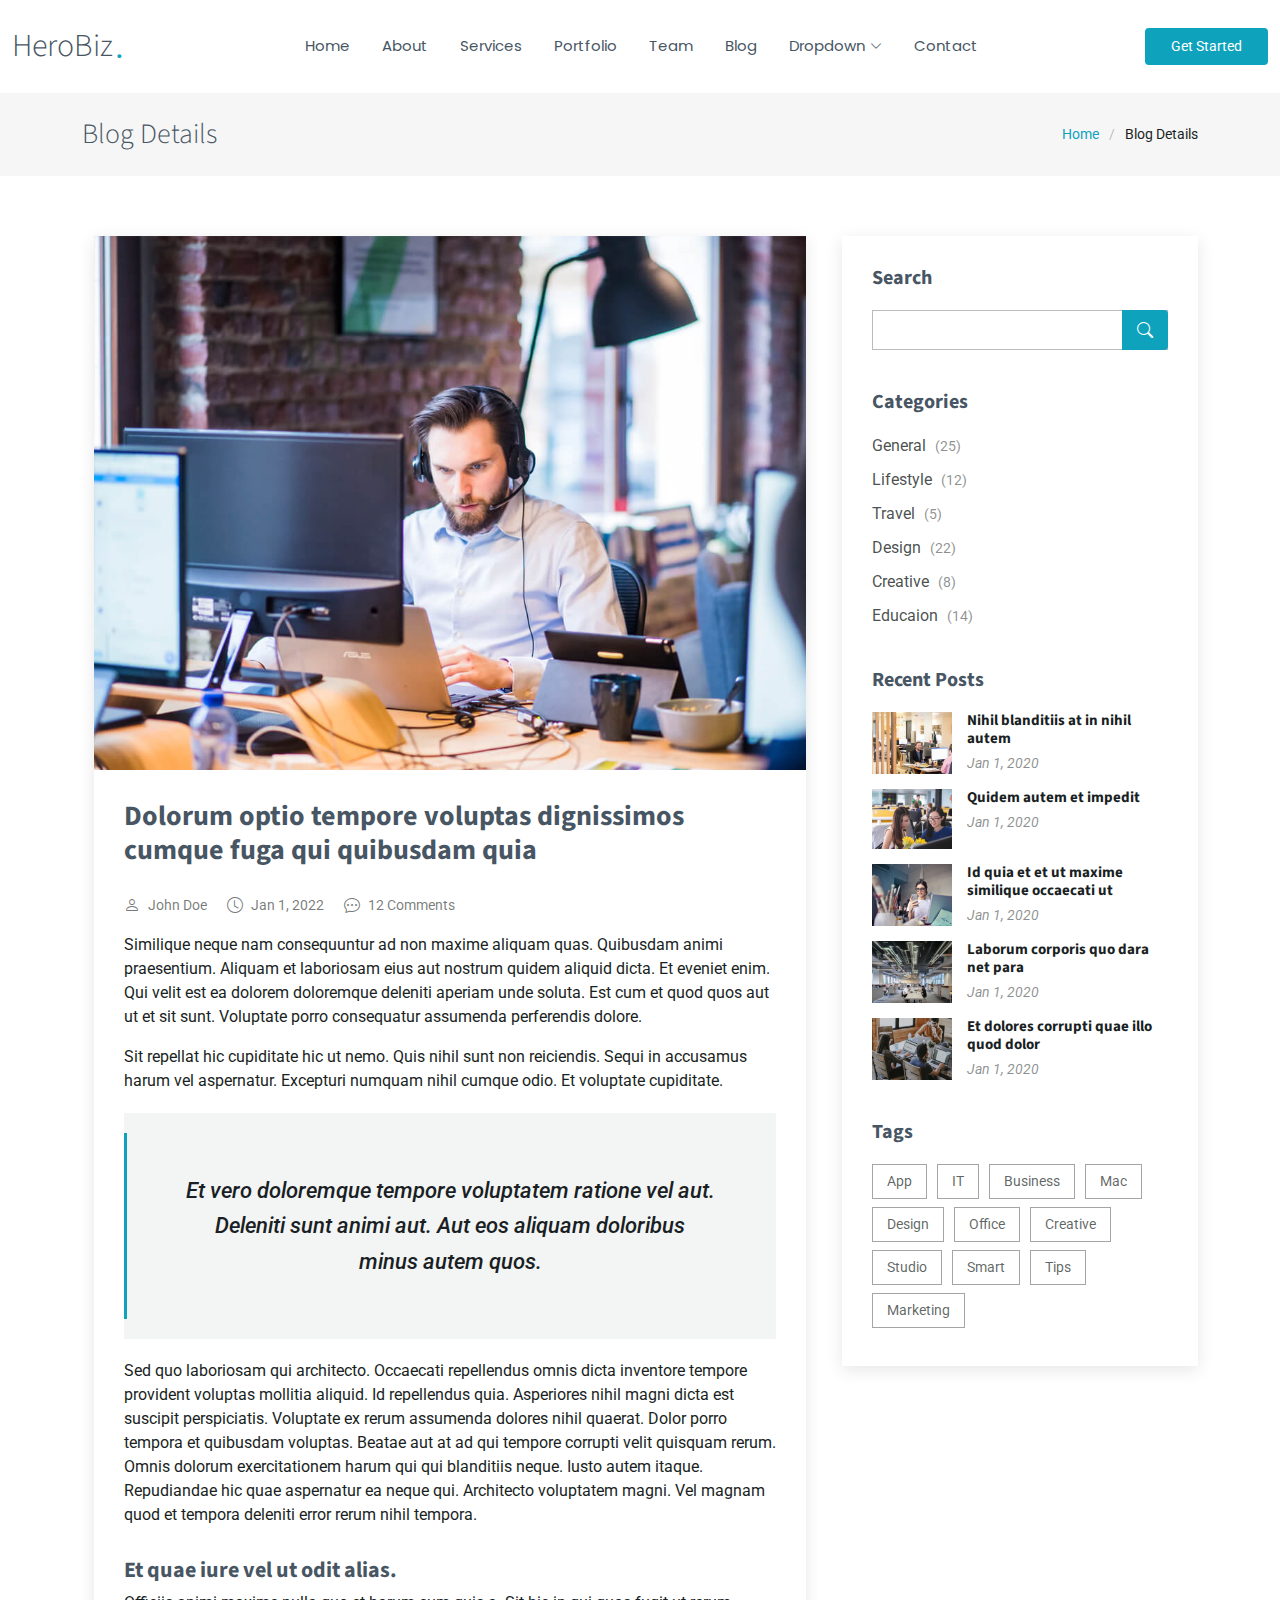
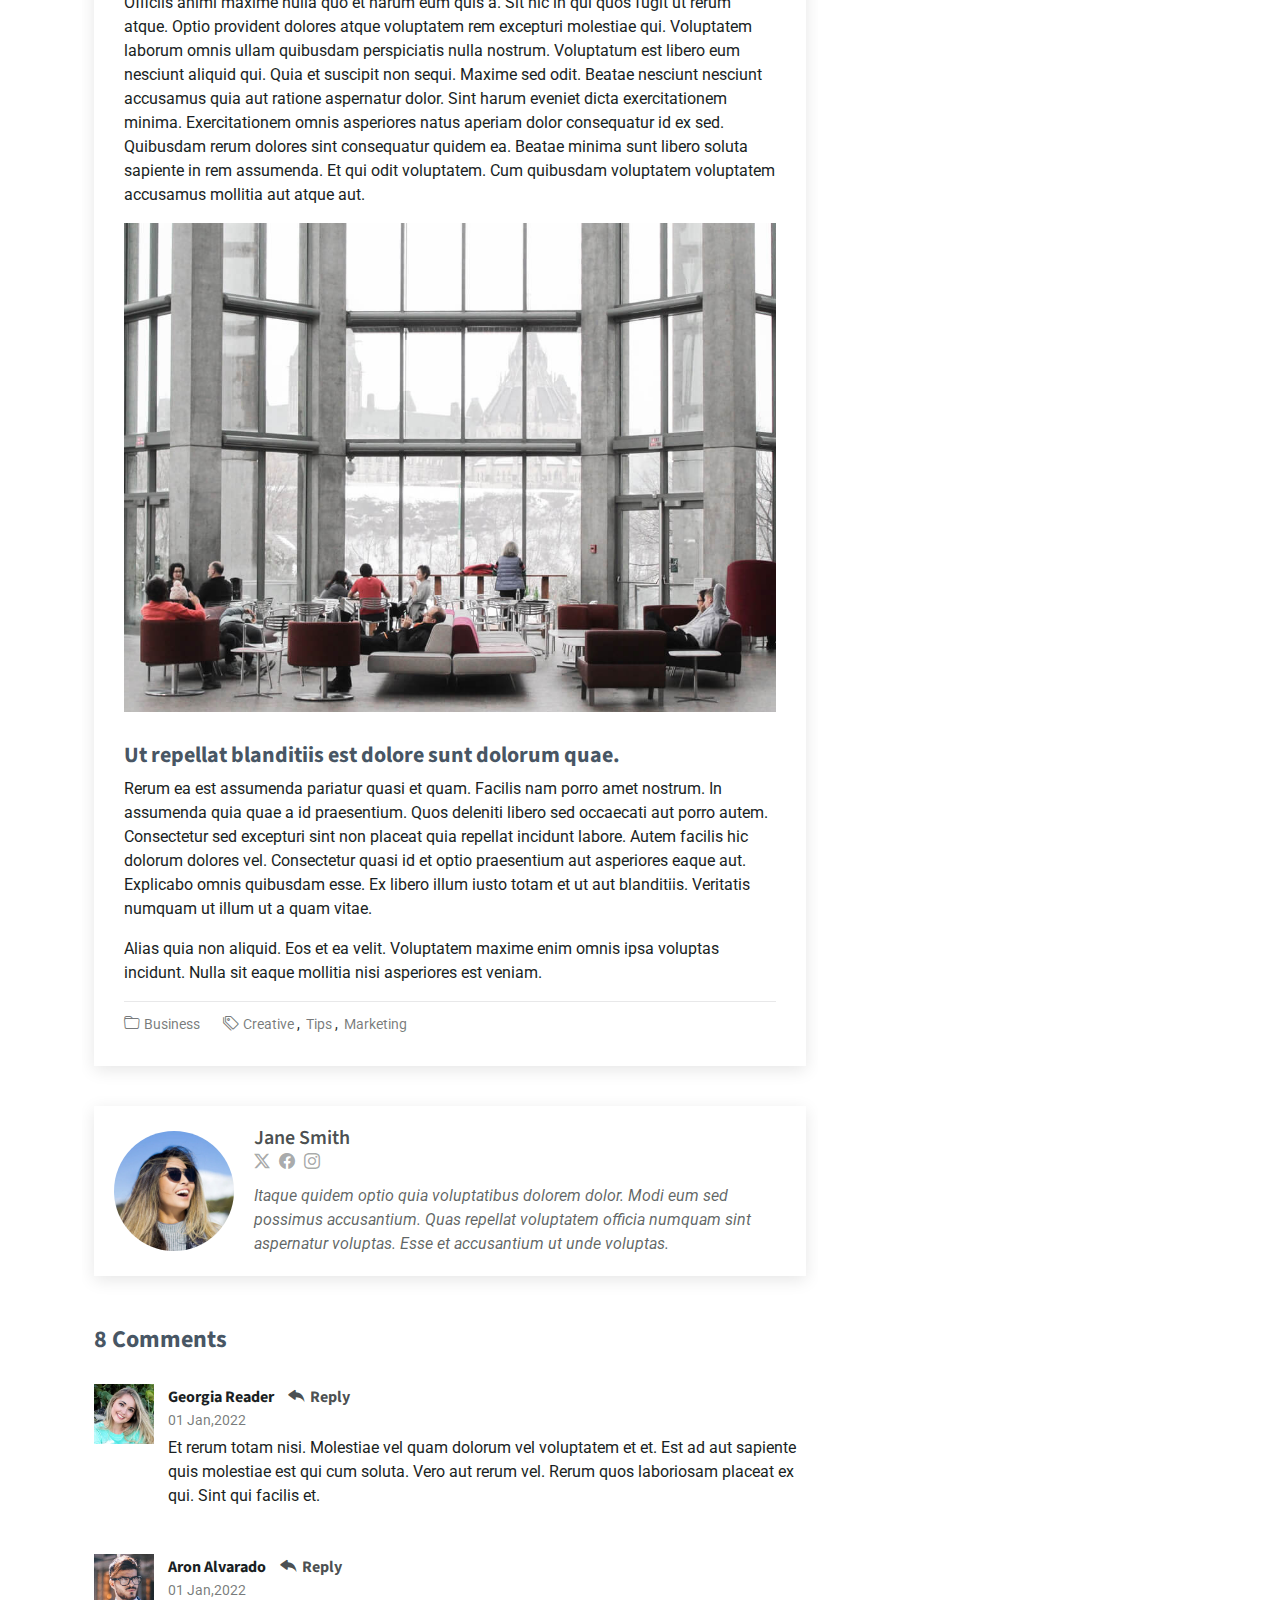
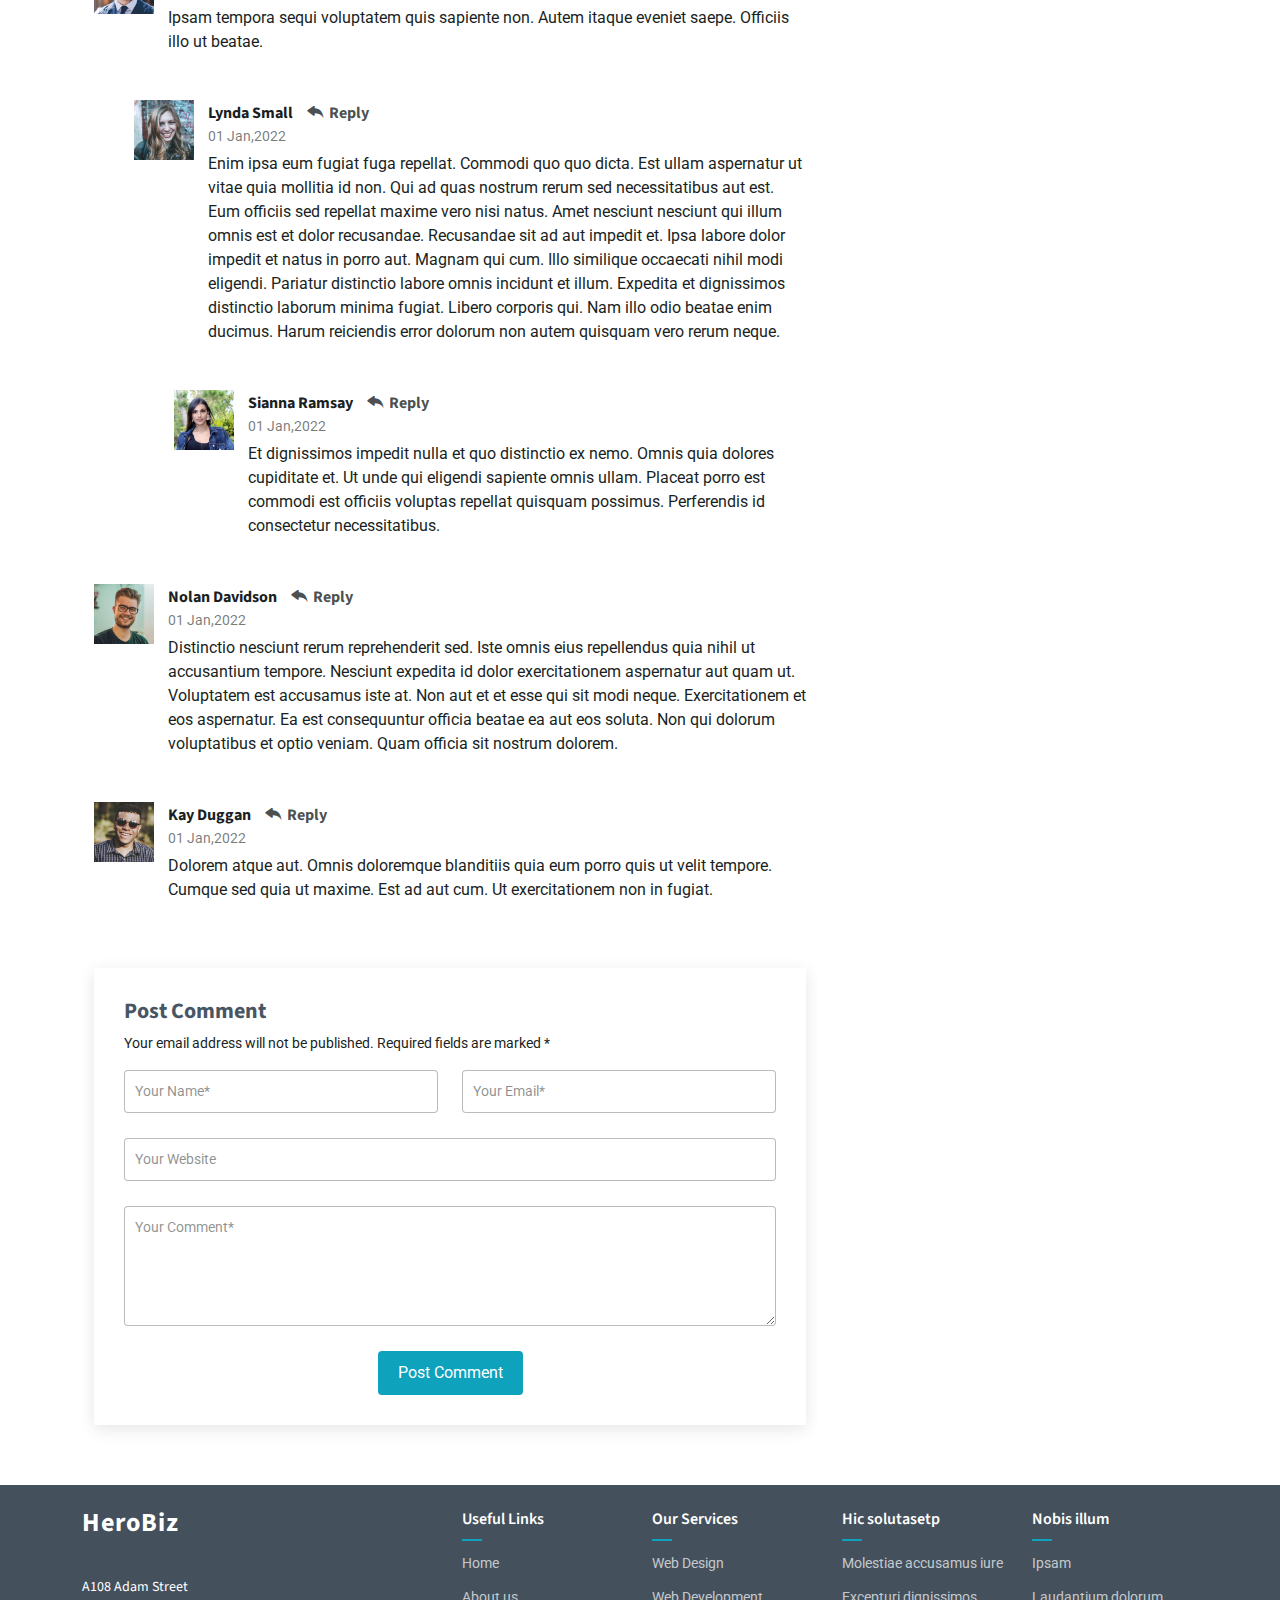
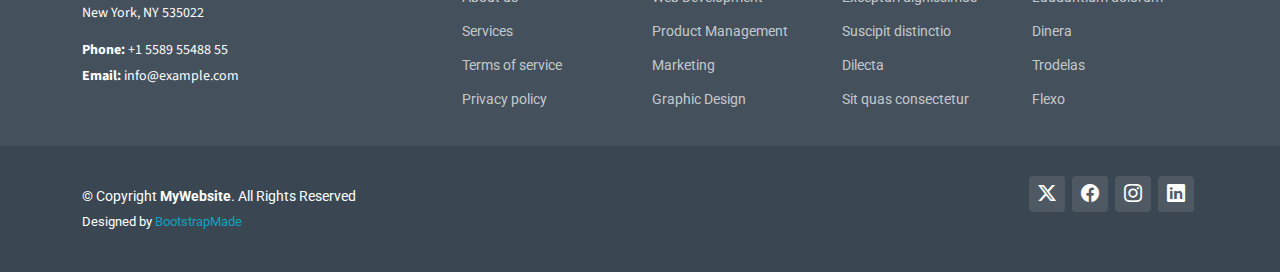
<file: blog-details.html>
<!DOCTYPE html>
<html lang="en">

<head>
  <meta charset="utf-8">
  <meta content="width=device-width, initial-scale=1.0" name="viewport">
  <title>Blog Details - HeroBiz Bootstrap Template</title>
  <meta name="description" content="">
  <meta name="keywords" content="">

  <!-- Favicons -->
  <link href="assets/img/favicon.png" rel="icon">
  <link href="assets/img/apple-touch-icon.png" rel="apple-touch-icon">

  <!-- Fonts -->
  <link href="https://fonts.googleapis.com" rel="preconnect">
  <link href="https://fonts.gstatic.com" rel="preconnect" crossorigin>
  <link href="https://fonts.googleapis.com/css2?family=Roboto:ital,wght@0,100;0,300;0,400;0,500;0,700;0,900;1,100;1,300;1,400;1,500;1,700;1,900&family=Poppins:ital,wght@0,100;0,200;0,300;0,400;0,500;0,600;0,700;0,800;0,900;1,100;1,200;1,300;1,400;1,500;1,600;1,700;1,800;1,900&family=Source+Sans+Pro:ital,wght@0,200;0,300;0,400;0,600;0,700;0,900;1,200;1,300;1,400;1,600;1,700;1,900&display=swap" rel="stylesheet">

  <!-- Vendor CSS Files -->
  <link href="assets/vendor/bootstrap/css/bootstrap.min.css" rel="stylesheet">
  <link href="assets/vendor/bootstrap-icons/bootstrap-icons.css" rel="stylesheet">
  <link href="assets/vendor/aos/aos.css" rel="stylesheet">
  <link href="assets/vendor/glightbox/css/glightbox.min.css" rel="stylesheet">
  <link href="assets/vendor/swiper/swiper-bundle.min.css" rel="stylesheet">

  <!-- Main CSS File -->
  <link href="assets/css/main.css" rel="stylesheet">

  <!-- =======================================================
  * Template Name: HeroBiz
  * Template URL: https://bootstrapmade.com/herobiz-bootstrap-business-template/
  * Updated: Aug 07 2024 with Bootstrap v5.3.3
  * Author: BootstrapMade.com
  * License: https://bootstrapmade.com/license/
  ======================================================== -->
</head>

<body class="blog-details-page">

  <header id="header" class="header d-flex align-items-center sticky-top">
    <div class="container-fluid position-relative d-flex align-items-center justify-content-between">

      <a href="index.html" class="logo d-flex align-items-center me-auto me-xl-0">
        <!-- Uncomment the line below if you also wish to use an image logo -->
        <!-- <img src="assets/img/logo.png" alt=""> -->
        <h1 class="sitename">HeroBiz</h1>
        <span>.</span>
      </a>

      <nav id="navmenu" class="navmenu">
        <ul>
          <li><a href="#hero">Home<br></a></li>
          <li><a href="#about">About</a></li>
          <li><a href="#services">Services</a></li>
          <li><a href="#portfolio">Portfolio</a></li>
          <li><a href="#team">Team</a></li>
          <li><a href="blog.html">Blog</a></li>
          <li class="dropdown"><a href="#"><span>Dropdown</span> <i class="bi bi-chevron-down toggle-dropdown"></i></a>
            <ul>
              <li><a href="#">Dropdown 1</a></li>
              <li class="dropdown"><a href="#"><span>Deep Dropdown</span> <i class="bi bi-chevron-down toggle-dropdown"></i></a>
                <ul>
                  <li><a href="#">Deep Dropdown 1</a></li>
                  <li><a href="#">Deep Dropdown 2</a></li>
                  <li><a href="#">Deep Dropdown 3</a></li>
                  <li><a href="#">Deep Dropdown 4</a></li>
                  <li><a href="#">Deep Dropdown 5</a></li>
                </ul>
              </li>
              <li><a href="#">Dropdown 2</a></li>
              <li><a href="#">Dropdown 3</a></li>
              <li><a href="#">Dropdown 4</a></li>
            </ul>
          </li>
          <li><a href="#contact">Contact</a></li>
        </ul>
        <i class="mobile-nav-toggle d-xl-none bi bi-list"></i>
      </nav>

      <a class="btn-getstarted" href="index.html#about">Get Started</a>

    </div>
  </header>

  <main class="main">

    <!-- Page Title -->
    <div class="page-title">
      <div class="container d-lg-flex justify-content-between align-items-center">
        <h1 class="mb-2 mb-lg-0">Blog Details</h1>
        <nav class="breadcrumbs">
          <ol>
            <li><a href="index.html">Home</a></li>
            <li class="current">Blog Details</li>
          </ol>
        </nav>
      </div>
    </div><!-- End Page Title -->

    <div class="container">
      <div class="row">

        <div class="col-lg-8">

          <!-- Blog Details Section -->
          <section id="blog-details" class="blog-details section">
            <div class="container">

              <article class="article">

                <div class="post-img">
                  <img src="assets/img/blog/blog-1.jpg" alt="" class="img-fluid">
                </div>

                <h2 class="title">Dolorum optio tempore voluptas dignissimos cumque fuga qui quibusdam quia</h2>

                <div class="meta-top">
                  <ul>
                    <li class="d-flex align-items-center"><i class="bi bi-person"></i> <a href="blog-details.html">John Doe</a></li>
                    <li class="d-flex align-items-center"><i class="bi bi-clock"></i> <a href="blog-details.html"><time datetime="2020-01-01">Jan 1, 2022</time></a></li>
                    <li class="d-flex align-items-center"><i class="bi bi-chat-dots"></i> <a href="blog-details.html">12 Comments</a></li>
                  </ul>
                </div><!-- End meta top -->

                <div class="content">
                  <p>
                    Similique neque nam consequuntur ad non maxime aliquam quas. Quibusdam animi praesentium. Aliquam et laboriosam eius aut nostrum quidem aliquid dicta.
                    Et eveniet enim. Qui velit est ea dolorem doloremque deleniti aperiam unde soluta. Est cum et quod quos aut ut et sit sunt. Voluptate porro consequatur assumenda perferendis dolore.
                  </p>

                  <p>
                    Sit repellat hic cupiditate hic ut nemo. Quis nihil sunt non reiciendis. Sequi in accusamus harum vel aspernatur. Excepturi numquam nihil cumque odio. Et voluptate cupiditate.
                  </p>

                  <blockquote>
                    <p>
                      Et vero doloremque tempore voluptatem ratione vel aut. Deleniti sunt animi aut. Aut eos aliquam doloribus minus autem quos.
                    </p>
                  </blockquote>

                  <p>
                    Sed quo laboriosam qui architecto. Occaecati repellendus omnis dicta inventore tempore provident voluptas mollitia aliquid. Id repellendus quia. Asperiores nihil magni dicta est suscipit perspiciatis. Voluptate ex rerum assumenda dolores nihil quaerat.
                    Dolor porro tempora et quibusdam voluptas. Beatae aut at ad qui tempore corrupti velit quisquam rerum. Omnis dolorum exercitationem harum qui qui blanditiis neque.
                    Iusto autem itaque. Repudiandae hic quae aspernatur ea neque qui. Architecto voluptatem magni. Vel magnam quod et tempora deleniti error rerum nihil tempora.
                  </p>

                  <h3>Et quae iure vel ut odit alias.</h3>
                  <p>
                    Officiis animi maxime nulla quo et harum eum quis a. Sit hic in qui quos fugit ut rerum atque. Optio provident dolores atque voluptatem rem excepturi molestiae qui. Voluptatem laborum omnis ullam quibusdam perspiciatis nulla nostrum. Voluptatum est libero eum nesciunt aliquid qui.
                    Quia et suscipit non sequi. Maxime sed odit. Beatae nesciunt nesciunt accusamus quia aut ratione aspernatur dolor. Sint harum eveniet dicta exercitationem minima. Exercitationem omnis asperiores natus aperiam dolor consequatur id ex sed. Quibusdam rerum dolores sint consequatur quidem ea.
                    Beatae minima sunt libero soluta sapiente in rem assumenda. Et qui odit voluptatem. Cum quibusdam voluptatem voluptatem accusamus mollitia aut atque aut.
                  </p>
                  <img src="assets/img/blog/blog-inside-post.jpg" class="img-fluid" alt="">

                  <h3>Ut repellat blanditiis est dolore sunt dolorum quae.</h3>
                  <p>
                    Rerum ea est assumenda pariatur quasi et quam. Facilis nam porro amet nostrum. In assumenda quia quae a id praesentium. Quos deleniti libero sed occaecati aut porro autem. Consectetur sed excepturi sint non placeat quia repellat incidunt labore. Autem facilis hic dolorum dolores vel.
                    Consectetur quasi id et optio praesentium aut asperiores eaque aut. Explicabo omnis quibusdam esse. Ex libero illum iusto totam et ut aut blanditiis. Veritatis numquam ut illum ut a quam vitae.
                  </p>
                  <p>
                    Alias quia non aliquid. Eos et ea velit. Voluptatem maxime enim omnis ipsa voluptas incidunt. Nulla sit eaque mollitia nisi asperiores est veniam.
                  </p>

                </div><!-- End post content -->

                <div class="meta-bottom">
                  <i class="bi bi-folder"></i>
                  <ul class="cats">
                    <li><a href="#">Business</a></li>
                  </ul>

                  <i class="bi bi-tags"></i>
                  <ul class="tags">
                    <li><a href="#">Creative</a></li>
                    <li><a href="#">Tips</a></li>
                    <li><a href="#">Marketing</a></li>
                  </ul>
                </div><!-- End meta bottom -->

              </article>

            </div>
          </section><!-- /Blog Details Section -->

          <!-- Blog Author Section -->
          <section id="blog-author" class="blog-author section">

            <div class="container">
              <div class="author-container d-flex align-items-center">
                <img src="assets/img/blog/blog-author.jpg" class="rounded-circle flex-shrink-0" alt="">
                <div>
                  <h4>Jane Smith</h4>
                  <div class="social-links">
                    <a href="https://x.com/#"><i class="bi bi-twitter-x"></i></a>
                    <a href="https://facebook.com/#"><i class="bi bi-facebook"></i></a>
                    <a href="https://instagram.com/#"><i class="biu bi-instagram"></i></a>
                  </div>
                  <p>
                    Itaque quidem optio quia voluptatibus dolorem dolor. Modi eum sed possimus accusantium. Quas repellat voluptatem officia numquam sint aspernatur voluptas. Esse et accusantium ut unde voluptas.
                  </p>
                </div>
              </div>
            </div>

          </section><!-- /Blog Author Section -->

          <!-- Blog Comments Section -->
          <section id="blog-comments" class="blog-comments section">

            <div class="container">

              <h4 class="comments-count">8 Comments</h4>

              <div id="comment-1" class="comment">
                <div class="d-flex">
                  <div class="comment-img"><img src="assets/img/blog/comments-1.jpg" alt=""></div>
                  <div>
                    <h5><a href="">Georgia Reader</a> <a href="#" class="reply"><i class="bi bi-reply-fill"></i> Reply</a></h5>
                    <time datetime="2020-01-01">01 Jan,2022</time>
                    <p>
                      Et rerum totam nisi. Molestiae vel quam dolorum vel voluptatem et et. Est ad aut sapiente quis molestiae est qui cum soluta.
                      Vero aut rerum vel. Rerum quos laboriosam placeat ex qui. Sint qui facilis et.
                    </p>
                  </div>
                </div>
              </div><!-- End comment #1 -->

              <div id="comment-2" class="comment">
                <div class="d-flex">
                  <div class="comment-img"><img src="assets/img/blog/comments-2.jpg" alt=""></div>
                  <div>
                    <h5><a href="">Aron Alvarado</a> <a href="#" class="reply"><i class="bi bi-reply-fill"></i> Reply</a></h5>
                    <time datetime="2020-01-01">01 Jan,2022</time>
                    <p>
                      Ipsam tempora sequi voluptatem quis sapiente non. Autem itaque eveniet saepe. Officiis illo ut beatae.
                    </p>
                  </div>
                </div>

                <div id="comment-reply-1" class="comment comment-reply">
                  <div class="d-flex">
                    <div class="comment-img"><img src="assets/img/blog/comments-3.jpg" alt=""></div>
                    <div>
                      <h5><a href="">Lynda Small</a> <a href="#" class="reply"><i class="bi bi-reply-fill"></i> Reply</a></h5>
                      <time datetime="2020-01-01">01 Jan,2022</time>
                      <p>
                        Enim ipsa eum fugiat fuga repellat. Commodi quo quo dicta. Est ullam aspernatur ut vitae quia mollitia id non. Qui ad quas nostrum rerum sed necessitatibus aut est. Eum officiis sed repellat maxime vero nisi natus. Amet nesciunt nesciunt qui illum omnis est et dolor recusandae.

                        Recusandae sit ad aut impedit et. Ipsa labore dolor impedit et natus in porro aut. Magnam qui cum. Illo similique occaecati nihil modi eligendi. Pariatur distinctio labore omnis incidunt et illum. Expedita et dignissimos distinctio laborum minima fugiat.

                        Libero corporis qui. Nam illo odio beatae enim ducimus. Harum reiciendis error dolorum non autem quisquam vero rerum neque.
                      </p>
                    </div>
                  </div>

                  <div id="comment-reply-2" class="comment comment-reply">
                    <div class="d-flex">
                      <div class="comment-img"><img src="assets/img/blog/comments-4.jpg" alt=""></div>
                      <div>
                        <h5><a href="">Sianna Ramsay</a> <a href="#" class="reply"><i class="bi bi-reply-fill"></i> Reply</a></h5>
                        <time datetime="2020-01-01">01 Jan,2022</time>
                        <p>
                          Et dignissimos impedit nulla et quo distinctio ex nemo. Omnis quia dolores cupiditate et. Ut unde qui eligendi sapiente omnis ullam. Placeat porro est commodi est officiis voluptas repellat quisquam possimus. Perferendis id consectetur necessitatibus.
                        </p>
                      </div>
                    </div>

                  </div><!-- End comment reply #2-->

                </div><!-- End comment reply #1-->

              </div><!-- End comment #2-->

              <div id="comment-3" class="comment">
                <div class="d-flex">
                  <div class="comment-img"><img src="assets/img/blog/comments-5.jpg" alt=""></div>
                  <div>
                    <h5><a href="">Nolan Davidson</a> <a href="#" class="reply"><i class="bi bi-reply-fill"></i> Reply</a></h5>
                    <time datetime="2020-01-01">01 Jan,2022</time>
                    <p>
                      Distinctio nesciunt rerum reprehenderit sed. Iste omnis eius repellendus quia nihil ut accusantium tempore. Nesciunt expedita id dolor exercitationem aspernatur aut quam ut. Voluptatem est accusamus iste at.
                      Non aut et et esse qui sit modi neque. Exercitationem et eos aspernatur. Ea est consequuntur officia beatae ea aut eos soluta. Non qui dolorum voluptatibus et optio veniam. Quam officia sit nostrum dolorem.
                    </p>
                  </div>
                </div>

              </div><!-- End comment #3 -->

              <div id="comment-4" class="comment">
                <div class="d-flex">
                  <div class="comment-img"><img src="assets/img/blog/comments-6.jpg" alt=""></div>
                  <div>
                    <h5><a href="">Kay Duggan</a> <a href="#" class="reply"><i class="bi bi-reply-fill"></i> Reply</a></h5>
                    <time datetime="2020-01-01">01 Jan,2022</time>
                    <p>
                      Dolorem atque aut. Omnis doloremque blanditiis quia eum porro quis ut velit tempore. Cumque sed quia ut maxime. Est ad aut cum. Ut exercitationem non in fugiat.
                    </p>
                  </div>
                </div>

              </div><!-- End comment #4 -->

            </div>

          </section><!-- /Blog Comments Section -->

          <!-- Comment Form Section -->
          <section id="comment-form" class="comment-form section">
            <div class="container">

              <form action="">

                <h4>Post Comment</h4>
                <p>Your email address will not be published. Required fields are marked * </p>
                <div class="row">
                  <div class="col-md-6 form-group">
                    <input name="name" type="text" class="form-control" placeholder="Your Name*">
                  </div>
                  <div class="col-md-6 form-group">
                    <input name="email" type="text" class="form-control" placeholder="Your Email*">
                  </div>
                </div>
                <div class="row">
                  <div class="col form-group">
                    <input name="website" type="text" class="form-control" placeholder="Your Website">
                  </div>
                </div>
                <div class="row">
                  <div class="col form-group">
                    <textarea name="comment" class="form-control" placeholder="Your Comment*"></textarea>
                  </div>
                </div>

                <div class="text-center">
                  <button type="submit" class="btn btn-primary">Post Comment</button>
                </div>

              </form>

            </div>
          </section><!-- /Comment Form Section -->

        </div>

        <div class="col-lg-4 sidebar">

          <div class="widgets-container">

            <!-- Search Widget -->
            <div class="search-widget widget-item">

              <h3 class="widget-title">Search</h3>
              <form action="">
                <input type="text">
                <button type="submit" title="Search"><i class="bi bi-search"></i></button>
              </form>

            </div><!--/Search Widget -->

            <!-- Categories Widget -->
            <div class="categories-widget widget-item">

              <h3 class="widget-title">Categories</h3>
              <ul class="mt-3">
                <li><a href="#">General <span>(25)</span></a></li>
                <li><a href="#">Lifestyle <span>(12)</span></a></li>
                <li><a href="#">Travel <span>(5)</span></a></li>
                <li><a href="#">Design <span>(22)</span></a></li>
                <li><a href="#">Creative <span>(8)</span></a></li>
                <li><a href="#">Educaion <span>(14)</span></a></li>
              </ul>

            </div><!--/Categories Widget -->

            <!-- Recent Posts Widget -->
            <div class="recent-posts-widget widget-item">

              <h3 class="widget-title">Recent Posts</h3>

              <div class="post-item">
                <img src="assets/img/blog/blog-recent-1.jpg" alt="" class="flex-shrink-0">
                <div>
                  <h4><a href="blog-details.html">Nihil blanditiis at in nihil autem</a></h4>
                  <time datetime="2020-01-01">Jan 1, 2020</time>
                </div>
              </div><!-- End recent post item-->

              <div class="post-item">
                <img src="assets/img/blog/blog-recent-2.jpg" alt="" class="flex-shrink-0">
                <div>
                  <h4><a href="blog-details.html">Quidem autem et impedit</a></h4>
                  <time datetime="2020-01-01">Jan 1, 2020</time>
                </div>
              </div><!-- End recent post item-->

              <div class="post-item">
                <img src="assets/img/blog/blog-recent-3.jpg" alt="" class="flex-shrink-0">
                <div>
                  <h4><a href="blog-details.html">Id quia et et ut maxime similique occaecati ut</a></h4>
                  <time datetime="2020-01-01">Jan 1, 2020</time>
                </div>
              </div><!-- End recent post item-->

              <div class="post-item">
                <img src="assets/img/blog/blog-recent-4.jpg" alt="" class="flex-shrink-0">
                <div>
                  <h4><a href="blog-details.html">Laborum corporis quo dara net para</a></h4>
                  <time datetime="2020-01-01">Jan 1, 2020</time>
                </div>
              </div><!-- End recent post item-->

              <div class="post-item">
                <img src="assets/img/blog/blog-recent-5.jpg" alt="" class="flex-shrink-0">
                <div>
                  <h4><a href="blog-details.html">Et dolores corrupti quae illo quod dolor</a></h4>
                  <time datetime="2020-01-01">Jan 1, 2020</time>
                </div>
              </div><!-- End recent post item-->

            </div><!--/Recent Posts Widget -->

            <!-- Tags Widget -->
            <div class="tags-widget widget-item">

              <h3 class="widget-title">Tags</h3>
              <ul>
                <li><a href="#">App</a></li>
                <li><a href="#">IT</a></li>
                <li><a href="#">Business</a></li>
                <li><a href="#">Mac</a></li>
                <li><a href="#">Design</a></li>
                <li><a href="#">Office</a></li>
                <li><a href="#">Creative</a></li>
                <li><a href="#">Studio</a></li>
                <li><a href="#">Smart</a></li>
                <li><a href="#">Tips</a></li>
                <li><a href="#">Marketing</a></li>
              </ul>

            </div><!--/Tags Widget -->

          </div>

        </div>

      </div>
    </div>

  </main>

  <footer id="footer" class="footer dark-background">

    <div class="footer-top">
      <div class="container">
        <div class="row gy-4">
          <div class="col-lg-4 col-md-6 footer-about">
            <a href="index.html" class="logo d-flex align-items-center">
              <span class="sitename">HeroBiz</span>
            </a>
            <div class="footer-contact pt-3">
              <p>A108 Adam Street</p>
              <p>New York, NY 535022</p>
              <p class="mt-3"><strong>Phone:</strong> <span>+1 5589 55488 55</span></p>
              <p><strong>Email:</strong> <span>info@example.com</span></p>
            </div>
          </div>

          <div class="col-lg-2 col-md-3 footer-links">
            <h4>Useful Links</h4>
            <ul>
              <li><a href="#">Home</a></li>
              <li><a href="#">About us</a></li>
              <li><a href="#">Services</a></li>
              <li><a href="#">Terms of service</a></li>
              <li><a href="#">Privacy policy</a></li>
            </ul>
          </div>

          <div class="col-lg-2 col-md-3 footer-links">
            <h4>Our Services</h4>
            <ul>
              <li><a href="#">Web Design</a></li>
              <li><a href="#">Web Development</a></li>
              <li><a href="#">Product Management</a></li>
              <li><a href="#">Marketing</a></li>
              <li><a href="#">Graphic Design</a></li>
            </ul>
          </div>

          <div class="col-lg-2 col-md-3 footer-links">
            <h4>Hic solutasetp</h4>
            <ul>
              <li><a href="#">Molestiae accusamus iure</a></li>
              <li><a href="#">Excepturi dignissimos</a></li>
              <li><a href="#">Suscipit distinctio</a></li>
              <li><a href="#">Dilecta</a></li>
              <li><a href="#">Sit quas consectetur</a></li>
            </ul>
          </div>

          <div class="col-lg-2 col-md-3 footer-links">
            <h4>Nobis illum</h4>
            <ul>
              <li><a href="#">Ipsam</a></li>
              <li><a href="#">Laudantium dolorum</a></li>
              <li><a href="#">Dinera</a></li>
              <li><a href="#">Trodelas</a></li>
              <li><a href="#">Flexo</a></li>
            </ul>
          </div>

        </div>
      </div>
    </div>

    <div class="copyright text-center">
      <div class="container d-flex flex-column flex-lg-row justify-content-center justify-content-lg-between align-items-center">

        <div class="d-flex flex-column align-items-center align-items-lg-start">
          <div>
            © Copyright <strong><span>MyWebsite</span></strong>. All Rights Reserved
          </div>
          <div class="credits">
            <!-- All the links in the footer should remain intact. -->
            <!-- You can delete the links only if you purchased the pro version. -->
            <!-- Licensing information: https://bootstrapmade.com/license/ -->
            <!-- Purchase the pro version with working PHP/AJAX contact form: https://bootstrapmade.com/herobiz-bootstrap-business-template/ -->
            Designed by <a href="https://bootstrapmade.com/">BootstrapMade</a>
          </div>
        </div>

        <div class="social-links order-first order-lg-last mb-3 mb-lg-0">
          <a href=""><i class="bi bi-twitter-x"></i></a>
          <a href=""><i class="bi bi-facebook"></i></a>
          <a href=""><i class="bi bi-instagram"></i></a>
          <a href=""><i class="bi bi-linkedin"></i></a>
        </div>

      </div>
    </div>

  </footer>

  <!-- Scroll Top -->
  <a href="#" id="scroll-top" class="scroll-top d-flex align-items-center justify-content-center"><i class="bi bi-arrow-up-short"></i></a>

  <!-- Preloader -->
  <div id="preloader"></div>

  <!-- Vendor JS Files -->
  <script src="assets/vendor/bootstrap/js/bootstrap.bundle.min.js"></script>
  <script src="assets/vendor/php-email-form/validate.js"></script>
  <script src="assets/vendor/aos/aos.js"></script>
  <script src="assets/vendor/glightbox/js/glightbox.min.js"></script>
  <script src="assets/vendor/swiper/swiper-bundle.min.js"></script>
  <script src="assets/vendor/imagesloaded/imagesloaded.pkgd.min.js"></script>
  <script src="assets/vendor/isotope-layout/isotope.pkgd.min.js"></script>

  <!-- Main JS File -->
  <script src="assets/js/main.js"></script>

</body>

</html>
</file>
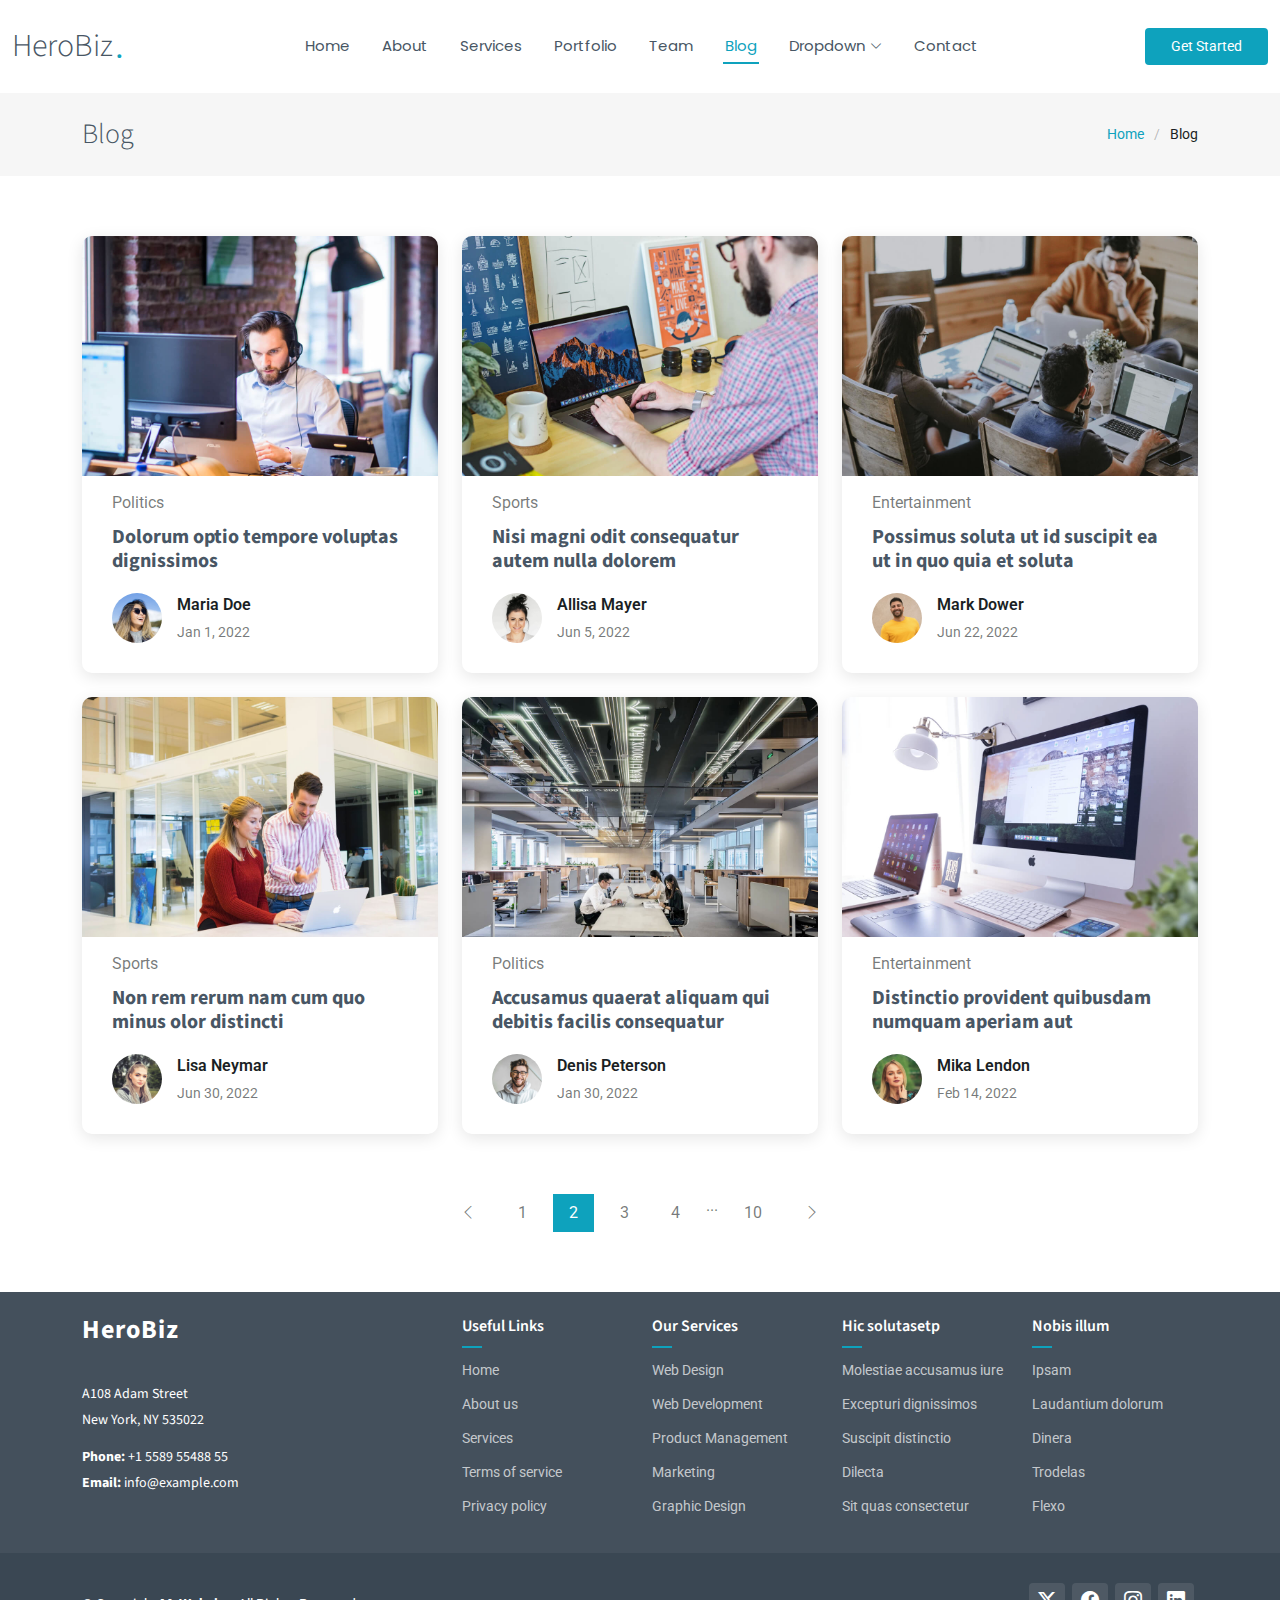
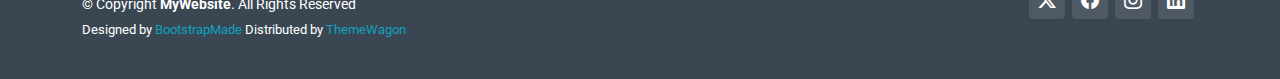
<file: blog.html>
<!DOCTYPE html>
<html lang="en">

<head>
  <meta charset="utf-8">
  <meta content="width=device-width, initial-scale=1.0" name="viewport">
  <title>Blog - HeroBiz Bootstrap Template</title>
  <meta name="description" content="">
  <meta name="keywords" content="">

  <!-- Favicons -->
  <link href="assets/img/favicon.png" rel="icon">
  <link href="assets/img/apple-touch-icon.png" rel="apple-touch-icon">

  <!-- Fonts -->
  <link href="https://fonts.googleapis.com" rel="preconnect">
  <link href="https://fonts.gstatic.com" rel="preconnect" crossorigin>
  <link href="https://fonts.googleapis.com/css2?family=Roboto:ital,wght@0,100;0,300;0,400;0,500;0,700;0,900;1,100;1,300;1,400;1,500;1,700;1,900&family=Poppins:ital,wght@0,100;0,200;0,300;0,400;0,500;0,600;0,700;0,800;0,900;1,100;1,200;1,300;1,400;1,500;1,600;1,700;1,800;1,900&family=Source+Sans+Pro:ital,wght@0,200;0,300;0,400;0,600;0,700;0,900;1,200;1,300;1,400;1,600;1,700;1,900&display=swap" rel="stylesheet">

  <!-- Vendor CSS Files -->
  <link href="assets/vendor/bootstrap/css/bootstrap.min.css" rel="stylesheet">
  <link href="assets/vendor/bootstrap-icons/bootstrap-icons.css" rel="stylesheet">
  <link href="assets/vendor/aos/aos.css" rel="stylesheet">
  <link href="assets/vendor/glightbox/css/glightbox.min.css" rel="stylesheet">
  <link href="assets/vendor/swiper/swiper-bundle.min.css" rel="stylesheet">

  <!-- Main CSS File -->
  <link href="assets/css/main.css" rel="stylesheet">

  <!-- =======================================================
  * Template Name: HeroBiz
  * Template URL: https://bootstrapmade.com/herobiz-bootstrap-business-template/
  * Updated: Aug 07 2024 with Bootstrap v5.3.3
  * Author: BootstrapMade.com
  * License: https://bootstrapmade.com/license/
  ======================================================== -->
</head>

<body class="blog-page">

  <header id="header" class="header d-flex align-items-center sticky-top">
    <div class="container-fluid position-relative d-flex align-items-center justify-content-between">

      <a href="index.html" class="logo d-flex align-items-center me-auto me-xl-0">
        <!-- Uncomment the line below if you also wish to use an image logo -->
        <!-- <img src="assets/img/logo.png" alt=""> -->
        <h1 class="sitename">HeroBiz</h1>
        <span>.</span>
      </a>

      <nav id="navmenu" class="navmenu">
        <ul>
          <li><a href="#hero">Home<br></a></li>
          <li><a href="#about">About</a></li>
          <li><a href="#services">Services</a></li>
          <li><a href="#portfolio">Portfolio</a></li>
          <li><a href="#team">Team</a></li>
          <li><a href="blog.html" class="active">Blog</a></li>
          <li class="dropdown"><a href="#"><span>Dropdown</span> <i class="bi bi-chevron-down toggle-dropdown"></i></a>
            <ul>
              <li><a href="#">Dropdown 1</a></li>
              <li class="dropdown"><a href="#"><span>Deep Dropdown</span> <i class="bi bi-chevron-down toggle-dropdown"></i></a>
                <ul>
                  <li><a href="#">Deep Dropdown 1</a></li>
                  <li><a href="#">Deep Dropdown 2</a></li>
                  <li><a href="#">Deep Dropdown 3</a></li>
                  <li><a href="#">Deep Dropdown 4</a></li>
                  <li><a href="#">Deep Dropdown 5</a></li>
                </ul>
              </li>
              <li><a href="#">Dropdown 2</a></li>
              <li><a href="#">Dropdown 3</a></li>
              <li><a href="#">Dropdown 4</a></li>
            </ul>
          </li>
          <li><a href="#contact">Contact</a></li>
        </ul>
        <i class="mobile-nav-toggle d-xl-none bi bi-list"></i>
      </nav>

      <a class="btn-getstarted" href="index.html#about">Get Started</a>

    </div>
  </header>

  <main class="main">

    <!-- Page Title -->
    <div class="page-title">
      <div class="container d-lg-flex justify-content-between align-items-center">
        <h1 class="mb-2 mb-lg-0">Blog</h1>
        <nav class="breadcrumbs">
          <ol>
            <li><a href="index.html">Home</a></li>
            <li class="current">Blog</li>
          </ol>
        </nav>
      </div>
    </div><!-- End Page Title -->

    <!-- Blog Posts Section -->
    <section id="blog-posts" class="blog-posts section">

      <div class="container">
        <div class="row gy-4">

          <div class="col-lg-4">
            <article>

              <div class="post-img">
                <img src="assets/img/blog/blog-1.jpg" alt="" class="img-fluid">
              </div>

              <p class="post-category">Politics</p>

              <h2 class="title">
                <a href="blog-details.html">Dolorum optio tempore voluptas dignissimos</a>
              </h2>

              <div class="d-flex align-items-center">
                <img src="assets/img/blog/blog-author.jpg" alt="" class="img-fluid post-author-img flex-shrink-0">
                <div class="post-meta">
                  <p class="post-author">Maria Doe</p>
                  <p class="post-date">
                    <time datetime="2022-01-01">Jan 1, 2022</time>
                  </p>
                </div>
              </div>

            </article>
          </div><!-- End post list item -->

          <div class="col-lg-4">
            <article>

              <div class="post-img">
                <img src="assets/img/blog/blog-2.jpg" alt="" class="img-fluid">
              </div>

              <p class="post-category">Sports</p>

              <h2 class="title">
                <a href="blog-details.html">Nisi magni odit consequatur autem nulla dolorem</a>
              </h2>

              <div class="d-flex align-items-center">
                <img src="assets/img/blog/blog-author-2.jpg" alt="" class="img-fluid post-author-img flex-shrink-0">
                <div class="post-meta">
                  <p class="post-author">Allisa Mayer</p>
                  <p class="post-date">
                    <time datetime="2022-01-01">Jun 5, 2022</time>
                  </p>
                </div>
              </div>

            </article>
          </div><!-- End post list item -->

          <div class="col-lg-4">
            <article>

              <div class="post-img">
                <img src="assets/img/blog/blog-3.jpg" alt="" class="img-fluid">
              </div>

              <p class="post-category">Entertainment</p>

              <h2 class="title">
                <a href="blog-details.html">Possimus soluta ut id suscipit ea ut in quo quia et soluta</a>
              </h2>

              <div class="d-flex align-items-center">
                <img src="assets/img/blog/blog-author-3.jpg" alt="" class="img-fluid post-author-img flex-shrink-0">
                <div class="post-meta">
                  <p class="post-author">Mark Dower</p>
                  <p class="post-date">
                    <time datetime="2022-01-01">Jun 22, 2022</time>
                  </p>
                </div>
              </div>

            </article>
          </div><!-- End post list item -->

          <div class="col-lg-4">
            <article>

              <div class="post-img">
                <img src="assets/img/blog/blog-4.jpg" alt="" class="img-fluid">
              </div>

              <p class="post-category">Sports</p>

              <h2 class="title">
                <a href="blog-details.html">Non rem rerum nam cum quo minus olor distincti</a>
              </h2>

              <div class="d-flex align-items-center">
                <img src="assets/img/blog/blog-author-4.jpg" alt="" class="img-fluid post-author-img flex-shrink-0">
                <div class="post-meta">
                  <p class="post-author">Lisa Neymar</p>
                  <p class="post-date">
                    <time datetime="2022-01-01">Jun 30, 2022</time>
                  </p>
                </div>
              </div>

            </article>
          </div><!-- End post list item -->

          <div class="col-lg-4">
            <article>

              <div class="post-img">
                <img src="assets/img/blog/blog-5.jpg" alt="" class="img-fluid">
              </div>

              <p class="post-category">Politics</p>

              <h2 class="title">
                <a href="blog-details.html">Accusamus quaerat aliquam qui debitis facilis consequatur</a>
              </h2>

              <div class="d-flex align-items-center">
                <img src="assets/img/blog/blog-author-5.jpg" alt="" class="img-fluid post-author-img flex-shrink-0">
                <div class="post-meta">
                  <p class="post-author">Denis Peterson</p>
                  <p class="post-date">
                    <time datetime="2022-01-01">Jan 30, 2022</time>
                  </p>
                </div>
              </div>

            </article>
          </div><!-- End post list item -->

          <div class="col-lg-4">
            <article>

              <div class="post-img">
                <img src="assets/img/blog/blog-6.jpg" alt="" class="img-fluid">
              </div>

              <p class="post-category">Entertainment</p>

              <h2 class="title">
                <a href="blog-details.html">Distinctio provident quibusdam numquam aperiam aut</a>
              </h2>

              <div class="d-flex align-items-center">
                <img src="assets/img/blog/blog-author-6.jpg" alt="" class="img-fluid post-author-img flex-shrink-0">
                <div class="post-meta">
                  <p class="post-author">Mika Lendon</p>
                  <p class="post-date">
                    <time datetime="2022-01-01">Feb 14, 2022</time>
                  </p>
                </div>
              </div>

            </article>
          </div><!-- End post list item -->

        </div>
      </div>

    </section><!-- /Blog Posts Section -->

    <!-- Blog Pagination Section -->
    <section id="blog-pagination" class="blog-pagination section">

      <div class="container">
        <div class="d-flex justify-content-center">
          <ul>
            <li><a href="#"><i class="bi bi-chevron-left"></i></a></li>
            <li><a href="#">1</a></li>
            <li><a href="#" class="active">2</a></li>
            <li><a href="#">3</a></li>
            <li><a href="#">4</a></li>
            <li>...</li>
            <li><a href="#">10</a></li>
            <li><a href="#"><i class="bi bi-chevron-right"></i></a></li>
          </ul>
        </div>
      </div>

    </section><!-- /Blog Pagination Section -->

  </main>

  <footer id="footer" class="footer dark-background">

    <div class="footer-top">
      <div class="container">
        <div class="row gy-4">
          <div class="col-lg-4 col-md-6 footer-about">
            <a href="index.html" class="logo d-flex align-items-center">
              <span class="sitename">HeroBiz</span>
            </a>
            <div class="footer-contact pt-3">
              <p>A108 Adam Street</p>
              <p>New York, NY 535022</p>
              <p class="mt-3"><strong>Phone:</strong> <span>+1 5589 55488 55</span></p>
              <p><strong>Email:</strong> <span>info@example.com</span></p>
            </div>
          </div>

          <div class="col-lg-2 col-md-3 footer-links">
            <h4>Useful Links</h4>
            <ul>
              <li><a href="#">Home</a></li>
              <li><a href="#">About us</a></li>
              <li><a href="#">Services</a></li>
              <li><a href="#">Terms of service</a></li>
              <li><a href="#">Privacy policy</a></li>
            </ul>
          </div>

          <div class="col-lg-2 col-md-3 footer-links">
            <h4>Our Services</h4>
            <ul>
              <li><a href="#">Web Design</a></li>
              <li><a href="#">Web Development</a></li>
              <li><a href="#">Product Management</a></li>
              <li><a href="#">Marketing</a></li>
              <li><a href="#">Graphic Design</a></li>
            </ul>
          </div>

          <div class="col-lg-2 col-md-3 footer-links">
            <h4>Hic solutasetp</h4>
            <ul>
              <li><a href="#">Molestiae accusamus iure</a></li>
              <li><a href="#">Excepturi dignissimos</a></li>
              <li><a href="#">Suscipit distinctio</a></li>
              <li><a href="#">Dilecta</a></li>
              <li><a href="#">Sit quas consectetur</a></li>
            </ul>
          </div>

          <div class="col-lg-2 col-md-3 footer-links">
            <h4>Nobis illum</h4>
            <ul>
              <li><a href="#">Ipsam</a></li>
              <li><a href="#">Laudantium dolorum</a></li>
              <li><a href="#">Dinera</a></li>
              <li><a href="#">Trodelas</a></li>
              <li><a href="#">Flexo</a></li>
            </ul>
          </div>

        </div>
      </div>
    </div>

    <div class="copyright text-center">
      <div class="container d-flex flex-column flex-lg-row justify-content-center justify-content-lg-between align-items-center">

        <div class="d-flex flex-column align-items-center align-items-lg-start">
          <div>
            © Copyright <strong><span>MyWebsite</span></strong>. All Rights Reserved
          </div>
          <div class="credits">
            <!-- All the links in the footer should remain intact. -->
            <!-- You can delete the links only if you purchased the pro version. -->
            <!-- Licensing information: https://bootstrapmade.com/license/ -->
            <!-- Purchase the pro version with working PHP/AJAX contact form: https://bootstrapmade.com/herobiz-bootstrap-business-template/ -->
            Designed by <a href="https://bootstrapmade.com/">BootstrapMade</a> Distributed by <a href="https://themewagon.com">ThemeWagon</a>
          </div>
        </div>

        <div class="social-links order-first order-lg-last mb-3 mb-lg-0">
          <a href=""><i class="bi bi-twitter-x"></i></a>
          <a href=""><i class="bi bi-facebook"></i></a>
          <a href=""><i class="bi bi-instagram"></i></a>
          <a href=""><i class="bi bi-linkedin"></i></a>
        </div>

      </div>
    </div>

  </footer>

  <!-- Scroll Top -->
  <a href="#" id="scroll-top" class="scroll-top d-flex align-items-center justify-content-center"><i class="bi bi-arrow-up-short"></i></a>

  <!-- Preloader -->
  <div id="preloader"></div>

  <!-- Vendor JS Files -->
  <script src="assets/vendor/bootstrap/js/bootstrap.bundle.min.js"></script>
  <script src="assets/vendor/php-email-form/validate.js"></script>
  <script src="assets/vendor/aos/aos.js"></script>
  <script src="assets/vendor/glightbox/js/glightbox.min.js"></script>
  <script src="assets/vendor/swiper/swiper-bundle.min.js"></script>
  <script src="assets/vendor/imagesloaded/imagesloaded.pkgd.min.js"></script>
  <script src="assets/vendor/isotope-layout/isotope.pkgd.min.js"></script>

  <!-- Main JS File -->
  <script src="assets/js/main.js"></script>

</body>

</html>
</file>
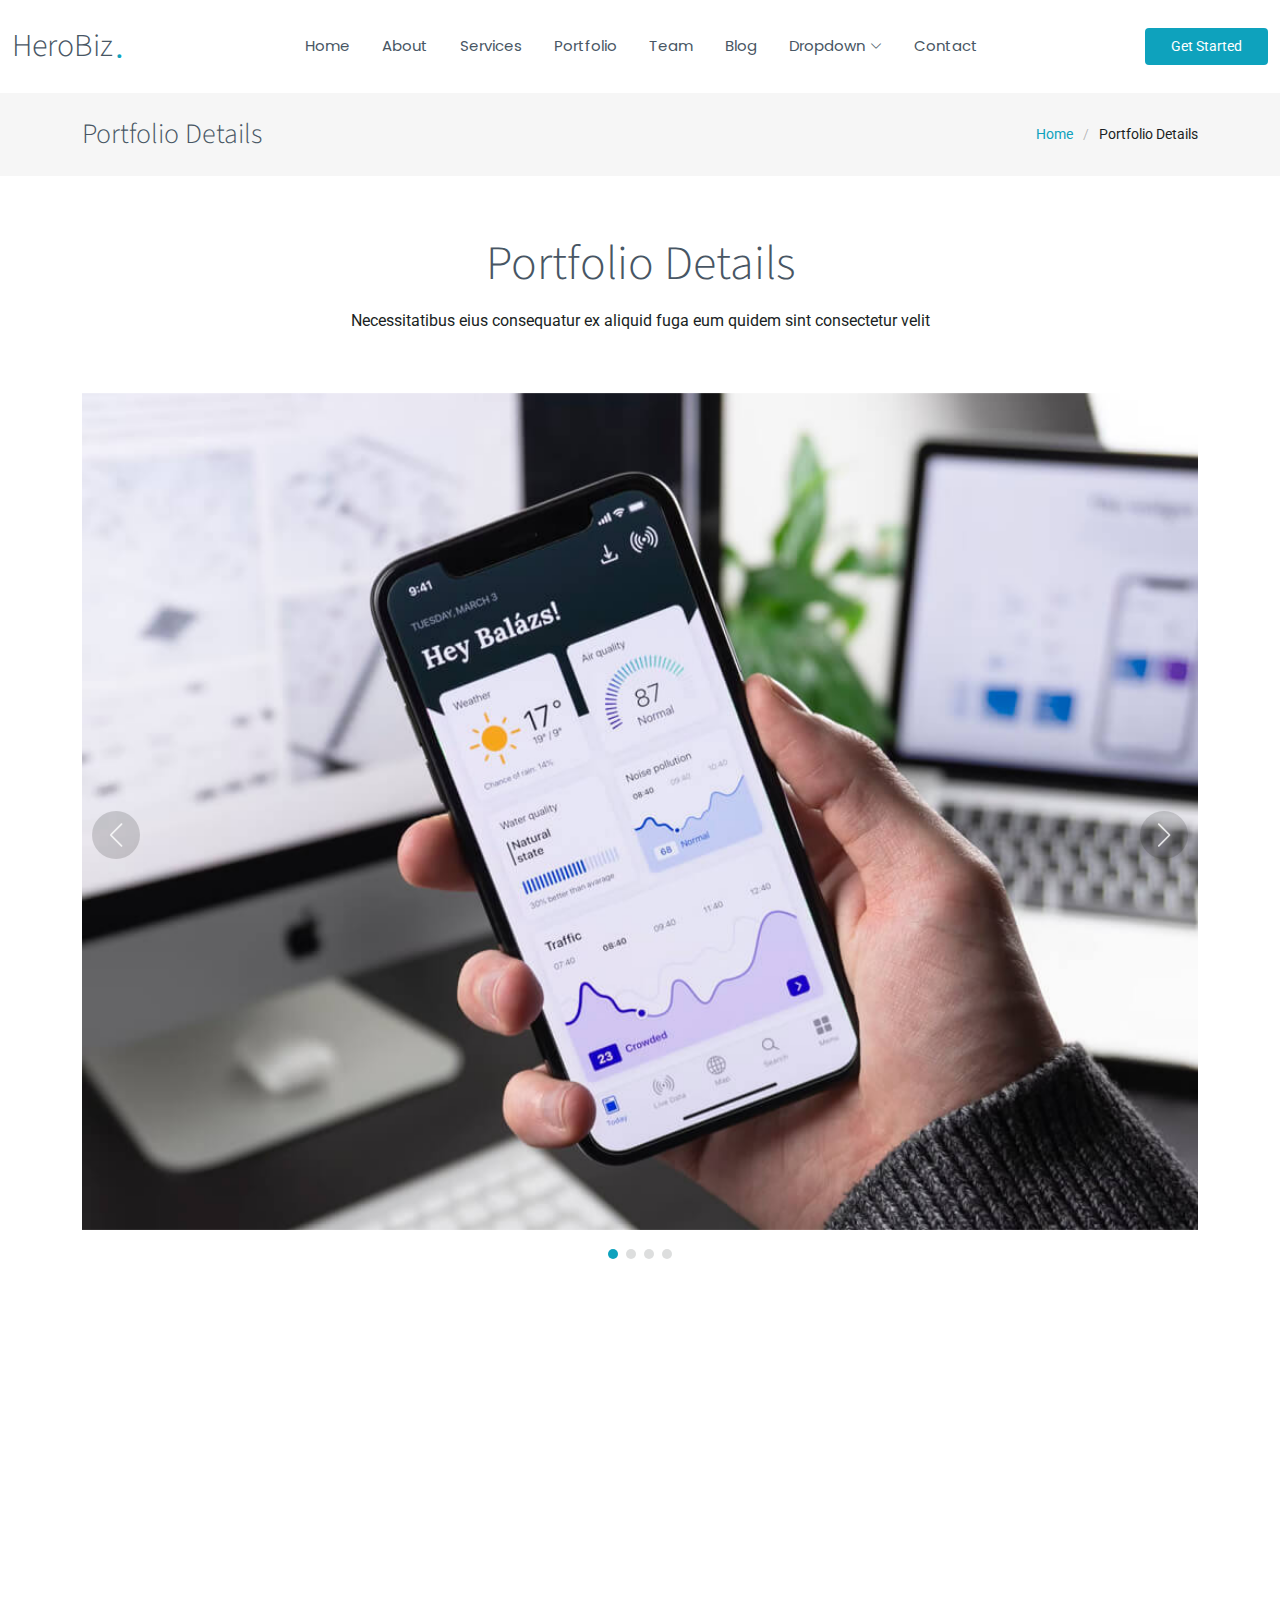
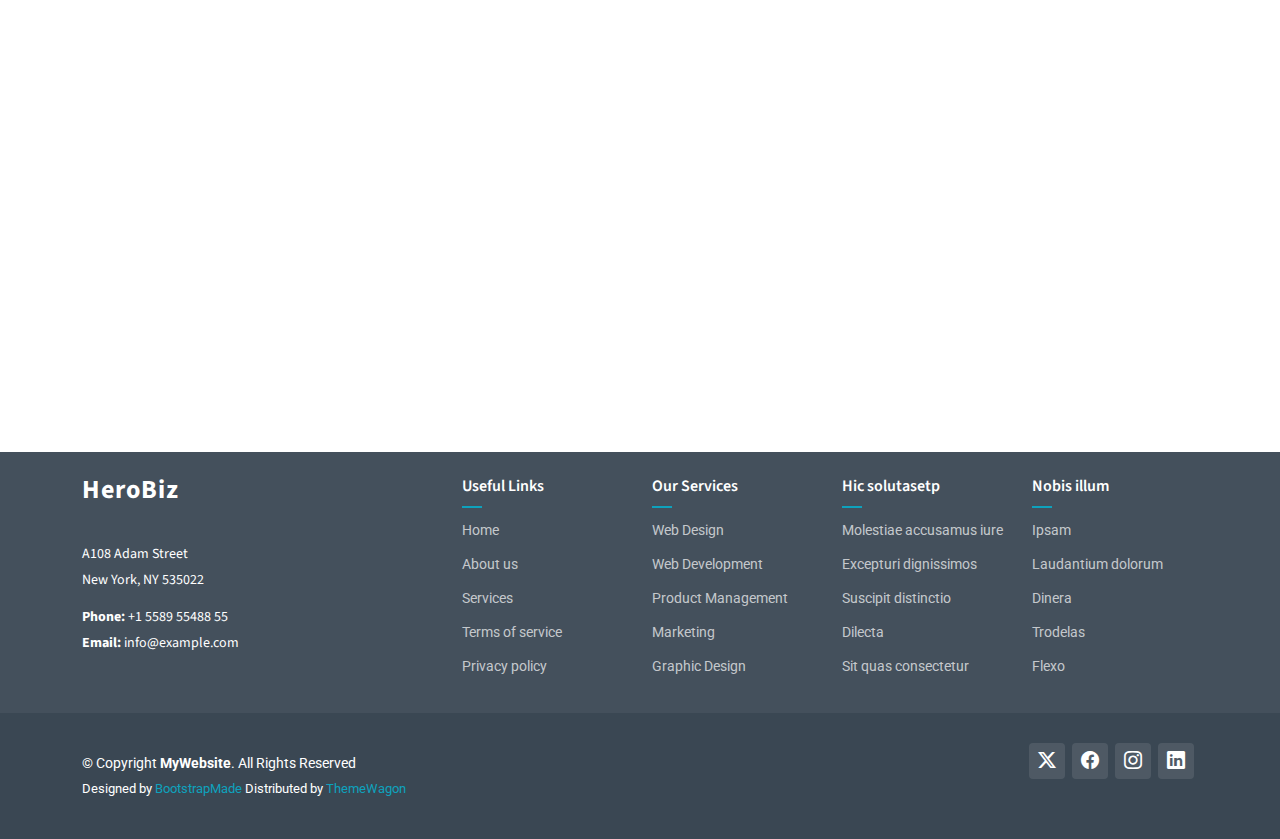
<file: portfolio-details.html>
<!DOCTYPE html>
<html lang="en">

<head>
  <meta charset="utf-8">
  <meta content="width=device-width, initial-scale=1.0" name="viewport">
  <title>Portfolio Details - HeroBiz Bootstrap Template</title>
  <meta name="description" content="">
  <meta name="keywords" content="">

  <!-- Favicons -->
  <link href="assets/img/favicon.png" rel="icon">
  <link href="assets/img/apple-touch-icon.png" rel="apple-touch-icon">

  <!-- Fonts -->
  <link href="https://fonts.googleapis.com" rel="preconnect">
  <link href="https://fonts.gstatic.com" rel="preconnect" crossorigin>
  <link href="https://fonts.googleapis.com/css2?family=Roboto:ital,wght@0,100;0,300;0,400;0,500;0,700;0,900;1,100;1,300;1,400;1,500;1,700;1,900&family=Poppins:ital,wght@0,100;0,200;0,300;0,400;0,500;0,600;0,700;0,800;0,900;1,100;1,200;1,300;1,400;1,500;1,600;1,700;1,800;1,900&family=Source+Sans+Pro:ital,wght@0,200;0,300;0,400;0,600;0,700;0,900;1,200;1,300;1,400;1,600;1,700;1,900&display=swap" rel="stylesheet">

  <!-- Vendor CSS Files -->
  <link href="assets/vendor/bootstrap/css/bootstrap.min.css" rel="stylesheet">
  <link href="assets/vendor/bootstrap-icons/bootstrap-icons.css" rel="stylesheet">
  <link href="assets/vendor/aos/aos.css" rel="stylesheet">
  <link href="assets/vendor/glightbox/css/glightbox.min.css" rel="stylesheet">
  <link href="assets/vendor/swiper/swiper-bundle.min.css" rel="stylesheet">

  <!-- Main CSS File -->
  <link href="assets/css/main.css" rel="stylesheet">

  <!-- =======================================================
  * Template Name: HeroBiz
  * Template URL: https://bootstrapmade.com/herobiz-bootstrap-business-template/
  * Updated: Aug 07 2024 with Bootstrap v5.3.3
  * Author: BootstrapMade.com
  * License: https://bootstrapmade.com/license/
  ======================================================== -->
</head>

<body class="portfolio-details-page">

  <header id="header" class="header d-flex align-items-center sticky-top">
    <div class="container-fluid position-relative d-flex align-items-center justify-content-between">

      <a href="index.html" class="logo d-flex align-items-center me-auto me-xl-0">
        <!-- Uncomment the line below if you also wish to use an image logo -->
        <!-- <img src="assets/img/logo.png" alt=""> -->
        <h1 class="sitename">HeroBiz</h1>
        <span>.</span>
      </a>

      <nav id="navmenu" class="navmenu">
        <ul>
          <li><a href="#hero">Home<br></a></li>
          <li><a href="#about">About</a></li>
          <li><a href="#services">Services</a></li>
          <li><a href="#portfolio">Portfolio</a></li>
          <li><a href="#team">Team</a></li>
          <li><a href="blog.html">Blog</a></li>
          <li class="dropdown"><a href="#"><span>Dropdown</span> <i class="bi bi-chevron-down toggle-dropdown"></i></a>
            <ul>
              <li><a href="#">Dropdown 1</a></li>
              <li class="dropdown"><a href="#"><span>Deep Dropdown</span> <i class="bi bi-chevron-down toggle-dropdown"></i></a>
                <ul>
                  <li><a href="#">Deep Dropdown 1</a></li>
                  <li><a href="#">Deep Dropdown 2</a></li>
                  <li><a href="#">Deep Dropdown 3</a></li>
                  <li><a href="#">Deep Dropdown 4</a></li>
                  <li><a href="#">Deep Dropdown 5</a></li>
                </ul>
              </li>
              <li><a href="#">Dropdown 2</a></li>
              <li><a href="#">Dropdown 3</a></li>
              <li><a href="#">Dropdown 4</a></li>
            </ul>
          </li>
          <li><a href="#contact">Contact</a></li>
        </ul>
        <i class="mobile-nav-toggle d-xl-none bi bi-list"></i>
      </nav>

      <a class="btn-getstarted" href="index.html#about">Get Started</a>

    </div>
  </header>

  <main class="main">

    <!-- Page Title -->
    <div class="page-title">
      <div class="container d-lg-flex justify-content-between align-items-center">
        <h1 class="mb-2 mb-lg-0">Portfolio Details</h1>
        <nav class="breadcrumbs">
          <ol>
            <li><a href="index.html">Home</a></li>
            <li class="current">Portfolio Details</li>
          </ol>
        </nav>
      </div>
    </div><!-- End Page Title -->

    <!-- Portfolio Details Section -->
    <section id="portfolio-details" class="portfolio-details section">

      <!-- Section Title -->
      <div class="container section-title" data-aos="fade-up">
        <h2>Portfolio Details</h2>
        <p>Necessitatibus eius consequatur ex aliquid fuga eum quidem sint consectetur velit</p>
      </div><!-- End Section Title -->

      <div class="container" data-aos="fade-up">

        <div class="portfolio-details-slider swiper init-swiper">
          <script type="application/json" class="swiper-config">
            {
              "loop": true,
              "speed": 600,
              "autoplay": {
                "delay": 5000
              },
              "slidesPerView": "auto",
              "navigation": {
                "nextEl": ".swiper-button-next",
                "prevEl": ".swiper-button-prev"
              },
              "pagination": {
                "el": ".swiper-pagination",
                "type": "bullets",
                "clickable": true
              }
            }
          </script>
          <div class="swiper-wrapper align-items-center">

            <div class="swiper-slide">
              <img src="assets/img/portfolio/app-1.jpg" alt="">
            </div>

            <div class="swiper-slide">
              <img src="assets/img/portfolio/product-1.jpg" alt="">
            </div>

            <div class="swiper-slide">
              <img src="assets/img/portfolio/branding-1.jpg" alt="">
            </div>

            <div class="swiper-slide">
              <img src="assets/img/portfolio/books-1.jpg" alt="">
            </div>

          </div>
          <div class="swiper-button-prev"></div>
          <div class="swiper-button-next"></div>
          <div class="swiper-pagination"></div>
        </div>

        <div class="row justify-content-between gy-4 mt-4">

          <div class="col-lg-8" data-aos="fade-up">
            <div class="portfolio-description">
              <h2>This is an example of portfolio details</h2>
              <p>
                Autem ipsum nam porro corporis rerum. Quis eos dolorem eos itaque inventore commodi labore quia quia. Exercitationem repudiandae officiis neque suscipit non officia eaque itaque enim. Voluptatem officia accusantium nesciunt est omnis tempora consectetur dignissimos. Sequi nulla at esse enim cum deserunt eius.
              </p>
              <p>
                Amet consequatur qui dolore veniam voluptatem voluptatem sit. Non aspernatur atque natus ut cum nam et. Praesentium error dolores rerum minus sequi quia veritatis eum. Eos et doloribus doloremque nesciunt molestiae laboriosam.
              </p>

              <div class="testimonial-item">
                <p>
                  <i class="bi bi-quote quote-icon-left"></i>
                  <span>Export tempor illum tamen malis malis eram quae irure esse labore quem cillum quid cillum eram malis quorum velit fore eram velit sunt aliqua noster fugiat irure amet legam anim culpa.</span>
                  <i class="bi bi-quote quote-icon-right"></i>
                </p>
                <div>
                  <img src="assets/img/testimonials/testimonials-2.jpg" class="testimonial-img" alt="">
                  <h3>Sara Wilsson</h3>
                  <h4>Designer</h4>
                </div>
              </div>

              <p>
                Impedit ipsum quae et aliquid doloribus et voluptatem quasi. Perspiciatis occaecati earum et magnam animi. Quibusdam non qui ea vitae suscipit vitae sunt. Repudiandae incidunt cumque minus deserunt assumenda tempore. Delectus voluptas necessitatibus est.
              </p>

              <p>
                Sunt voluptatum sapiente facilis quo odio aut ipsum repellat debitis. Molestiae et autem libero. Explicabo et quod necessitatibus similique quis dolor eum. Numquam eaque praesentium rem et qui nesciunt.
              </p>

            </div>
          </div>

          <div class="col-lg-3" data-aos="fade-up" data-aos-delay="100">
            <div class="portfolio-info">
              <h3>Project information</h3>
              <ul>
                <li><strong>Category</strong> Web design</li>
                <li><strong>Client</strong> ASU Company</li>
                <li><strong>Project date</strong> 01 March, 2020</li>
                <li><strong>Project URL</strong> <a href="#">www.example.com</a></li>
                <li><a href="#" class="btn-visit align-self-start">Visit Website</a></li>
              </ul>
            </div>
          </div>

        </div>

      </div>

    </section><!-- /Portfolio Details Section -->

  </main>

  <footer id="footer" class="footer dark-background">

    <div class="footer-top">
      <div class="container">
        <div class="row gy-4">
          <div class="col-lg-4 col-md-6 footer-about">
            <a href="index.html" class="logo d-flex align-items-center">
              <span class="sitename">HeroBiz</span>
            </a>
            <div class="footer-contact pt-3">
              <p>A108 Adam Street</p>
              <p>New York, NY 535022</p>
              <p class="mt-3"><strong>Phone:</strong> <span>+1 5589 55488 55</span></p>
              <p><strong>Email:</strong> <span>info@example.com</span></p>
            </div>
          </div>

          <div class="col-lg-2 col-md-3 footer-links">
            <h4>Useful Links</h4>
            <ul>
              <li><a href="#">Home</a></li>
              <li><a href="#">About us</a></li>
              <li><a href="#">Services</a></li>
              <li><a href="#">Terms of service</a></li>
              <li><a href="#">Privacy policy</a></li>
            </ul>
          </div>

          <div class="col-lg-2 col-md-3 footer-links">
            <h4>Our Services</h4>
            <ul>
              <li><a href="#">Web Design</a></li>
              <li><a href="#">Web Development</a></li>
              <li><a href="#">Product Management</a></li>
              <li><a href="#">Marketing</a></li>
              <li><a href="#">Graphic Design</a></li>
            </ul>
          </div>

          <div class="col-lg-2 col-md-3 footer-links">
            <h4>Hic solutasetp</h4>
            <ul>
              <li><a href="#">Molestiae accusamus iure</a></li>
              <li><a href="#">Excepturi dignissimos</a></li>
              <li><a href="#">Suscipit distinctio</a></li>
              <li><a href="#">Dilecta</a></li>
              <li><a href="#">Sit quas consectetur</a></li>
            </ul>
          </div>

          <div class="col-lg-2 col-md-3 footer-links">
            <h4>Nobis illum</h4>
            <ul>
              <li><a href="#">Ipsam</a></li>
              <li><a href="#">Laudantium dolorum</a></li>
              <li><a href="#">Dinera</a></li>
              <li><a href="#">Trodelas</a></li>
              <li><a href="#">Flexo</a></li>
            </ul>
          </div>

        </div>
      </div>
    </div>

    <div class="copyright text-center">
      <div class="container d-flex flex-column flex-lg-row justify-content-center justify-content-lg-between align-items-center">

        <div class="d-flex flex-column align-items-center align-items-lg-start">
          <div>
            © Copyright <strong><span>MyWebsite</span></strong>. All Rights Reserved
          </div>
          <div class="credits">
            <!-- All the links in the footer should remain intact. -->
            <!-- You can delete the links only if you purchased the pro version. -->
            <!-- Licensing information: https://bootstrapmade.com/license/ -->
            <!-- Purchase the pro version with working PHP/AJAX contact form: https://bootstrapmade.com/herobiz-bootstrap-business-template/ -->
            Designed by <a href="https://bootstrapmade.com/">BootstrapMade</a> Distributed by <a href="https://themewagon.com">ThemeWagon</a>
          </div>
        </div>

        <div class="social-links order-first order-lg-last mb-3 mb-lg-0">
          <a href=""><i class="bi bi-twitter-x"></i></a>
          <a href=""><i class="bi bi-facebook"></i></a>
          <a href=""><i class="bi bi-instagram"></i></a>
          <a href=""><i class="bi bi-linkedin"></i></a>
        </div>

      </div>
    </div>

  </footer>

  <!-- Scroll Top -->
  <a href="#" id="scroll-top" class="scroll-top d-flex align-items-center justify-content-center"><i class="bi bi-arrow-up-short"></i></a>

  <!-- Preloader -->
  <div id="preloader"></div>

  <!-- Vendor JS Files -->
  <script src="assets/vendor/bootstrap/js/bootstrap.bundle.min.js"></script>
  <script src="assets/vendor/php-email-form/validate.js"></script>
  <script src="assets/vendor/aos/aos.js"></script>
  <script src="assets/vendor/glightbox/js/glightbox.min.js"></script>
  <script src="assets/vendor/swiper/swiper-bundle.min.js"></script>
  <script src="assets/vendor/imagesloaded/imagesloaded.pkgd.min.js"></script>
  <script src="assets/vendor/isotope-layout/isotope.pkgd.min.js"></script>

  <!-- Main JS File -->
  <script src="assets/js/main.js"></script>

</body>

</html>
</file>
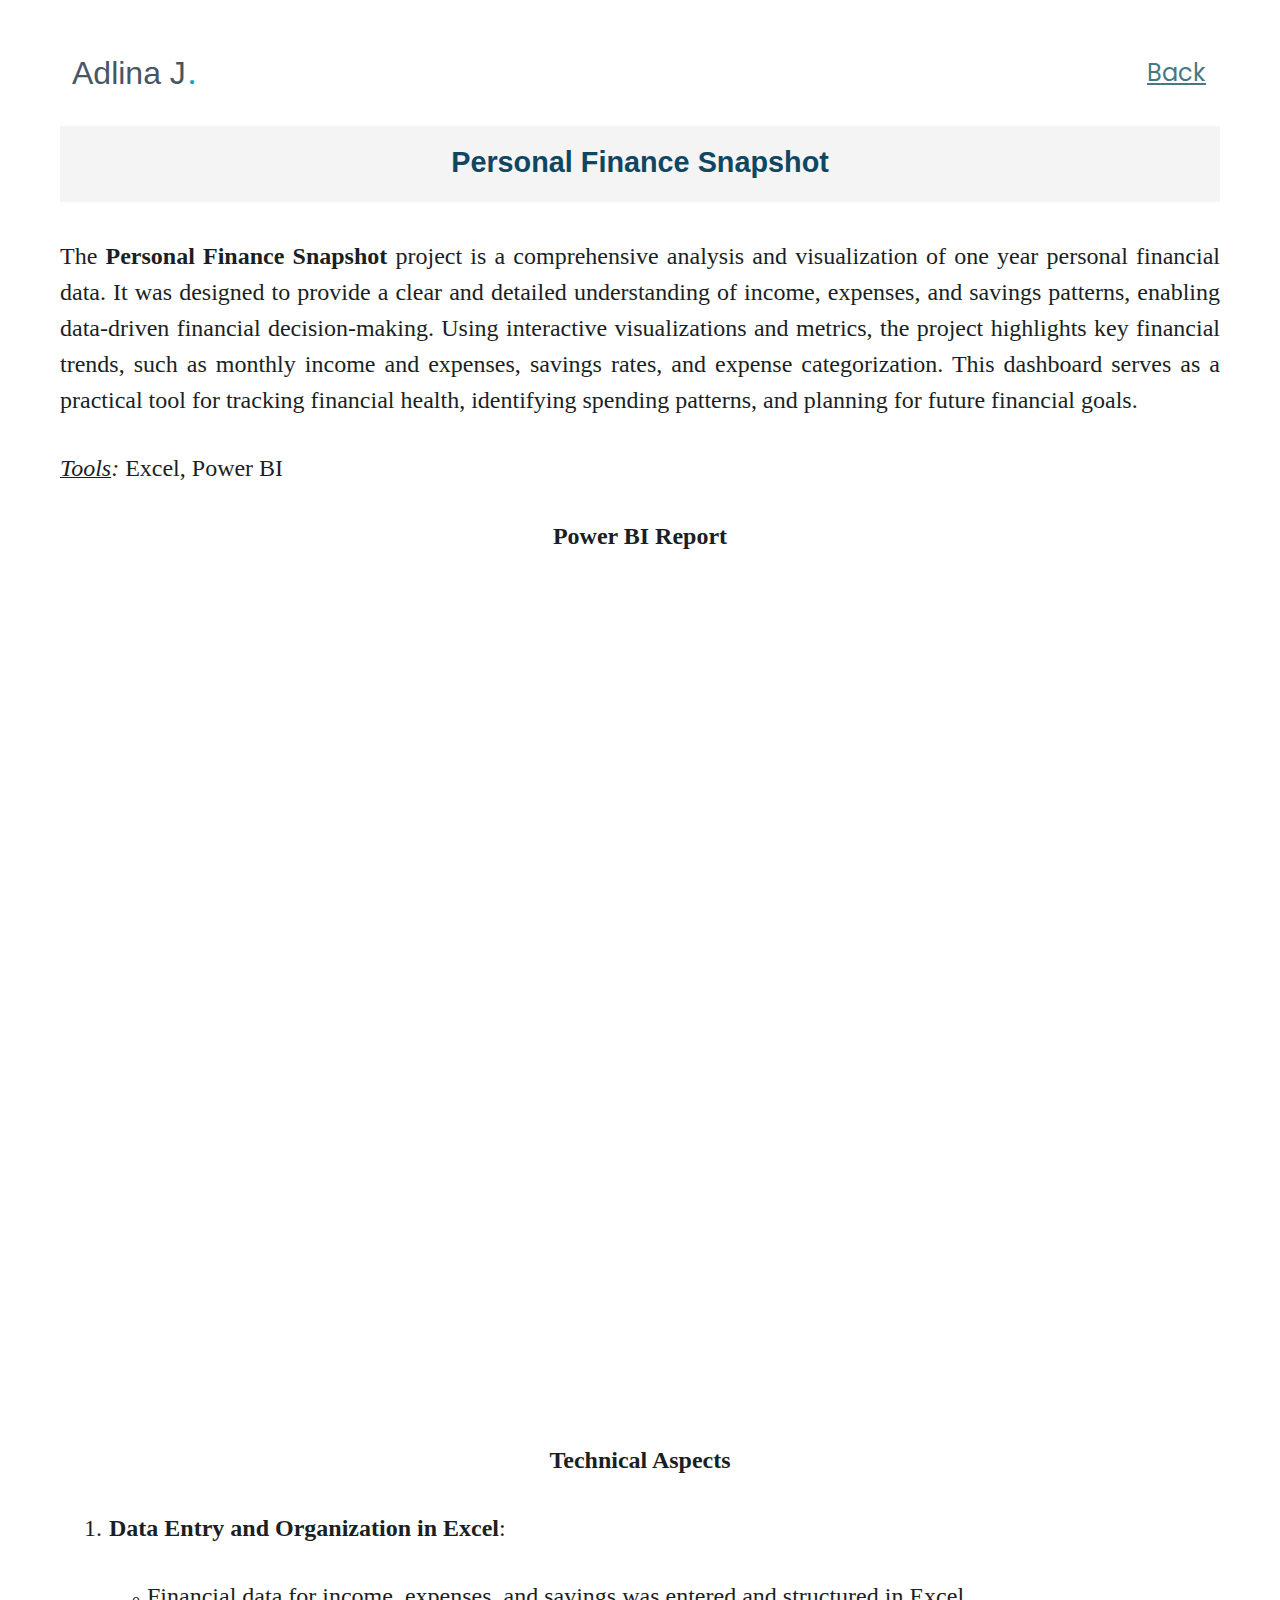
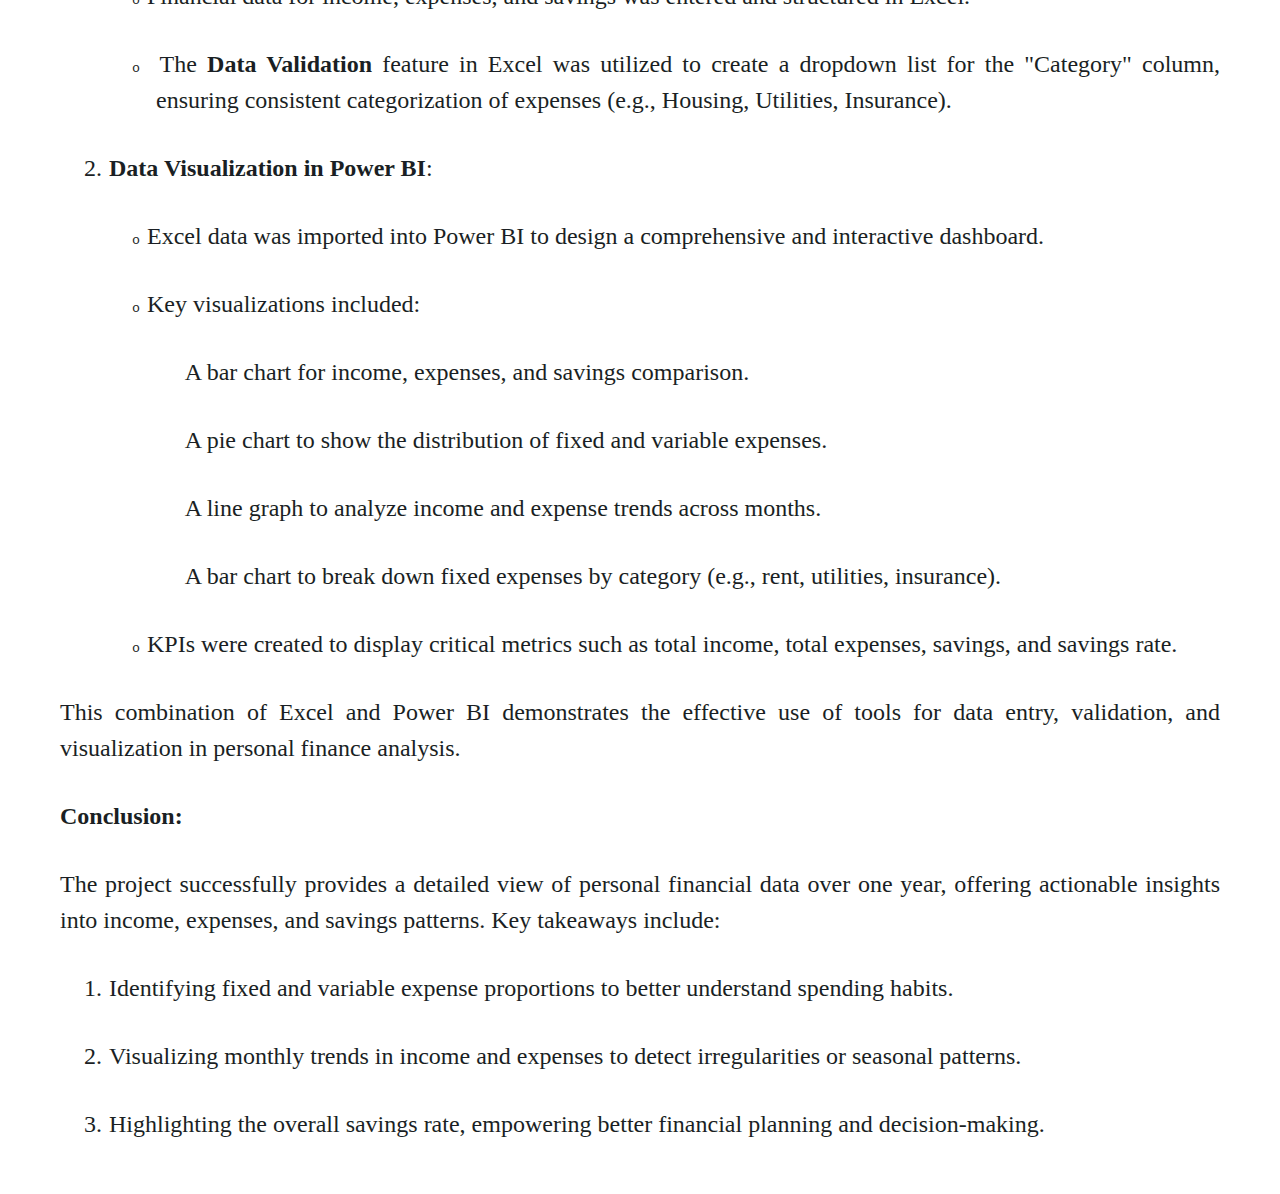
<file: pro - pf.html>
<!DOCTYPE html>
<html lang="en">

<head>
  <meta charset="utf-8">
  <meta content="width=device-width, initial-scale=1.0" name="viewport">
  <title>Adlina J - Portfolio</title>
  <meta name="description" content="">
  <meta name="keywords" content="">

  <!-- Favicons -->
  <link href="assets/img/favicon.png" rel="icon">
  <link href="assets/img/apple-touch-icon.png" rel="apple-touch-icon">

  <!-- Fonts -->
  <link href="https://fonts.googleapis.com" rel="preconnect">
  <link href="https://fonts.gstatic.com" rel="preconnect" crossorigin>
  <link href="https://fonts.googleapis.com/css2?family=Roboto:ital,wght@0,100;0,300;0,400;0,500;0,700;0,900;1,100;1,300;1,400;1,500;1,700;1,900&family=Poppins:ital,wght@0,100;0,200;0,300;0,400;0,500;0,600;0,700;0,800;0,900;1,100;1,200;1,300;1,400;1,500;1,600;1,700;1,800;1,900&family=Source+Sans+Pro:ital,wght@0,200;0,300;0,400;0,600;0,700;0,900;1,200;1,300;1,400;1,600;1,700;1,900&display=swap" rel="stylesheet">

  <!-- Vendor CSS Files -->
  <link href="assets/vendor/bootstrap/css/bootstrap.min.css" rel="stylesheet">
  <link href="assets/vendor/bootstrap-icons/bootstrap-icons.css" rel="stylesheet">
  <link href="assets/vendor/aos/aos.css" rel="stylesheet">
  <link href="assets/vendor/glightbox/css/glightbox.min.css" rel="stylesheet">
  <link href="assets/vendor/swiper/swiper-bundle.min.css" rel="stylesheet">

  <!-- Main CSS File -->
  <link href="assets/css/main.css" rel="stylesheet">

  <!-- Pro-content CSS File -->
  <link href="assets/css/pro-content.css" rel="stylesheet">

  <!-- =======================================================
  * Template Name: HeroBiz
  * Template URL: https://bootstrapmade.com/herobiz-bootstrap-business-template/
  * Updated: Aug 07 2024 with Bootstrap v5.3.3
  * Author: BootstrapMade.com
  * License: https://bootstrapmade.com/license/
  ======================================================== -->

</head>

<body class="index-page">

  <header id="header" class="header d-flex align-items-center sticky-top">
    <div class="container-fluid position-relative d-flex align-items-center justify-content-between">

      <a class="logo d-flex align-items-center me-auto me-xl-0">
        <!-- Uncomment the line below if you also wish to use an image logo -->
        <!-- <img src="assets/img/logo.png" alt=""> -->
        <h1 class="sitename">Adlina J</h1>
        <span>.</span>
      </a>

      <nav id="navmenu" class="navmenu">
        <ul>
          <li><a href="index.html#services" style="font-size: 24px;">Back</a></li>
        </ul>
        <i class="mobile-nav-toggle d-xl-none bi bi-list"></i>
      </nav>
      
    </div>
  </header>

  <main class="main">

      <!-- Page Title -->
  <div class="page-title" style="text-align: center; padding: 20px; background-color: #f4f4f4;">
    <div class="container" style="display: inline-block;">
      <h1 style="margin: 0; font-size: 1.8rem; font-weight: bold;">
        Personal Finance Snapshot
      </h1>
    </div>
  </div>
  <!-- End Page Title -->

  <style>
    body {
      font-family: "Times New Roman", serif;
      font-size: 18pt;
      line-height: 1.5;
      text-align: justify;
      margin: 0 auto;
      padding: 20px;
      max-width: 1200px; /* Center content and restrict width */
    }

    .data-source {
      margin-bottom: 24px;
    }

    iframe {
      width: 100%; /* Use the full width of the container */
      height: 90vh; /* Use 90% of the viewport height */
      border: none;
    }
  </style>

<p class=MsoNormal style='margin-bottom:24.0pt;text-align:justify;text-indent:
36.0pt;line-height:150%'><span style='font-size:18.0pt;line-height:150%;
font-family:"Times New Roman",serif;mso-ansi-language:EN-IN'></br>The <b>Personal
Finance Snapshot</b> project is a comprehensive analysis and visualization of
one year personal financial data. It was designed to provide a clear and
detailed understanding of income, expenses, and savings patterns, enabling
data-driven financial decision-making. Using interactive visualizations and metrics, the
project highlights key financial trends, such as monthly income and expenses,
savings rates, and expense categorization. This dashboard serves as a practical
tool for tracking financial health, identifying spending patterns, and planning
for future financial goals.<o:p></o:p></span></p>

<p class=MsoNormal style='margin-bottom:24.0pt;text-align:justify;line-height:
150%'><i><u><span lang=EN-GB style='font-size:18.0pt;line-height:150%;
font-family:"Times New Roman",serif'>Tools</span></u></i><i><span lang=EN-GB
style='font-size:18.0pt;line-height:150%;font-family:"Times New Roman",serif'>:
</span></i><span lang=EN-GB style='font-size:18.0pt;line-height:150%;
font-family:"Times New Roman",serif'>Excel, Power BI <o:p></o:p></span></p>

<p class=MsoNormal align=center style='margin-bottom:24.0pt;text-align:center;
line-height:150%'><b><span lang=EN-GB style='font-size:18.0pt;line-height:150%;
font-family:"Times New Roman",serif'>Power BI Report</span></b><span
lang=EN-GB style='font-size:18.0pt;line-height:150%;font-family:"Times New Roman",serif'><o:p></o:p></span></p>

<iframe title="Personal Finance Dashboard" width="1140" height="541.25" src="https://app.powerbi.com/reportEmbed?reportId=908db039-e850-4647-8d7a-17440ea87af5&autoAuth=true&ctid=d864c4d2-ffbb-40b8-8eb1-85be761a258b" frameborder="0" allowFullScreen="true"></iframe>
<p class=MsoNormal align=center style='margin-bottom:24.0pt;text-align:center;
line-height:150%'><b><span lang=EN-GB style='font-size:18.0pt;line-height:150%;
font-family:"Times New Roman",serif'></br>Technical Aspects</span></b><span
lang=EN-GB style='font-size:18.0pt;line-height:150%;font-family:"Times New Roman",serif'><o:p></o:p></span></p>

<p class=MsoNormal style='margin-top:0cm;margin-right:0cm;margin-bottom:24.0pt;
margin-left:36.0pt;text-align:justify;text-indent:-18.0pt;line-height:150%;
mso-list:l11 level1 lfo14;tab-stops:list 36.0pt'><![if !supportLists]><span
style='font-size:18.0pt;line-height:150%;font-family:"Times New Roman",serif;
mso-fareast-font-family:"Times New Roman";mso-ansi-language:EN-IN'><span
style='mso-list:Ignore'>1.<span style='font:7.0pt "Times New Roman"'>&nbsp;&nbsp;
</span></span></span><![endif]><b><span style='font-size:18.0pt;line-height:
150%;font-family:"Times New Roman",serif;mso-ansi-language:EN-IN'>Data Entry
and Organization in Excel</span></b><span style='font-size:18.0pt;line-height:
150%;font-family:"Times New Roman",serif;mso-ansi-language:EN-IN'>:<o:p></o:p></span></p>

<p class=MsoNormal style='margin-top:0cm;margin-right:0cm;margin-bottom:24.0pt;
margin-left:72.0pt;text-align:justify;text-indent:-18.0pt;line-height:150%;
mso-list:l11 level2 lfo14;tab-stops:list 72.0pt'><![if !supportLists]><span
style='font-size:10.0pt;mso-bidi-font-size:18.0pt;line-height:150%;font-family:
"Courier New";mso-fareast-font-family:"Courier New";mso-ansi-language:EN-IN'><span
style='mso-list:Ignore'>o<span style='font:7.0pt "Times New Roman"'>&nbsp;&nbsp;
</span></span></span><![endif]><span style='font-size:18.0pt;line-height:150%;
font-family:"Times New Roman",serif;mso-ansi-language:EN-IN'>Financial data for
income, expenses, and savings was entered and structured in Excel.<o:p></o:p></span></p>

<p class=MsoNormal style='margin-top:0cm;margin-right:0cm;margin-bottom:24.0pt;
margin-left:72.0pt;text-align:justify;text-indent:-18.0pt;line-height:150%;
mso-list:l11 level2 lfo14;tab-stops:list 72.0pt'><![if !supportLists]><span
style='font-size:10.0pt;mso-bidi-font-size:18.0pt;line-height:150%;font-family:
"Courier New";mso-fareast-font-family:"Courier New";mso-ansi-language:EN-IN'><span
style='mso-list:Ignore'>o<span style='font:7.0pt "Times New Roman"'>&nbsp;&nbsp;
</span></span></span><![endif]><span style='font-size:18.0pt;line-height:150%;
font-family:"Times New Roman",serif;mso-ansi-language:EN-IN'>The <b>Data
Validation</b> feature in Excel was utilized to create a dropdown list for the
&quot;Category&quot; column, ensuring consistent categorization of expenses
(e.g., Housing, Utilities, Insurance).<o:p></o:p></span></p>

<p class=MsoNormal style='margin-top:0cm;margin-right:0cm;margin-bottom:24.0pt;
margin-left:36.0pt;text-align:justify;text-indent:-18.0pt;line-height:150%;
mso-list:l11 level1 lfo14;tab-stops:list 36.0pt'><![if !supportLists]><span
style='font-size:18.0pt;line-height:150%;font-family:"Times New Roman",serif;
mso-fareast-font-family:"Times New Roman";mso-ansi-language:EN-IN'><span
style='mso-list:Ignore'>2.<span style='font:7.0pt "Times New Roman"'>&nbsp;&nbsp;
</span></span></span><![endif]><b><span style='font-size:18.0pt;line-height:
150%;font-family:"Times New Roman",serif;mso-ansi-language:EN-IN'>Data
Visualization in Power BI</span></b><span style='font-size:18.0pt;line-height:
150%;font-family:"Times New Roman",serif;mso-ansi-language:EN-IN'>:<o:p></o:p></span></p>

<p class=MsoNormal style='margin-top:0cm;margin-right:0cm;margin-bottom:24.0pt;
margin-left:72.0pt;text-align:justify;text-indent:-18.0pt;line-height:150%;
mso-list:l11 level2 lfo14;tab-stops:list 72.0pt'><![if !supportLists]><span
style='font-size:10.0pt;mso-bidi-font-size:18.0pt;line-height:150%;font-family:
"Courier New";mso-fareast-font-family:"Courier New";mso-ansi-language:EN-IN'><span
style='mso-list:Ignore'>o<span style='font:7.0pt "Times New Roman"'>&nbsp;&nbsp;
</span></span></span><![endif]><span style='font-size:18.0pt;line-height:150%;
font-family:"Times New Roman",serif;mso-ansi-language:EN-IN'>Excel data was
imported into Power BI to design a comprehensive and interactive dashboard.<o:p></o:p></span></p>

<p class=MsoNormal style='margin-top:0cm;margin-right:0cm;margin-bottom:24.0pt;
margin-left:72.0pt;text-align:justify;text-indent:-18.0pt;line-height:150%;
mso-list:l11 level2 lfo14;tab-stops:list 72.0pt'><![if !supportLists]><span
style='font-size:10.0pt;mso-bidi-font-size:18.0pt;line-height:150%;font-family:
"Courier New";mso-fareast-font-family:"Courier New";mso-ansi-language:EN-IN'><span
style='mso-list:Ignore'>o<span style='font:7.0pt "Times New Roman"'>&nbsp;&nbsp;
</span></span></span><![endif]><span style='font-size:18.0pt;line-height:150%;
font-family:"Times New Roman",serif;mso-ansi-language:EN-IN'>Key visualizations
included:<o:p></o:p></span></p>

<p class=MsoNormal style='margin-top:0cm;margin-right:0cm;margin-bottom:24.0pt;
margin-left:108.0pt;text-align:justify;text-indent:-18.0pt;line-height:150%;
mso-list:l11 level3 lfo14;tab-stops:list 108.0pt'><![if !supportLists]><span
style='font-size:10.0pt;mso-bidi-font-size:18.0pt;line-height:150%;font-family:
Wingdings;mso-fareast-font-family:Wingdings;mso-bidi-font-family:Wingdings;
mso-ansi-language:EN-IN'><span style='mso-list:Ignore'> <span style='font:7.0pt "Times New Roman"'>&nbsp;
</span></span></span><![endif]><span style='font-size:18.0pt;line-height:150%;
font-family:"Times New Roman",serif;mso-ansi-language:EN-IN'>A bar chart for
income, expenses, and savings comparison.<o:p></o:p></span></p>

<p class=MsoNormal style='margin-top:0cm;margin-right:0cm;margin-bottom:24.0pt;
margin-left:108.0pt;text-align:justify;text-indent:-18.0pt;line-height:150%;
mso-list:l11 level3 lfo14;tab-stops:list 108.0pt'><![if !supportLists]><span
style='font-size:10.0pt;mso-bidi-font-size:18.0pt;line-height:150%;font-family:
Wingdings;mso-fareast-font-family:Wingdings;mso-bidi-font-family:Wingdings;
mso-ansi-language:EN-IN'><span style='mso-list:Ignore'> <span style='font:7.0pt "Times New Roman"'>&nbsp;
</span></span></span><![endif]><span style='font-size:18.0pt;line-height:150%;
font-family:"Times New Roman",serif;mso-ansi-language:EN-IN'>A pie chart to
show the distribution of fixed and variable expenses.<o:p></o:p></span></p>

<p class=MsoNormal style='margin-top:0cm;margin-right:0cm;margin-bottom:24.0pt;
margin-left:108.0pt;text-align:justify;text-indent:-18.0pt;line-height:150%;
mso-list:l11 level3 lfo14;tab-stops:list 108.0pt'><![if !supportLists]><span
style='font-size:10.0pt;mso-bidi-font-size:18.0pt;line-height:150%;font-family:
Wingdings;mso-fareast-font-family:Wingdings;mso-bidi-font-family:Wingdings;
mso-ansi-language:EN-IN'><span style='mso-list:Ignore'> <span style='font:7.0pt "Times New Roman"'>&nbsp;
</span></span></span><![endif]><span style='font-size:18.0pt;line-height:150%;
font-family:"Times New Roman",serif;mso-ansi-language:EN-IN'>A line graph to <span
class=SpellE>analyze</span> income and expense trends across months.<o:p></o:p></span></p>

<p class=MsoNormal style='margin-top:0cm;margin-right:0cm;margin-bottom:24.0pt;
margin-left:108.0pt;text-align:justify;text-indent:-18.0pt;line-height:150%;
mso-list:l11 level3 lfo14;tab-stops:list 108.0pt'><![if !supportLists]><span
style='font-size:10.0pt;mso-bidi-font-size:18.0pt;line-height:150%;font-family:
Wingdings;mso-fareast-font-family:Wingdings;mso-bidi-font-family:Wingdings;
mso-ansi-language:EN-IN'><span style='mso-list:Ignore'> <span style='font:7.0pt "Times New Roman"'>&nbsp;
</span></span></span><![endif]><span style='font-size:18.0pt;line-height:150%;
font-family:"Times New Roman",serif;mso-ansi-language:EN-IN'>A bar chart to
break down fixed expenses by category (e.g., rent, utilities, insurance).<o:p></o:p></span></p>

<p class=MsoNormal style='margin-top:0cm;margin-right:0cm;margin-bottom:24.0pt;
margin-left:72.0pt;text-align:justify;text-indent:-18.0pt;line-height:150%;
mso-list:l11 level2 lfo14;tab-stops:list 72.0pt'><![if !supportLists]><span
style='font-size:10.0pt;mso-bidi-font-size:18.0pt;line-height:150%;font-family:
"Courier New";mso-fareast-font-family:"Courier New";mso-ansi-language:EN-IN'><span
style='mso-list:Ignore'>o<span style='font:7.0pt "Times New Roman"'>&nbsp;&nbsp;
</span></span></span><![endif]><span style='font-size:18.0pt;line-height:150%;
font-family:"Times New Roman",serif;mso-ansi-language:EN-IN'>KPIs were created
to display critical metrics such as total income, total expenses, savings, and
savings rate.<o:p></o:p></span></p>

<p class=MsoNormal style='margin-bottom:24.0pt;text-align:justify;line-height:
150%'><span style='font-size:18.0pt;line-height:150%;font-family:"Times New Roman",serif;
mso-ansi-language:EN-IN'>This combination of Excel and Power BI demonstrates
the effective use of tools for data entry, validation, and visualization in
personal finance analysis.<o:p></o:p></span></p>

<p class=MsoNormal style='margin-bottom:24.0pt;text-align:justify;line-height:
150%'><b><span lang=EN-GB style='font-size:18.0pt;line-height:150%;font-family:
"Times New Roman",serif'>Conclusion:</span></b><span lang=EN-GB
style='font-size:18.0pt;line-height:150%;font-family:"Times New Roman",serif'><o:p></o:p></span></p>

<p class=MsoNormal style='margin-bottom:24.0pt;text-align:justify;line-height:
150%'><span style='font-size:18.0pt;line-height:150%;font-family:"Times New Roman",serif;
mso-ansi-language:EN-IN'>The project successfully provides a detailed view of
personal financial data over one year, offering actionable insights into
income, expenses, and savings patterns. Key takeaways include:<o:p></o:p></span></p>

<p class=MsoNormal style='margin-top:0cm;margin-right:0cm;margin-bottom:24.0pt;
margin-left:36.0pt;text-align:justify;text-indent:-18.0pt;line-height:150%;
mso-list:l0 level1 lfo15;tab-stops:list 36.0pt'><![if !supportLists]><span
style='font-size:18.0pt;line-height:150%;font-family:"Times New Roman",serif;
mso-fareast-font-family:"Times New Roman";mso-ansi-language:EN-IN'><span
style='mso-list:Ignore'>1.<span style='font:7.0pt "Times New Roman"'>&nbsp;&nbsp;
</span></span></span><![endif]><span style='font-size:18.0pt;line-height:150%;
font-family:"Times New Roman",serif;mso-ansi-language:EN-IN'>Identifying fixed
and variable expense proportions to better understand spending habits.<o:p></o:p></span></p>

<p class=MsoNormal style='margin-top:0cm;margin-right:0cm;margin-bottom:24.0pt;
margin-left:36.0pt;text-align:justify;text-indent:-18.0pt;line-height:150%;
mso-list:l0 level1 lfo15;tab-stops:list 36.0pt'><![if !supportLists]><span
style='font-size:18.0pt;line-height:150%;font-family:"Times New Roman",serif;
mso-fareast-font-family:"Times New Roman";mso-ansi-language:EN-IN'><span
style='mso-list:Ignore'>2.<span style='font:7.0pt "Times New Roman"'>&nbsp;&nbsp;
</span></span></span><![endif]><span style='font-size:18.0pt;line-height:150%;
font-family:"Times New Roman",serif;mso-ansi-language:EN-IN'>Visualizing
monthly trends in income and expenses to detect irregularities or seasonal
patterns.<o:p></o:p></span></p>

<p class=MsoNormal style='margin-top:0cm;margin-right:0cm;margin-bottom:24.0pt;
margin-left:36.0pt;text-align:justify;text-indent:-18.0pt;line-height:150%;
mso-list:l0 level1 lfo15;tab-stops:list 36.0pt'><![if !supportLists]><span
style='font-size:18.0pt;line-height:150%;font-family:"Times New Roman",serif;
mso-fareast-font-family:"Times New Roman";mso-ansi-language:EN-IN'><span
style='mso-list:Ignore'>3.<span style='font:7.0pt "Times New Roman"'>&nbsp;&nbsp;
</span></span></span><![endif]><span style='font-size:18.0pt;line-height:150%;
font-family:"Times New Roman",serif;mso-ansi-language:EN-IN'>Highlighting the
overall savings rate, empowering better financial planning and decision-making.<o:p></o:p></span></p>




  </main>
    

  <!-- Scroll Top -->
  <a href="#" id="scroll-top" class="scroll-top d-flex align-items-center justify-content-center"><i class="bi bi-arrow-up-short"></i></a>

  <!-- Preloader -->
  <div id="preloader"></div>

  <!-- Vendor JS Files -->
  <script src="assets/vendor/bootstrap/js/bootstrap.bundle.min.js"></script>
  <script src="assets/vendor/php-email-form/validate.js"></script>
  <script src="assets/vendor/aos/aos.js"></script>
  <script src="assets/vendor/glightbox/js/glightbox.min.js"></script>
  <script src="assets/vendor/swiper/swiper-bundle.min.js"></script>
  <script src="assets/vendor/imagesloaded/imagesloaded.pkgd.min.js"></script>
  <script src="assets/vendor/isotope-layout/isotope.pkgd.min.js"></script>

  <!-- Main JS File -->
  <script src="assets/js/main.js"></script>

</body>

</html>
</file>
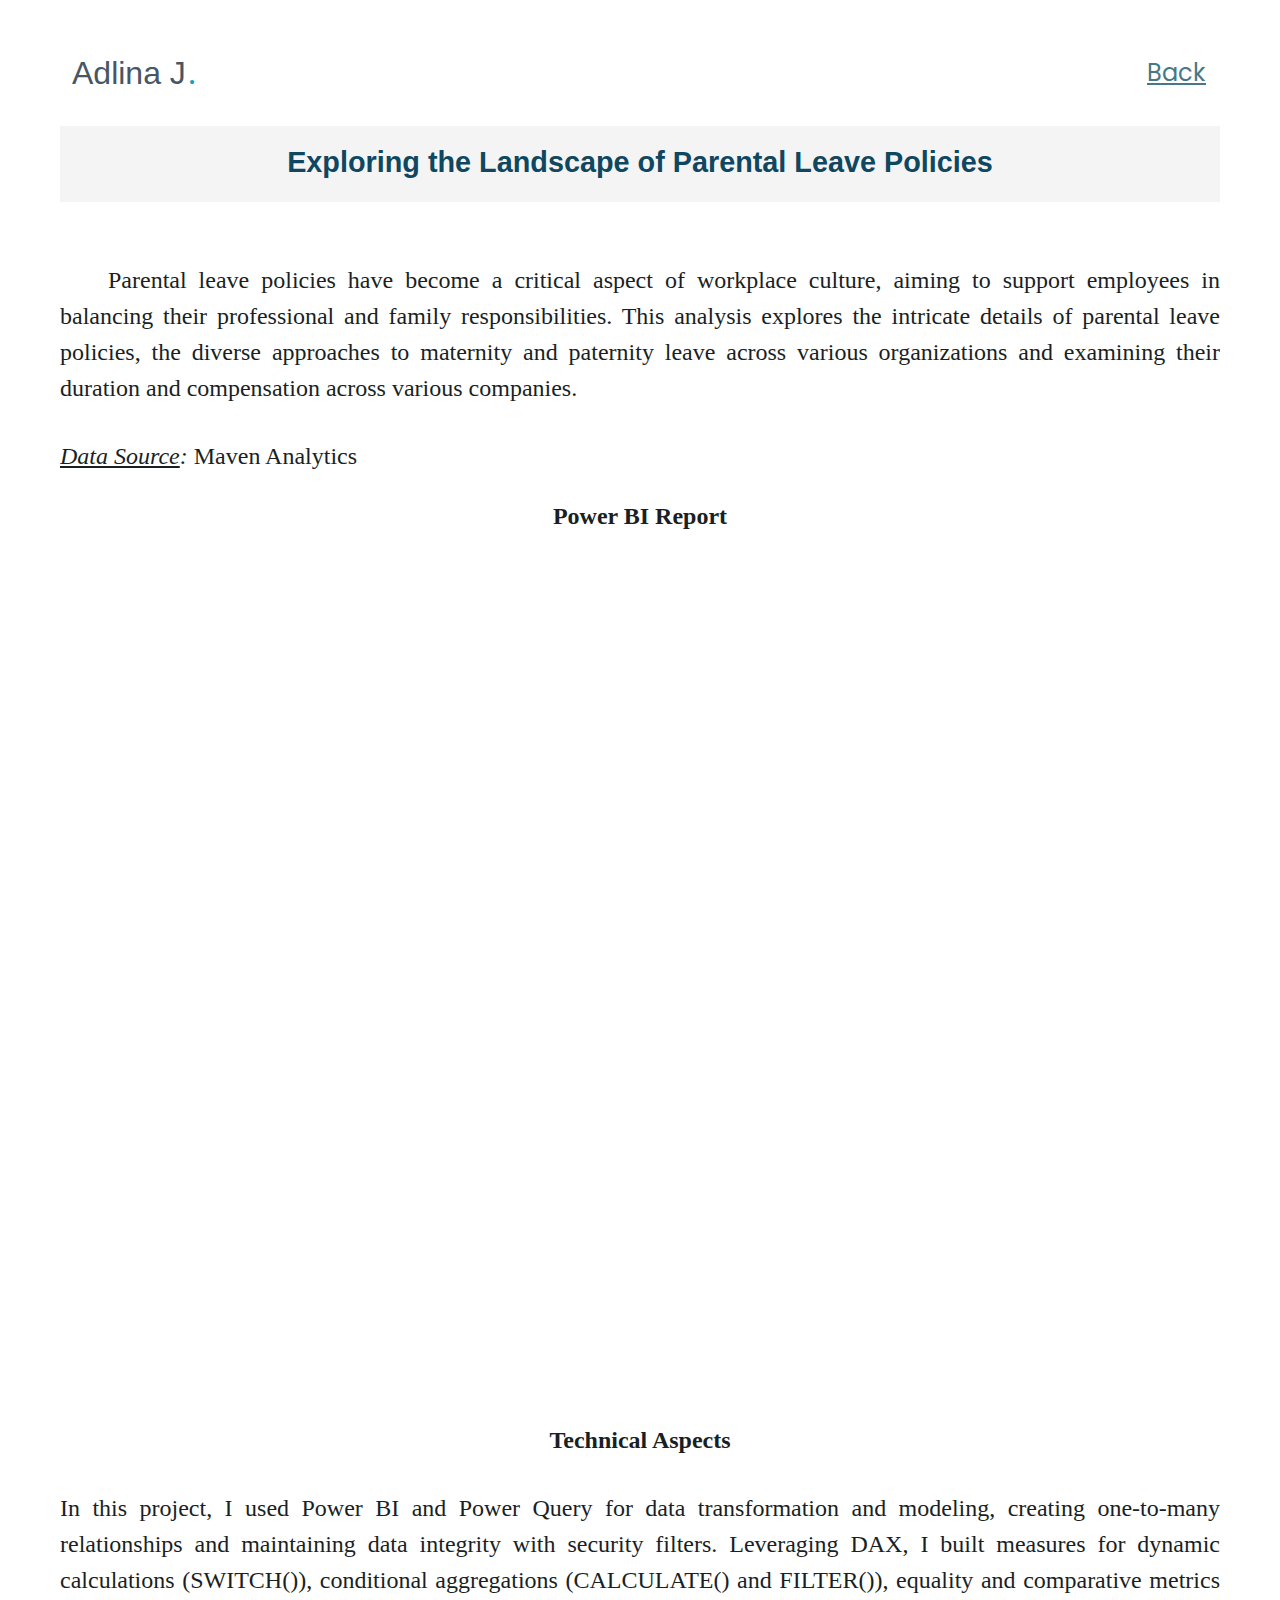
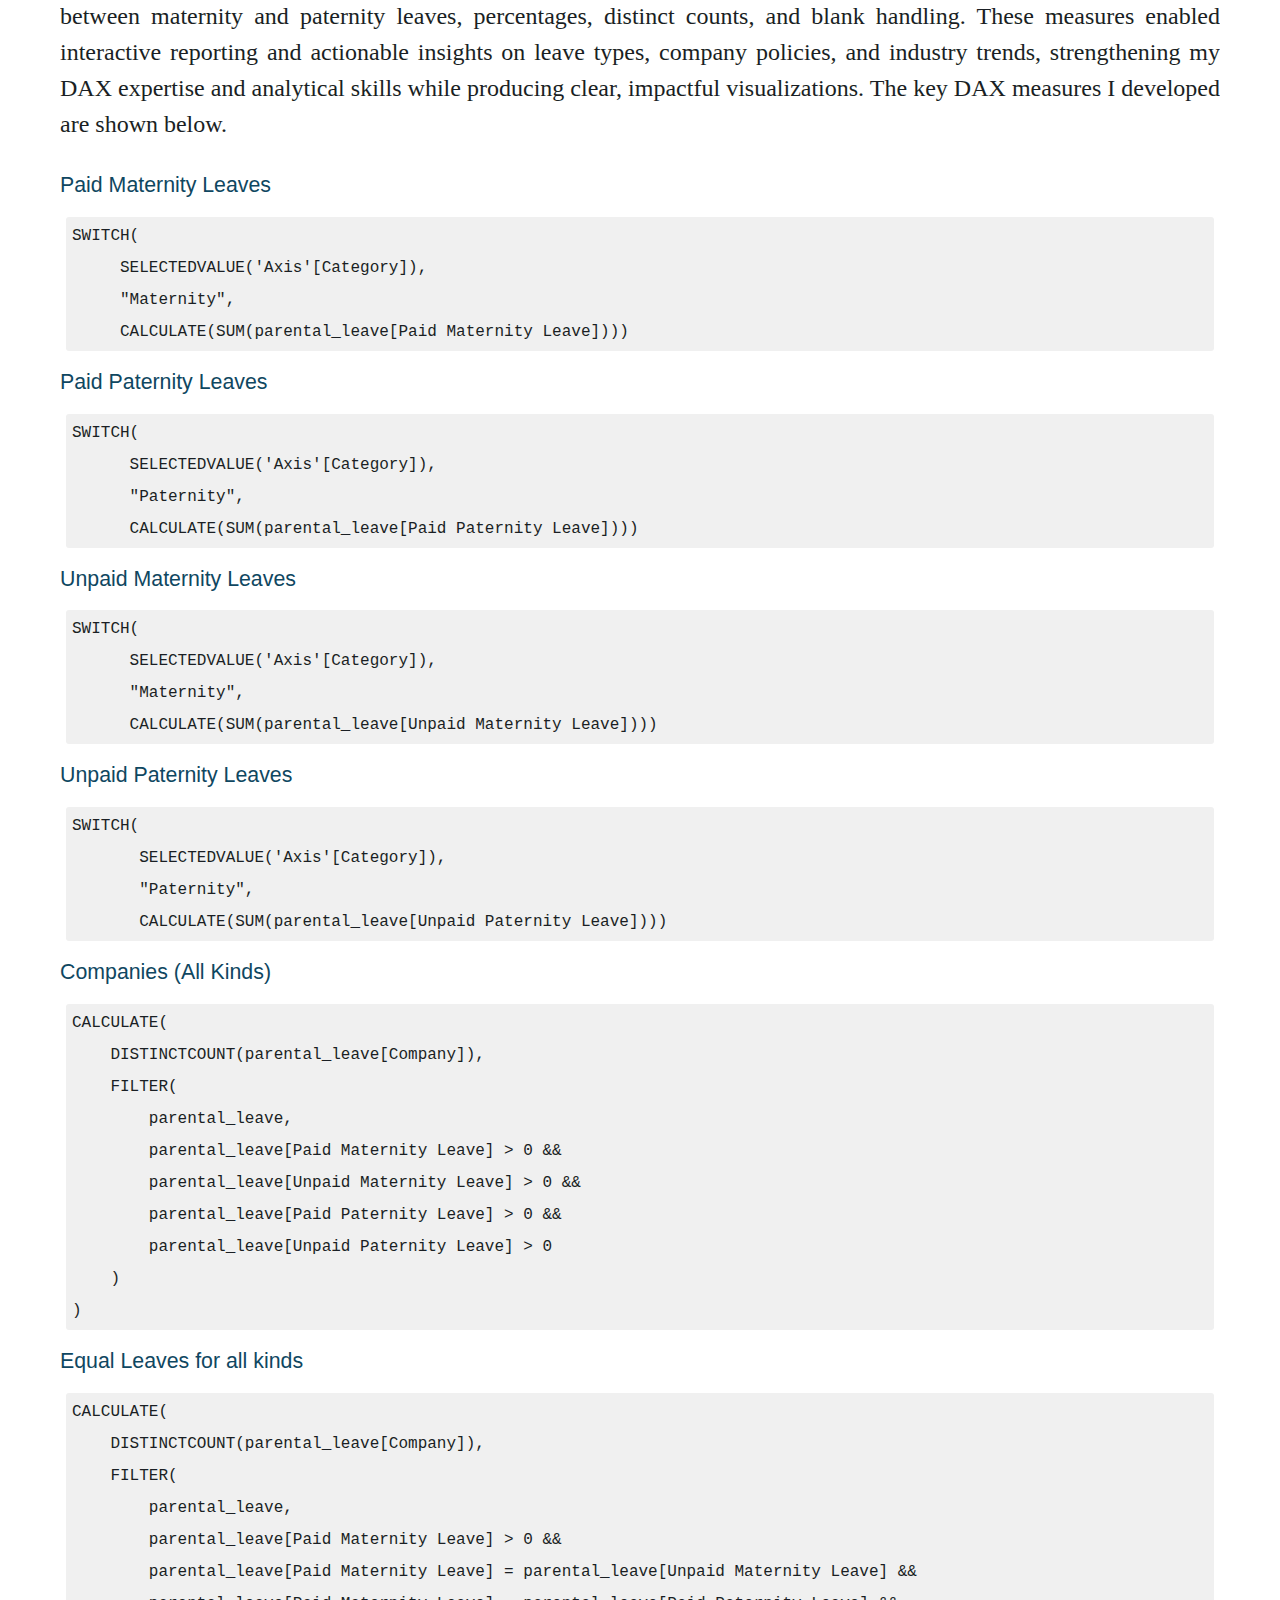
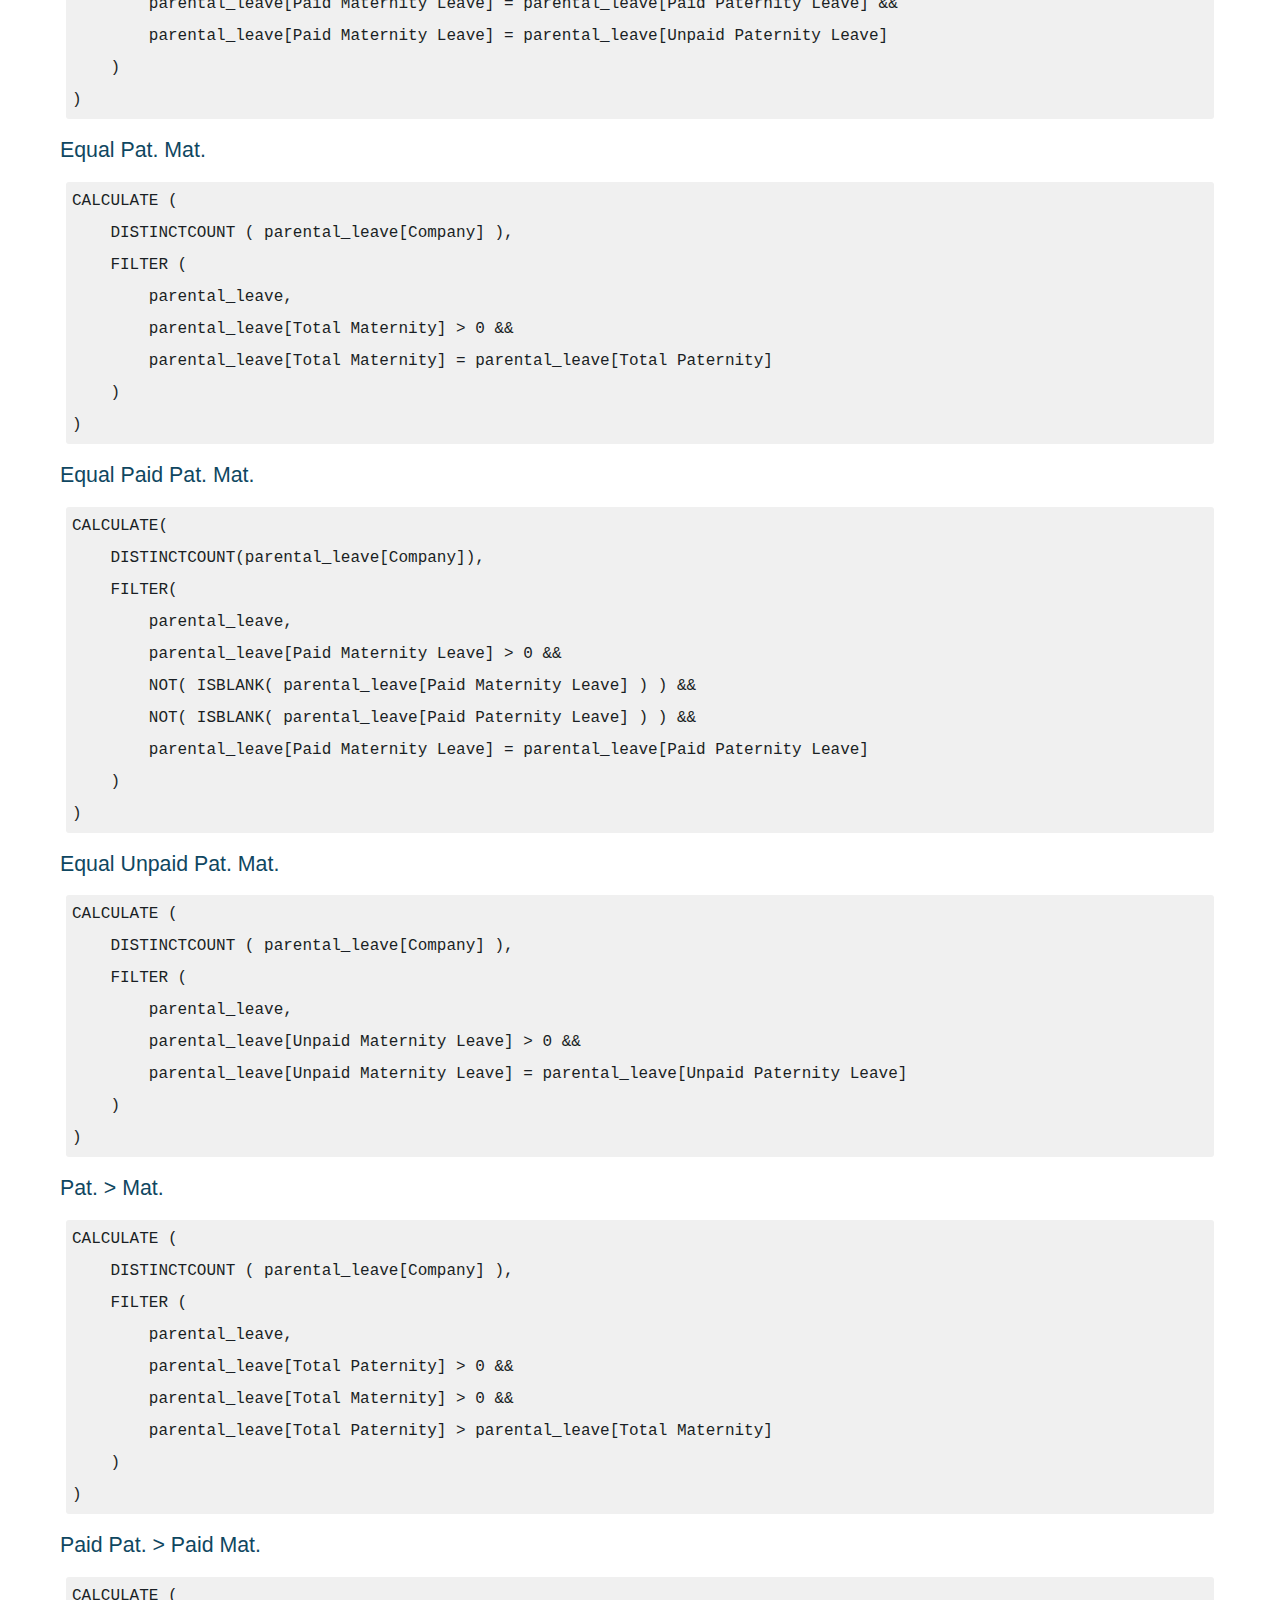
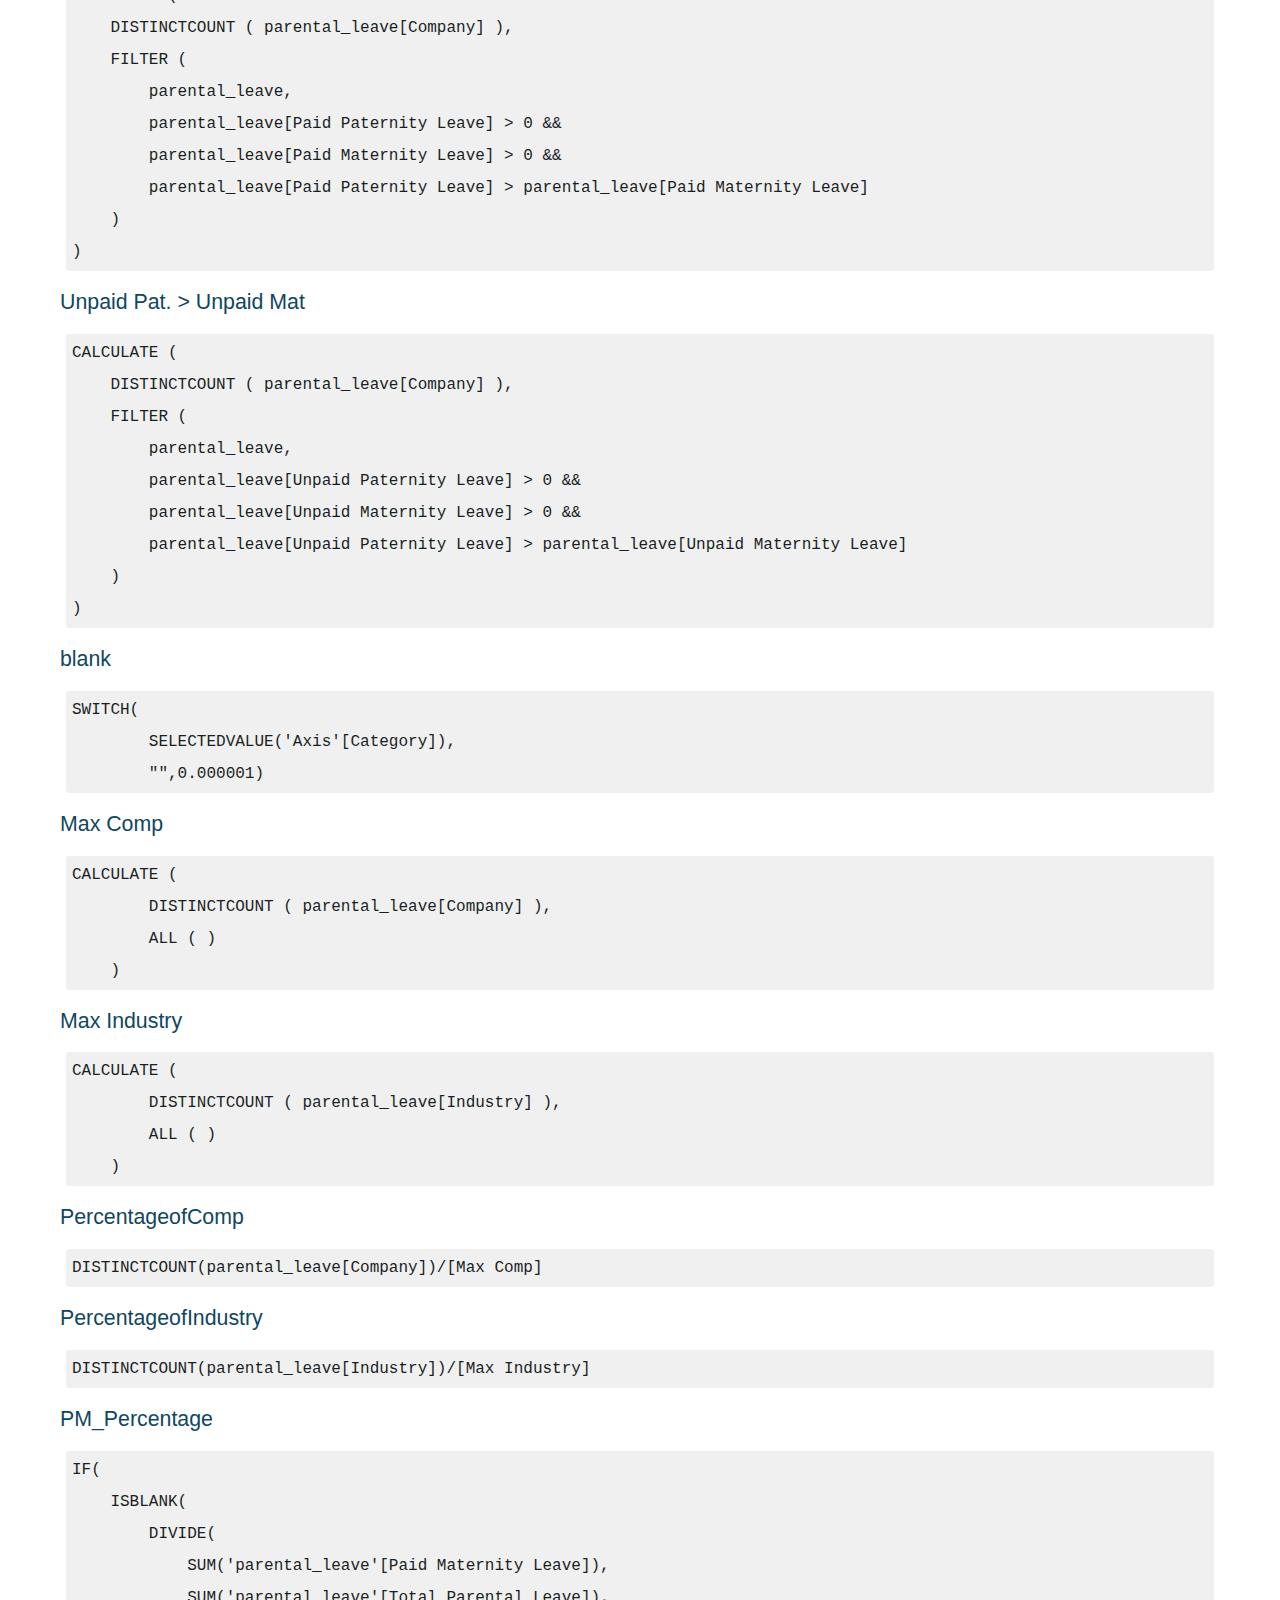
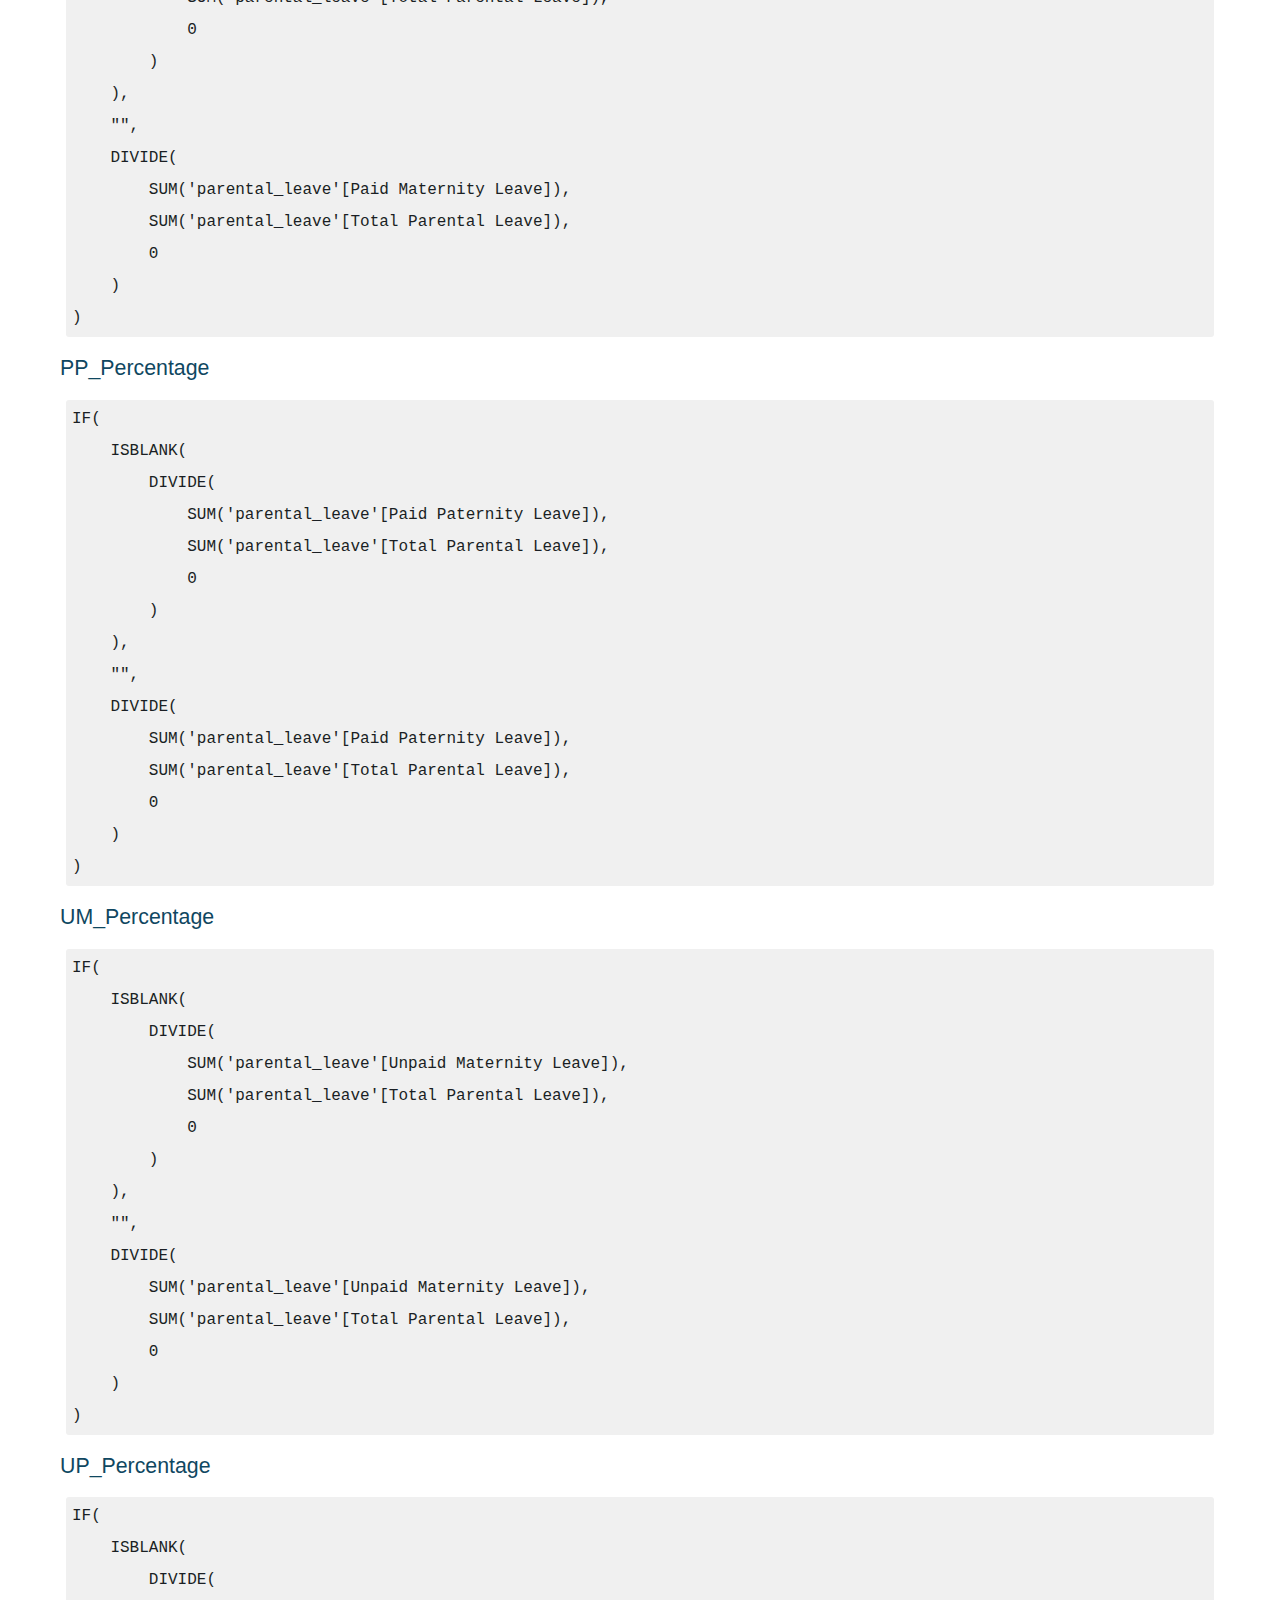
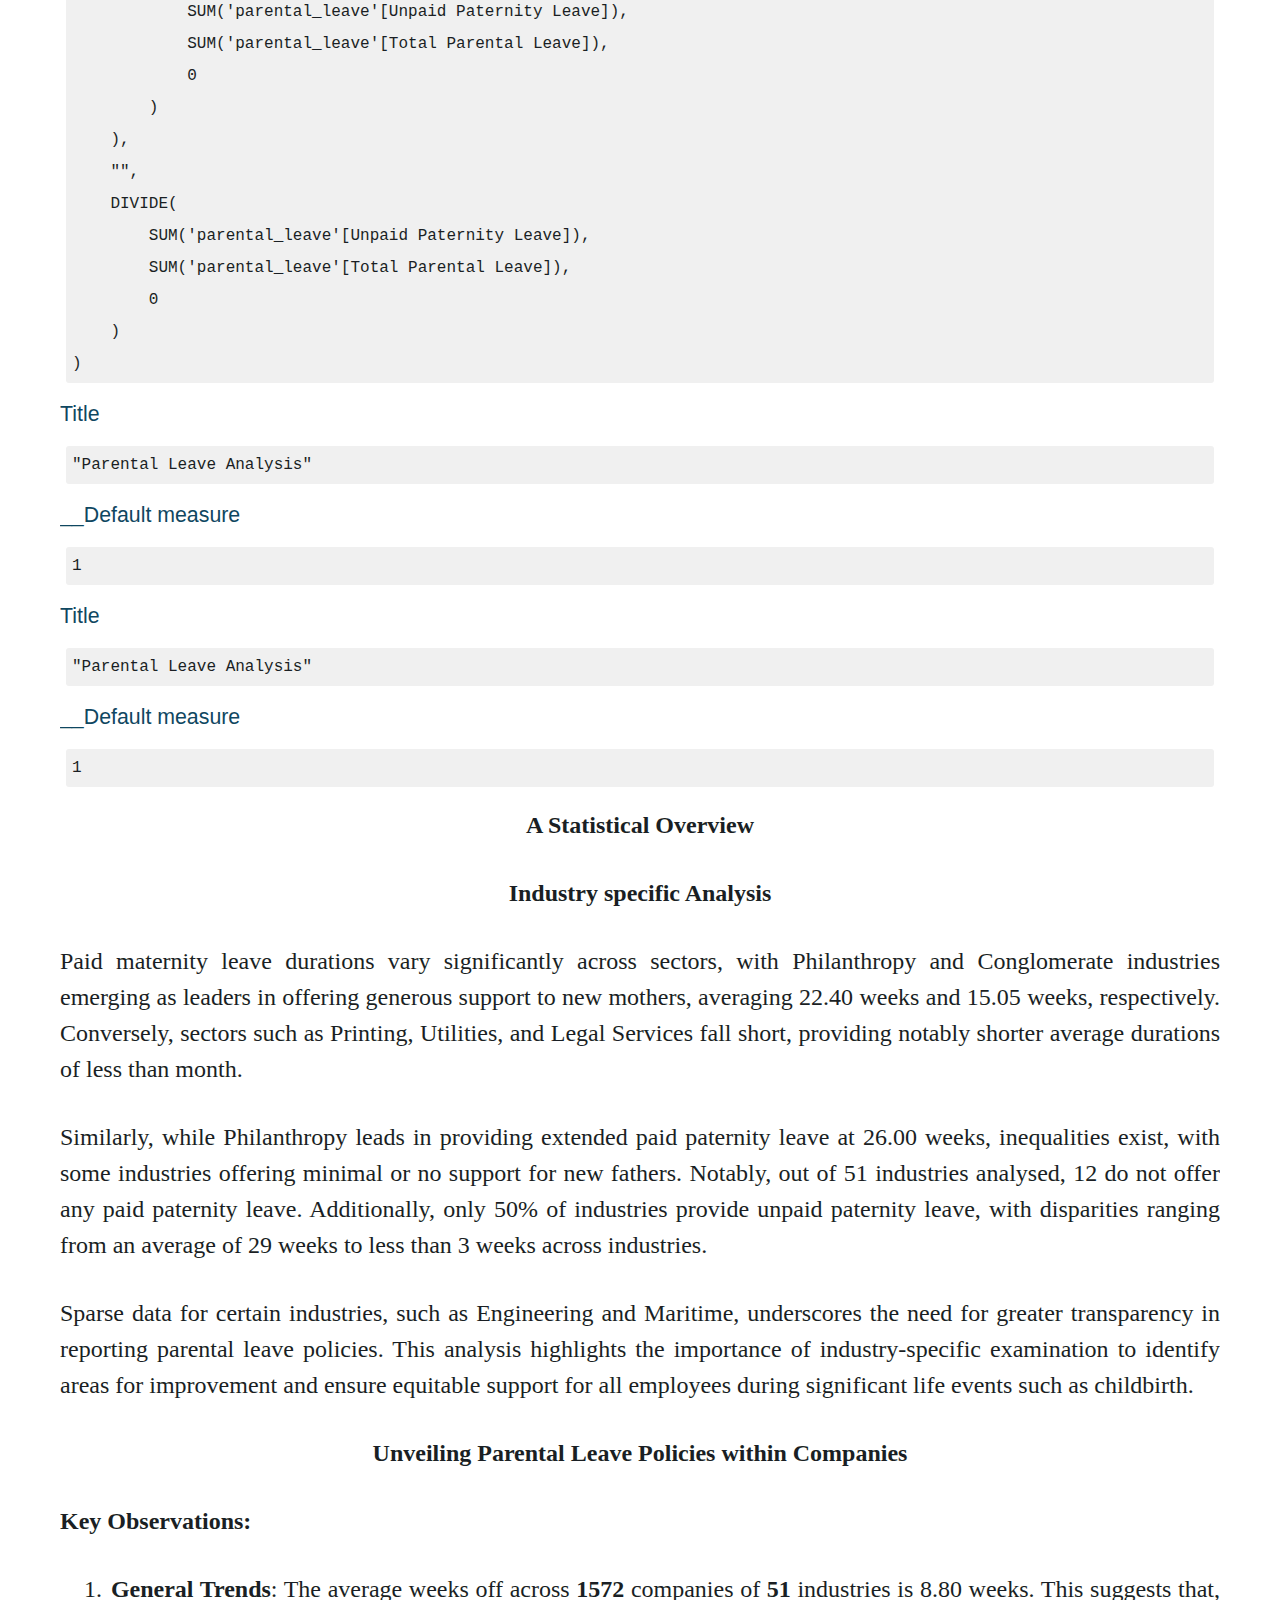
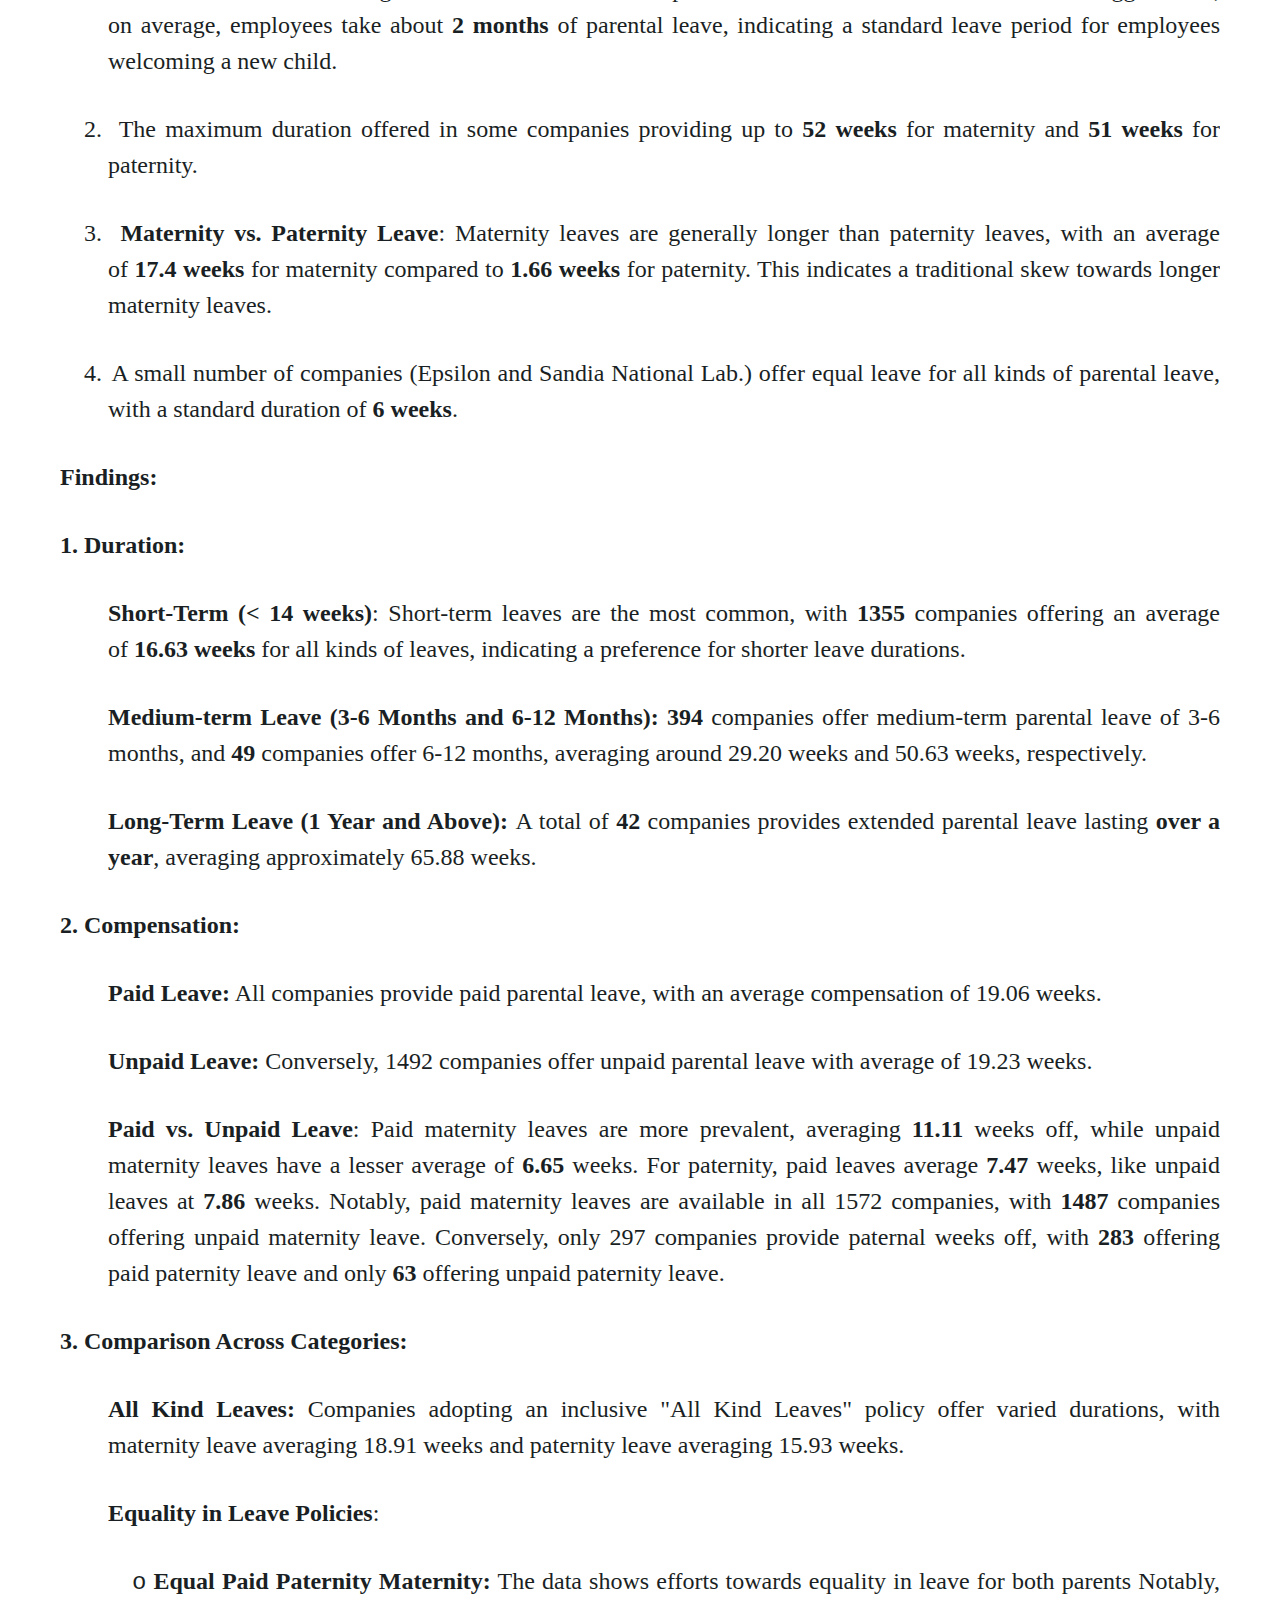
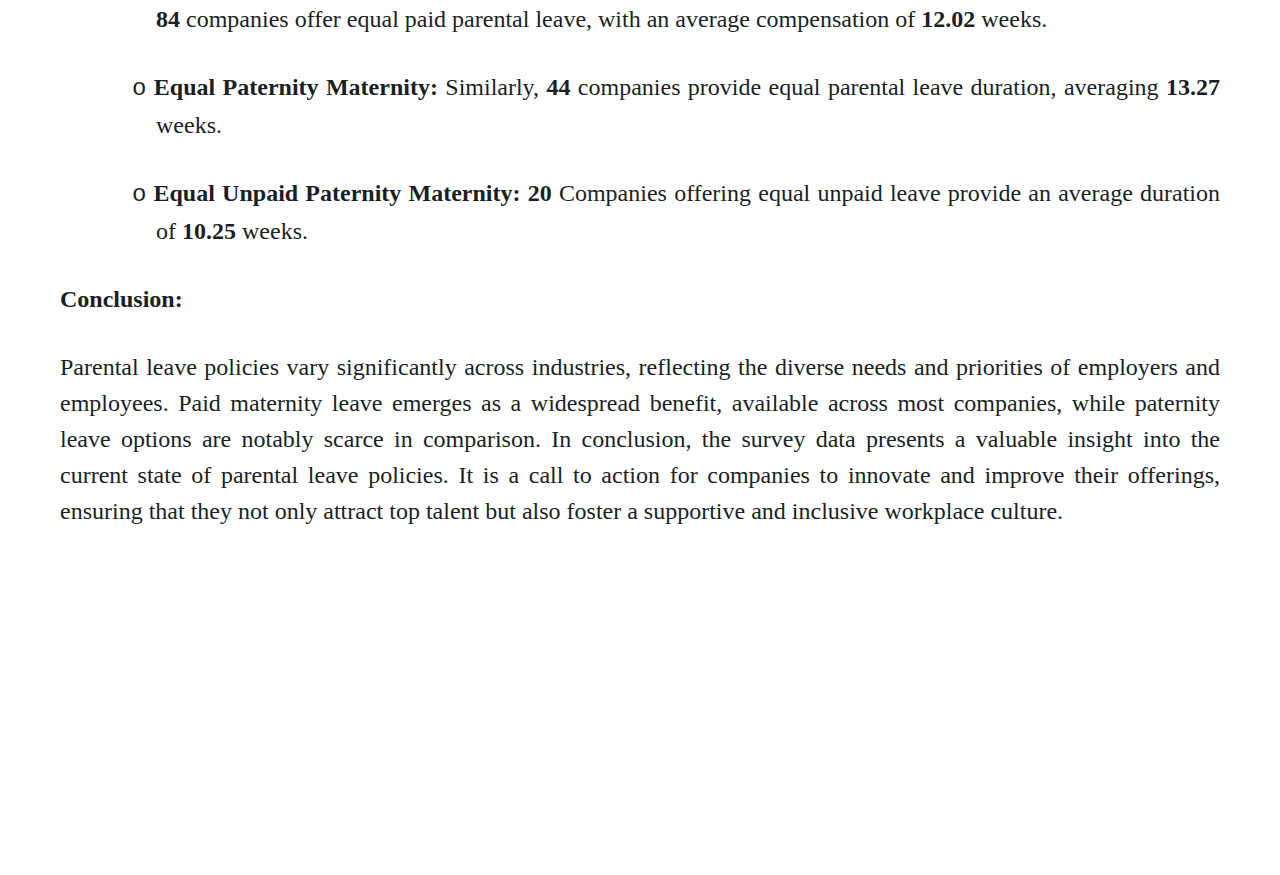
<file: pro - pl.html>
<!DOCTYPE html>
<html lang="en">

<head>
  <meta charset="utf-8">
  <meta content="width=device-width, initial-scale=1.0" name="viewport">
  <title>Adlina J - Portfolio</title>
  <meta name="description" content="">
  <meta name="keywords" content="">

  <!-- Favicons -->
  <link href="assets/img/favicon.png" rel="icon">
  <link href="assets/img/apple-touch-icon.png" rel="apple-touch-icon">

  <!-- Fonts -->
  <link href="https://fonts.googleapis.com" rel="preconnect">
  <link href="https://fonts.gstatic.com" rel="preconnect" crossorigin>
  <link href="https://fonts.googleapis.com/css2?family=Roboto:ital,wght@0,100;0,300;0,400;0,500;0,700;0,900;1,100;1,300;1,400;1,500;1,700;1,900&family=Poppins:ital,wght@0,100;0,200;0,300;0,400;0,500;0,600;0,700;0,800;0,900;1,100;1,200;1,300;1,400;1,500;1,600;1,700;1,800;1,900&family=Source+Sans+Pro:ital,wght@0,200;0,300;0,400;0,600;0,700;0,900;1,200;1,300;1,400;1,600;1,700;1,900&display=swap" rel="stylesheet">

  <!-- Vendor CSS Files -->
  <link href="assets/vendor/bootstrap/css/bootstrap.min.css" rel="stylesheet">
  <link href="assets/vendor/bootstrap-icons/bootstrap-icons.css" rel="stylesheet">
  <link href="assets/vendor/aos/aos.css" rel="stylesheet">
  <link href="assets/vendor/glightbox/css/glightbox.min.css" rel="stylesheet">
  <link href="assets/vendor/swiper/swiper-bundle.min.css" rel="stylesheet">

  <!-- Main CSS File -->
  <link href="assets/css/main.css" rel="stylesheet">

  <!-- Pro-content CSS File -->
  <link href="assets/css/pro-content.css" rel="stylesheet">

  <!-- Custom DAX Code Styling -->
  <style>
    pre.dax {
      background: #f0f0f0;   /* light gray background */
      font-size: 16px;        /* very small font */
      padding: 3px 6px;      /* minimal spacing */
      border-radius: 3px;    /* slightly rounded corners */
      overflow-x: auto;      /* scroll if line too long */
      line-height: 2;     /* tight line spacing */
      margin: 20px 6px;         /* small spacing above/below */
    }
    pre.dax code {
      font-family: "Consolas", "Monaco", monospace;
    }
  </style>

  <!-- =======================================================
  * Template Name: HeroBiz
  * Template URL: https://bootstrapmade.com/herobiz-bootstrap-business-template/
  * Updated: Aug 07 2024 with Bootstrap v5.3.3
  * Author: BootstrapMade.com
  * License: https://bootstrapmade.com/license/
  ======================================================== -->
</head>

<body class="index-page">

  <header id="header" class="header d-flex align-items-center sticky-top">
    <div class="container-fluid position-relative d-flex align-items-center justify-content-between">

      <a class="logo d-flex align-items-center me-auto me-xl-0">
        <!-- Uncomment the line below if you also wish to use an image logo -->
        <!-- <img src="assets/img/logo.png" alt=""> -->
        <h1 class="sitename">Adlina J</h1>
        <span>.</span>
      </a>

      <nav id="navmenu" class="navmenu">
        <ul>
          <li><a href="index.html#services" style="font-size: 24px;">Back</a></li>
        </ul>
        <i class="mobile-nav-toggle d-xl-none bi bi-list"></i>
      </nav>

      

    </div>
  </header>

  <main class="main">

  <!-- Page Title -->
  <div class="page-title" style="text-align: center; padding: 20px; background-color: #f4f4f4;">
    <div class="container" style="display: inline-block;">
      <h1 style="margin: 0; font-size: 1.8rem; font-weight: bold;">
        Exploring the Landscape of Parental Leave Policies
      </h1>
    </div>
  </div>
  <!-- End Page Title -->



      <section>
 
        
        <body lang=EN-IN link="#467886" vlink="#96607D" style='tab-interval:36.0pt;
        word-wrap:break-word'>
    
        <div class=WordSection1>
        
        <p class=MsoNormal style='margin-bottom:24.0pt;text-align:justify;text-indent:
        36.0pt;line-height:150%'><span lang=EN-GB style='font-size:18.0pt;line-height:
        150%;font-family:"Times New Roman",serif'>Parental leave policies have become a
        critical aspect of workplace culture, aiming to support employees in balancing
        their professional and family responsibilities. This analysis explores the
        intricate details of parental leave policies, the diverse approaches to
        maternity and paternity leave across various organizations and examining their
        duration and compensation across various companies.<o:p></o:p></span></p>
        
        <style>
            body {
              font-family: "Times New Roman", serif;
              font-size: 18pt;
              line-height: 1.5;
              text-align: justify;
              margin: 0 auto;
              padding: 20px;
              max-width: 1200px; /* Center content and restrict width */
            }
        
            .data-source {
              margin-bottom: 24px;
            }
        
            iframe {
              width: 100%; /* Use the full width of the container */
              height: 90vh; /* Use 90% of the viewport height */
              border: none;
            }
          </style>
        <p class="data-source">
            <i><u>Data Source</u></i><i>: </i>
            Maven Analytics 
          <p class=MsoNormal align=center style='margin-bottom:24.0pt;text-align:center;
          line-height:150%'><b><span lang=EN-GB style='font-size:18.0pt;line-height:150%;
          font-family:"Times New Roman",serif'>Power BI Report</span></b><span
          lang=EN-GB style='font-size:18.0pt;line-height:150%;font-family:"Times New Roman",serif'><o:p></o:p></span></p>
          </p>
        
          <iframe title="PL Analysis w/ Summary data table" width="600" height="373.5" src="https://app.powerbi.com/view?r=eyJrIjoiNDcyMzdiZGEtNDhkZi00NDJkLThmNmMtMTY2MmZjZDQ5OTM1IiwidCI6ImQ4NjRjNGQyLWZmYmItNDBiOC04ZWIxLTg1YmU3NjFhMjU4YiJ9&pageName=ReportSection" frameborder="0" allowFullScreen="true"></iframe>
          
        
        
        <p class=MsoNormal align=center style='margin-bottom:24.0pt;text-align:center;
        line-height:150%'><b><span lang=EN-GB style='font-size:18.0pt;line-height:150%;
        font-family:"Times New Roman",serif'></br>Technical Aspects</span></b><span
        lang=EN-GB style='font-size:18.0pt;line-height:150%;font-family:"Times New Roman",serif'><o:p></o:p></span></p>
        
        <p class=MsoNormal style='margin-bottom:24.0pt;text-align:justify;line-height:
        150%'><span lang=EN-GB style='font-size:18.0pt;line-height:150%;font-family:
        "Times New Roman",serif'>In this project, I used Power BI and Power Query for data transformation 
        and modeling, creating one-to-many relationships and maintaining data integrity with security filters. 
        Leveraging DAX, I built measures for dynamic calculations (SWITCH()), conditional aggregations 
        (CALCULATE() and FILTER()), equality and comparative metrics between maternity and paternity leaves, 
        percentages, distinct counts, and blank handling. These measures enabled interactive reporting and 
        actionable insights on leave types, company policies, and industry trends, strengthening my DAX expertise 
        and analytical skills while producing clear, impactful visualizations. The key DAX measures I developed 
        are shown below.<o:p></o:p></span></p>

<h2>Paid Maternity Leaves</h2>
<pre class="dax"><code>SWITCH(
     SELECTEDVALUE('Axis'[Category]),
     "Maternity",
     CALCULATE(SUM(parental_leave[Paid Maternity Leave])))</code></pre>

<h2>Paid Paternity Leaves</h2>
<pre class="dax"><code>SWITCH(
      SELECTEDVALUE('Axis'[Category]),
      "Paternity",
      CALCULATE(SUM(parental_leave[Paid Paternity Leave])))</code></pre>

<h2>Unpaid Maternity Leaves</h2>
<pre class="dax"><code>SWITCH(
      SELECTEDVALUE('Axis'[Category]),
      "Maternity",
      CALCULATE(SUM(parental_leave[Unpaid Maternity Leave])))</code></pre>

<h2>Unpaid Paternity Leaves</h2>
<pre class="dax"><code>SWITCH(
       SELECTEDVALUE('Axis'[Category]),
       "Paternity",
       CALCULATE(SUM(parental_leave[Unpaid Paternity Leave])))</code></pre>

<h2>Companies (All Kinds)</h2>
<pre class="dax"><code>CALCULATE(
    DISTINCTCOUNT(parental_leave[Company]),
    FILTER(
        parental_leave,
        parental_leave[Paid Maternity Leave] > 0 &&
        parental_leave[Unpaid Maternity Leave] > 0 &&
        parental_leave[Paid Paternity Leave] > 0 &&
        parental_leave[Unpaid Paternity Leave] > 0
    )
)</code></pre>

<h2>Equal Leaves for all kinds</h2>
<pre class="dax"><code>CALCULATE(
    DISTINCTCOUNT(parental_leave[Company]),
    FILTER(
        parental_leave,
        parental_leave[Paid Maternity Leave] > 0 &&
        parental_leave[Paid Maternity Leave] = parental_leave[Unpaid Maternity Leave] &&
        parental_leave[Paid Maternity Leave] = parental_leave[Paid Paternity Leave] &&
        parental_leave[Paid Maternity Leave] = parental_leave[Unpaid Paternity Leave]
    )
)</code></pre>

<h2>Equal Pat. Mat.</h2>
<pre class="dax"><code>CALCULATE (
    DISTINCTCOUNT ( parental_leave[Company] ),
    FILTER (
        parental_leave,
        parental_leave[Total Maternity] > 0 &&
        parental_leave[Total Maternity] = parental_leave[Total Paternity]
    )
)</code></pre>

<h2>Equal Paid Pat. Mat.</h2>
<pre class="dax"><code>CALCULATE(
    DISTINCTCOUNT(parental_leave[Company]),
    FILTER(
        parental_leave,
        parental_leave[Paid Maternity Leave] > 0 &&
        NOT( ISBLANK( parental_leave[Paid Maternity Leave] ) ) &&
        NOT( ISBLANK( parental_leave[Paid Paternity Leave] ) ) &&
        parental_leave[Paid Maternity Leave] = parental_leave[Paid Paternity Leave]
    )
)</code></pre>

<h2>Equal Unpaid Pat. Mat.</h2>
<pre class="dax"><code>CALCULATE (
    DISTINCTCOUNT ( parental_leave[Company] ),
    FILTER (
        parental_leave,
        parental_leave[Unpaid Maternity Leave] > 0 &&
        parental_leave[Unpaid Maternity Leave] = parental_leave[Unpaid Paternity Leave]
    )
)</code></pre>

<h2>Pat. > Mat.</h2>
<pre class="dax"><code>CALCULATE (
    DISTINCTCOUNT ( parental_leave[Company] ),
    FILTER (
        parental_leave,
        parental_leave[Total Paternity] > 0 &&
        parental_leave[Total Maternity] > 0 &&
        parental_leave[Total Paternity] > parental_leave[Total Maternity]
    )
)</code></pre>

<h2>Paid Pat. > Paid Mat.</h2>
<pre class="dax"><code>CALCULATE (
    DISTINCTCOUNT ( parental_leave[Company] ),
    FILTER (
        parental_leave,
        parental_leave[Paid Paternity Leave] > 0 &&
        parental_leave[Paid Maternity Leave] > 0 &&
        parental_leave[Paid Paternity Leave] > parental_leave[Paid Maternity Leave]
    )
)</code></pre>

<h2>Unpaid Pat. > Unpaid Mat</h2>
<pre class="dax"><code>CALCULATE (
    DISTINCTCOUNT ( parental_leave[Company] ),
    FILTER (
        parental_leave,
        parental_leave[Unpaid Paternity Leave] > 0 &&
        parental_leave[Unpaid Maternity Leave] > 0 &&
        parental_leave[Unpaid Paternity Leave] > parental_leave[Unpaid Maternity Leave]
    )
)</code></pre>

<h2>blank</h2>
<pre class="dax"><code>SWITCH(
        SELECTEDVALUE('Axis'[Category]),
        "",0.000001)</code></pre>

<h2>Max Comp</h2>
<pre class="dax"><code>CALCULATE (
        DISTINCTCOUNT ( parental_leave[Company] ),
        ALL ( )
    )</code></pre>

<h2>Max Industry</h2>
<pre class="dax"><code>CALCULATE (
        DISTINCTCOUNT ( parental_leave[Industry] ),
        ALL ( )
    )</code></pre>

<h2>PercentageofComp</h2>
<pre class="dax"><code>DISTINCTCOUNT(parental_leave[Company])/[Max Comp]</code></pre>

<h2>PercentageofIndustry</h2>
<pre class="dax"><code>DISTINCTCOUNT(parental_leave[Industry])/[Max Industry]</code></pre>

<h2>PM_Percentage</h2>
<pre class="dax"><code>IF(
    ISBLANK(
        DIVIDE(
            SUM('parental_leave'[Paid Maternity Leave]),
            SUM('parental_leave'[Total Parental Leave]),
            0
        )
    ),
    "",
    DIVIDE(
        SUM('parental_leave'[Paid Maternity Leave]),
        SUM('parental_leave'[Total Parental Leave]),
        0
    )
)</code></pre>

<h2>PP_Percentage</h2>
<pre class="dax"><code>IF(
    ISBLANK(
        DIVIDE(
            SUM('parental_leave'[Paid Paternity Leave]),
            SUM('parental_leave'[Total Parental Leave]),
            0
        )
    ),
    "",
    DIVIDE(
        SUM('parental_leave'[Paid Paternity Leave]),
        SUM('parental_leave'[Total Parental Leave]),
        0
    )
)</code></pre>

<h2>UM_Percentage</h2>
<pre class="dax"><code>IF(
    ISBLANK(
        DIVIDE(
            SUM('parental_leave'[Unpaid Maternity Leave]),
            SUM('parental_leave'[Total Parental Leave]),
            0
        )
    ),
    "",
    DIVIDE(
        SUM('parental_leave'[Unpaid Maternity Leave]),
        SUM('parental_leave'[Total Parental Leave]),
        0
    )
)</code></pre>

<h2>UP_Percentage</h2>
<pre class="dax"><code>IF(
    ISBLANK(
        DIVIDE(
            SUM('parental_leave'[Unpaid Paternity Leave]),
            SUM('parental_leave'[Total Parental Leave]),
            0
        )
    ),
    "",
    DIVIDE(
        SUM('parental_leave'[Unpaid Paternity Leave]),
        SUM('parental_leave'[Total Parental Leave]),
        0
    )
)</code></pre>

<h2>Title</h2>
<pre class="dax"><code>"Parental Leave Analysis"</code></pre>

<h2>__Default measure</h2>
<pre class="dax"><code>1</code></pre>
        
<h2>Title</h2>
<pre class="dax"><code>"Parental Leave Analysis"</code></pre>

<h2>__Default measure</h2>
<pre class="dax"><code>1</code></pre>
        
        <p class=MsoNormal align=center style='margin-bottom:24.0pt;text-align:center;
        line-height:150%'><b><span lang=EN-GB style='font-size:18.0pt;line-height:150%;
        font-family:"Times New Roman",serif'>A Statistical Overview</span></b><span
        lang=EN-GB style='font-size:18.0pt;line-height:150%;font-family:"Times New Roman",serif'><o:p></o:p></span></p>
        
        <p class=MsoNormal align=center style='margin-bottom:24.0pt;text-align:center;
        line-height:150%'><b><span lang=EN-GB style='font-size:18.0pt;line-height:150%;
        font-family:"Times New Roman",serif'>Industry specific Analysis</span></b><span
        lang=EN-GB style='font-size:18.0pt;line-height:150%;font-family:"Times New Roman",serif'><o:p></o:p></span></p>
        
        <p class=MsoNormal style='margin-bottom:24.0pt;text-align:justify;line-height:
        150%'><span lang=EN-GB style='font-size:18.0pt;line-height:150%;font-family:
        "Times New Roman",serif'>Paid maternity leave durations vary significantly
        across sectors, with Philanthropy and Conglomerate industries emerging as
        leaders in offering generous support to new mothers, averaging 22.40 weeks and
        15.05 weeks, respectively. Conversely, sectors such as Printing, Utilities, and
        Legal Services fall short, providing notably shorter average durations of less
        than month. <o:p></o:p></span></p>
        
        <p class=MsoNormal style='margin-bottom:24.0pt;text-align:justify;line-height:
        150%'><span lang=EN-GB style='font-size:18.0pt;line-height:150%;font-family:
        "Times New Roman",serif'>Similarly, while Philanthropy leads in providing
        extended paid paternity leave at 26.00 weeks, inequalities exist, with some
        industries offering minimal or no support for new fathers. Notably, out of 51
        industries analysed, 12 do not offer any paid paternity leave. Additionally,
        only 50% of industries provide unpaid paternity leave, with disparities ranging
        from an average of 29 weeks to less than 3 weeks across industries. <o:p></o:p></span></p>
        
        <p class=MsoNormal style='margin-bottom:24.0pt;text-align:justify;line-height:
        150%'><span lang=EN-GB style='font-size:18.0pt;line-height:150%;font-family:
        "Times New Roman",serif'>Sparse data for certain industries, such as
        Engineering and Maritime, underscores the need for greater transparency in
        reporting parental leave policies. This analysis highlights the importance of
        industry-specific examination to identify areas for improvement and ensure
        equitable support for all employees during significant life events such as
        childbirth.<o:p></o:p></span></p>
        
        <p class=MsoNormal align=center style='margin-bottom:24.0pt;text-align:center;
        line-height:150%'><b><span lang=EN-GB style='font-size:18.0pt;line-height:150%;
        font-family:"Times New Roman",serif'>Unveiling Parental Leave Policies within
        Companies</span></b><span lang=EN-GB style='font-size:18.0pt;line-height:150%;
        font-family:"Times New Roman",serif'><o:p></o:p></span></p>
        
        <p class=MsoNormal style='margin-bottom:24.0pt;text-align:justify;line-height:
        150%'><b><span lang=EN-GB style='font-size:18.0pt;line-height:150%;font-family:
        "Times New Roman",serif'>Key Observations:</span></b><span lang=EN-GB
        style='font-size:18.0pt;line-height:150%;font-family:"Times New Roman",serif'><o:p></o:p></span></p>
        
        <p class=MsoNormal style='margin-top:0cm;margin-right:0cm;margin-bottom:24.0pt;
        margin-left:36.0pt;text-align:justify;text-indent:-18.0pt;line-height:150%;
        mso-list:l3 level1 lfo3;tab-stops:36.0pt'><![if !supportLists]><span
        lang=EN-GB style='font-size:18.0pt;line-height:150%;font-family:"Times New Roman",serif;
        mso-fareast-font-family:"Times New Roman"'><span style='mso-list:Ignore'>1.<span
        style='font:7.0pt "Times New Roman"'>&nbsp;&nbsp; </span></span></span><![endif]><b><span
        lang=EN-GB style='font-size:18.0pt;line-height:150%;font-family:"Times New Roman",serif'>General
        Trends</span></b><span lang=EN-GB style='font-size:18.0pt;line-height:150%;
        font-family:"Times New Roman",serif'>: The average weeks off across <b>1572</b>
        companies of<b> 51</b> industries is&nbsp;8.80 weeks. This suggests that, on
        average, employees take about <b>2 months</b> of parental leave, indicating a
        standard leave period for employees welcoming a new child.<o:p></o:p></span></p>
        
        <p class=MsoNormal style='margin-top:0cm;margin-right:0cm;margin-bottom:24.0pt;
        margin-left:36.0pt;text-align:justify;text-indent:-18.0pt;line-height:150%;
        mso-list:l3 level1 lfo3;tab-stops:36.0pt'><![if !supportLists]><span
        lang=EN-GB style='font-size:18.0pt;line-height:150%;font-family:"Times New Roman",serif;
        mso-fareast-font-family:"Times New Roman"'><span style='mso-list:Ignore'>2.<span
        style='font:7.0pt "Times New Roman"'>&nbsp;&nbsp; </span></span></span><![endif]><span
        lang=EN-GB style='font-size:18.0pt;line-height:150%;font-family:"Times New Roman",serif'>The
        maximum duration offered in some companies providing up to&nbsp;<b>52 weeks</b>&nbsp;for
        maternity and&nbsp;<b>51 weeks</b>&nbsp;for paternity.<o:p></o:p></span></p>
        
        <p class=MsoNormal style='margin-top:0cm;margin-right:0cm;margin-bottom:24.0pt;
        margin-left:36.0pt;text-align:justify;text-indent:-18.0pt;line-height:150%;
        mso-list:l3 level1 lfo3;tab-stops:36.0pt'><![if !supportLists]><span
        lang=EN-GB style='font-size:18.0pt;line-height:150%;font-family:"Times New Roman",serif;
        mso-fareast-font-family:"Times New Roman"'><span style='mso-list:Ignore'>3.<span
        style='font:7.0pt "Times New Roman"'>&nbsp;&nbsp; </span></span></span><![endif]><b><span
        lang=EN-GB style='font-size:18.0pt;line-height:150%;font-family:"Times New Roman",serif'>Maternity
        vs. Paternity Leave</span></b><span lang=EN-GB style='font-size:18.0pt;
        line-height:150%;font-family:"Times New Roman",serif'>: Maternity leaves are
        generally longer than paternity leaves, with an average of&nbsp;<b>17.4 weeks</b>&nbsp;for
        maternity compared to&nbsp;<b>1.66 weeks</b>&nbsp;for paternity. This indicates
        a traditional skew towards longer maternity leaves.<o:p></o:p></span></p>
        
        <p class=MsoNormal style='margin-top:0cm;margin-right:0cm;margin-bottom:24.0pt;
        margin-left:36.0pt;text-align:justify;text-indent:-18.0pt;line-height:150%;
        mso-list:l3 level1 lfo3;tab-stops:36.0pt'><![if !supportLists]><span
        lang=EN-GB style='font-size:18.0pt;line-height:150%;font-family:"Times New Roman",serif;
        mso-fareast-font-family:"Times New Roman"'><span style='mso-list:Ignore'>4.<span
        style='font:7.0pt "Times New Roman"'>&nbsp;&nbsp; </span></span></span><![endif]><span
        lang=EN-GB style='font-size:18.0pt;line-height:150%;font-family:"Times New Roman",serif'>A
        small number of companies (Epsilon and Sandia National Lab.) offer equal leave
        for all kinds of parental leave, with a standard duration of&nbsp;<b>6 weeks</b>.
        <o:p></o:p></span></p>
        
        <p class=MsoNormal style='margin-bottom:24.0pt;text-align:justify;line-height:
        150%'><b><span lang=EN-GB style='font-size:18.0pt;line-height:150%;font-family:
        "Times New Roman",serif'>Findings:</span></b><span lang=EN-GB style='font-size:
        18.0pt;line-height:150%;font-family:"Times New Roman",serif'> <o:p></o:p></span></p>
        
        <p class=MsoNormal style='margin-bottom:24.0pt;text-align:justify;line-height:
        150%'><b><span lang=EN-GB style='font-size:18.0pt;line-height:150%;font-family:
        "Times New Roman",serif'>1. Duration:</span></b><span lang=EN-GB
        style='font-size:18.0pt;line-height:150%;font-family:"Times New Roman",serif'><o:p></o:p></span></p>
        
        <p class=MsoNormal style='margin-top:0cm;margin-right:0cm;margin-bottom:24.0pt;
        margin-left:36.0pt;text-align:justify;line-height:150%'><b><span lang=EN-GB
        style='font-size:18.0pt;line-height:150%;font-family:"Times New Roman",serif'>Short-Term
        (&lt; 14 weeks)</span></b><span lang=EN-GB style='font-size:18.0pt;line-height:
        150%;font-family:"Times New Roman",serif'>: Short-term leaves are the most
        common, with <b>1355</b> companies offering an average of&nbsp;<b>16.63 weeks</b>&nbsp;for
        all kinds of leaves, indicating a preference for shorter leave durations.<o:p></o:p></span></p>
        
        <p class=MsoNormal style='margin-top:0cm;margin-right:0cm;margin-bottom:24.0pt;
        margin-left:36.0pt;text-align:justify;line-height:150%'><b><span lang=EN-GB
        style='font-size:18.0pt;line-height:150%;font-family:"Times New Roman",serif'>Medium-term
        Leave (3-6 Months and 6-12 Months):</span></b><span lang=EN-GB
        style='font-size:18.0pt;line-height:150%;font-family:"Times New Roman",serif'> <b>394</b>
        companies offer medium-term parental leave of 3-6 months, and<b> 49</b>
        companies offer 6-12 months, averaging around 29.20 weeks and 50.63 weeks,
        respectively.<o:p></o:p></span></p>
        
        <p class=MsoNormal style='margin-top:0cm;margin-right:0cm;margin-bottom:24.0pt;
        margin-left:36.0pt;text-align:justify;line-height:150%'><b><span lang=EN-GB
        style='font-size:18.0pt;line-height:150%;font-family:"Times New Roman",serif'>Long-Term
        Leave (1 Year and Above): </span></b><span lang=EN-GB style='font-size:18.0pt;
        line-height:150%;font-family:"Times New Roman",serif'>A total of <b>42</b>
        companies provides extended parental leave lasting <b>over a year</b>,
        averaging approximately 65.88 weeks.<o:p></o:p></span></p>
        
        <p class=MsoNormal style='margin-bottom:24.0pt;text-align:justify;line-height:
        150%'><b><span lang=EN-GB style='font-size:18.0pt;line-height:150%;font-family:
        "Times New Roman",serif'>2. Compensation:</span></b><span lang=EN-GB
        style='font-size:18.0pt;line-height:150%;font-family:"Times New Roman",serif'><o:p></o:p></span></p>
        
        <p class=MsoNormal style='margin-top:0cm;margin-right:0cm;margin-bottom:24.0pt;
        margin-left:36.0pt;text-align:justify;line-height:150%'><b><span lang=EN-GB
        style='font-size:18.0pt;line-height:150%;font-family:"Times New Roman",serif'>Paid
        Leave:</span></b><span lang=EN-GB style='font-size:18.0pt;line-height:150%;
        font-family:"Times New Roman",serif'> All companies provide paid parental
        leave, with an average compensation of 19.06 weeks.<o:p></o:p></span></p>
        
        <p class=MsoNormal style='margin-top:0cm;margin-right:0cm;margin-bottom:24.0pt;
        margin-left:36.0pt;text-align:justify;line-height:150%'><b><span lang=EN-GB
        style='font-size:18.0pt;line-height:150%;font-family:"Times New Roman",serif'>Unpaid
        Leave:</span></b><span lang=EN-GB style='font-size:18.0pt;line-height:150%;
        font-family:"Times New Roman",serif'> Conversely, 1492 companies offer unpaid
        parental leave with average of 19.23 weeks.<o:p></o:p></span></p>
        
        <p class=MsoNormal style='margin-top:0cm;margin-right:0cm;margin-bottom:24.0pt;
        margin-left:36.0pt;text-align:justify;line-height:150%'><b><span lang=EN-GB
        style='font-size:18.0pt;line-height:150%;font-family:"Times New Roman",serif'>Paid
        vs. Unpaid Leave</span></b><span lang=EN-GB style='font-size:18.0pt;line-height:
        150%;font-family:"Times New Roman",serif'>: Paid maternity leaves are more
        prevalent, averaging <b>11.11</b> weeks off, while unpaid maternity leaves have
        a lesser average of <b>6.65</b> weeks. For paternity, paid leaves average <b>7.47</b>
        weeks, like unpaid leaves at <b>7.86</b> weeks. Notably, paid maternity leaves
        are available in all 1572 companies, with <b>1487</b> companies offering unpaid
        maternity leave. Conversely, only 297 companies provide paternal weeks off,
        with <b>283</b> offering paid paternity leave and only <b>63 </b>offering
        unpaid paternity leave.<o:p></o:p></span></p>
        
        <p class=MsoNormal style='margin-bottom:24.0pt;text-align:justify;line-height:
        150%'><b><span lang=EN-GB style='font-size:18.0pt;line-height:150%;font-family:
        "Times New Roman",serif'>3. Comparison Across Categories:</span></b><span
        lang=EN-GB style='font-size:18.0pt;line-height:150%;font-family:"Times New Roman",serif'><o:p></o:p></span></p>
        
        <p class=MsoNormal style='margin-top:0cm;margin-right:0cm;margin-bottom:24.0pt;
        margin-left:36.0pt;text-align:justify;line-height:150%'><b><span lang=EN-GB
        style='font-size:18.0pt;line-height:150%;font-family:"Times New Roman",serif'>All
        Kind Leaves:</span></b><span lang=EN-GB style='font-size:18.0pt;line-height:
        150%;font-family:"Times New Roman",serif'> Companies adopting an inclusive
        &quot;All Kind Leaves&quot; policy offer varied durations, with maternity leave
        averaging 18.91 weeks and paternity leave averaging 15.93 weeks.<o:p></o:p></span></p>
        
        <p class=MsoNormal style='margin-top:0cm;margin-right:0cm;margin-bottom:24.0pt;
        margin-left:36.0pt;text-align:justify;line-height:150%'><b><span lang=EN-GB
        style='font-size:18.0pt;line-height:150%;font-family:"Times New Roman",serif'>Equality
        in Leave Policies</span></b><span lang=EN-GB style='font-size:18.0pt;
        line-height:150%;font-family:"Times New Roman",serif'>:<o:p></o:p></span></p>
        
        <p class=MsoNormal style='margin-top:0cm;margin-right:0cm;margin-bottom:24.0pt;
        margin-left:72.0pt;text-align:justify;text-indent:-18.0pt;line-height:150%;
        mso-list:l8 level1 lfo8;tab-stops:list 72.0pt'><![if !supportLists]><span
        lang=EN-GB style='font-size:18.0pt;line-height:150%;font-family:"Courier New";
        mso-fareast-font-family:"Courier New"'><span style='mso-list:Ignore'>o<span
        style='font:7.0pt "Times New Roman"'>&nbsp; </span></span></span><![endif]><b><span
        lang=EN-GB style='font-size:18.0pt;line-height:150%;font-family:"Times New Roman",serif'>Equal
        Paid Paternity Maternity:</span></b><span lang=EN-GB style='font-size:18.0pt;
        line-height:150%;font-family:"Times New Roman",serif'> The data shows efforts
        towards equality in leave for both parents Notably, <b>84</b> companies offer
        equal paid parental leave, with an average compensation of <b>12.02</b> weeks.<o:p></o:p></span></p>
        
        <p class=MsoNormal style='margin-top:0cm;margin-right:0cm;margin-bottom:24.0pt;
        margin-left:72.0pt;text-align:justify;text-indent:-18.0pt;line-height:150%;
        mso-list:l8 level1 lfo8;tab-stops:list 72.0pt'><![if !supportLists]><span
        lang=EN-GB style='font-size:18.0pt;line-height:150%;font-family:"Courier New";
        mso-fareast-font-family:"Courier New"'><span style='mso-list:Ignore'>o<span
        style='font:7.0pt "Times New Roman"'>&nbsp; </span></span></span><![endif]><b><span
        lang=EN-GB style='font-size:18.0pt;line-height:150%;font-family:"Times New Roman",serif'>Equal
        Paternity Maternity:</span></b><span lang=EN-GB style='font-size:18.0pt;
        line-height:150%;font-family:"Times New Roman",serif'> Similarly, <b>44</b>
        companies provide equal parental leave duration, averaging <b>13.27</b> weeks.<o:p></o:p></span></p>
        
        <p class=MsoNormal style='margin-top:0cm;margin-right:0cm;margin-bottom:24.0pt;
        margin-left:72.0pt;text-align:justify;text-indent:-18.0pt;line-height:150%;
        mso-list:l8 level1 lfo8;tab-stops:list 72.0pt'><![if !supportLists]><span
        lang=EN-GB style='font-size:18.0pt;line-height:150%;font-family:"Courier New";
        mso-fareast-font-family:"Courier New"'><span style='mso-list:Ignore'>o<span
        style='font:7.0pt "Times New Roman"'>&nbsp; </span></span></span><![endif]><b><span
        lang=EN-GB style='font-size:18.0pt;line-height:150%;font-family:"Times New Roman",serif'>Equal
        Unpaid Paternity Maternity:</span></b><span lang=EN-GB style='font-size:18.0pt;
        line-height:150%;font-family:"Times New Roman",serif'> <b>20 </b>Companies
        offering equal unpaid leave provide an average duration of <b>10.25</b> weeks.<o:p></o:p></span></p>
        
        <p class=MsoNormal style='margin-bottom:24.0pt;text-align:justify;line-height:
        150%'><b><span lang=EN-GB style='font-size:18.0pt;line-height:150%;font-family:
        "Times New Roman",serif'>Conclusion:</span></b><span lang=EN-GB
        style='font-size:18.0pt;line-height:150%;font-family:"Times New Roman",serif'><o:p></o:p></span></p>
        
        <p class=MsoNormal style='margin-bottom:24.0pt;text-align:justify;line-height:
        150%'><span lang=EN-GB style='font-size:18.0pt;line-height:150%;font-family:
        "Times New Roman",serif'>Parental leave policies vary significantly across
        industries, reflecting the diverse needs and priorities of employers and
        employees. Paid maternity leave emerges as a widespread benefit, available
        across most companies, while paternity leave options are notably scarce in
        comparison. In conclusion, the survey data presents a valuable insight into the
        current state of parental leave policies. It is a call to action for companies
        to innovate and improve their offerings, ensuring that they not only attract
        top talent but also foster a supportive and inclusive workplace culture.<o:p></o:p></span></p>
        
        <p class=MsoNormal style='margin-bottom:24.0pt;text-align:justify;line-height:
        150%'><span lang=EN-GB style='font-size:18.0pt;line-height:150%;font-family:
        "Times New Roman",serif'><o:p>&nbsp;</o:p></span></p>
        
        </div>
        
    </section>
  
  </main>
      

  
    <!-- Scroll Top -->
    <a href="#" id="scroll-top" class="scroll-top d-flex align-items-center justify-content-center"><i class="bi bi-arrow-up-short"></i></a>
  
    <!-- Preloader -->
    <div id="preloader"></div>
  
    <!-- Vendor JS Files -->
    <script src="assets/vendor/bootstrap/js/bootstrap.bundle.min.js"></script>
    <script src="assets/vendor/php-email-form/validate.js"></script>
    <script src="assets/vendor/aos/aos.js"></script>
    <script src="assets/vendor/glightbox/js/glightbox.min.js"></script>
    <script src="assets/vendor/swiper/swiper-bundle.min.js"></script>
    <script src="assets/vendor/imagesloaded/imagesloaded.pkgd.min.js"></script>
    <script src="assets/vendor/isotope-layout/isotope.pkgd.min.js"></script>
  
    <!-- Main JS File -->
    <script src="assets/js/main.js"></script>
  
</body>
  
</html>
</file>
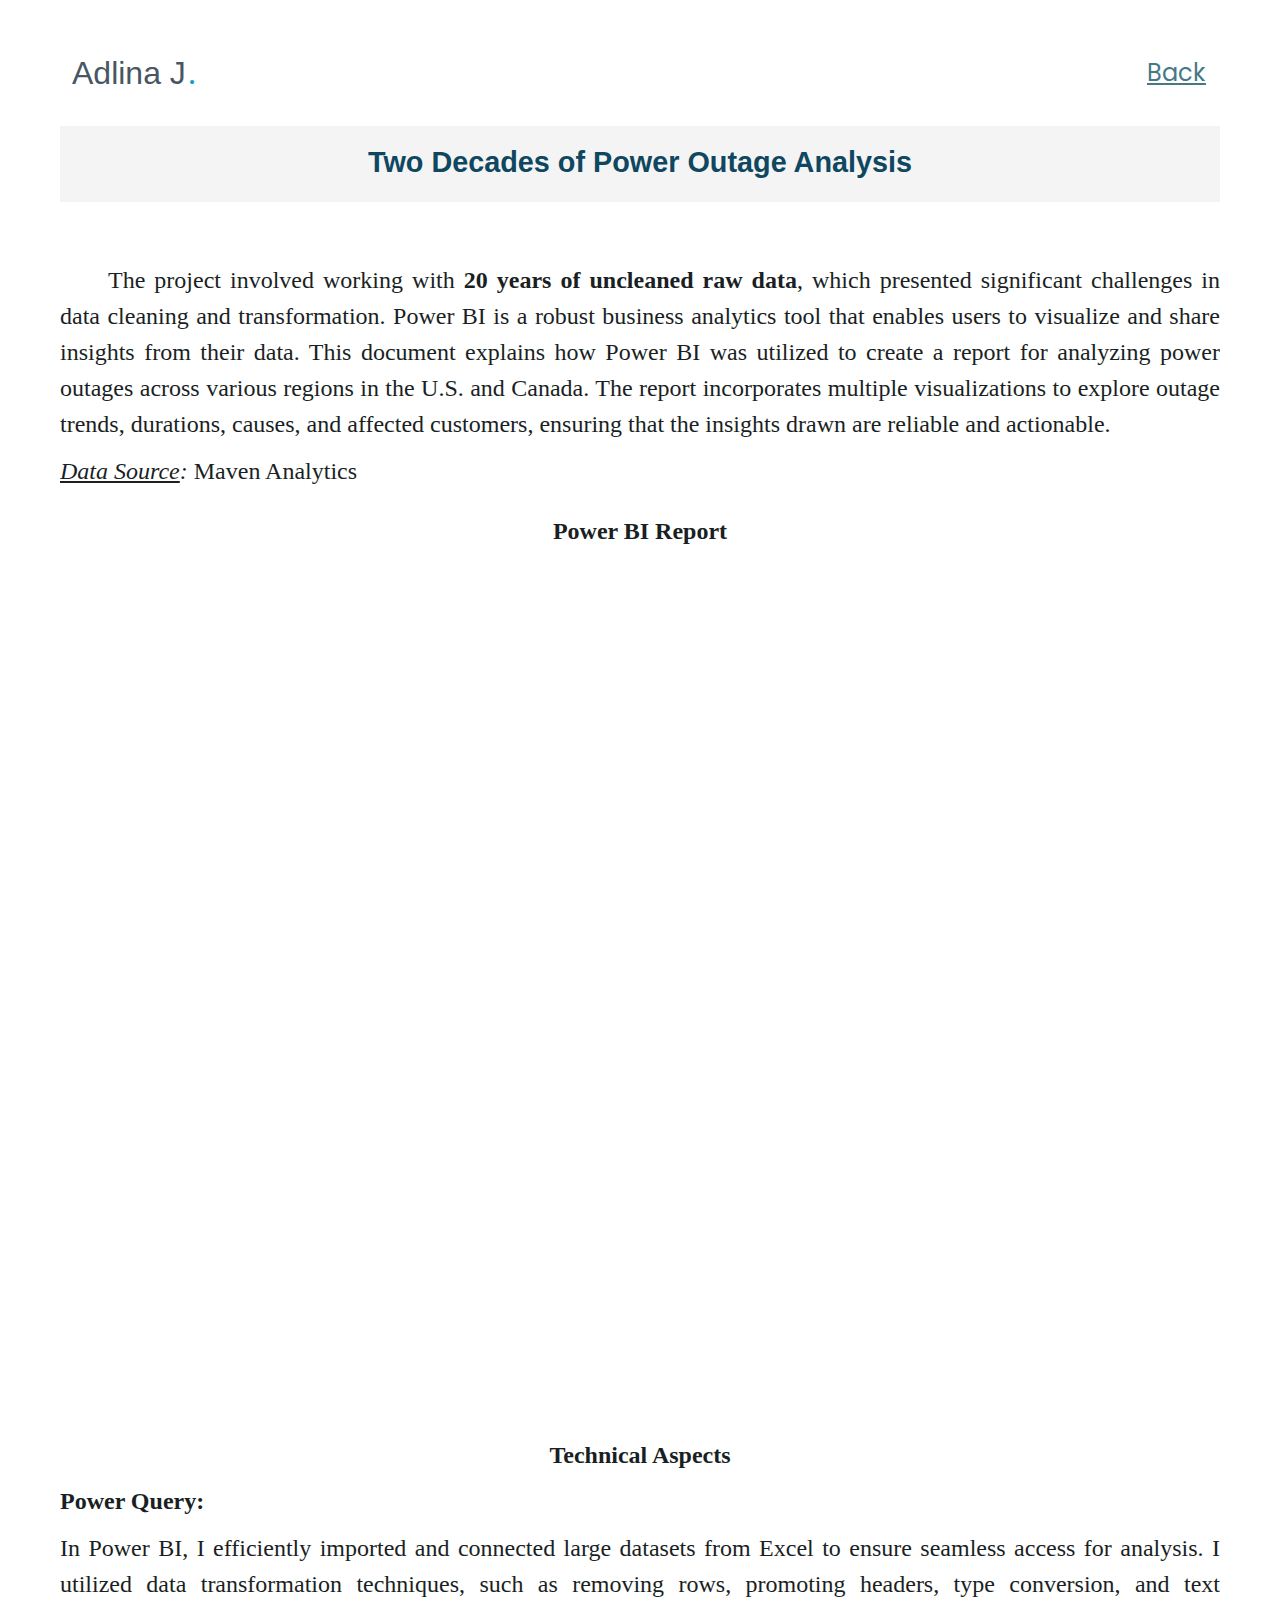
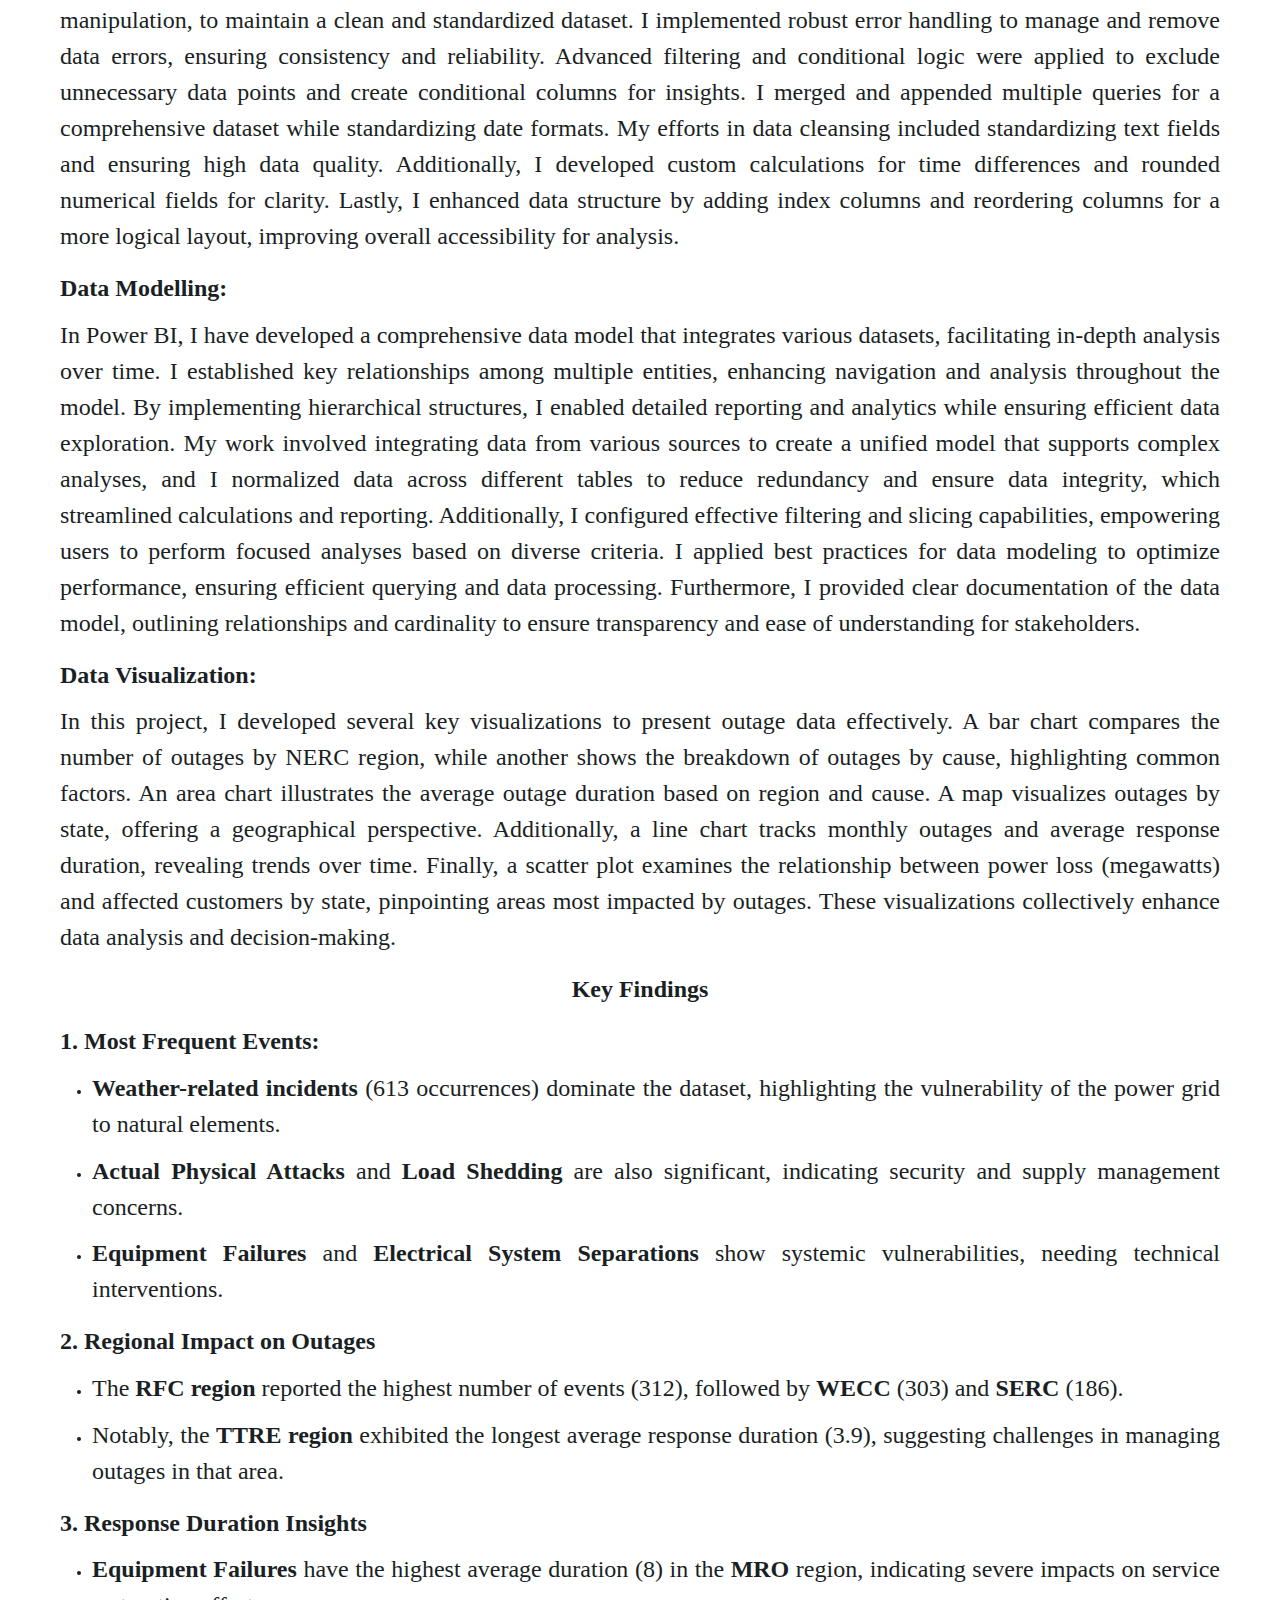
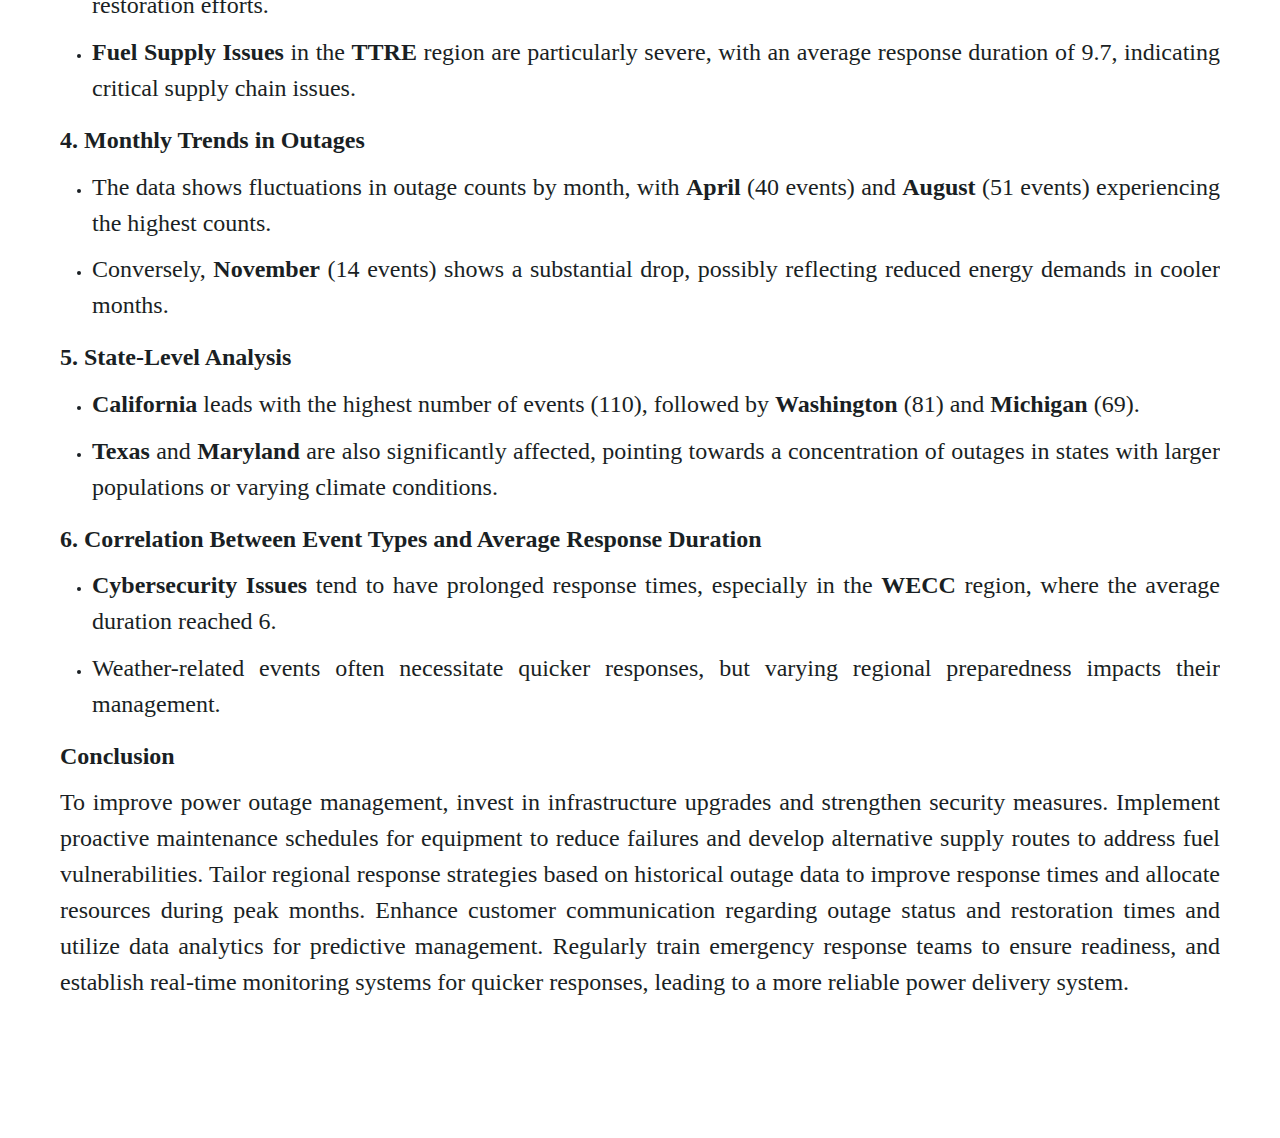
<file: pro - po.html>
<!DOCTYPE html>
<html lang="en">

<head>
  <meta charset="utf-8">
  <meta content="width=device-width, initial-scale=1.0" name="viewport">
  <title>Adlina J - Portfolio</title>
  <meta name="description" content="">
  <meta name="keywords" content="">

  <!-- Favicons -->
  <link href="assets/img/favicon.png" rel="icon">
  <link href="assets/img/apple-touch-icon.png" rel="apple-touch-icon">

  <!-- Fonts -->
  <link href="https://fonts.googleapis.com" rel="preconnect">
  <link href="https://fonts.gstatic.com" rel="preconnect" crossorigin>
  <link href="https://fonts.googleapis.com/css2?family=Roboto:ital,wght@0,100;0,300;0,400;0,500;0,700;0,900;1,100;1,300;1,400;1,500;1,700;1,900&family=Poppins:ital,wght@0,100;0,200;0,300;0,400;0,500;0,600;0,700;0,800;0,900;1,100;1,200;1,300;1,400;1,500;1,600;1,700;1,800;1,900&family=Source+Sans+Pro:ital,wght@0,200;0,300;0,400;0,600;0,700;0,900;1,200;1,300;1,400;1,600;1,700;1,900&display=swap" rel="stylesheet">

  <!-- Vendor CSS Files -->
  <link href="assets/vendor/bootstrap/css/bootstrap.min.css" rel="stylesheet">
  <link href="assets/vendor/bootstrap-icons/bootstrap-icons.css" rel="stylesheet">
  <link href="assets/vendor/aos/aos.css" rel="stylesheet">
  <link href="assets/vendor/glightbox/css/glightbox.min.css" rel="stylesheet">
  <link href="assets/vendor/swiper/swiper-bundle.min.css" rel="stylesheet">

  <!-- Main CSS File -->
  <link href="assets/css/main.css" rel="stylesheet">

  <!-- Pro-content CSS File -->
  <link href="assets/css/pro-content.css" rel="stylesheet">

  <!-- =======================================================
  * Template Name: HeroBiz
  * Template URL: https://bootstrapmade.com/herobiz-bootstrap-business-template/
  * Updated: Aug 07 2024 with Bootstrap v5.3.3
  * Author: BootstrapMade.com
  * License: https://bootstrapmade.com/license/
  ======================================================== -->
</head>

<body class="index-page">

  <header id="header" class="header d-flex align-items-center sticky-top">
    <div class="container-fluid position-relative d-flex align-items-center justify-content-between">

      <a class="logo d-flex align-items-center me-auto me-xl-0">
        <!-- Uncomment the line below if you also wish to use an image logo -->
        <!-- <img src="assets/img/logo.png" alt=""> -->
        <h1 class="sitename">Adlina J</h1>
        <span>.</span>
      </a>

      <nav id="navmenu" class="navmenu">
        <ul>
          <li><a href="index.html#services" style="font-size: 24px;">Back</a></li>
        </ul>
        <i class="mobile-nav-toggle d-xl-none bi bi-list"></i>
      </nav>

      

    </div>
  </header>

  <main class="main">

  <!-- Page Title -->
  <div class="page-title" style="text-align: center; padding: 20px; background-color: #f4f4f4;">
    <div class="container" style="display: inline-block;">
      <h1 style="margin: 0; font-size: 1.8rem; font-weight: bold;">
        Two Decades of Power Outage Analysis
      </h1>
    </div>
  </div>
  <!-- End Page Title -->



      <section>

        <style>
            <!--
             /* Font Definitions */
             @font-face
                {font-family:Wingdings;
                panose-1:5 0 0 0 0 0 0 0 0 0;
                mso-font-charset:2;
                mso-generic-font-family:auto;
                mso-font-pitch:variable;
                mso-font-signature:0 268435456 0 0 -2147483648 0;}
            @font-face
                {font-family:Latha;
                panose-1:2 0 4 0 0 0 0 0 0 0;
                mso-font-charset:0;
                mso-generic-font-family:swiss;
                mso-font-pitch:variable;
                mso-font-signature:1048579 0 0 0 1 0;}
            @font-face
                {font-family:"Cambria Math";
                panose-1:2 4 5 3 5 4 6 3 2 4;
                mso-font-charset:0;
                mso-generic-font-family:roman;
                mso-font-pitch:variable;
                mso-font-signature:-536869121 1107305727 33554432 0 415 0;}
            @font-face
                {font-family:Aptos;
                mso-font-charset:0;
                mso-generic-font-family:swiss;
                mso-font-pitch:variable;
                mso-font-signature:536871559 3 0 0 415 0;}
             /* Style Definitions */
             p.MsoNormal, li.MsoNormal, div.MsoNormal
                {mso-style-unhide:no;
                mso-style-qformat:yes;
                mso-style-parent:"";
                margin-top:0cm;
                margin-right:0cm;
                margin-bottom:8.0pt;
                margin-left:0cm;
                line-height:107%;
                mso-pagination:widow-orphan;
                font-size:11.0pt;
                font-family:"Aptos",sans-serif;
                mso-ascii-font-family:Aptos;
                mso-ascii-theme-font:minor-latin;
                mso-fareast-font-family:Aptos;
                mso-fareast-theme-font:minor-latin;
                mso-hansi-font-family:Aptos;
                mso-hansi-theme-font:minor-latin;
                mso-bidi-font-family:Latha;
                mso-font-kerning:1.0pt;
                mso-ligatures:standardcontextual;
                mso-ansi-language:EN-GB;
                mso-fareast-language:EN-US;
                mso-bidi-language:TA;}
            h1
                {mso-style-priority:9;
                mso-style-unhide:no;
                mso-style-qformat:yes;
                mso-style-link:"Heading 1 Char";
                mso-style-next:Normal;
                margin-top:18.0pt;
                margin-right:0cm;
                margin-bottom:4.0pt;
                margin-left:0cm;
                line-height:107%;
                mso-pagination:widow-orphan lines-together;
                page-break-after:avoid;
                mso-outline-level:1;
                font-size:20.0pt;
                font-family:"Aptos Display",sans-serif;
                mso-ascii-font-family:"Aptos Display";
                mso-ascii-theme-font:major-latin;
                mso-fareast-font-family:"Times New Roman";
                mso-fareast-theme-font:major-fareast;
                mso-hansi-font-family:"Aptos Display";
                mso-hansi-theme-font:major-latin;
                mso-bidi-font-family:Latha;
                mso-bidi-theme-font:major-bidi;
                color:#0F4761;
                mso-themecolor:accent1;
                mso-themeshade:191;
                mso-font-kerning:1.0pt;
                mso-ligatures:standardcontextual;
                mso-ansi-language:EN-GB;
                mso-fareast-language:EN-US;
                mso-bidi-language:TA;
                font-weight:normal;}
            h2
                {mso-style-noshow:yes;
                mso-style-priority:9;
                mso-style-qformat:yes;
                mso-style-link:"Heading 2 Char";
                mso-style-next:Normal;
                margin-top:8.0pt;
                margin-right:0cm;
                margin-bottom:4.0pt;
                margin-left:0cm;
                line-height:107%;
                mso-pagination:widow-orphan lines-together;
                page-break-after:avoid;
                mso-outline-level:2;
                font-size:16.0pt;
                font-family:"Aptos Display",sans-serif;
                mso-ascii-font-family:"Aptos Display";
                mso-ascii-theme-font:major-latin;
                mso-fareast-font-family:"Times New Roman";
                mso-fareast-theme-font:major-fareast;
                mso-hansi-font-family:"Aptos Display";
                mso-hansi-theme-font:major-latin;
                mso-bidi-font-family:Latha;
                mso-bidi-theme-font:major-bidi;
                color:#0F4761;
                mso-themecolor:accent1;
                mso-themeshade:191;
                mso-font-kerning:1.0pt;
                mso-ligatures:standardcontextual;
                mso-ansi-language:EN-GB;
                mso-fareast-language:EN-US;
                mso-bidi-language:TA;
                font-weight:normal;}
            h3
                {mso-style-noshow:yes;
                mso-style-priority:9;
                mso-style-qformat:yes;
                mso-style-link:"Heading 3 Char";
                mso-style-next:Normal;
                margin-top:8.0pt;
                margin-right:0cm;
                margin-bottom:4.0pt;
                margin-left:0cm;
                line-height:107%;
                mso-pagination:widow-orphan lines-together;
                page-break-after:avoid;
                mso-outline-level:3;
                font-size:14.0pt;
                font-family:"Aptos",sans-serif;
                mso-ascii-font-family:Aptos;
                mso-ascii-theme-font:minor-latin;
                mso-fareast-font-family:"Times New Roman";
                mso-fareast-theme-font:major-fareast;
                mso-hansi-font-family:Aptos;
                mso-hansi-theme-font:minor-latin;
                mso-bidi-font-family:Latha;
                mso-bidi-theme-font:major-bidi;
                color:#0F4761;
                mso-themecolor:accent1;
                mso-themeshade:191;
                mso-font-kerning:1.0pt;
                mso-ligatures:standardcontextual;
                mso-ansi-language:EN-GB;
                mso-fareast-language:EN-US;
                mso-bidi-language:TA;
                font-weight:normal;}
            h4
                {mso-style-noshow:yes;
                mso-style-priority:9;
                mso-style-qformat:yes;
                mso-style-link:"Heading 4 Char";
                mso-style-next:Normal;
                margin-top:4.0pt;
                margin-right:0cm;
                margin-bottom:2.0pt;
                margin-left:0cm;
                line-height:107%;
                mso-pagination:widow-orphan lines-together;
                page-break-after:avoid;
                mso-outline-level:4;
                font-size:11.0pt;
                font-family:"Aptos",sans-serif;
                mso-ascii-font-family:Aptos;
                mso-ascii-theme-font:minor-latin;
                mso-fareast-font-family:"Times New Roman";
                mso-fareast-theme-font:major-fareast;
                mso-hansi-font-family:Aptos;
                mso-hansi-theme-font:minor-latin;
                mso-bidi-font-family:Latha;
                mso-bidi-theme-font:major-bidi;
                color:#0F4761;
                mso-themecolor:accent1;
                mso-themeshade:191;
                mso-font-kerning:1.0pt;
                mso-ligatures:standardcontextual;
                mso-ansi-language:EN-GB;
                mso-fareast-language:EN-US;
                mso-bidi-language:TA;
                font-weight:normal;
                font-style:italic;}
            h5
                {mso-style-noshow:yes;
                mso-style-priority:9;
                mso-style-qformat:yes;
                mso-style-link:"Heading 5 Char";
                mso-style-next:Normal;
                margin-top:4.0pt;
                margin-right:0cm;
                margin-bottom:2.0pt;
                margin-left:0cm;
                line-height:107%;
                mso-pagination:widow-orphan lines-together;
                page-break-after:avoid;
                mso-outline-level:5;
                font-size:11.0pt;
                font-family:"Aptos",sans-serif;
                mso-ascii-font-family:Aptos;
                mso-ascii-theme-font:minor-latin;
                mso-fareast-font-family:"Times New Roman";
                mso-fareast-theme-font:major-fareast;
                mso-hansi-font-family:Aptos;
                mso-hansi-theme-font:minor-latin;
                mso-bidi-font-family:Latha;
                mso-bidi-theme-font:major-bidi;
                color:#0F4761;
                mso-themecolor:accent1;
                mso-themeshade:191;
                mso-font-kerning:1.0pt;
                mso-ligatures:standardcontextual;
                mso-ansi-language:EN-GB;
                mso-fareast-language:EN-US;
                mso-bidi-language:TA;
                font-weight:normal;}
            h6
                {mso-style-noshow:yes;
                mso-style-priority:9;
                mso-style-qformat:yes;
                mso-style-link:"Heading 6 Char";
                mso-style-next:Normal;
                margin-top:2.0pt;
                margin-right:0cm;
                margin-bottom:0cm;
                margin-left:0cm;
                line-height:107%;
                mso-pagination:widow-orphan lines-together;
                page-break-after:avoid;
                mso-outline-level:6;
                font-size:11.0pt;
                font-family:"Aptos",sans-serif;
                mso-ascii-font-family:Aptos;
                mso-ascii-theme-font:minor-latin;
                mso-fareast-font-family:"Times New Roman";
                mso-fareast-theme-font:major-fareast;
                mso-hansi-font-family:Aptos;
                mso-hansi-theme-font:minor-latin;
                mso-bidi-font-family:Latha;
                mso-bidi-theme-font:major-bidi;
                color:#595959;
                mso-themecolor:text1;
                mso-themetint:166;
                mso-font-kerning:1.0pt;
                mso-ligatures:standardcontextual;
                mso-ansi-language:EN-GB;
                mso-fareast-language:EN-US;
                mso-bidi-language:TA;
                font-weight:normal;
                font-style:italic;}
            p.MsoHeading7, li.MsoHeading7, div.MsoHeading7
                {mso-style-noshow:yes;
                mso-style-priority:9;
                mso-style-qformat:yes;
                mso-style-link:"Heading 7 Char";
                mso-style-next:Normal;
                margin-top:2.0pt;
                margin-right:0cm;
                margin-bottom:0cm;
                margin-left:0cm;
                line-height:107%;
                mso-pagination:widow-orphan lines-together;
                page-break-after:avoid;
                mso-outline-level:7;
                font-size:11.0pt;
                font-family:"Aptos",sans-serif;
                mso-ascii-font-family:Aptos;
                mso-ascii-theme-font:minor-latin;
                mso-fareast-font-family:"Times New Roman";
                mso-fareast-theme-font:major-fareast;
                mso-hansi-font-family:Aptos;
                mso-hansi-theme-font:minor-latin;
                mso-bidi-font-family:Latha;
                mso-bidi-theme-font:major-bidi;
                color:#595959;
                mso-themecolor:text1;
                mso-themetint:166;
                mso-font-kerning:1.0pt;
                mso-ligatures:standardcontextual;
                mso-ansi-language:EN-GB;
                mso-fareast-language:EN-US;
                mso-bidi-language:TA;}
            p.MsoHeading8, li.MsoHeading8, div.MsoHeading8
                {mso-style-noshow:yes;
                mso-style-priority:9;
                mso-style-qformat:yes;
                mso-style-link:"Heading 8 Char";
                mso-style-next:Normal;
                margin:0cm;
                line-height:107%;
                mso-pagination:widow-orphan lines-together;
                page-break-after:avoid;
                mso-outline-level:8;
                font-size:11.0pt;
                font-family:"Aptos",sans-serif;
                mso-ascii-font-family:Aptos;
                mso-ascii-theme-font:minor-latin;
                mso-fareast-font-family:"Times New Roman";
                mso-fareast-theme-font:major-fareast;
                mso-hansi-font-family:Aptos;
                mso-hansi-theme-font:minor-latin;
                mso-bidi-font-family:Latha;
                mso-bidi-theme-font:major-bidi;
                color:#272727;
                mso-themecolor:text1;
                mso-themetint:216;
                mso-font-kerning:1.0pt;
                mso-ligatures:standardcontextual;
                mso-ansi-language:EN-GB;
                mso-fareast-language:EN-US;
                mso-bidi-language:TA;
                font-style:italic;}
            p.MsoHeading9, li.MsoHeading9, div.MsoHeading9
                {mso-style-noshow:yes;
                mso-style-priority:9;
                mso-style-qformat:yes;
                mso-style-link:"Heading 9 Char";
                mso-style-next:Normal;
                margin:0cm;
                line-height:107%;
                mso-pagination:widow-orphan lines-together;
                page-break-after:avoid;
                mso-outline-level:9;
                font-size:11.0pt;
                font-family:"Aptos",sans-serif;
                mso-ascii-font-family:Aptos;
                mso-ascii-theme-font:minor-latin;
                mso-fareast-font-family:"Times New Roman";
                mso-fareast-theme-font:major-fareast;
                mso-hansi-font-family:Aptos;
                mso-hansi-theme-font:minor-latin;
                mso-bidi-font-family:Latha;
                mso-bidi-theme-font:major-bidi;
                color:#272727;
                mso-themecolor:text1;
                mso-themetint:216;
                mso-font-kerning:1.0pt;
                mso-ligatures:standardcontextual;
                mso-ansi-language:EN-GB;
                mso-fareast-language:EN-US;
                mso-bidi-language:TA;}
            p.MsoTitle, li.MsoTitle, div.MsoTitle
                {mso-style-priority:10;
                mso-style-unhide:no;
                mso-style-qformat:yes;
                mso-style-link:"Title Char";
                mso-style-next:Normal;
                margin-top:0cm;
                margin-right:0cm;
                margin-bottom:4.0pt;
                margin-left:0cm;
                mso-add-space:auto;
                mso-pagination:widow-orphan;
                font-size:28.0pt;
                font-family:"Aptos Display",sans-serif;
                mso-ascii-font-family:"Aptos Display";
                mso-ascii-theme-font:major-latin;
                mso-fareast-font-family:"Times New Roman";
                mso-fareast-theme-font:major-fareast;
                mso-hansi-font-family:"Aptos Display";
                mso-hansi-theme-font:major-latin;
                mso-bidi-font-family:Latha;
                mso-bidi-theme-font:major-bidi;
                letter-spacing:-.5pt;
                mso-font-kerning:14.0pt;
                mso-ligatures:standardcontextual;
                mso-ansi-language:EN-GB;
                mso-fareast-language:EN-US;
                mso-bidi-language:TA;}
            p.MsoTitleCxSpFirst, li.MsoTitleCxSpFirst, div.MsoTitleCxSpFirst
                {mso-style-priority:10;
                mso-style-unhide:no;
                mso-style-qformat:yes;
                mso-style-link:"Title Char";
                mso-style-next:Normal;
                mso-style-type:export-only;
                margin:0cm;
                mso-add-space:auto;
                mso-pagination:widow-orphan;
                font-size:28.0pt;
                font-family:"Aptos Display",sans-serif;
                mso-ascii-font-family:"Aptos Display";
                mso-ascii-theme-font:major-latin;
                mso-fareast-font-family:"Times New Roman";
                mso-fareast-theme-font:major-fareast;
                mso-hansi-font-family:"Aptos Display";
                mso-hansi-theme-font:major-latin;
                mso-bidi-font-family:Latha;
                mso-bidi-theme-font:major-bidi;
                letter-spacing:-.5pt;
                mso-font-kerning:14.0pt;
                mso-ligatures:standardcontextual;
                mso-ansi-language:EN-GB;
                mso-fareast-language:EN-US;
                mso-bidi-language:TA;}
            p.MsoTitleCxSpMiddle, li.MsoTitleCxSpMiddle, div.MsoTitleCxSpMiddle
                {mso-style-priority:10;
                mso-style-unhide:no;
                mso-style-qformat:yes;
                mso-style-link:"Title Char";
                mso-style-next:Normal;
                mso-style-type:export-only;
                margin:0cm;
                mso-add-space:auto;
                mso-pagination:widow-orphan;
                font-size:28.0pt;
                font-family:"Aptos Display",sans-serif;
                mso-ascii-font-family:"Aptos Display";
                mso-ascii-theme-font:major-latin;
                mso-fareast-font-family:"Times New Roman";
                mso-fareast-theme-font:major-fareast;
                mso-hansi-font-family:"Aptos Display";
                mso-hansi-theme-font:major-latin;
                mso-bidi-font-family:Latha;
                mso-bidi-theme-font:major-bidi;
                letter-spacing:-.5pt;
                mso-font-kerning:14.0pt;
                mso-ligatures:standardcontextual;
                mso-ansi-language:EN-GB;
                mso-fareast-language:EN-US;
                mso-bidi-language:TA;}
            p.MsoTitleCxSpLast, li.MsoTitleCxSpLast, div.MsoTitleCxSpLast
                {mso-style-priority:10;
                mso-style-unhide:no;
                mso-style-qformat:yes;
                mso-style-link:"Title Char";
                mso-style-next:Normal;
                mso-style-type:export-only;
                margin-top:0cm;
                margin-right:0cm;
                margin-bottom:4.0pt;
                margin-left:0cm;
                mso-add-space:auto;
                mso-pagination:widow-orphan;
                font-size:28.0pt;
                font-family:"Aptos Display",sans-serif;
                mso-ascii-font-family:"Aptos Display";
                mso-ascii-theme-font:major-latin;
                mso-fareast-font-family:"Times New Roman";
                mso-fareast-theme-font:major-fareast;
                mso-hansi-font-family:"Aptos Display";
                mso-hansi-theme-font:major-latin;
                mso-bidi-font-family:Latha;
                mso-bidi-theme-font:major-bidi;
                letter-spacing:-.5pt;
                mso-font-kerning:14.0pt;
                mso-ligatures:standardcontextual;
                mso-ansi-language:EN-GB;
                mso-fareast-language:EN-US;
                mso-bidi-language:TA;}
            p.MsoSubtitle, li.MsoSubtitle, div.MsoSubtitle
                {mso-style-priority:11;
                mso-style-unhide:no;
                mso-style-qformat:yes;
                mso-style-link:"Subtitle Char";
                mso-style-next:Normal;
                margin-top:0cm;
                margin-right:0cm;
                margin-bottom:8.0pt;
                margin-left:0cm;
                line-height:107%;
                mso-pagination:widow-orphan;
                font-size:14.0pt;
                font-family:"Aptos",sans-serif;
                mso-ascii-font-family:Aptos;
                mso-ascii-theme-font:minor-latin;
                mso-fareast-font-family:"Times New Roman";
                mso-fareast-theme-font:major-fareast;
                mso-hansi-font-family:Aptos;
                mso-hansi-theme-font:minor-latin;
                mso-bidi-font-family:Latha;
                mso-bidi-theme-font:major-bidi;
                color:#595959;
                mso-themecolor:text1;
                mso-themetint:166;
                letter-spacing:.75pt;
                mso-font-kerning:1.0pt;
                mso-ligatures:standardcontextual;
                mso-ansi-language:EN-GB;
                mso-fareast-language:EN-US;
                mso-bidi-language:TA;}
            a:link, span.MsoHyperlink
                {mso-style-priority:99;
                color:#467886;
                mso-themecolor:hyperlink;
                text-decoration:underline;
                text-underline:single;}
            a:visited, span.MsoHyperlinkFollowed
                {mso-style-noshow:yes;
                mso-style-priority:99;
                color:#96607D;
                mso-themecolor:followedhyperlink;
                text-decoration:underline;
                text-underline:single;}
            p.MsoListParagraph, li.MsoListParagraph, div.MsoListParagraph
                {mso-style-priority:34;
                mso-style-unhide:no;
                mso-style-qformat:yes;
                margin-top:0cm;
                margin-right:0cm;
                margin-bottom:8.0pt;
                margin-left:36.0pt;
                mso-add-space:auto;
                line-height:107%;
                mso-pagination:widow-orphan;
                font-size:11.0pt;
                font-family:"Aptos",sans-serif;
                mso-ascii-font-family:Aptos;
                mso-ascii-theme-font:minor-latin;
                mso-fareast-font-family:Aptos;
                mso-fareast-theme-font:minor-latin;
                mso-hansi-font-family:Aptos;
                mso-hansi-theme-font:minor-latin;
                mso-bidi-font-family:Latha;
                mso-font-kerning:1.0pt;
                mso-ligatures:standardcontextual;
                mso-ansi-language:EN-GB;
                mso-fareast-language:EN-US;
                mso-bidi-language:TA;}
            p.MsoListParagraphCxSpFirst, li.MsoListParagraphCxSpFirst, div.MsoListParagraphCxSpFirst
                {mso-style-priority:34;
                mso-style-unhide:no;
                mso-style-qformat:yes;
                mso-style-type:export-only;
                margin-top:0cm;
                margin-right:0cm;
                margin-bottom:0cm;
                margin-left:36.0pt;
                mso-add-space:auto;
                line-height:107%;
                mso-pagination:widow-orphan;
                font-size:11.0pt;
                font-family:"Aptos",sans-serif;
                mso-ascii-font-family:Aptos;
                mso-ascii-theme-font:minor-latin;
                mso-fareast-font-family:Aptos;
                mso-fareast-theme-font:minor-latin;
                mso-hansi-font-family:Aptos;
                mso-hansi-theme-font:minor-latin;
                mso-bidi-font-family:Latha;
                mso-font-kerning:1.0pt;
                mso-ligatures:standardcontextual;
                mso-ansi-language:EN-GB;
                mso-fareast-language:EN-US;
                mso-bidi-language:TA;}
            p.MsoListParagraphCxSpMiddle, li.MsoListParagraphCxSpMiddle, div.MsoListParagraphCxSpMiddle
                {mso-style-priority:34;
                mso-style-unhide:no;
                mso-style-qformat:yes;
                mso-style-type:export-only;
                margin-top:0cm;
                margin-right:0cm;
                margin-bottom:0cm;
                margin-left:36.0pt;
                mso-add-space:auto;
                line-height:107%;
                mso-pagination:widow-orphan;
                font-size:11.0pt;
                font-family:"Aptos",sans-serif;
                mso-ascii-font-family:Aptos;
                mso-ascii-theme-font:minor-latin;
                mso-fareast-font-family:Aptos;
                mso-fareast-theme-font:minor-latin;
                mso-hansi-font-family:Aptos;
                mso-hansi-theme-font:minor-latin;
                mso-bidi-font-family:Latha;
                mso-font-kerning:1.0pt;
                mso-ligatures:standardcontextual;
                mso-ansi-language:EN-GB;
                mso-fareast-language:EN-US;
                mso-bidi-language:TA;}
            p.MsoListParagraphCxSpLast, li.MsoListParagraphCxSpLast, div.MsoListParagraphCxSpLast
                {mso-style-priority:34;
                mso-style-unhide:no;
                mso-style-qformat:yes;
                mso-style-type:export-only;
                margin-top:0cm;
                margin-right:0cm;
                margin-bottom:8.0pt;
                margin-left:36.0pt;
                mso-add-space:auto;
                line-height:107%;
                mso-pagination:widow-orphan;
                font-size:11.0pt;
                font-family:"Aptos",sans-serif;
                mso-ascii-font-family:Aptos;
                mso-ascii-theme-font:minor-latin;
                mso-fareast-font-family:Aptos;
                mso-fareast-theme-font:minor-latin;
                mso-hansi-font-family:Aptos;
                mso-hansi-theme-font:minor-latin;
                mso-bidi-font-family:Latha;
                mso-font-kerning:1.0pt;
                mso-ligatures:standardcontextual;
                mso-ansi-language:EN-GB;
                mso-fareast-language:EN-US;
                mso-bidi-language:TA;}
            p.MsoQuote, li.MsoQuote, div.MsoQuote
                {mso-style-priority:29;
                mso-style-unhide:no;
                mso-style-qformat:yes;
                mso-style-link:"Quote Char";
                mso-style-next:Normal;
                margin-top:8.0pt;
                margin-right:0cm;
                margin-bottom:8.0pt;
                margin-left:0cm;
                text-align:center;
                line-height:107%;
                mso-pagination:widow-orphan;
                font-size:11.0pt;
                font-family:"Aptos",sans-serif;
                mso-ascii-font-family:Aptos;
                mso-ascii-theme-font:minor-latin;
                mso-fareast-font-family:Aptos;
                mso-fareast-theme-font:minor-latin;
                mso-hansi-font-family:Aptos;
                mso-hansi-theme-font:minor-latin;
                mso-bidi-font-family:Latha;
                color:#404040;
                mso-themecolor:text1;
                mso-themetint:191;
                mso-font-kerning:1.0pt;
                mso-ligatures:standardcontextual;
                mso-ansi-language:EN-GB;
                mso-fareast-language:EN-US;
                mso-bidi-language:TA;
                font-style:italic;}
            p.MsoIntenseQuote, li.MsoIntenseQuote, div.MsoIntenseQuote
                {mso-style-priority:30;
                mso-style-unhide:no;
                mso-style-qformat:yes;
                mso-style-link:"Intense Quote Char";
                mso-style-next:Normal;
                margin-top:18.0pt;
                margin-right:43.2pt;
                margin-bottom:18.0pt;
                margin-left:43.2pt;
                text-align:center;
                line-height:107%;
                mso-pagination:widow-orphan;
                border:none;
                mso-border-top-alt:solid #0F4761 .5pt;
                mso-border-top-themecolor:accent1;
                mso-border-top-themeshade:191;
                mso-border-bottom-alt:solid #0F4761 .5pt;
                mso-border-bottom-themecolor:accent1;
                mso-border-bottom-themeshade:191;
                padding:0cm;
                mso-padding-alt:10.0pt 0cm 10.0pt 0cm;
                font-size:11.0pt;
                font-family:"Aptos",sans-serif;
                mso-ascii-font-family:Aptos;
                mso-ascii-theme-font:minor-latin;
                mso-fareast-font-family:Aptos;
                mso-fareast-theme-font:minor-latin;
                mso-hansi-font-family:Aptos;
                mso-hansi-theme-font:minor-latin;
                mso-bidi-font-family:Latha;
                color:#0F4761;
                mso-themecolor:accent1;
                mso-themeshade:191;
                mso-font-kerning:1.0pt;
                mso-ligatures:standardcontextual;
                mso-ansi-language:EN-GB;
                mso-fareast-language:EN-US;
                mso-bidi-language:TA;
                font-style:italic;}
            span.MsoIntenseEmphasis
                {mso-style-priority:21;
                mso-style-unhide:no;
                mso-style-qformat:yes;
                color:#0F4761;
                mso-themecolor:accent1;
                mso-themeshade:191;
                font-style:italic;}
            span.MsoIntenseReference
                {mso-style-priority:32;
                mso-style-unhide:no;
                mso-style-qformat:yes;
                font-variant:small-caps;
                color:#0F4761;
                mso-themecolor:accent1;
                mso-themeshade:191;
                letter-spacing:.25pt;
                font-weight:bold;}
            span.Heading1Char
                {mso-style-name:"Heading 1 Char";
                mso-style-priority:9;
                mso-style-unhide:no;
                mso-style-locked:yes;
                mso-style-link:"Heading 1";
                mso-ansi-font-size:20.0pt;
                mso-bidi-font-size:20.0pt;
                font-family:"Aptos Display",sans-serif;
                mso-ascii-font-family:"Aptos Display";
                mso-ascii-theme-font:major-latin;
                mso-fareast-font-family:"Times New Roman";
                mso-fareast-theme-font:major-fareast;
                mso-hansi-font-family:"Aptos Display";
                mso-hansi-theme-font:major-latin;
                mso-bidi-font-family:Latha;
                mso-bidi-theme-font:major-bidi;
                color:#0F4761;
                mso-themecolor:accent1;
                mso-themeshade:191;}
            span.Heading2Char
                {mso-style-name:"Heading 2 Char";
                mso-style-noshow:yes;
                mso-style-priority:9;
                mso-style-unhide:no;
                mso-style-locked:yes;
                mso-style-link:"Heading 2";
                mso-ansi-font-size:16.0pt;
                mso-bidi-font-size:16.0pt;
                font-family:"Aptos Display",sans-serif;
                mso-ascii-font-family:"Aptos Display";
                mso-ascii-theme-font:major-latin;
                mso-fareast-font-family:"Times New Roman";
                mso-fareast-theme-font:major-fareast;
                mso-hansi-font-family:"Aptos Display";
                mso-hansi-theme-font:major-latin;
                mso-bidi-font-family:Latha;
                mso-bidi-theme-font:major-bidi;
                color:#0F4761;
                mso-themecolor:accent1;
                mso-themeshade:191;}
            span.Heading3Char
                {mso-style-name:"Heading 3 Char";
                mso-style-noshow:yes;
                mso-style-priority:9;
                mso-style-unhide:no;
                mso-style-locked:yes;
                mso-style-link:"Heading 3";
                mso-ansi-font-size:14.0pt;
                mso-bidi-font-size:14.0pt;
                font-family:"Times New Roman",serif;
                mso-fareast-font-family:"Times New Roman";
                mso-fareast-theme-font:major-fareast;
                mso-bidi-font-family:Latha;
                mso-bidi-theme-font:major-bidi;
                color:#0F4761;
                mso-themecolor:accent1;
                mso-themeshade:191;}
            span.Heading4Char
                {mso-style-name:"Heading 4 Char";
                mso-style-noshow:yes;
                mso-style-priority:9;
                mso-style-unhide:no;
                mso-style-locked:yes;
                mso-style-link:"Heading 4";
                font-family:"Times New Roman",serif;
                mso-fareast-font-family:"Times New Roman";
                mso-fareast-theme-font:major-fareast;
                mso-bidi-font-family:Latha;
                mso-bidi-theme-font:major-bidi;
                color:#0F4761;
                mso-themecolor:accent1;
                mso-themeshade:191;
                font-style:italic;}
            span.Heading5Char
                {mso-style-name:"Heading 5 Char";
                mso-style-noshow:yes;
                mso-style-priority:9;
                mso-style-unhide:no;
                mso-style-locked:yes;
                mso-style-link:"Heading 5";
                font-family:"Times New Roman",serif;
                mso-fareast-font-family:"Times New Roman";
                mso-fareast-theme-font:major-fareast;
                mso-bidi-font-family:Latha;
                mso-bidi-theme-font:major-bidi;
                color:#0F4761;
                mso-themecolor:accent1;
                mso-themeshade:191;}
            span.Heading6Char
                {mso-style-name:"Heading 6 Char";
                mso-style-noshow:yes;
                mso-style-priority:9;
                mso-style-unhide:no;
                mso-style-locked:yes;
                mso-style-link:"Heading 6";
                font-family:"Times New Roman",serif;
                mso-fareast-font-family:"Times New Roman";
                mso-fareast-theme-font:major-fareast;
                mso-bidi-font-family:Latha;
                mso-bidi-theme-font:major-bidi;
                color:#595959;
                mso-themecolor:text1;
                mso-themetint:166;
                font-style:italic;}
            span.Heading7Char
                {mso-style-name:"Heading 7 Char";
                mso-style-noshow:yes;
                mso-style-priority:9;
                mso-style-unhide:no;
                mso-style-locked:yes;
                mso-style-link:"Heading 7";
                font-family:"Times New Roman",serif;
                mso-fareast-font-family:"Times New Roman";
                mso-fareast-theme-font:major-fareast;
                mso-bidi-font-family:Latha;
                mso-bidi-theme-font:major-bidi;
                color:#595959;
                mso-themecolor:text1;
                mso-themetint:166;}
            span.Heading8Char
                {mso-style-name:"Heading 8 Char";
                mso-style-noshow:yes;
                mso-style-priority:9;
                mso-style-unhide:no;
                mso-style-locked:yes;
                mso-style-link:"Heading 8";
                font-family:"Times New Roman",serif;
                mso-fareast-font-family:"Times New Roman";
                mso-fareast-theme-font:major-fareast;
                mso-bidi-font-family:Latha;
                mso-bidi-theme-font:major-bidi;
                color:#272727;
                mso-themecolor:text1;
                mso-themetint:216;
                font-style:italic;}
            span.Heading9Char
                {mso-style-name:"Heading 9 Char";
                mso-style-noshow:yes;
                mso-style-priority:9;
                mso-style-unhide:no;
                mso-style-locked:yes;
                mso-style-link:"Heading 9";
                font-family:"Times New Roman",serif;
                mso-fareast-font-family:"Times New Roman";
                mso-fareast-theme-font:major-fareast;
                mso-bidi-font-family:Latha;
                mso-bidi-theme-font:major-bidi;
                color:#272727;
                mso-themecolor:text1;
                mso-themetint:216;}
            span.TitleChar
                {mso-style-name:"Title Char";
                mso-style-priority:10;
                mso-style-unhide:no;
                mso-style-locked:yes;
                mso-style-link:Title;
                mso-ansi-font-size:28.0pt;
                mso-bidi-font-size:28.0pt;
                font-family:"Aptos Display",sans-serif;
                mso-ascii-font-family:"Aptos Display";
                mso-ascii-theme-font:major-latin;
                mso-fareast-font-family:"Times New Roman";
                mso-fareast-theme-font:major-fareast;
                mso-hansi-font-family:"Aptos Display";
                mso-hansi-theme-font:major-latin;
                mso-bidi-font-family:Latha;
                mso-bidi-theme-font:major-bidi;
                letter-spacing:-.5pt;
                mso-font-kerning:14.0pt;}
            span.SubtitleChar
                {mso-style-name:"Subtitle Char";
                mso-style-priority:11;
                mso-style-unhide:no;
                mso-style-locked:yes;
                mso-style-link:Subtitle;
                mso-ansi-font-size:14.0pt;
                mso-bidi-font-size:14.0pt;
                font-family:"Times New Roman",serif;
                mso-fareast-font-family:"Times New Roman";
                mso-fareast-theme-font:major-fareast;
                mso-bidi-font-family:Latha;
                mso-bidi-theme-font:major-bidi;
                color:#595959;
                mso-themecolor:text1;
                mso-themetint:166;
                letter-spacing:.75pt;}
            span.QuoteChar
                {mso-style-name:"Quote Char";
                mso-style-priority:29;
                mso-style-unhide:no;
                mso-style-locked:yes;
                mso-style-link:Quote;
                color:#404040;
                mso-themecolor:text1;
                mso-themetint:191;
                font-style:italic;}
            span.IntenseQuoteChar
                {mso-style-name:"Intense Quote Char";
                mso-style-priority:30;
                mso-style-unhide:no;
                mso-style-locked:yes;
                mso-style-link:"Intense Quote";
                color:#0F4761;
                mso-themecolor:accent1;
                mso-themeshade:191;
                font-style:italic;}
            span.SpellE
                {mso-style-name:"";
                mso-spl-e:yes;}
            .MsoChpDefault
                {mso-style-type:export-only;
                mso-default-props:yes;
                font-family:"Aptos",sans-serif;
                mso-ascii-font-family:Aptos;
                mso-ascii-theme-font:minor-latin;
                mso-fareast-font-family:Aptos;
                mso-fareast-theme-font:minor-latin;
                mso-hansi-font-family:Aptos;
                mso-hansi-theme-font:minor-latin;
                mso-bidi-font-family:Latha;
                mso-ansi-language:EN-GB;
                mso-fareast-language:EN-US;
                mso-bidi-language:TA;}
            .MsoPapDefault
                {mso-style-type:export-only;
                margin-bottom:8.0pt;
                line-height:107%;}
            @page WordSection1
                {size:595.3pt 841.9pt;
                margin:19.85pt 19.85pt 19.85pt 1.0cm;
                mso-header-margin:35.4pt;
                mso-footer-margin:35.4pt;
                mso-paper-source:0;}
            div.WordSection1
                {page:WordSection1;}
             /* List Definitions */
             @list l0
                {mso-list-id:97410948;
                mso-list-template-ids:882690476;}
            @list l0:level1
                {mso-level-number-format:bullet;
                mso-level-text:\F0B7;
                mso-level-tab-stop:36.0pt;
                mso-level-number-position:left;
                text-indent:-18.0pt;
                mso-ansi-font-size:10.0pt;
                font-family:Symbol;}
            @list l0:level2
                {mso-level-number-format:bullet;
                mso-level-text:o;
                mso-level-tab-stop:72.0pt;
                mso-level-number-position:left;
                text-indent:-18.0pt;
                mso-ansi-font-size:10.0pt;
                font-family:"Courier New";
                mso-bidi-font-family:"Times New Roman";}
            @list l0:level3
                {mso-level-number-format:bullet;
                mso-level-text:\F0A7;
                mso-level-tab-stop:108.0pt;
                mso-level-number-position:left;
                text-indent:-18.0pt;
                mso-ansi-font-size:10.0pt;
                font-family:Wingdings;}
            @list l0:level4
                {mso-level-number-format:bullet;
                mso-level-text:\F0A7;
                mso-level-tab-stop:144.0pt;
                mso-level-number-position:left;
                text-indent:-18.0pt;
                mso-ansi-font-size:10.0pt;
                font-family:Wingdings;}
            @list l0:level5
                {mso-level-number-format:bullet;
                mso-level-text:\F0A7;
                mso-level-tab-stop:180.0pt;
                mso-level-number-position:left;
                text-indent:-18.0pt;
                mso-ansi-font-size:10.0pt;
                font-family:Wingdings;}
            @list l0:level6
                {mso-level-number-format:bullet;
                mso-level-text:\F0A7;
                mso-level-tab-stop:216.0pt;
                mso-level-number-position:left;
                text-indent:-18.0pt;
                mso-ansi-font-size:10.0pt;
                font-family:Wingdings;}
            @list l0:level7
                {mso-level-number-format:bullet;
                mso-level-text:\F0A7;
                mso-level-tab-stop:252.0pt;
                mso-level-number-position:left;
                text-indent:-18.0pt;
                mso-ansi-font-size:10.0pt;
                font-family:Wingdings;}
            @list l0:level8
                {mso-level-number-format:bullet;
                mso-level-text:\F0A7;
                mso-level-tab-stop:288.0pt;
                mso-level-number-position:left;
                text-indent:-18.0pt;
                mso-ansi-font-size:10.0pt;
                font-family:Wingdings;}
            @list l0:level9
                {mso-level-number-format:bullet;
                mso-level-text:\F0A7;
                mso-level-tab-stop:324.0pt;
                mso-level-number-position:left;
                text-indent:-18.0pt;
                mso-ansi-font-size:10.0pt;
                font-family:Wingdings;}
            @list l1
                {mso-list-id:315302243;
                mso-list-template-ids:950671684;}
            @list l1:level1
                {mso-level-number-format:bullet;
                mso-level-text:\F0B7;
                mso-level-tab-stop:36.0pt;
                mso-level-number-position:left;
                text-indent:-18.0pt;
                mso-ansi-font-size:10.0pt;
                font-family:Symbol;}
            @list l1:level2
                {mso-level-number-format:bullet;
                mso-level-text:o;
                mso-level-tab-stop:72.0pt;
                mso-level-number-position:left;
                text-indent:-18.0pt;
                mso-ansi-font-size:10.0pt;
                font-family:"Courier New";
                mso-bidi-font-family:"Times New Roman";}
            @list l1:level3
                {mso-level-number-format:bullet;
                mso-level-text:\F0A7;
                mso-level-tab-stop:108.0pt;
                mso-level-number-position:left;
                text-indent:-18.0pt;
                mso-ansi-font-size:10.0pt;
                font-family:Wingdings;}
            @list l1:level4
                {mso-level-number-format:bullet;
                mso-level-text:\F0A7;
                mso-level-tab-stop:144.0pt;
                mso-level-number-position:left;
                text-indent:-18.0pt;
                mso-ansi-font-size:10.0pt;
                font-family:Wingdings;}
            @list l1:level5
                {mso-level-number-format:bullet;
                mso-level-text:\F0A7;
                mso-level-tab-stop:180.0pt;
                mso-level-number-position:left;
                text-indent:-18.0pt;
                mso-ansi-font-size:10.0pt;
                font-family:Wingdings;}
            @list l1:level6
                {mso-level-number-format:bullet;
                mso-level-text:\F0A7;
                mso-level-tab-stop:216.0pt;
                mso-level-number-position:left;
                text-indent:-18.0pt;
                mso-ansi-font-size:10.0pt;
                font-family:Wingdings;}
            @list l1:level7
                {mso-level-number-format:bullet;
                mso-level-text:\F0A7;
                mso-level-tab-stop:252.0pt;
                mso-level-number-position:left;
                text-indent:-18.0pt;
                mso-ansi-font-size:10.0pt;
                font-family:Wingdings;}
            @list l1:level8
                {mso-level-number-format:bullet;
                mso-level-text:\F0A7;
                mso-level-tab-stop:288.0pt;
                mso-level-number-position:left;
                text-indent:-18.0pt;
                mso-ansi-font-size:10.0pt;
                font-family:Wingdings;}
            @list l1:level9
                {mso-level-number-format:bullet;
                mso-level-text:\F0A7;
                mso-level-tab-stop:324.0pt;
                mso-level-number-position:left;
                text-indent:-18.0pt;
                mso-ansi-font-size:10.0pt;
                font-family:Wingdings;}
            @list l2
                {mso-list-id:746193581;
                mso-list-template-ids:-1527473730;}
            @list l2:level1
                {mso-level-number-format:bullet;
                mso-level-text:\F0B7;
                mso-level-tab-stop:36.0pt;
                mso-level-number-position:left;
                text-indent:-18.0pt;
                mso-ansi-font-size:10.0pt;
                font-family:Symbol;}
            @list l2:level2
                {mso-level-number-format:bullet;
                mso-level-text:o;
                mso-level-tab-stop:72.0pt;
                mso-level-number-position:left;
                text-indent:-18.0pt;
                mso-ansi-font-size:10.0pt;
                font-family:"Courier New";
                mso-bidi-font-family:"Times New Roman";}
            @list l2:level3
                {mso-level-number-format:bullet;
                mso-level-text:\F0A7;
                mso-level-tab-stop:108.0pt;
                mso-level-number-position:left;
                text-indent:-18.0pt;
                mso-ansi-font-size:10.0pt;
                font-family:Wingdings;}
            @list l2:level4
                {mso-level-number-format:bullet;
                mso-level-text:\F0A7;
                mso-level-tab-stop:144.0pt;
                mso-level-number-position:left;
                text-indent:-18.0pt;
                mso-ansi-font-size:10.0pt;
                font-family:Wingdings;}
            @list l2:level5
                {mso-level-number-format:bullet;
                mso-level-text:\F0A7;
                mso-level-tab-stop:180.0pt;
                mso-level-number-position:left;
                text-indent:-18.0pt;
                mso-ansi-font-size:10.0pt;
                font-family:Wingdings;}
            @list l2:level6
                {mso-level-number-format:bullet;
                mso-level-text:\F0A7;
                mso-level-tab-stop:216.0pt;
                mso-level-number-position:left;
                text-indent:-18.0pt;
                mso-ansi-font-size:10.0pt;
                font-family:Wingdings;}
            @list l2:level7
                {mso-level-number-format:bullet;
                mso-level-text:\F0A7;
                mso-level-tab-stop:252.0pt;
                mso-level-number-position:left;
                text-indent:-18.0pt;
                mso-ansi-font-size:10.0pt;
                font-family:Wingdings;}
            @list l2:level8
                {mso-level-number-format:bullet;
                mso-level-text:\F0A7;
                mso-level-tab-stop:288.0pt;
                mso-level-number-position:left;
                text-indent:-18.0pt;
                mso-ansi-font-size:10.0pt;
                font-family:Wingdings;}
            @list l2:level9
                {mso-level-number-format:bullet;
                mso-level-text:\F0A7;
                mso-level-tab-stop:324.0pt;
                mso-level-number-position:left;
                text-indent:-18.0pt;
                mso-ansi-font-size:10.0pt;
                font-family:Wingdings;}
            @list l3
                {mso-list-id:1718973243;
                mso-list-template-ids:-369752258;}
            @list l3:level1
                {mso-level-number-format:bullet;
                mso-level-text:\F0B7;
                mso-level-tab-stop:36.0pt;
                mso-level-number-position:left;
                text-indent:-18.0pt;
                mso-ansi-font-size:10.0pt;
                font-family:Symbol;}
            @list l3:level2
                {mso-level-number-format:bullet;
                mso-level-text:o;
                mso-level-tab-stop:72.0pt;
                mso-level-number-position:left;
                text-indent:-18.0pt;
                mso-ansi-font-size:10.0pt;
                font-family:"Courier New";
                mso-bidi-font-family:"Times New Roman";}
            @list l3:level3
                {mso-level-number-format:bullet;
                mso-level-text:\F0A7;
                mso-level-tab-stop:108.0pt;
                mso-level-number-position:left;
                text-indent:-18.0pt;
                mso-ansi-font-size:10.0pt;
                font-family:Wingdings;}
            @list l3:level4
                {mso-level-number-format:bullet;
                mso-level-text:\F0A7;
                mso-level-tab-stop:144.0pt;
                mso-level-number-position:left;
                text-indent:-18.0pt;
                mso-ansi-font-size:10.0pt;
                font-family:Wingdings;}
            @list l3:level5
                {mso-level-number-format:bullet;
                mso-level-text:\F0A7;
                mso-level-tab-stop:180.0pt;
                mso-level-number-position:left;
                text-indent:-18.0pt;
                mso-ansi-font-size:10.0pt;
                font-family:Wingdings;}
            @list l3:level6
                {mso-level-number-format:bullet;
                mso-level-text:\F0A7;
                mso-level-tab-stop:216.0pt;
                mso-level-number-position:left;
                text-indent:-18.0pt;
                mso-ansi-font-size:10.0pt;
                font-family:Wingdings;}
            @list l3:level7
                {mso-level-number-format:bullet;
                mso-level-text:\F0A7;
                mso-level-tab-stop:252.0pt;
                mso-level-number-position:left;
                text-indent:-18.0pt;
                mso-ansi-font-size:10.0pt;
                font-family:Wingdings;}
            @list l3:level8
                {mso-level-number-format:bullet;
                mso-level-text:\F0A7;
                mso-level-tab-stop:288.0pt;
                mso-level-number-position:left;
                text-indent:-18.0pt;
                mso-ansi-font-size:10.0pt;
                font-family:Wingdings;}
            @list l3:level9
                {mso-level-number-format:bullet;
                mso-level-text:\F0A7;
                mso-level-tab-stop:324.0pt;
                mso-level-number-position:left;
                text-indent:-18.0pt;
                mso-ansi-font-size:10.0pt;
                font-family:Wingdings;}
            @list l4
                {mso-list-id:1758139063;
                mso-list-template-ids:969960116;}
            @list l4:level1
                {mso-level-number-format:bullet;
                mso-level-text:\F0B7;
                mso-level-tab-stop:36.0pt;
                mso-level-number-position:left;
                text-indent:-18.0pt;
                mso-ansi-font-size:10.0pt;
                font-family:Symbol;}
            @list l4:level2
                {mso-level-number-format:bullet;
                mso-level-text:o;
                mso-level-tab-stop:72.0pt;
                mso-level-number-position:left;
                text-indent:-18.0pt;
                mso-ansi-font-size:10.0pt;
                font-family:"Courier New";
                mso-bidi-font-family:"Times New Roman";}
            @list l4:level3
                {mso-level-number-format:bullet;
                mso-level-text:\F0A7;
                mso-level-tab-stop:108.0pt;
                mso-level-number-position:left;
                text-indent:-18.0pt;
                mso-ansi-font-size:10.0pt;
                font-family:Wingdings;}
            @list l4:level4
                {mso-level-number-format:bullet;
                mso-level-text:\F0A7;
                mso-level-tab-stop:144.0pt;
                mso-level-number-position:left;
                text-indent:-18.0pt;
                mso-ansi-font-size:10.0pt;
                font-family:Wingdings;}
            @list l4:level5
                {mso-level-number-format:bullet;
                mso-level-text:\F0A7;
                mso-level-tab-stop:180.0pt;
                mso-level-number-position:left;
                text-indent:-18.0pt;
                mso-ansi-font-size:10.0pt;
                font-family:Wingdings;}
            @list l4:level6
                {mso-level-number-format:bullet;
                mso-level-text:\F0A7;
                mso-level-tab-stop:216.0pt;
                mso-level-number-position:left;
                text-indent:-18.0pt;
                mso-ansi-font-size:10.0pt;
                font-family:Wingdings;}
            @list l4:level7
                {mso-level-number-format:bullet;
                mso-level-text:\F0A7;
                mso-level-tab-stop:252.0pt;
                mso-level-number-position:left;
                text-indent:-18.0pt;
                mso-ansi-font-size:10.0pt;
                font-family:Wingdings;}
            @list l4:level8
                {mso-level-number-format:bullet;
                mso-level-text:\F0A7;
                mso-level-tab-stop:288.0pt;
                mso-level-number-position:left;
                text-indent:-18.0pt;
                mso-ansi-font-size:10.0pt;
                font-family:Wingdings;}
            @list l4:level9
                {mso-level-number-format:bullet;
                mso-level-text:\F0A7;
                mso-level-tab-stop:324.0pt;
                mso-level-number-position:left;
                text-indent:-18.0pt;
                mso-ansi-font-size:10.0pt;
                font-family:Wingdings;}
            @list l5
                {mso-list-id:1868256300;
                mso-list-template-ids:-1342293838;}
            @list l5:level1
                {mso-level-number-format:bullet;
                mso-level-text:\F0B7;
                mso-level-tab-stop:36.0pt;
                mso-level-number-position:left;
                text-indent:-18.0pt;
                mso-ansi-font-size:10.0pt;
                font-family:Symbol;}
            @list l5:level2
                {mso-level-number-format:bullet;
                mso-level-text:o;
                mso-level-tab-stop:72.0pt;
                mso-level-number-position:left;
                text-indent:-18.0pt;
                mso-ansi-font-size:10.0pt;
                font-family:"Courier New";
                mso-bidi-font-family:"Times New Roman";}
            @list l5:level3
                {mso-level-number-format:bullet;
                mso-level-text:\F0A7;
                mso-level-tab-stop:108.0pt;
                mso-level-number-position:left;
                text-indent:-18.0pt;
                mso-ansi-font-size:10.0pt;
                font-family:Wingdings;}
            @list l5:level4
                {mso-level-number-format:bullet;
                mso-level-text:\F0A7;
                mso-level-tab-stop:144.0pt;
                mso-level-number-position:left;
                text-indent:-18.0pt;
                mso-ansi-font-size:10.0pt;
                font-family:Wingdings;}
            @list l5:level5
                {mso-level-number-format:bullet;
                mso-level-text:\F0A7;
                mso-level-tab-stop:180.0pt;
                mso-level-number-position:left;
                text-indent:-18.0pt;
                mso-ansi-font-size:10.0pt;
                font-family:Wingdings;}
            @list l5:level6
                {mso-level-number-format:bullet;
                mso-level-text:\F0A7;
                mso-level-tab-stop:216.0pt;
                mso-level-number-position:left;
                text-indent:-18.0pt;
                mso-ansi-font-size:10.0pt;
                font-family:Wingdings;}
            @list l5:level7
                {mso-level-number-format:bullet;
                mso-level-text:\F0A7;
                mso-level-tab-stop:252.0pt;
                mso-level-number-position:left;
                text-indent:-18.0pt;
                mso-ansi-font-size:10.0pt;
                font-family:Wingdings;}
            @list l5:level8
                {mso-level-number-format:bullet;
                mso-level-text:\F0A7;
                mso-level-tab-stop:288.0pt;
                mso-level-number-position:left;
                text-indent:-18.0pt;
                mso-ansi-font-size:10.0pt;
                font-family:Wingdings;}
            @list l5:level9
                {mso-level-number-format:bullet;
                mso-level-text:\F0A7;
                mso-level-tab-stop:324.0pt;
                mso-level-number-position:left;
                text-indent:-18.0pt;
                mso-ansi-font-size:10.0pt;
                font-family:Wingdings;}
            ol
                {margin-bottom:0cm;}
            ul
                {margin-bottom:0cm;}
            -->
            </style>
            <!--[if gte mso 10]>
            <style>
             /* Style Definitions */
             table.MsoNormalTable
                {mso-style-name:"Table Normal";
                mso-tstyle-rowband-size:0;
                mso-tstyle-colband-size:0;
                mso-style-noshow:yes;
                mso-style-priority:99;
                mso-style-parent:"";
                mso-padding-alt:0cm 5.4pt 0cm 5.4pt;
                mso-para-margin-top:0cm;
                mso-para-margin-right:0cm;
                mso-para-margin-bottom:8.0pt;
                mso-para-margin-left:0cm;
                line-height:107%;
                mso-pagination:widow-orphan;
                font-size:11.0pt;
                font-family:"Aptos",sans-serif;
                mso-ascii-font-family:Aptos;
                mso-ascii-theme-font:minor-latin;
                mso-hansi-font-family:Aptos;
                mso-hansi-theme-font:minor-latin;
                mso-font-kerning:1.0pt;
                mso-ligatures:standardcontextual;
                mso-ansi-language:EN-GB;
                mso-fareast-language:EN-US;
                mso-bidi-language:TA;}
            </style>
            <![endif]--><!--[if gte mso 9]><xml>
             <o:shapedefaults v:ext="edit" spidmax="1026"/>
            </xml><![endif]--><!--[if gte mso 9]><xml>
             <o:shapelayout v:ext="edit">
              <o:idmap v:ext="edit" data="1"/>
             </o:shapelayout></xml><![endif]-->
            </head>
            
            <body lang=EN-IN link="#467886" vlink="#96607D" style='tab-interval:36.0pt;
            word-wrap:break-word'>
            
            <div class=WordSection1>
            
            <p class=MsoNormal style='mso-margin-top-alt:auto;mso-margin-bottom-alt:auto;
            text-align:justify;text-indent:36.0pt;line-height:150%'><span lang=EN-GB
            style='font-size:18.0pt;line-height:150%;font-family:"Times New Roman",serif;
            mso-fareast-font-family:"Times New Roman";mso-font-kerning:0pt;mso-ligatures:
            none;mso-fareast-language:EN-GB;mso-bidi-language:AR-SA'>The project involved
            working with <b>20 years of uncleaned raw data</b>, which presented significant
            challenges in data cleaning and transformation. Power BI is a robust business
            analytics tool that enables users to visualize and share insights from their
            data. This document explains how Power BI was utilized to create a report for <span
            class=SpellE>analyzing</span> power outages across various regions in the U.S.
            and Canada. The report incorporates multiple visualizations to explore outage
            trends, durations, causes, and affected customers, ensuring that the insights
            drawn are reliable and actionable.<o:p></o:p></span></p>

            <style>
            body {
              font-family: "Times New Roman", serif;
              font-size: 18pt;
              line-height: 1.5;
              text-align: justify;
              margin: 0 auto;
              padding: 20px;
              max-width: 1200px; /* Center content and restrict width */
            }
        
            .data-source {
              margin-bottom: 24px;
            }
        
            iframe {
              width: 100%; /* Use the full width of the container */
              height: 90vh; /* Use 90% of the viewport height */
              border: none;
            }
          </style>
        <p class="data-source">
            <i><u>Data Source</u></i><i>: </i>
            Maven Analytics 
          <p class=MsoNormal align=center style='margin-bottom:24.0pt;text-align:center;
          line-height:150%'><b><span lang=EN-GB style='font-size:18.0pt;line-height:150%;
          font-family:"Times New Roman",serif'>Power BI Report</span></b><span
          lang=EN-GB style='font-size:18.0pt;line-height:150%;font-family:"Times New Roman",serif'><o:p></o:p></span></p>
          </p>
        

          <iframe title="Power Outage Analysis" width="600" height="373.5" src="https://app.powerbi.com/view?r=eyJrIjoiNzI5ZGQwYjktMDgyZi00NDVlLWExYzEtNjY2MjM4YjdmMmZkIiwidCI6ImQ4NjRjNGQyLWZmYmItNDBiOC04ZWIxLTg1YmU3NjFhMjU4YiJ9" frameborder="0" allowFullScreen="true"></iframe>



            <p class=MsoNormal align=center style='mso-margin-top-alt:auto;mso-margin-bottom-alt:
            auto;text-align:center;line-height:150%'><b><span lang=EN-GB style='font-size:
            18.0pt;line-height:150%;font-family:"Times New Roman",serif;mso-fareast-font-family:
            "Times New Roman";mso-font-kerning:0pt;mso-ligatures:none;mso-fareast-language:
            EN-GB;mso-bidi-language:AR-SA'></br>Technical Aspects<o:p></o:p></span></b></p>
            
            <p class=MsoNormal style='line-height:150%'><b><span lang=EN-GB
            style='font-size:18.0pt;line-height:150%;font-family:"Times New Roman",serif'>Power
            Query:<o:p></o:p></span></b></p>
            
            <p class=MsoNormal style='text-align:justify;line-height:150%'><span
            lang=EN-GB style='font-size:18.0pt;line-height:150%;font-family:"Times New Roman",serif'>In
            Power BI, I efficiently imported and connected large datasets from Excel to
            ensure seamless access for analysis. I utilized data transformation techniques,
            such as removing rows, promoting headers, type conversion, and text
            manipulation, to maintain a clean and standardized dataset. I implemented
            robust error handling to manage and remove data errors, ensuring consistency
            and reliability. Advanced filtering and conditional logic were applied to
            exclude unnecessary data points and create conditional columns for insights. I
            merged and appended multiple queries for a comprehensive dataset while
            standardizing date formats. My efforts in data cleansing included standardizing
            text fields and ensuring high data quality. Additionally, I developed custom
            calculations for time differences and rounded numerical fields for clarity.
            Lastly, I enhanced data structure by adding index columns and reordering
            columns for a more logical layout, improving overall accessibility for
            analysis.<o:p></o:p></span></p>
            
            <p class=MsoNormal style='margin-top:12.0pt;line-height:150%'><b><span
            style='font-size:18.0pt;line-height:150%;font-family:"Times New Roman",serif;
            mso-ansi-language:EN-IN'>Data Modelling:<o:p></o:p></span></b></p>
            
            <p class=MsoNormal style='text-align:justify;line-height:150%'><span
            lang=EN-GB style='font-size:18.0pt;line-height:150%;font-family:"Times New Roman",serif'>In
            Power BI, I have developed a comprehensive data model that integrates various
            datasets, facilitating in-depth analysis over time. I established key
            relationships among multiple entities, enhancing navigation and analysis
            throughout the model. By implementing hierarchical structures, I enabled
            detailed reporting and analytics while ensuring efficient data exploration. My
            work involved integrating data from various sources to create a unified model
            that supports complex analyses, and I normalized data across different tables
            to reduce redundancy and ensure data integrity, which streamlined calculations
            and reporting. Additionally, I configured effective filtering and slicing
            capabilities, empowering users to perform focused analyses based on diverse
            criteria. I applied best practices for data <span class=SpellE>modeling</span>
            to optimize performance, ensuring efficient querying and data processing.
            Furthermore, I provided clear documentation of the data model, outlining
            relationships and cardinality to ensure transparency and ease of understanding
            for stakeholders.<o:p></o:p></span></p>
            
            <p class=MsoNormal style='margin-top:12.0pt;text-align:justify;line-height:
            150%'><b><span lang=EN-GB style='font-size:18.0pt;line-height:150%;font-family:
            "Times New Roman",serif'>Data Visualization:<o:p></o:p></span></b></p>
            
            <p class=MsoNormal style='text-align:justify;line-height:150%'><span
            lang=EN-GB style='font-size:18.0pt;line-height:150%;font-family:"Times New Roman",serif'>In
            this project, I developed several key visualizations to present outage data
            effectively. A bar chart compares the number of outages by NERC region, while
            another shows the breakdown of outages by cause, highlighting common factors.
            An area chart illustrates the average outage duration based on region and
            cause. A map visualizes outages by state, offering a geographical perspective.
            Additionally, a line chart tracks monthly outages and average response
            duration, revealing trends over time. Finally, a scatter plot examines the
            relationship between power loss (megawatts) and affected customers by state,
            pinpointing areas most impacted by outages. These visualizations collectively
            enhance data analysis and decision-making.<o:p></o:p></span></p>
            
            <p class=MsoNormal align=center style='margin-top:12.0pt;text-align:center;
            line-height:150%'><b><span lang=EN-GB style='font-size:18.0pt;line-height:150%;
            font-family:"Times New Roman",serif'>Key Findings<o:p></o:p></span></b></p>
            
            <p class=MsoNormal style='margin-top:12.0pt;text-align:justify;line-height:
            150%'><b><span lang=EN-GB style='font-size:18.0pt;line-height:150%;font-family:
            "Times New Roman",serif'>1. Most Frequent Events:</span></b><span lang=EN-GB
            style='font-size:18.0pt;line-height:150%;font-family:"Times New Roman",serif'><o:p></o:p></span></p>
            
            <ul style='margin-top:0cm' type=disc>
             <li class=MsoNormal style='text-align:justify;line-height:150%;mso-list:l0 level1 lfo1;
                 tab-stops:list 36.0pt'><b><span lang=EN-GB style='font-size:18.0pt;
                 line-height:150%;font-family:"Times New Roman",serif'>Weather-related
                 incidents</span></b><span lang=EN-GB style='font-size:18.0pt;line-height:
                 150%;font-family:"Times New Roman",serif'> (613 occurrences) dominate the
                 dataset, highlighting the vulnerability of the power grid to natural
                 elements.<o:p></o:p></span></li>
             <li class=MsoNormal style='text-align:justify;line-height:150%;mso-list:l0 level1 lfo1;
                 tab-stops:list 36.0pt'><b><span lang=EN-GB style='font-size:18.0pt;
                 line-height:150%;font-family:"Times New Roman",serif'>Actual Physical
                 Attacks</span></b><span lang=EN-GB style='font-size:18.0pt;line-height:
                 150%;font-family:"Times New Roman",serif'> and <b>Load Shedding</b> are
                 also significant, indicating security and supply management concerns.<o:p></o:p></span></li>
             <li class=MsoNormal style='text-align:justify;line-height:150%;mso-list:l0 level1 lfo1;
                 tab-stops:list 36.0pt'><b><span lang=EN-GB style='font-size:18.0pt;
                 line-height:150%;font-family:"Times New Roman",serif'>Equipment Failures</span></b><span
                 lang=EN-GB style='font-size:18.0pt;line-height:150%;font-family:"Times New Roman",serif'>
                 and <b>Electrical System Separations</b> show systemic vulnerabilities,
                 needing technical interventions.<o:p></o:p></span></li>
            </ul>
            
            <p class=MsoNormal style='margin-top:12.0pt;text-align:justify;line-height:
            150%'><b><span lang=EN-GB style='font-size:18.0pt;line-height:150%;font-family:
            "Times New Roman",serif'>2. Regional Impact on Outages<o:p></o:p></span></b></p>
            
            <ul style='margin-top:0cm' type=disc>
             <li class=MsoNormal style='text-align:justify;line-height:150%;mso-list:l5 level1 lfo2;
                 tab-stops:list 36.0pt'><span lang=EN-GB style='font-size:18.0pt;
                 line-height:150%;font-family:"Times New Roman",serif'>The <b>RFC region</b>
                 reported the highest number of events (312), followed by <b>WECC</b> (303)
                 and <b>SERC</b> (186).<o:p></o:p></span></li>
             <li class=MsoNormal style='text-align:justify;line-height:150%;mso-list:l5 level1 lfo2;
                 tab-stops:list 36.0pt'><span lang=EN-GB style='font-size:18.0pt;
                 line-height:150%;font-family:"Times New Roman",serif'>Notably, the <b>TTRE
                 region</b> exhibited the longest average response duration (3.9),
                 suggesting challenges in managing outages in that area.<o:p></o:p></span></li>
            </ul>
            
            <p class=MsoNormal style='margin-top:12.0pt;text-align:justify;line-height:
            150%'><b><span lang=EN-GB style='font-size:18.0pt;line-height:150%;font-family:
            "Times New Roman",serif'>3. Response Duration Insights<o:p></o:p></span></b></p>
            
            <ul style='margin-top:0cm' type=disc>
             <li class=MsoNormal style='text-align:justify;line-height:150%;mso-list:l2 level1 lfo3;
                 tab-stops:list 36.0pt'><b><span lang=EN-GB style='font-size:18.0pt;
                 line-height:150%;font-family:"Times New Roman",serif'>Equipment Failures</span></b><span
                 lang=EN-GB style='font-size:18.0pt;line-height:150%;font-family:"Times New Roman",serif'>
                 have the highest average duration (8) in the <b>MRO</b> region, indicating
                 severe impacts on service restoration efforts.<o:p></o:p></span></li>
             <li class=MsoNormal style='text-align:justify;line-height:150%;mso-list:l2 level1 lfo3;
                 tab-stops:list 36.0pt'><b><span lang=EN-GB style='font-size:18.0pt;
                 line-height:150%;font-family:"Times New Roman",serif'>Fuel Supply Issues</span></b><span
                 lang=EN-GB style='font-size:18.0pt;line-height:150%;font-family:"Times New Roman",serif'>
                 in the <b>TTRE</b> region are particularly severe, with an average
                 response duration of 9.7, indicating critical supply chain issues.<o:p></o:p></span></li>
            </ul>
            
            <p class=MsoNormal style='margin-top:12.0pt;text-align:justify;line-height:
            150%'><b><span lang=EN-GB style='font-size:18.0pt;line-height:150%;font-family:
            "Times New Roman",serif'>4. Monthly Trends in Outages<o:p></o:p></span></b></p>
            
            <ul style='margin-top:0cm' type=disc>
             <li class=MsoNormal style='text-align:justify;line-height:150%;mso-list:l4 level1 lfo4;
                 tab-stops:list 36.0pt'><span lang=EN-GB style='font-size:18.0pt;
                 line-height:150%;font-family:"Times New Roman",serif'>The data shows
                 fluctuations in outage counts by month, with <b>April</b> (40 events) and <b>August</b>
                 (51 events) experiencing the highest counts.<o:p></o:p></span></li>
             <li class=MsoNormal style='text-align:justify;line-height:150%;mso-list:l4 level1 lfo4;
                 tab-stops:list 36.0pt'><span lang=EN-GB style='font-size:18.0pt;
                 line-height:150%;font-family:"Times New Roman",serif'>Conversely, <b>November</b>
                 (14 events) shows a substantial drop, possibly reflecting reduced energy
                 demands in cooler months.<o:p></o:p></span></li>
            </ul>
            
            <p class=MsoNormal style='margin-top:12.0pt;text-align:justify;line-height:
            150%'><b><span lang=EN-GB style='font-size:18.0pt;line-height:150%;font-family:
            "Times New Roman",serif'>5. State-Level Analysis<o:p></o:p></span></b></p>
            
            <ul style='margin-top:0cm' type=disc>
             <li class=MsoNormal style='text-align:justify;line-height:150%;mso-list:l1 level1 lfo5;
                 tab-stops:list 36.0pt'><b><span lang=EN-GB style='font-size:18.0pt;
                 line-height:150%;font-family:"Times New Roman",serif'>California</span></b><span
                 lang=EN-GB style='font-size:18.0pt;line-height:150%;font-family:"Times New Roman",serif'>
                 leads with the highest number of events (110), followed by <b>Washington</b>
                 (81) and <b>Michigan</b> (69).<o:p></o:p></span></li>
             <li class=MsoNormal style='text-align:justify;line-height:150%;mso-list:l1 level1 lfo5;
                 tab-stops:list 36.0pt'><b><span lang=EN-GB style='font-size:18.0pt;
                 line-height:150%;font-family:"Times New Roman",serif'>Texas</span></b><span
                 lang=EN-GB style='font-size:18.0pt;line-height:150%;font-family:"Times New Roman",serif'>
                 and <b>Maryland</b> are also significantly affected, pointing towards a
                 concentration of outages in states with larger populations or varying
                 climate conditions.<o:p></o:p></span></li>
            </ul>
            
            <p class=MsoNormal style='margin-top:12.0pt;text-align:justify;line-height:
            150%'><b><span lang=EN-GB style='font-size:18.0pt;line-height:150%;font-family:
            "Times New Roman",serif'>6. Correlation Between Event Types and Average
            Response Duration<o:p></o:p></span></b></p>
            
            <ul style='margin-top:0cm' type=disc>
             <li class=MsoNormal style='text-align:justify;line-height:150%;mso-list:l3 level1 lfo6;
                 tab-stops:list 36.0pt'><b><span lang=EN-GB style='font-size:18.0pt;
                 line-height:150%;font-family:"Times New Roman",serif'>Cybersecurity Issues</span></b><span
                 lang=EN-GB style='font-size:18.0pt;line-height:150%;font-family:"Times New Roman",serif'>
                 tend to have prolonged response times, especially in the <b>WECC</b>
                 region, where the average duration reached 6.<o:p></o:p></span></li>
             <li class=MsoNormal style='text-align:justify;line-height:150%;mso-list:l3 level1 lfo6;
                 tab-stops:list 36.0pt'><span lang=EN-GB style='font-size:18.0pt;
                 line-height:150%;font-family:"Times New Roman",serif'>Weather-related
                 events often necessitate quicker responses, but varying regional
                 preparedness impacts their management.<o:p></o:p></span></li>
            </ul>
            
            <p class=MsoNormal style='margin-top:12.0pt;text-align:justify;line-height:
            150%'><b><span style='font-size:18.0pt;line-height:150%;font-family:"Times New Roman",serif;
            mso-ansi-language:EN-IN'>Conclusion<o:p></o:p></span></b></p>
            
            <p class=MsoNormal style='text-align:justify;line-height:150%'><span
            lang=EN-GB style='font-size:18.0pt;line-height:150%;font-family:"Times New Roman",serif'>To
            improve power outage management, invest in infrastructure upgrades and
            strengthen security measures. Implement proactive maintenance schedules for
            equipment to reduce failures and develop alternative supply routes to address
            fuel vulnerabilities. Tailor regional response strategies based on historical
            outage data to improve response times and allocate resources during peak
            months. Enhance customer communication regarding outage status and restoration
            times and utilize data analytics for predictive management. Regularly train
            emergency response teams to ensure readiness, and establish real-time
            monitoring systems for quicker responses, leading to a more reliable power
            delivery system.</span><span style='font-size:18.0pt;line-height:150%;
            font-family:"Times New Roman",serif;mso-ansi-language:EN-IN'><o:p></o:p></span></p>
            
            <p class=MsoNormal style='line-height:150%'><span lang=EN-GB style='font-size:
            18.0pt;line-height:150%;font-family:"Times New Roman",serif'><o:p>&nbsp;</o:p></span></p>
            
            </div>
            
            
            

    
</section>
  
</main>
    


  <!-- Scroll Top -->
  <a href="#" id="scroll-top" class="scroll-top d-flex align-items-center justify-content-center"><i class="bi bi-arrow-up-short"></i></a>

  <!-- Preloader -->
  <div id="preloader"></div>

  <!-- Vendor JS Files -->
  <script src="assets/vendor/bootstrap/js/bootstrap.bundle.min.js"></script>
  <script src="assets/vendor/php-email-form/validate.js"></script>
  <script src="assets/vendor/aos/aos.js"></script>
  <script src="assets/vendor/glightbox/js/glightbox.min.js"></script>
  <script src="assets/vendor/swiper/swiper-bundle.min.js"></script>
  <script src="assets/vendor/imagesloaded/imagesloaded.pkgd.min.js"></script>
  <script src="assets/vendor/isotope-layout/isotope.pkgd.min.js"></script>

  <!-- Main JS File -->
  <script src="assets/js/main.js"></script>

</body>

</html>
</file>
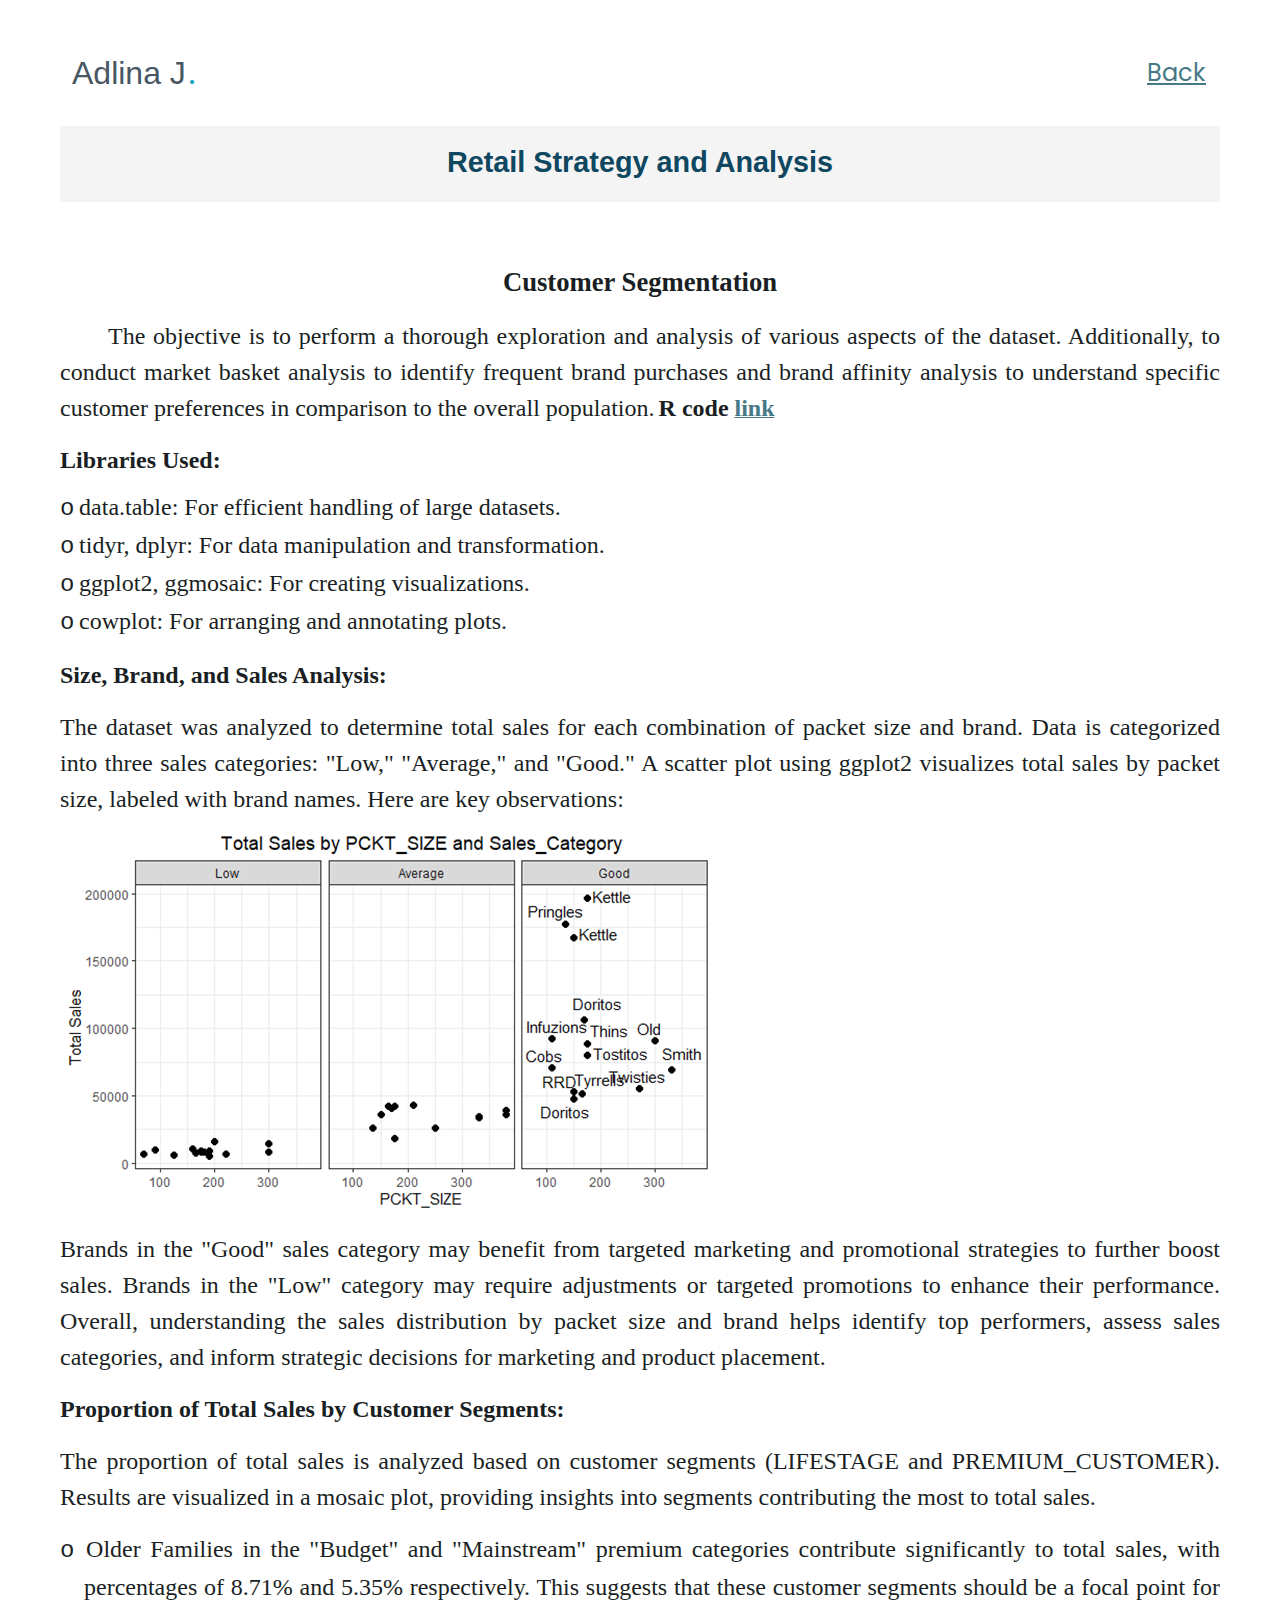
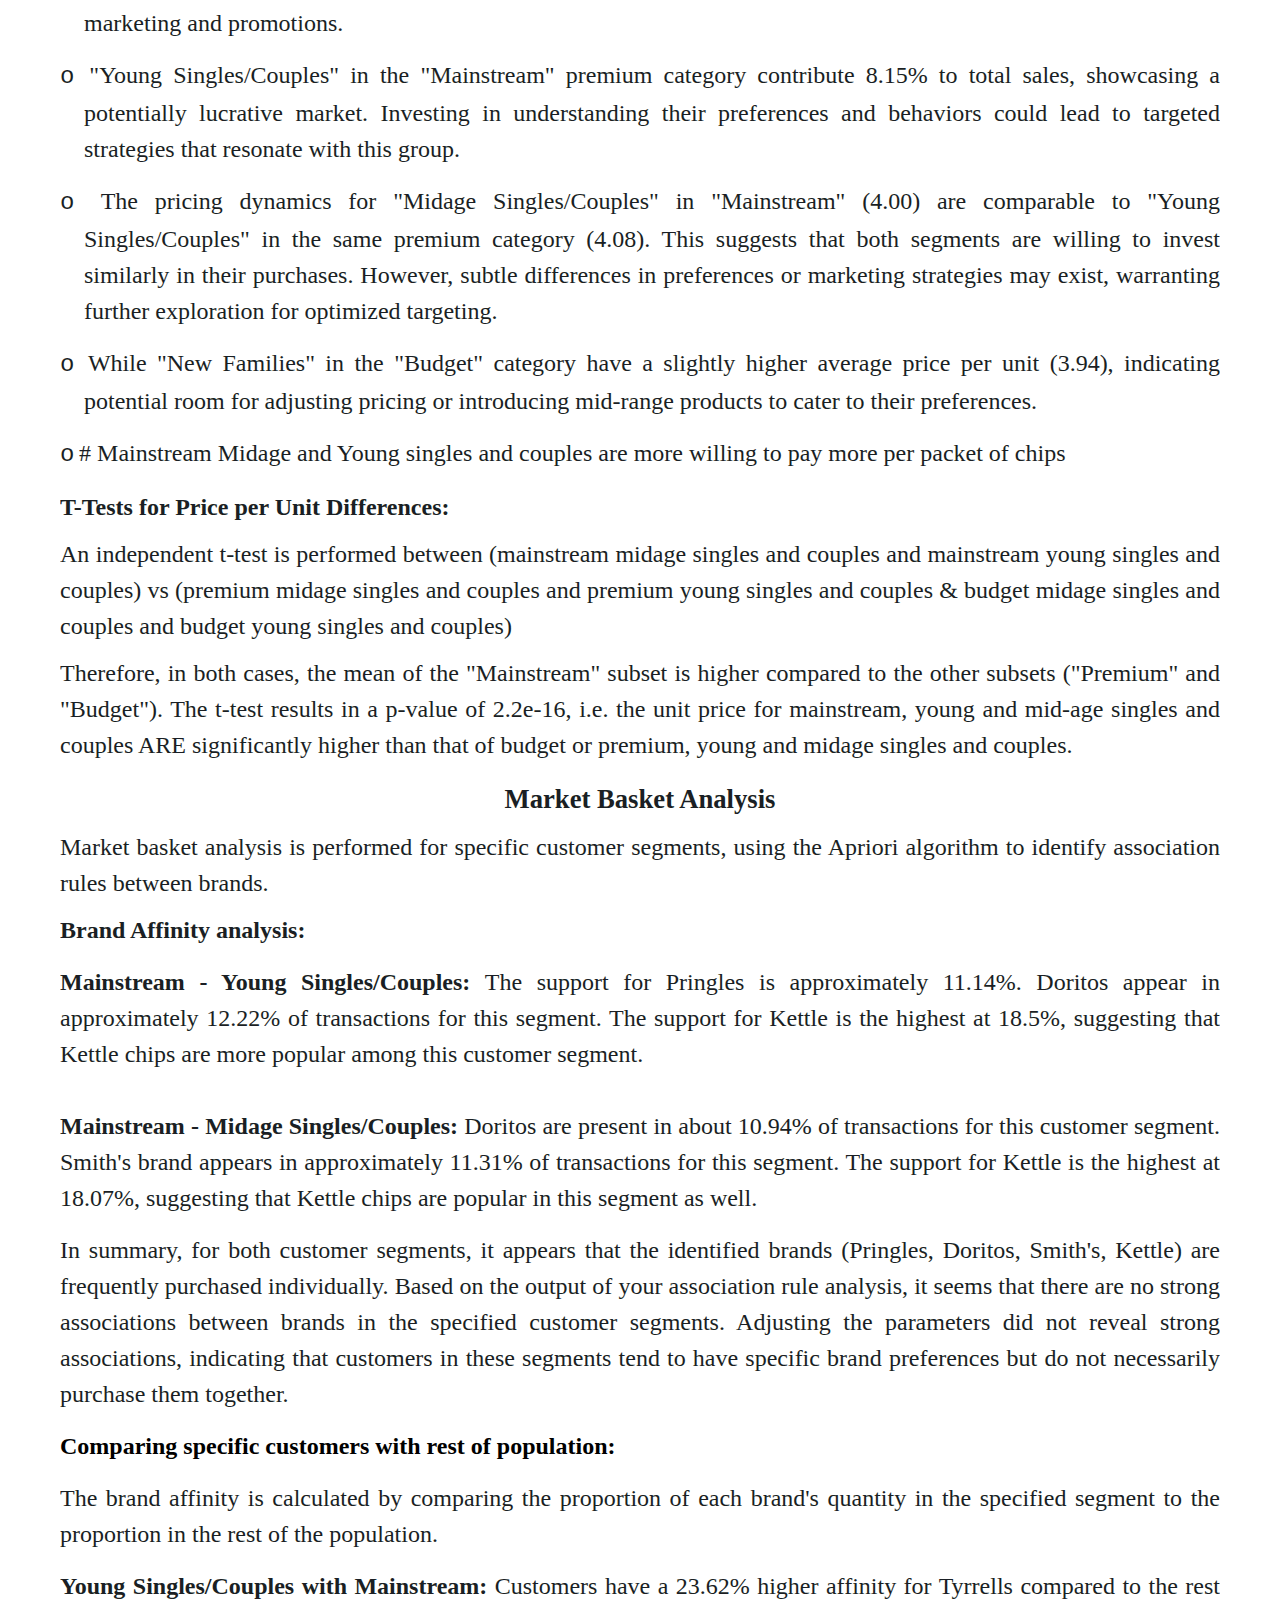
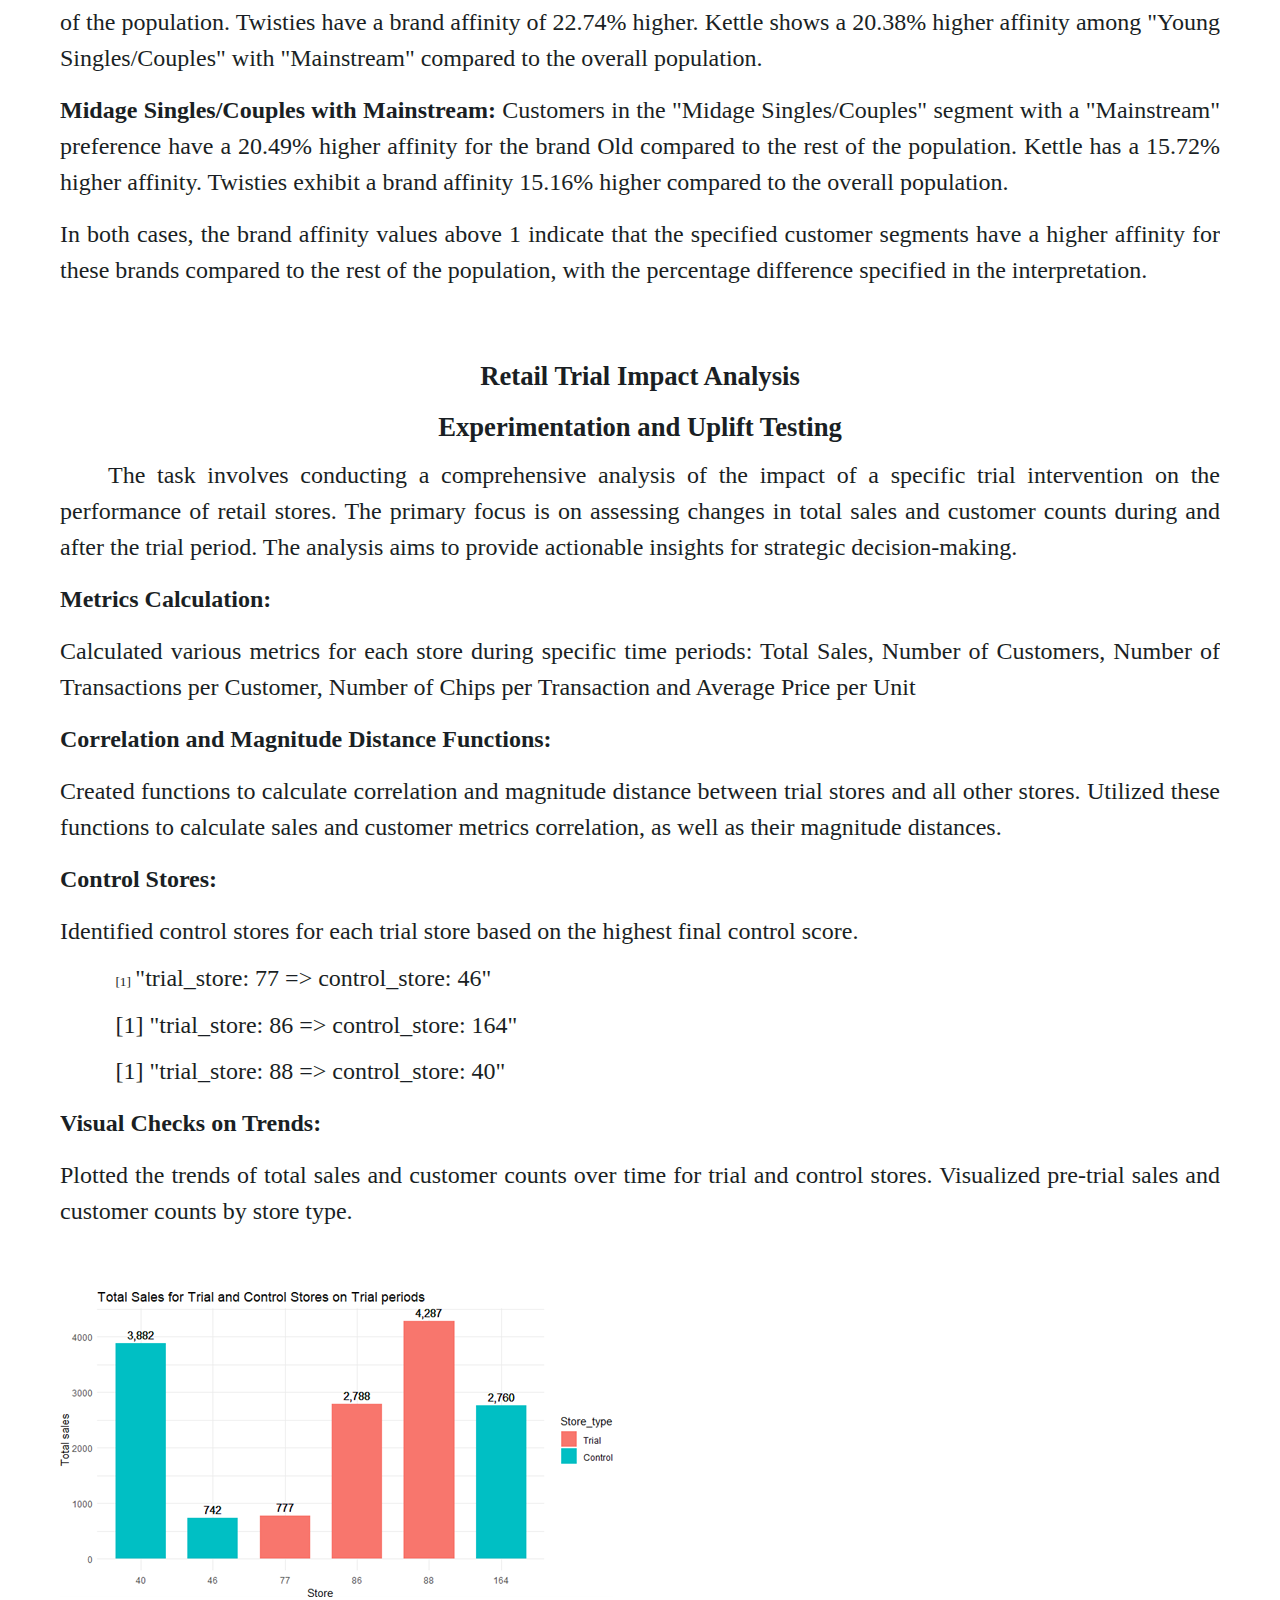
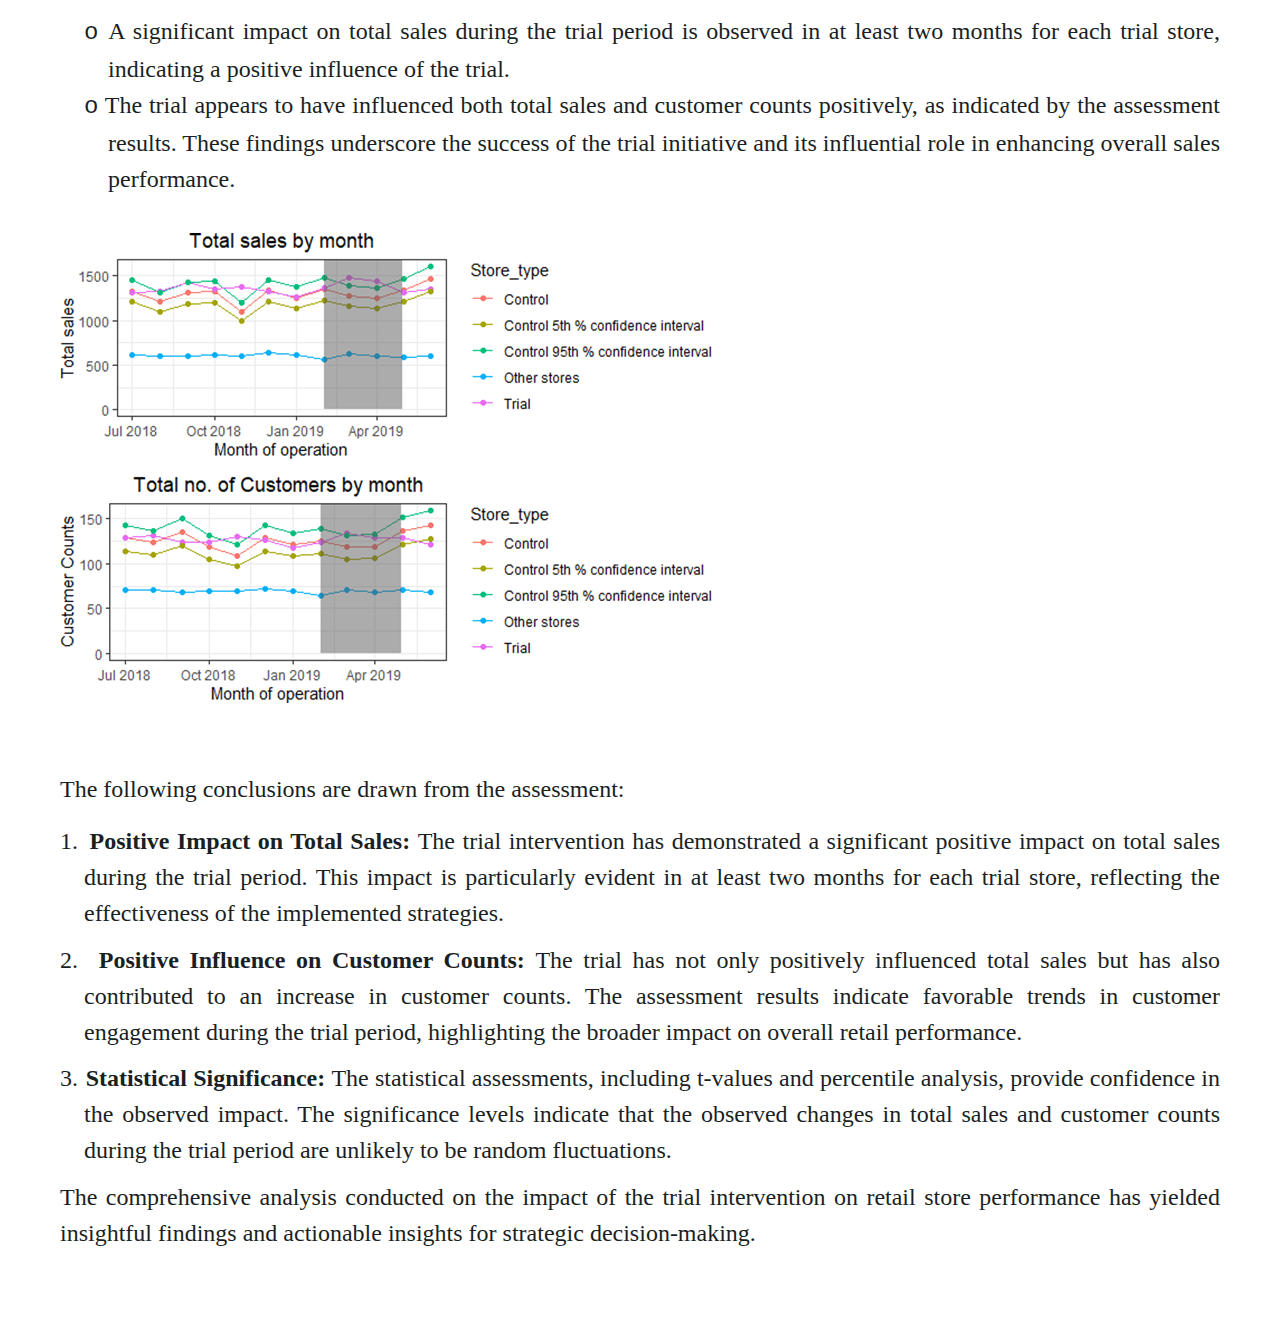
<file: pro - ret.html>
<!DOCTYPE html>
<html lang="en">

<head>
  <meta charset="utf-8">
  <meta content="width=device-width, initial-scale=1.0" name="viewport">
  <title>Adlina J - Portfolio</title>
  <meta name="description" content="">
  <meta name="keywords" content="">

  <!-- Favicons -->
  <link href="assets/img/favicon.png" rel="icon">
  <link href="assets/img/apple-touch-icon.png" rel="apple-touch-icon">

  <!-- Fonts -->
  <link href="https://fonts.googleapis.com" rel="preconnect">
  <link href="https://fonts.gstatic.com" rel="preconnect" crossorigin>
  <link href="https://fonts.googleapis.com/css2?family=Roboto:ital,wght@0,100;0,300;0,400;0,500;0,700;0,900;1,100;1,300;1,400;1,500;1,700;1,900&family=Poppins:ital,wght@0,100;0,200;0,300;0,400;0,500;0,600;0,700;0,800;0,900;1,100;1,200;1,300;1,400;1,500;1,600;1,700;1,800;1,900&family=Source+Sans+Pro:ital,wght@0,200;0,300;0,400;0,600;0,700;0,900;1,200;1,300;1,400;1,600;1,700;1,900&display=swap" rel="stylesheet">

  <!-- Vendor CSS Files -->
  <link href="assets/vendor/bootstrap/css/bootstrap.min.css" rel="stylesheet">
  <link href="assets/vendor/bootstrap-icons/bootstrap-icons.css" rel="stylesheet">
  <link href="assets/vendor/aos/aos.css" rel="stylesheet">
  <link href="assets/vendor/glightbox/css/glightbox.min.css" rel="stylesheet">
  <link href="assets/vendor/swiper/swiper-bundle.min.css" rel="stylesheet">

  <!-- Main CSS File -->
  <link href="assets/css/main.css" rel="stylesheet">

  <!-- Pro-content CSS File -->
  <link href="assets/css/pro-content.css" rel="stylesheet">

  <!-- =======================================================
  * Template Name: HeroBiz
  * Template URL: https://bootstrapmade.com/herobiz-bootstrap-business-template/
  * Updated: Aug 07 2024 with Bootstrap v5.3.3
  * Author: BootstrapMade.com
  * License: https://bootstrapmade.com/license/
  ======================================================== -->
</head>

<body class="index-page">

  <header id="header" class="header d-flex align-items-center sticky-top">
    <div class="container-fluid position-relative d-flex align-items-center justify-content-between">

      <a class="logo d-flex align-items-center me-auto me-xl-0">
        <!-- Uncomment the line below if you also wish to use an image logo -->
        <!-- <img src="assets/img/logo.png" alt=""> -->
        <h1 class="sitename">Adlina J</h1>
        <span>.</span>
      </a>

      <nav id="navmenu" class="navmenu">
        <ul>
          <li><a href="index.html#services" style="font-size: 24px;">Back</a></li>
        </ul>
        <i class="mobile-nav-toggle d-xl-none bi bi-list"></i>
      </nav>

      

    </div>
  </header>

  <main class="main">

  <!-- Page Title -->
  <div class="page-title" style="text-align: center; padding: 20px; background-color: #f4f4f4;">
    <div class="container" style="display: inline-block;">
      <h1 style="margin: 0; font-size: 1.8rem; font-weight: bold;">
        Retail Strategy and Analysis
      </h1>
    </div>
  </div>
  <!-- End Page Title -->



    <section>

        <style>
            body {
              font-family: "Times New Roman", serif;
              font-size: 18pt;
              line-height: 1.5;
              text-align: justify;
              margin: 0 auto;
              padding: 20px;
              max-width: 1200px; /* Center content and restrict width */
            }
        
            .data-source {
              margin-bottom: 24px;
            }
        
            iframe {
              width: 100%; /* Use the full width of the container */
              height: 90vh; /* Use 90% of the viewport height */
              border: none;
            }
          </style>

        <style>
            <!--
             /* Font Definitions */
             @font-face
                {font-family:Wingdings;
                panose-1:5 0 0 0 0 0 0 0 0 0;
                mso-font-charset:2;
                mso-generic-font-family:auto;
                mso-font-pitch:variable;
                mso-font-signature:0 268435456 0 0 -2147483648 0;}
            @font-face
                {font-family:Latha;
                panose-1:2 0 4 0 0 0 0 0 0 0;
                mso-font-charset:0;
                mso-generic-font-family:swiss;
                mso-font-pitch:variable;
                mso-font-signature:1048579 0 0 0 1 0;}
            @font-face
                {font-family:"Cambria Math";
                panose-1:2 4 5 3 5 4 6 3 2 4;
                mso-font-charset:0;
                mso-generic-font-family:roman;
                mso-font-pitch:variable;
                mso-font-signature:-536869121 1107305727 33554432 0 415 0;}
            @font-face
                {font-family:Aptos;
                mso-font-charset:0;
                mso-generic-font-family:swiss;
                mso-font-pitch:variable;
                mso-font-signature:536871559 3 0 0 415 0;}
            @font-face
                {font-family:"Lucida Console";
                panose-1:2 11 6 9 4 5 4 2 2 4;
                mso-font-charset:0;
                mso-generic-font-family:modern;
                mso-font-pitch:fixed;
                mso-font-signature:-2147482993 6144 0 0 31 0;}
             /* Style Definitions */
             p.MsoNormal, li.MsoNormal, div.MsoNormal
                {mso-style-unhide:no;
                mso-style-qformat:yes;
                mso-style-parent:"";
                margin-top:0cm;
                margin-right:0cm;
                margin-bottom:8.0pt;
                margin-left:0cm;
                line-height:107%;
                mso-pagination:widow-orphan;
                font-size:11.0pt;
                font-family:"Aptos",sans-serif;
                mso-ascii-font-family:Aptos;
                mso-ascii-theme-font:minor-latin;
                mso-fareast-font-family:Aptos;
                mso-fareast-theme-font:minor-latin;
                mso-hansi-font-family:Aptos;
                mso-hansi-theme-font:minor-latin;
                mso-bidi-font-family:Latha;
                mso-font-kerning:1.0pt;
                mso-ligatures:standardcontextual;
                mso-ansi-language:EN-GB;
                mso-fareast-language:EN-US;
                mso-bidi-language:TA;}
            h1
                {mso-style-priority:9;
                mso-style-unhide:no;
                mso-style-qformat:yes;
                mso-style-link:"Heading 1 Char";
                mso-style-next:Normal;
                margin-top:18.0pt;
                margin-right:0cm;
                margin-bottom:4.0pt;
                margin-left:0cm;
                line-height:107%;
                mso-pagination:widow-orphan lines-together;
                page-break-after:avoid;
                mso-outline-level:1;
                font-size:20.0pt;
                font-family:"Aptos Display",sans-serif;
                mso-ascii-font-family:"Aptos Display";
                mso-ascii-theme-font:major-latin;
                mso-fareast-font-family:"Times New Roman";
                mso-fareast-theme-font:major-fareast;
                mso-hansi-font-family:"Aptos Display";
                mso-hansi-theme-font:major-latin;
                mso-bidi-font-family:Latha;
                mso-bidi-theme-font:major-bidi;
                color:#0F4761;
                mso-themecolor:accent1;
                mso-themeshade:191;
                mso-font-kerning:1.0pt;
                mso-ligatures:standardcontextual;
                mso-ansi-language:EN-GB;
                mso-fareast-language:EN-US;
                mso-bidi-language:TA;
                font-weight:normal;}
            h2
                {mso-style-noshow:yes;
                mso-style-priority:9;
                mso-style-qformat:yes;
                mso-style-link:"Heading 2 Char";
                mso-style-next:Normal;
                margin-top:8.0pt;
                margin-right:0cm;
                margin-bottom:4.0pt;
                margin-left:0cm;
                line-height:107%;
                mso-pagination:widow-orphan lines-together;
                page-break-after:avoid;
                mso-outline-level:2;
                font-size:16.0pt;
                font-family:"Aptos Display",sans-serif;
                mso-ascii-font-family:"Aptos Display";
                mso-ascii-theme-font:major-latin;
                mso-fareast-font-family:"Times New Roman";
                mso-fareast-theme-font:major-fareast;
                mso-hansi-font-family:"Aptos Display";
                mso-hansi-theme-font:major-latin;
                mso-bidi-font-family:Latha;
                mso-bidi-theme-font:major-bidi;
                color:#0F4761;
                mso-themecolor:accent1;
                mso-themeshade:191;
                mso-font-kerning:1.0pt;
                mso-ligatures:standardcontextual;
                mso-ansi-language:EN-GB;
                mso-fareast-language:EN-US;
                mso-bidi-language:TA;
                font-weight:normal;}
            h3
                {mso-style-noshow:yes;
                mso-style-priority:9;
                mso-style-qformat:yes;
                mso-style-link:"Heading 3 Char";
                mso-style-next:Normal;
                margin-top:8.0pt;
                margin-right:0cm;
                margin-bottom:4.0pt;
                margin-left:0cm;
                line-height:107%;
                mso-pagination:widow-orphan lines-together;
                page-break-after:avoid;
                mso-outline-level:3;
                font-size:14.0pt;
                font-family:"Aptos",sans-serif;
                mso-ascii-font-family:Aptos;
                mso-ascii-theme-font:minor-latin;
                mso-fareast-font-family:"Times New Roman";
                mso-fareast-theme-font:major-fareast;
                mso-hansi-font-family:Aptos;
                mso-hansi-theme-font:minor-latin;
                mso-bidi-font-family:Latha;
                mso-bidi-theme-font:major-bidi;
                color:#0F4761;
                mso-themecolor:accent1;
                mso-themeshade:191;
                mso-font-kerning:1.0pt;
                mso-ligatures:standardcontextual;
                mso-ansi-language:EN-GB;
                mso-fareast-language:EN-US;
                mso-bidi-language:TA;
                font-weight:normal;}
            h4
                {mso-style-noshow:yes;
                mso-style-priority:9;
                mso-style-qformat:yes;
                mso-style-link:"Heading 4 Char";
                mso-style-next:Normal;
                margin-top:4.0pt;
                margin-right:0cm;
                margin-bottom:2.0pt;
                margin-left:0cm;
                line-height:107%;
                mso-pagination:widow-orphan lines-together;
                page-break-after:avoid;
                mso-outline-level:4;
                font-size:11.0pt;
                font-family:"Aptos",sans-serif;
                mso-ascii-font-family:Aptos;
                mso-ascii-theme-font:minor-latin;
                mso-fareast-font-family:"Times New Roman";
                mso-fareast-theme-font:major-fareast;
                mso-hansi-font-family:Aptos;
                mso-hansi-theme-font:minor-latin;
                mso-bidi-font-family:Latha;
                mso-bidi-theme-font:major-bidi;
                color:#0F4761;
                mso-themecolor:accent1;
                mso-themeshade:191;
                mso-font-kerning:1.0pt;
                mso-ligatures:standardcontextual;
                mso-ansi-language:EN-GB;
                mso-fareast-language:EN-US;
                mso-bidi-language:TA;
                font-weight:normal;
                font-style:italic;}
            h5
                {mso-style-noshow:yes;
                mso-style-priority:9;
                mso-style-qformat:yes;
                mso-style-link:"Heading 5 Char";
                mso-style-next:Normal;
                margin-top:4.0pt;
                margin-right:0cm;
                margin-bottom:2.0pt;
                margin-left:0cm;
                line-height:107%;
                mso-pagination:widow-orphan lines-together;
                page-break-after:avoid;
                mso-outline-level:5;
                font-size:11.0pt;
                font-family:"Aptos",sans-serif;
                mso-ascii-font-family:Aptos;
                mso-ascii-theme-font:minor-latin;
                mso-fareast-font-family:"Times New Roman";
                mso-fareast-theme-font:major-fareast;
                mso-hansi-font-family:Aptos;
                mso-hansi-theme-font:minor-latin;
                mso-bidi-font-family:Latha;
                mso-bidi-theme-font:major-bidi;
                color:#0F4761;
                mso-themecolor:accent1;
                mso-themeshade:191;
                mso-font-kerning:1.0pt;
                mso-ligatures:standardcontextual;
                mso-ansi-language:EN-GB;
                mso-fareast-language:EN-US;
                mso-bidi-language:TA;
                font-weight:normal;}
            h6
                {mso-style-noshow:yes;
                mso-style-priority:9;
                mso-style-qformat:yes;
                mso-style-link:"Heading 6 Char";
                mso-style-next:Normal;
                margin-top:2.0pt;
                margin-right:0cm;
                margin-bottom:0cm;
                margin-left:0cm;
                line-height:107%;
                mso-pagination:widow-orphan lines-together;
                page-break-after:avoid;
                mso-outline-level:6;
                font-size:11.0pt;
                font-family:"Aptos",sans-serif;
                mso-ascii-font-family:Aptos;
                mso-ascii-theme-font:minor-latin;
                mso-fareast-font-family:"Times New Roman";
                mso-fareast-theme-font:major-fareast;
                mso-hansi-font-family:Aptos;
                mso-hansi-theme-font:minor-latin;
                mso-bidi-font-family:Latha;
                mso-bidi-theme-font:major-bidi;
                color:#595959;
                mso-themecolor:text1;
                mso-themetint:166;
                mso-font-kerning:1.0pt;
                mso-ligatures:standardcontextual;
                mso-ansi-language:EN-GB;
                mso-fareast-language:EN-US;
                mso-bidi-language:TA;
                font-weight:normal;
                font-style:italic;}
            p.MsoHeading7, li.MsoHeading7, div.MsoHeading7
                {mso-style-noshow:yes;
                mso-style-priority:9;
                mso-style-qformat:yes;
                mso-style-link:"Heading 7 Char";
                mso-style-next:Normal;
                margin-top:2.0pt;
                margin-right:0cm;
                margin-bottom:0cm;
                margin-left:0cm;
                line-height:107%;
                mso-pagination:widow-orphan lines-together;
                page-break-after:avoid;
                mso-outline-level:7;
                font-size:11.0pt;
                font-family:"Aptos",sans-serif;
                mso-ascii-font-family:Aptos;
                mso-ascii-theme-font:minor-latin;
                mso-fareast-font-family:"Times New Roman";
                mso-fareast-theme-font:major-fareast;
                mso-hansi-font-family:Aptos;
                mso-hansi-theme-font:minor-latin;
                mso-bidi-font-family:Latha;
                mso-bidi-theme-font:major-bidi;
                color:#595959;
                mso-themecolor:text1;
                mso-themetint:166;
                mso-font-kerning:1.0pt;
                mso-ligatures:standardcontextual;
                mso-ansi-language:EN-GB;
                mso-fareast-language:EN-US;
                mso-bidi-language:TA;}
            p.MsoHeading8, li.MsoHeading8, div.MsoHeading8
                {mso-style-noshow:yes;
                mso-style-priority:9;
                mso-style-qformat:yes;
                mso-style-link:"Heading 8 Char";
                mso-style-next:Normal;
                margin:0cm;
                line-height:107%;
                mso-pagination:widow-orphan lines-together;
                page-break-after:avoid;
                mso-outline-level:8;
                font-size:11.0pt;
                font-family:"Aptos",sans-serif;
                mso-ascii-font-family:Aptos;
                mso-ascii-theme-font:minor-latin;
                mso-fareast-font-family:"Times New Roman";
                mso-fareast-theme-font:major-fareast;
                mso-hansi-font-family:Aptos;
                mso-hansi-theme-font:minor-latin;
                mso-bidi-font-family:Latha;
                mso-bidi-theme-font:major-bidi;
                color:#272727;
                mso-themecolor:text1;
                mso-themetint:216;
                mso-font-kerning:1.0pt;
                mso-ligatures:standardcontextual;
                mso-ansi-language:EN-GB;
                mso-fareast-language:EN-US;
                mso-bidi-language:TA;
                font-style:italic;}
            p.MsoHeading9, li.MsoHeading9, div.MsoHeading9
                {mso-style-noshow:yes;
                mso-style-priority:9;
                mso-style-qformat:yes;
                mso-style-link:"Heading 9 Char";
                mso-style-next:Normal;
                margin:0cm;
                line-height:107%;
                mso-pagination:widow-orphan lines-together;
                page-break-after:avoid;
                mso-outline-level:9;
                font-size:11.0pt;
                font-family:"Aptos",sans-serif;
                mso-ascii-font-family:Aptos;
                mso-ascii-theme-font:minor-latin;
                mso-fareast-font-family:"Times New Roman";
                mso-fareast-theme-font:major-fareast;
                mso-hansi-font-family:Aptos;
                mso-hansi-theme-font:minor-latin;
                mso-bidi-font-family:Latha;
                mso-bidi-theme-font:major-bidi;
                color:#272727;
                mso-themecolor:text1;
                mso-themetint:216;
                mso-font-kerning:1.0pt;
                mso-ligatures:standardcontextual;
                mso-ansi-language:EN-GB;
                mso-fareast-language:EN-US;
                mso-bidi-language:TA;}
            p.MsoTitle, li.MsoTitle, div.MsoTitle
                {mso-style-priority:10;
                mso-style-unhide:no;
                mso-style-qformat:yes;
                mso-style-link:"Title Char";
                mso-style-next:Normal;
                margin-top:0cm;
                margin-right:0cm;
                margin-bottom:4.0pt;
                margin-left:0cm;
                mso-add-space:auto;
                mso-pagination:widow-orphan;
                font-size:28.0pt;
                font-family:"Aptos Display",sans-serif;
                mso-ascii-font-family:"Aptos Display";
                mso-ascii-theme-font:major-latin;
                mso-fareast-font-family:"Times New Roman";
                mso-fareast-theme-font:major-fareast;
                mso-hansi-font-family:"Aptos Display";
                mso-hansi-theme-font:major-latin;
                mso-bidi-font-family:Latha;
                mso-bidi-theme-font:major-bidi;
                letter-spacing:-.5pt;
                mso-font-kerning:14.0pt;
                mso-ligatures:standardcontextual;
                mso-ansi-language:EN-GB;
                mso-fareast-language:EN-US;
                mso-bidi-language:TA;}
            p.MsoTitleCxSpFirst, li.MsoTitleCxSpFirst, div.MsoTitleCxSpFirst
                {mso-style-priority:10;
                mso-style-unhide:no;
                mso-style-qformat:yes;
                mso-style-link:"Title Char";
                mso-style-next:Normal;
                mso-style-type:export-only;
                margin:0cm;
                mso-add-space:auto;
                mso-pagination:widow-orphan;
                font-size:28.0pt;
                font-family:"Aptos Display",sans-serif;
                mso-ascii-font-family:"Aptos Display";
                mso-ascii-theme-font:major-latin;
                mso-fareast-font-family:"Times New Roman";
                mso-fareast-theme-font:major-fareast;
                mso-hansi-font-family:"Aptos Display";
                mso-hansi-theme-font:major-latin;
                mso-bidi-font-family:Latha;
                mso-bidi-theme-font:major-bidi;
                letter-spacing:-.5pt;
                mso-font-kerning:14.0pt;
                mso-ligatures:standardcontextual;
                mso-ansi-language:EN-GB;
                mso-fareast-language:EN-US;
                mso-bidi-language:TA;}
            p.MsoTitleCxSpMiddle, li.MsoTitleCxSpMiddle, div.MsoTitleCxSpMiddle
                {mso-style-priority:10;
                mso-style-unhide:no;
                mso-style-qformat:yes;
                mso-style-link:"Title Char";
                mso-style-next:Normal;
                mso-style-type:export-only;
                margin:0cm;
                mso-add-space:auto;
                mso-pagination:widow-orphan;
                font-size:28.0pt;
                font-family:"Aptos Display",sans-serif;
                mso-ascii-font-family:"Aptos Display";
                mso-ascii-theme-font:major-latin;
                mso-fareast-font-family:"Times New Roman";
                mso-fareast-theme-font:major-fareast;
                mso-hansi-font-family:"Aptos Display";
                mso-hansi-theme-font:major-latin;
                mso-bidi-font-family:Latha;
                mso-bidi-theme-font:major-bidi;
                letter-spacing:-.5pt;
                mso-font-kerning:14.0pt;
                mso-ligatures:standardcontextual;
                mso-ansi-language:EN-GB;
                mso-fareast-language:EN-US;
                mso-bidi-language:TA;}
            p.MsoTitleCxSpLast, li.MsoTitleCxSpLast, div.MsoTitleCxSpLast
                {mso-style-priority:10;
                mso-style-unhide:no;
                mso-style-qformat:yes;
                mso-style-link:"Title Char";
                mso-style-next:Normal;
                mso-style-type:export-only;
                margin-top:0cm;
                margin-right:0cm;
                margin-bottom:4.0pt;
                margin-left:0cm;
                mso-add-space:auto;
                mso-pagination:widow-orphan;
                font-size:28.0pt;
                font-family:"Aptos Display",sans-serif;
                mso-ascii-font-family:"Aptos Display";
                mso-ascii-theme-font:major-latin;
                mso-fareast-font-family:"Times New Roman";
                mso-fareast-theme-font:major-fareast;
                mso-hansi-font-family:"Aptos Display";
                mso-hansi-theme-font:major-latin;
                mso-bidi-font-family:Latha;
                mso-bidi-theme-font:major-bidi;
                letter-spacing:-.5pt;
                mso-font-kerning:14.0pt;
                mso-ligatures:standardcontextual;
                mso-ansi-language:EN-GB;
                mso-fareast-language:EN-US;
                mso-bidi-language:TA;}
            p.MsoSubtitle, li.MsoSubtitle, div.MsoSubtitle
                {mso-style-priority:11;
                mso-style-unhide:no;
                mso-style-qformat:yes;
                mso-style-link:"Subtitle Char";
                mso-style-next:Normal;
                margin-top:0cm;
                margin-right:0cm;
                margin-bottom:8.0pt;
                margin-left:0cm;
                line-height:107%;
                mso-pagination:widow-orphan;
                font-size:14.0pt;
                font-family:"Aptos",sans-serif;
                mso-ascii-font-family:Aptos;
                mso-ascii-theme-font:minor-latin;
                mso-fareast-font-family:"Times New Roman";
                mso-fareast-theme-font:major-fareast;
                mso-hansi-font-family:Aptos;
                mso-hansi-theme-font:minor-latin;
                mso-bidi-font-family:Latha;
                mso-bidi-theme-font:major-bidi;
                color:#595959;
                mso-themecolor:text1;
                mso-themetint:166;
                letter-spacing:.75pt;
                mso-font-kerning:1.0pt;
                mso-ligatures:standardcontextual;
                mso-ansi-language:EN-GB;
                mso-fareast-language:EN-US;
                mso-bidi-language:TA;}
            a:link, span.MsoHyperlink
                {mso-style-priority:99;
                color:#467886;
                mso-themecolor:hyperlink;
                text-decoration:underline;
                text-underline:single;}
            a:visited, span.MsoHyperlinkFollowed
                {mso-style-noshow:yes;
                mso-style-priority:99;
                color:#96607D;
                mso-themecolor:followedhyperlink;
                text-decoration:underline;
                text-underline:single;}
            pre
                {mso-style-priority:99;
                mso-style-link:"HTML Preformatted Char";
                margin:0cm;
                margin-bottom:.0001pt;
                mso-pagination:widow-orphan;
                font-size:10.0pt;
                font-family:"Courier New";
                mso-fareast-font-family:"Times New Roman";
                mso-ansi-language:EN-GB;
                mso-fareast-language:EN-GB;
                mso-bidi-language:TA;}
            p.MsoListParagraph, li.MsoListParagraph, div.MsoListParagraph
                {mso-style-priority:1;
                mso-style-unhide:no;
                mso-style-qformat:yes;
                margin-top:0cm;
                margin-right:0cm;
                margin-bottom:8.0pt;
                margin-left:36.0pt;
                mso-add-space:auto;
                line-height:107%;
                mso-pagination:widow-orphan;
                font-size:11.0pt;
                font-family:"Aptos",sans-serif;
                mso-ascii-font-family:Aptos;
                mso-ascii-theme-font:minor-latin;
                mso-fareast-font-family:Aptos;
                mso-fareast-theme-font:minor-latin;
                mso-hansi-font-family:Aptos;
                mso-hansi-theme-font:minor-latin;
                mso-bidi-font-family:Latha;
                mso-font-kerning:1.0pt;
                mso-ligatures:standardcontextual;
                mso-ansi-language:EN-GB;
                mso-fareast-language:EN-US;
                mso-bidi-language:TA;}
            p.MsoListParagraphCxSpFirst, li.MsoListParagraphCxSpFirst, div.MsoListParagraphCxSpFirst
                {mso-style-priority:1;
                mso-style-unhide:no;
                mso-style-qformat:yes;
                mso-style-type:export-only;
                margin-top:0cm;
                margin-right:0cm;
                margin-bottom:0cm;
                margin-left:36.0pt;
                mso-add-space:auto;
                line-height:107%;
                mso-pagination:widow-orphan;
                font-size:11.0pt;
                font-family:"Aptos",sans-serif;
                mso-ascii-font-family:Aptos;
                mso-ascii-theme-font:minor-latin;
                mso-fareast-font-family:Aptos;
                mso-fareast-theme-font:minor-latin;
                mso-hansi-font-family:Aptos;
                mso-hansi-theme-font:minor-latin;
                mso-bidi-font-family:Latha;
                mso-font-kerning:1.0pt;
                mso-ligatures:standardcontextual;
                mso-ansi-language:EN-GB;
                mso-fareast-language:EN-US;
                mso-bidi-language:TA;}
            p.MsoListParagraphCxSpMiddle, li.MsoListParagraphCxSpMiddle, div.MsoListParagraphCxSpMiddle
                {mso-style-priority:1;
                mso-style-unhide:no;
                mso-style-qformat:yes;
                mso-style-type:export-only;
                margin-top:0cm;
                margin-right:0cm;
                margin-bottom:0cm;
                margin-left:36.0pt;
                mso-add-space:auto;
                line-height:107%;
                mso-pagination:widow-orphan;
                font-size:11.0pt;
                font-family:"Aptos",sans-serif;
                mso-ascii-font-family:Aptos;
                mso-ascii-theme-font:minor-latin;
                mso-fareast-font-family:Aptos;
                mso-fareast-theme-font:minor-latin;
                mso-hansi-font-family:Aptos;
                mso-hansi-theme-font:minor-latin;
                mso-bidi-font-family:Latha;
                mso-font-kerning:1.0pt;
                mso-ligatures:standardcontextual;
                mso-ansi-language:EN-GB;
                mso-fareast-language:EN-US;
                mso-bidi-language:TA;}
            p.MsoListParagraphCxSpLast, li.MsoListParagraphCxSpLast, div.MsoListParagraphCxSpLast
                {mso-style-priority:1;
                mso-style-unhide:no;
                mso-style-qformat:yes;
                mso-style-type:export-only;
                margin-top:0cm;
                margin-right:0cm;
                margin-bottom:8.0pt;
                margin-left:36.0pt;
                mso-add-space:auto;
                line-height:107%;
                mso-pagination:widow-orphan;
                font-size:11.0pt;
                font-family:"Aptos",sans-serif;
                mso-ascii-font-family:Aptos;
                mso-ascii-theme-font:minor-latin;
                mso-fareast-font-family:Aptos;
                mso-fareast-theme-font:minor-latin;
                mso-hansi-font-family:Aptos;
                mso-hansi-theme-font:minor-latin;
                mso-bidi-font-family:Latha;
                mso-font-kerning:1.0pt;
                mso-ligatures:standardcontextual;
                mso-ansi-language:EN-GB;
                mso-fareast-language:EN-US;
                mso-bidi-language:TA;}
            p.MsoQuote, li.MsoQuote, div.MsoQuote
                {mso-style-priority:29;
                mso-style-unhide:no;
                mso-style-qformat:yes;
                mso-style-link:"Quote Char";
                mso-style-next:Normal;
                margin-top:8.0pt;
                margin-right:0cm;
                margin-bottom:8.0pt;
                margin-left:0cm;
                text-align:center;
                line-height:107%;
                mso-pagination:widow-orphan;
                font-size:11.0pt;
                font-family:"Aptos",sans-serif;
                mso-ascii-font-family:Aptos;
                mso-ascii-theme-font:minor-latin;
                mso-fareast-font-family:Aptos;
                mso-fareast-theme-font:minor-latin;
                mso-hansi-font-family:Aptos;
                mso-hansi-theme-font:minor-latin;
                mso-bidi-font-family:Latha;
                color:#404040;
                mso-themecolor:text1;
                mso-themetint:191;
                mso-font-kerning:1.0pt;
                mso-ligatures:standardcontextual;
                mso-ansi-language:EN-GB;
                mso-fareast-language:EN-US;
                mso-bidi-language:TA;
                font-style:italic;}
            p.MsoIntenseQuote, li.MsoIntenseQuote, div.MsoIntenseQuote
                {mso-style-priority:30;
                mso-style-unhide:no;
                mso-style-qformat:yes;
                mso-style-link:"Intense Quote Char";
                mso-style-next:Normal;
                margin-top:18.0pt;
                margin-right:43.2pt;
                margin-bottom:18.0pt;
                margin-left:43.2pt;
                text-align:center;
                line-height:107%;
                mso-pagination:widow-orphan;
                border:none;
                mso-border-top-alt:solid #0F4761 .5pt;
                mso-border-top-themecolor:accent1;
                mso-border-top-themeshade:191;
                mso-border-bottom-alt:solid #0F4761 .5pt;
                mso-border-bottom-themecolor:accent1;
                mso-border-bottom-themeshade:191;
                padding:0cm;
                mso-padding-alt:10.0pt 0cm 10.0pt 0cm;
                font-size:11.0pt;
                font-family:"Aptos",sans-serif;
                mso-ascii-font-family:Aptos;
                mso-ascii-theme-font:minor-latin;
                mso-fareast-font-family:Aptos;
                mso-fareast-theme-font:minor-latin;
                mso-hansi-font-family:Aptos;
                mso-hansi-theme-font:minor-latin;
                mso-bidi-font-family:Latha;
                color:#0F4761;
                mso-themecolor:accent1;
                mso-themeshade:191;
                mso-font-kerning:1.0pt;
                mso-ligatures:standardcontextual;
                mso-ansi-language:EN-GB;
                mso-fareast-language:EN-US;
                mso-bidi-language:TA;
                font-style:italic;}
            span.MsoIntenseEmphasis
                {mso-style-priority:21;
                mso-style-unhide:no;
                mso-style-qformat:yes;
                color:#0F4761;
                mso-themecolor:accent1;
                mso-themeshade:191;
                font-style:italic;}
            span.MsoIntenseReference
                {mso-style-priority:32;
                mso-style-unhide:no;
                mso-style-qformat:yes;
                font-variant:small-caps;
                color:#0F4761;
                mso-themecolor:accent1;
                mso-themeshade:191;
                letter-spacing:.25pt;
                font-weight:bold;}
            span.Heading1Char
                {mso-style-name:"Heading 1 Char";
                mso-style-priority:9;
                mso-style-unhide:no;
                mso-style-locked:yes;
                mso-style-link:"Heading 1";
                mso-ansi-font-size:20.0pt;
                mso-bidi-font-size:20.0pt;
                font-family:"Aptos Display",sans-serif;
                mso-ascii-font-family:"Aptos Display";
                mso-ascii-theme-font:major-latin;
                mso-fareast-font-family:"Times New Roman";
                mso-fareast-theme-font:major-fareast;
                mso-hansi-font-family:"Aptos Display";
                mso-hansi-theme-font:major-latin;
                mso-bidi-font-family:Latha;
                mso-bidi-theme-font:major-bidi;
                color:#0F4761;
                mso-themecolor:accent1;
                mso-themeshade:191;}
            span.Heading2Char
                {mso-style-name:"Heading 2 Char";
                mso-style-noshow:yes;
                mso-style-priority:9;
                mso-style-unhide:no;
                mso-style-locked:yes;
                mso-style-link:"Heading 2";
                mso-ansi-font-size:16.0pt;
                mso-bidi-font-size:16.0pt;
                font-family:"Aptos Display",sans-serif;
                mso-ascii-font-family:"Aptos Display";
                mso-ascii-theme-font:major-latin;
                mso-fareast-font-family:"Times New Roman";
                mso-fareast-theme-font:major-fareast;
                mso-hansi-font-family:"Aptos Display";
                mso-hansi-theme-font:major-latin;
                mso-bidi-font-family:Latha;
                mso-bidi-theme-font:major-bidi;
                color:#0F4761;
                mso-themecolor:accent1;
                mso-themeshade:191;}
            span.Heading3Char
                {mso-style-name:"Heading 3 Char";
                mso-style-noshow:yes;
                mso-style-priority:9;
                mso-style-unhide:no;
                mso-style-locked:yes;
                mso-style-link:"Heading 3";
                mso-ansi-font-size:14.0pt;
                mso-bidi-font-size:14.0pt;
                font-family:"Times New Roman",serif;
                mso-fareast-font-family:"Times New Roman";
                mso-fareast-theme-font:major-fareast;
                mso-bidi-font-family:Latha;
                mso-bidi-theme-font:major-bidi;
                color:#0F4761;
                mso-themecolor:accent1;
                mso-themeshade:191;}
            span.Heading4Char
                {mso-style-name:"Heading 4 Char";
                mso-style-noshow:yes;
                mso-style-priority:9;
                mso-style-unhide:no;
                mso-style-locked:yes;
                mso-style-link:"Heading 4";
                font-family:"Times New Roman",serif;
                mso-fareast-font-family:"Times New Roman";
                mso-fareast-theme-font:major-fareast;
                mso-bidi-font-family:Latha;
                mso-bidi-theme-font:major-bidi;
                color:#0F4761;
                mso-themecolor:accent1;
                mso-themeshade:191;
                font-style:italic;}
            span.Heading5Char
                {mso-style-name:"Heading 5 Char";
                mso-style-noshow:yes;
                mso-style-priority:9;
                mso-style-unhide:no;
                mso-style-locked:yes;
                mso-style-link:"Heading 5";
                font-family:"Times New Roman",serif;
                mso-fareast-font-family:"Times New Roman";
                mso-fareast-theme-font:major-fareast;
                mso-bidi-font-family:Latha;
                mso-bidi-theme-font:major-bidi;
                color:#0F4761;
                mso-themecolor:accent1;
                mso-themeshade:191;}
            span.Heading6Char
                {mso-style-name:"Heading 6 Char";
                mso-style-noshow:yes;
                mso-style-priority:9;
                mso-style-unhide:no;
                mso-style-locked:yes;
                mso-style-link:"Heading 6";
                font-family:"Times New Roman",serif;
                mso-fareast-font-family:"Times New Roman";
                mso-fareast-theme-font:major-fareast;
                mso-bidi-font-family:Latha;
                mso-bidi-theme-font:major-bidi;
                color:#595959;
                mso-themecolor:text1;
                mso-themetint:166;
                font-style:italic;}
            span.Heading7Char
                {mso-style-name:"Heading 7 Char";
                mso-style-noshow:yes;
                mso-style-priority:9;
                mso-style-unhide:no;
                mso-style-locked:yes;
                mso-style-link:"Heading 7";
                font-family:"Times New Roman",serif;
                mso-fareast-font-family:"Times New Roman";
                mso-fareast-theme-font:major-fareast;
                mso-bidi-font-family:Latha;
                mso-bidi-theme-font:major-bidi;
                color:#595959;
                mso-themecolor:text1;
                mso-themetint:166;}
            span.Heading8Char
                {mso-style-name:"Heading 8 Char";
                mso-style-noshow:yes;
                mso-style-priority:9;
                mso-style-unhide:no;
                mso-style-locked:yes;
                mso-style-link:"Heading 8";
                font-family:"Times New Roman",serif;
                mso-fareast-font-family:"Times New Roman";
                mso-fareast-theme-font:major-fareast;
                mso-bidi-font-family:Latha;
                mso-bidi-theme-font:major-bidi;
                color:#272727;
                mso-themecolor:text1;
                mso-themetint:216;
                font-style:italic;}
            span.Heading9Char
                {mso-style-name:"Heading 9 Char";
                mso-style-noshow:yes;
                mso-style-priority:9;
                mso-style-unhide:no;
                mso-style-locked:yes;
                mso-style-link:"Heading 9";
                font-family:"Times New Roman",serif;
                mso-fareast-font-family:"Times New Roman";
                mso-fareast-theme-font:major-fareast;
                mso-bidi-font-family:Latha;
                mso-bidi-theme-font:major-bidi;
                color:#272727;
                mso-themecolor:text1;
                mso-themetint:216;}
            span.TitleChar
                {mso-style-name:"Title Char";
                mso-style-priority:10;
                mso-style-unhide:no;
                mso-style-locked:yes;
                mso-style-link:Title;
                mso-ansi-font-size:28.0pt;
                mso-bidi-font-size:28.0pt;
                font-family:"Aptos Display",sans-serif;
                mso-ascii-font-family:"Aptos Display";
                mso-ascii-theme-font:major-latin;
                mso-fareast-font-family:"Times New Roman";
                mso-fareast-theme-font:major-fareast;
                mso-hansi-font-family:"Aptos Display";
                mso-hansi-theme-font:major-latin;
                mso-bidi-font-family:Latha;
                mso-bidi-theme-font:major-bidi;
                letter-spacing:-.5pt;
                mso-font-kerning:14.0pt;}
            span.SubtitleChar
                {mso-style-name:"Subtitle Char";
                mso-style-priority:11;
                mso-style-unhide:no;
                mso-style-locked:yes;
                mso-style-link:Subtitle;
                mso-ansi-font-size:14.0pt;
                mso-bidi-font-size:14.0pt;
                font-family:"Times New Roman",serif;
                mso-fareast-font-family:"Times New Roman";
                mso-fareast-theme-font:major-fareast;
                mso-bidi-font-family:Latha;
                mso-bidi-theme-font:major-bidi;
                color:#595959;
                mso-themecolor:text1;
                mso-themetint:166;
                letter-spacing:.75pt;}
            span.QuoteChar
                {mso-style-name:"Quote Char";
                mso-style-priority:29;
                mso-style-unhide:no;
                mso-style-locked:yes;
                mso-style-link:Quote;
                color:#404040;
                mso-themecolor:text1;
                mso-themetint:191;
                font-style:italic;}
            span.IntenseQuoteChar
                {mso-style-name:"Intense Quote Char";
                mso-style-priority:30;
                mso-style-unhide:no;
                mso-style-locked:yes;
                mso-style-link:"Intense Quote";
                color:#0F4761;
                mso-themecolor:accent1;
                mso-themeshade:191;
                font-style:italic;}
            span.HTMLPreformattedChar
                {mso-style-name:"HTML Preformatted Char";
                mso-style-priority:99;
                mso-style-unhide:no;
                mso-style-locked:yes;
                mso-style-link:"HTML Preformatted";
                mso-ansi-font-size:10.0pt;
                mso-bidi-font-size:10.0pt;
                font-family:"Courier New";
                mso-ascii-font-family:"Courier New";
                mso-fareast-font-family:"Times New Roman";
                mso-hansi-font-family:"Courier New";
                mso-bidi-font-family:"Courier New";
                mso-font-kerning:0pt;
                mso-ligatures:none;
                mso-fareast-language:EN-GB;}
            span.SpellE
                {mso-style-name:"";
                mso-spl-e:yes;}
            span.GramE
                {mso-style-name:"";
                mso-gram-e:yes;}
            .MsoChpDefault
                {mso-style-type:export-only;
                mso-default-props:yes;
                font-family:"Aptos",sans-serif;
                mso-ascii-font-family:Aptos;
                mso-ascii-theme-font:minor-latin;
                mso-fareast-font-family:Aptos;
                mso-fareast-theme-font:minor-latin;
                mso-hansi-font-family:Aptos;
                mso-hansi-theme-font:minor-latin;
                mso-bidi-font-family:Latha;
                mso-ansi-language:EN-GB;
                mso-fareast-language:EN-US;
                mso-bidi-language:TA;}
            .MsoPapDefault
                {mso-style-type:export-only;
                margin-bottom:8.0pt;
                line-height:107%;}
            @page WordSection1
                {size:595.3pt 841.9pt;
                margin:19.85pt 19.85pt 19.85pt 42.55pt;
                mso-header-margin:35.4pt;
                mso-footer-margin:35.4pt;
                mso-paper-source:0;}
            div.WordSection1
                {page:WordSection1;}
             /* List Definitions */
             @list l0
                {mso-list-id:-1341432277;
                mso-list-type:hybrid;
                mso-list-template-ids:-1 -1 -1 -1 -1 -1 -1 -1 -1 -1;}
            @list l0:level1
                {mso-level-number-format:bullet;
                mso-level-text: ;
                mso-level-tab-stop:none;
                mso-level-number-position:left;
                margin-left:0cm;
                text-indent:0cm;}
            @list l0:level2
                {mso-level-start-at:0;
                mso-level-text:"";
                mso-level-tab-stop:none;
                mso-level-number-position:left;
                margin-left:0cm;
                text-indent:0cm;}
            @list l0:level3
                {mso-level-start-at:0;
                mso-level-text:"";
                mso-level-tab-stop:none;
                mso-level-number-position:left;
                margin-left:0cm;
                text-indent:0cm;}
            @list l0:level4
                {mso-level-start-at:0;
                mso-level-text:"";
                mso-level-tab-stop:none;
                mso-level-number-position:left;
                margin-left:0cm;
                text-indent:0cm;}
            @list l0:level5
                {mso-level-start-at:0;
                mso-level-text:"";
                mso-level-tab-stop:none;
                mso-level-number-position:left;
                margin-left:0cm;
                text-indent:0cm;}
            @list l0:level6
                {mso-level-start-at:0;
                mso-level-text:"";
                mso-level-tab-stop:none;
                mso-level-number-position:left;
                margin-left:0cm;
                text-indent:0cm;}
            @list l0:level7
                {mso-level-start-at:0;
                mso-level-text:"";
                mso-level-tab-stop:none;
                mso-level-number-position:left;
                margin-left:0cm;
                text-indent:0cm;}
            @list l0:level8
                {mso-level-start-at:0;
                mso-level-text:"";
                mso-level-tab-stop:none;
                mso-level-number-position:left;
                margin-left:0cm;
                text-indent:0cm;}
            @list l0:level9
                {mso-level-start-at:0;
                mso-level-text:"";
                mso-level-tab-stop:none;
                mso-level-number-position:left;
                margin-left:0cm;
                text-indent:0cm;}
            @list l1
                {mso-list-id:6490590;
                mso-list-template-ids:1603693002;}
            @list l1:level1
                {mso-level-number-format:bullet;
                mso-level-text:\F0B7;
                mso-level-tab-stop:36.0pt;
                mso-level-number-position:left;
                text-indent:-18.0pt;
                mso-ansi-font-size:10.0pt;
                font-family:Symbol;}
            @list l1:level2
                {mso-level-number-format:bullet;
                mso-level-text:\F0B7;
                mso-level-tab-stop:72.0pt;
                mso-level-number-position:left;
                text-indent:-18.0pt;
                mso-ansi-font-size:10.0pt;
                font-family:Symbol;}
            @list l1:level3
                {mso-level-number-format:bullet;
                mso-level-text:\F0B7;
                mso-level-tab-stop:108.0pt;
                mso-level-number-position:left;
                text-indent:-18.0pt;
                mso-ansi-font-size:10.0pt;
                font-family:Symbol;}
            @list l1:level4
                {mso-level-number-format:bullet;
                mso-level-text:\F0B7;
                mso-level-tab-stop:144.0pt;
                mso-level-number-position:left;
                text-indent:-18.0pt;
                mso-ansi-font-size:10.0pt;
                font-family:Symbol;}
            @list l1:level5
                {mso-level-number-format:bullet;
                mso-level-text:\F0B7;
                mso-level-tab-stop:180.0pt;
                mso-level-number-position:left;
                text-indent:-18.0pt;
                mso-ansi-font-size:10.0pt;
                font-family:Symbol;}
            @list l1:level6
                {mso-level-number-format:bullet;
                mso-level-text:\F0B7;
                mso-level-tab-stop:216.0pt;
                mso-level-number-position:left;
                text-indent:-18.0pt;
                mso-ansi-font-size:10.0pt;
                font-family:Symbol;}
            @list l1:level7
                {mso-level-number-format:bullet;
                mso-level-text:\F0B7;
                mso-level-tab-stop:252.0pt;
                mso-level-number-position:left;
                text-indent:-18.0pt;
                mso-ansi-font-size:10.0pt;
                font-family:Symbol;}
            @list l1:level8
                {mso-level-number-format:bullet;
                mso-level-text:\F0B7;
                mso-level-tab-stop:288.0pt;
                mso-level-number-position:left;
                text-indent:-18.0pt;
                mso-ansi-font-size:10.0pt;
                font-family:Symbol;}
            @list l1:level9
                {mso-level-number-format:bullet;
                mso-level-text:\F0B7;
                mso-level-tab-stop:324.0pt;
                mso-level-number-position:left;
                text-indent:-18.0pt;
                mso-ansi-font-size:10.0pt;
                font-family:Symbol;}
            @list l2
                {mso-list-id:38169790;
                mso-list-template-ids:-145429964;}
            @list l2:level1
                {mso-level-number-format:bullet;
                mso-level-text:\F0B7;
                mso-level-tab-stop:36.0pt;
                mso-level-number-position:left;
                text-indent:-18.0pt;
                mso-ansi-font-size:10.0pt;
                font-family:Symbol;}
            @list l2:level2
                {mso-level-number-format:bullet;
                mso-level-text:\F0B7;
                mso-level-tab-stop:72.0pt;
                mso-level-number-position:left;
                text-indent:-18.0pt;
                mso-ansi-font-size:10.0pt;
                font-family:Symbol;}
            @list l2:level3
                {mso-level-number-format:bullet;
                mso-level-text:\F0B7;
                mso-level-tab-stop:108.0pt;
                mso-level-number-position:left;
                text-indent:-18.0pt;
                mso-ansi-font-size:10.0pt;
                font-family:Symbol;}
            @list l2:level4
                {mso-level-number-format:bullet;
                mso-level-text:\F0B7;
                mso-level-tab-stop:144.0pt;
                mso-level-number-position:left;
                text-indent:-18.0pt;
                mso-ansi-font-size:10.0pt;
                font-family:Symbol;}
            @list l2:level5
                {mso-level-number-format:bullet;
                mso-level-text:\F0B7;
                mso-level-tab-stop:180.0pt;
                mso-level-number-position:left;
                text-indent:-18.0pt;
                mso-ansi-font-size:10.0pt;
                font-family:Symbol;}
            @list l2:level6
                {mso-level-number-format:bullet;
                mso-level-text:\F0B7;
                mso-level-tab-stop:216.0pt;
                mso-level-number-position:left;
                text-indent:-18.0pt;
                mso-ansi-font-size:10.0pt;
                font-family:Symbol;}
            @list l2:level7
                {mso-level-number-format:bullet;
                mso-level-text:\F0B7;
                mso-level-tab-stop:252.0pt;
                mso-level-number-position:left;
                text-indent:-18.0pt;
                mso-ansi-font-size:10.0pt;
                font-family:Symbol;}
            @list l2:level8
                {mso-level-number-format:bullet;
                mso-level-text:\F0B7;
                mso-level-tab-stop:288.0pt;
                mso-level-number-position:left;
                text-indent:-18.0pt;
                mso-ansi-font-size:10.0pt;
                font-family:Symbol;}
            @list l2:level9
                {mso-level-number-format:bullet;
                mso-level-text:\F0B7;
                mso-level-tab-stop:324.0pt;
                mso-level-number-position:left;
                text-indent:-18.0pt;
                mso-ansi-font-size:10.0pt;
                font-family:Symbol;}
            @list l3
                {mso-list-id:42676793;
                mso-list-template-ids:-139025248;}
            @list l3:level1
                {mso-level-tab-stop:18.0pt;
                mso-level-number-position:left;
                margin-left:18.0pt;
                text-indent:-18.0pt;
                mso-ansi-font-weight:bold;
                mso-bidi-font-weight:bold;}
            @list l3:level2
                {mso-level-number-format:bullet;
                mso-level-text:\F0B7;
                mso-level-tab-stop:54.0pt;
                mso-level-number-position:left;
                margin-left:54.0pt;
                text-indent:-18.0pt;
                mso-ansi-font-size:10.0pt;
                font-family:Symbol;}
            @list l3:level3
                {mso-level-tab-stop:90.0pt;
                mso-level-number-position:left;
                margin-left:90.0pt;
                text-indent:-18.0pt;}
            @list l3:level4
                {mso-level-tab-stop:126.0pt;
                mso-level-number-position:left;
                margin-left:126.0pt;
                text-indent:-18.0pt;}
            @list l3:level5
                {mso-level-tab-stop:162.0pt;
                mso-level-number-position:left;
                margin-left:162.0pt;
                text-indent:-18.0pt;}
            @list l3:level6
                {mso-level-tab-stop:198.0pt;
                mso-level-number-position:left;
                margin-left:198.0pt;
                text-indent:-18.0pt;}
            @list l3:level7
                {mso-level-tab-stop:234.0pt;
                mso-level-number-position:left;
                margin-left:234.0pt;
                text-indent:-18.0pt;}
            @list l3:level8
                {mso-level-tab-stop:270.0pt;
                mso-level-number-position:left;
                margin-left:270.0pt;
                text-indent:-18.0pt;}
            @list l3:level9
                {mso-level-tab-stop:306.0pt;
                mso-level-number-position:left;
                margin-left:306.0pt;
                text-indent:-18.0pt;}
            @list l4
                {mso-list-id:61369585;
                mso-list-template-ids:1717082072;}
            @list l4:level1
                {mso-level-number-format:bullet;
                mso-level-text:\F0B7;
                mso-level-tab-stop:36.0pt;
                mso-level-number-position:left;
                text-indent:-18.0pt;
                mso-ansi-font-size:10.0pt;
                font-family:Symbol;}
            @list l4:level2
                {mso-level-number-format:bullet;
                mso-level-text:\F0B7;
                mso-level-tab-stop:72.0pt;
                mso-level-number-position:left;
                text-indent:-18.0pt;
                mso-ansi-font-size:10.0pt;
                font-family:Symbol;}
            @list l4:level3
                {mso-level-number-format:bullet;
                mso-level-text:\F0B7;
                mso-level-tab-stop:108.0pt;
                mso-level-number-position:left;
                text-indent:-18.0pt;
                mso-ansi-font-size:10.0pt;
                font-family:Symbol;}
            @list l4:level4
                {mso-level-number-format:bullet;
                mso-level-text:\F0B7;
                mso-level-tab-stop:144.0pt;
                mso-level-number-position:left;
                text-indent:-18.0pt;
                mso-ansi-font-size:10.0pt;
                font-family:Symbol;}
            @list l4:level5
                {mso-level-number-format:bullet;
                mso-level-text:\F0B7;
                mso-level-tab-stop:180.0pt;
                mso-level-number-position:left;
                text-indent:-18.0pt;
                mso-ansi-font-size:10.0pt;
                font-family:Symbol;}
            @list l4:level6
                {mso-level-number-format:bullet;
                mso-level-text:\F0B7;
                mso-level-tab-stop:216.0pt;
                mso-level-number-position:left;
                text-indent:-18.0pt;
                mso-ansi-font-size:10.0pt;
                font-family:Symbol;}
            @list l4:level7
                {mso-level-number-format:bullet;
                mso-level-text:\F0B7;
                mso-level-tab-stop:252.0pt;
                mso-level-number-position:left;
                text-indent:-18.0pt;
                mso-ansi-font-size:10.0pt;
                font-family:Symbol;}
            @list l4:level8
                {mso-level-number-format:bullet;
                mso-level-text:\F0B7;
                mso-level-tab-stop:288.0pt;
                mso-level-number-position:left;
                text-indent:-18.0pt;
                mso-ansi-font-size:10.0pt;
                font-family:Symbol;}
            @list l4:level9
                {mso-level-number-format:bullet;
                mso-level-text:\F0B7;
                mso-level-tab-stop:324.0pt;
                mso-level-number-position:left;
                text-indent:-18.0pt;
                mso-ansi-font-size:10.0pt;
                font-family:Symbol;}
            @list l5
                {mso-list-id:176578636;
                mso-list-template-ids:677699150;}
            @list l5:level1
                {mso-level-tab-stop:18.0pt;
                mso-level-number-position:left;
                margin-left:18.0pt;
                text-indent:-18.0pt;}
            @list l5:level2
                {mso-level-number-format:bullet;
                mso-level-text:\F0B7;
                mso-level-tab-stop:54.0pt;
                mso-level-number-position:left;
                margin-left:54.0pt;
                text-indent:-18.0pt;
                mso-ansi-font-size:10.0pt;
                font-family:Symbol;}
            @list l5:level3
                {mso-level-tab-stop:90.0pt;
                mso-level-number-position:left;
                margin-left:90.0pt;
                text-indent:-18.0pt;}
            @list l5:level4
                {mso-level-tab-stop:126.0pt;
                mso-level-number-position:left;
                margin-left:126.0pt;
                text-indent:-18.0pt;}
            @list l5:level5
                {mso-level-tab-stop:162.0pt;
                mso-level-number-position:left;
                margin-left:162.0pt;
                text-indent:-18.0pt;}
            @list l5:level6
                {mso-level-tab-stop:198.0pt;
                mso-level-number-position:left;
                margin-left:198.0pt;
                text-indent:-18.0pt;}
            @list l5:level7
                {mso-level-tab-stop:234.0pt;
                mso-level-number-position:left;
                margin-left:234.0pt;
                text-indent:-18.0pt;}
            @list l5:level8
                {mso-level-tab-stop:270.0pt;
                mso-level-number-position:left;
                margin-left:270.0pt;
                text-indent:-18.0pt;}
            @list l5:level9
                {mso-level-tab-stop:306.0pt;
                mso-level-number-position:left;
                margin-left:306.0pt;
                text-indent:-18.0pt;}
            @list l6
                {mso-list-id:279814452;
                mso-list-type:hybrid;
                mso-list-template-ids:-1 -1 -1 -1 -1 -1 -1 -1 -1 -1;}
            @list l6:level1
                {mso-level-number-format:bullet;
                mso-level-text: ;
                mso-level-tab-stop:none;
                mso-level-number-position:left;
                margin-left:0cm;
                text-indent:0cm;}
            @list l6:level2
                {mso-level-start-at:0;
                mso-level-text:"";
                mso-level-tab-stop:none;
                mso-level-number-position:left;
                margin-left:0cm;
                text-indent:0cm;}
            @list l6:level3
                {mso-level-start-at:0;
                mso-level-text:"";
                mso-level-tab-stop:none;
                mso-level-number-position:left;
                margin-left:0cm;
                text-indent:0cm;}
            @list l6:level4
                {mso-level-start-at:0;
                mso-level-text:"";
                mso-level-tab-stop:none;
                mso-level-number-position:left;
                margin-left:0cm;
                text-indent:0cm;}
            @list l6:level5
                {mso-level-start-at:0;
                mso-level-text:"";
                mso-level-tab-stop:none;
                mso-level-number-position:left;
                margin-left:0cm;
                text-indent:0cm;}
            @list l6:level6
                {mso-level-start-at:0;
                mso-level-text:"";
                mso-level-tab-stop:none;
                mso-level-number-position:left;
                margin-left:0cm;
                text-indent:0cm;}
            @list l6:level7
                {mso-level-start-at:0;
                mso-level-text:"";
                mso-level-tab-stop:none;
                mso-level-number-position:left;
                margin-left:0cm;
                text-indent:0cm;}
            @list l6:level8
                {mso-level-start-at:0;
                mso-level-text:"";
                mso-level-tab-stop:none;
                mso-level-number-position:left;
                margin-left:0cm;
                text-indent:0cm;}
            @list l6:level9
                {mso-level-start-at:0;
                mso-level-text:"";
                mso-level-tab-stop:none;
                mso-level-number-position:left;
                margin-left:0cm;
                text-indent:0cm;}
            @list l7
                {mso-list-id:280382257;
                mso-list-template-ids:-1917915116;}
            @list l7:level1
                {mso-level-number-format:bullet;
                mso-level-text:\F0B7;
                mso-level-tab-stop:18.0pt;
                mso-level-number-position:left;
                margin-left:18.0pt;
                text-indent:-18.0pt;
                font-family:Symbol;}
            @list l7:level2
                {mso-level-number-format:bullet;
                mso-level-text:\F0B7;
                mso-level-tab-stop:54.0pt;
                mso-level-number-position:left;
                margin-left:54.0pt;
                text-indent:-18.0pt;
                mso-ansi-font-size:10.0pt;
                font-family:Symbol;}
            @list l7:level3
                {mso-level-tab-stop:90.0pt;
                mso-level-number-position:left;
                margin-left:90.0pt;
                text-indent:-18.0pt;}
            @list l7:level4
                {mso-level-tab-stop:126.0pt;
                mso-level-number-position:left;
                margin-left:126.0pt;
                text-indent:-18.0pt;}
            @list l7:level5
                {mso-level-tab-stop:162.0pt;
                mso-level-number-position:left;
                margin-left:162.0pt;
                text-indent:-18.0pt;}
            @list l7:level6
                {mso-level-tab-stop:198.0pt;
                mso-level-number-position:left;
                margin-left:198.0pt;
                text-indent:-18.0pt;}
            @list l7:level7
                {mso-level-tab-stop:234.0pt;
                mso-level-number-position:left;
                margin-left:234.0pt;
                text-indent:-18.0pt;}
            @list l7:level8
                {mso-level-tab-stop:270.0pt;
                mso-level-number-position:left;
                margin-left:270.0pt;
                text-indent:-18.0pt;}
            @list l7:level9
                {mso-level-tab-stop:306.0pt;
                mso-level-number-position:left;
                margin-left:306.0pt;
                text-indent:-18.0pt;}
            @list l8
                {mso-list-id:310404578;
                mso-list-template-ids:-1887149356;}
            @list l8:level1
                {mso-level-number-format:bullet;
                mso-level-text:o;
                mso-level-tab-stop:18.0pt;
                mso-level-number-position:left;
                margin-left:18.0pt;
                text-indent:-18.0pt;
                font-family:"Courier New";}
            @list l8:level2
                {mso-level-number-format:bullet;
                mso-level-text:\F0B7;
                mso-level-tab-stop:54.0pt;
                mso-level-number-position:left;
                margin-left:54.0pt;
                text-indent:-18.0pt;
                mso-ansi-font-size:10.0pt;
                font-family:Symbol;}
            @list l8:level3
                {mso-level-tab-stop:90.0pt;
                mso-level-number-position:left;
                margin-left:90.0pt;
                text-indent:-18.0pt;}
            @list l8:level4
                {mso-level-tab-stop:126.0pt;
                mso-level-number-position:left;
                margin-left:126.0pt;
                text-indent:-18.0pt;}
            @list l8:level5
                {mso-level-tab-stop:162.0pt;
                mso-level-number-position:left;
                margin-left:162.0pt;
                text-indent:-18.0pt;}
            @list l8:level6
                {mso-level-tab-stop:198.0pt;
                mso-level-number-position:left;
                margin-left:198.0pt;
                text-indent:-18.0pt;}
            @list l8:level7
                {mso-level-tab-stop:234.0pt;
                mso-level-number-position:left;
                margin-left:234.0pt;
                text-indent:-18.0pt;}
            @list l8:level8
                {mso-level-tab-stop:270.0pt;
                mso-level-number-position:left;
                margin-left:270.0pt;
                text-indent:-18.0pt;}
            @list l8:level9
                {mso-level-tab-stop:306.0pt;
                mso-level-number-position:left;
                margin-left:306.0pt;
                text-indent:-18.0pt;}
            @list l9
                {mso-list-id:326044161;
                mso-list-type:hybrid;
                mso-list-template-ids:-1 -1 -1 -1 -1 -1 -1 -1 -1 -1;}
            @list l9:level1
                {mso-level-number-format:bullet;
                mso-level-text: ;
                mso-level-tab-stop:none;
                mso-level-number-position:left;
                margin-left:0cm;
                text-indent:0cm;}
            @list l9:level2
                {mso-level-start-at:0;
                mso-level-text:"";
                mso-level-tab-stop:none;
                mso-level-number-position:left;
                margin-left:0cm;
                text-indent:0cm;}
            @list l9:level3
                {mso-level-start-at:0;
                mso-level-text:"";
                mso-level-tab-stop:none;
                mso-level-number-position:left;
                margin-left:0cm;
                text-indent:0cm;}
            @list l9:level4
                {mso-level-start-at:0;
                mso-level-text:"";
                mso-level-tab-stop:none;
                mso-level-number-position:left;
                margin-left:0cm;
                text-indent:0cm;}
            @list l9:level5
                {mso-level-start-at:0;
                mso-level-text:"";
                mso-level-tab-stop:none;
                mso-level-number-position:left;
                margin-left:0cm;
                text-indent:0cm;}
            @list l9:level6
                {mso-level-start-at:0;
                mso-level-text:"";
                mso-level-tab-stop:none;
                mso-level-number-position:left;
                margin-left:0cm;
                text-indent:0cm;}
            @list l9:level7
                {mso-level-start-at:0;
                mso-level-text:"";
                mso-level-tab-stop:none;
                mso-level-number-position:left;
                margin-left:0cm;
                text-indent:0cm;}
            @list l9:level8
                {mso-level-start-at:0;
                mso-level-text:"";
                mso-level-tab-stop:none;
                mso-level-number-position:left;
                margin-left:0cm;
                text-indent:0cm;}
            @list l9:level9
                {mso-level-start-at:0;
                mso-level-text:"";
                mso-level-tab-stop:none;
                mso-level-number-position:left;
                margin-left:0cm;
                text-indent:0cm;}
            @list l10
                {mso-list-id:369956293;
                mso-list-template-ids:-1917915116;}
            @list l10:level1
                {mso-level-number-format:bullet;
                mso-level-text:\F0B7;
                mso-level-tab-stop:18.0pt;
                mso-level-number-position:left;
                margin-left:18.0pt;
                text-indent:-18.0pt;
                font-family:Symbol;}
            @list l10:level2
                {mso-level-number-format:bullet;
                mso-level-text:\F0B7;
                mso-level-tab-stop:54.0pt;
                mso-level-number-position:left;
                margin-left:54.0pt;
                text-indent:-18.0pt;
                mso-ansi-font-size:10.0pt;
                font-family:Symbol;}
            @list l10:level3
                {mso-level-tab-stop:90.0pt;
                mso-level-number-position:left;
                margin-left:90.0pt;
                text-indent:-18.0pt;}
            @list l10:level4
                {mso-level-tab-stop:126.0pt;
                mso-level-number-position:left;
                margin-left:126.0pt;
                text-indent:-18.0pt;}
            @list l10:level5
                {mso-level-tab-stop:162.0pt;
                mso-level-number-position:left;
                margin-left:162.0pt;
                text-indent:-18.0pt;}
            @list l10:level6
                {mso-level-tab-stop:198.0pt;
                mso-level-number-position:left;
                margin-left:198.0pt;
                text-indent:-18.0pt;}
            @list l10:level7
                {mso-level-tab-stop:234.0pt;
                mso-level-number-position:left;
                margin-left:234.0pt;
                text-indent:-18.0pt;}
            @list l10:level8
                {mso-level-tab-stop:270.0pt;
                mso-level-number-position:left;
                margin-left:270.0pt;
                text-indent:-18.0pt;}
            @list l10:level9
                {mso-level-tab-stop:306.0pt;
                mso-level-number-position:left;
                margin-left:306.0pt;
                text-indent:-18.0pt;}
            @list l11
                {mso-list-id:388384204;
                mso-list-template-ids:-525553392;}
            @list l11:level1
                {mso-level-number-format:bullet;
                mso-level-text:\F0B7;
                mso-level-tab-stop:18.0pt;
                mso-level-number-position:left;
                margin-left:18.0pt;
                text-indent:-18.0pt;
                mso-ansi-font-size:10.0pt;
                font-family:Symbol;}
            @list l11:level2
                {mso-level-number-format:bullet;
                mso-level-text:\F0B7;
                mso-level-tab-stop:54.0pt;
                mso-level-number-position:left;
                margin-left:54.0pt;
                text-indent:-18.0pt;
                mso-ansi-font-size:10.0pt;
                font-family:Symbol;}
            @list l11:level3
                {mso-level-number-format:bullet;
                mso-level-text:\F0B7;
                mso-level-tab-stop:90.0pt;
                mso-level-number-position:left;
                margin-left:90.0pt;
                text-indent:-18.0pt;
                mso-ansi-font-size:10.0pt;
                font-family:Symbol;}
            @list l11:level4
                {mso-level-number-format:bullet;
                mso-level-text:\F0B7;
                mso-level-tab-stop:126.0pt;
                mso-level-number-position:left;
                margin-left:126.0pt;
                text-indent:-18.0pt;
                mso-ansi-font-size:10.0pt;
                font-family:Symbol;}
            @list l11:level5
                {mso-level-number-format:bullet;
                mso-level-text:\F0B7;
                mso-level-tab-stop:162.0pt;
                mso-level-number-position:left;
                margin-left:162.0pt;
                text-indent:-18.0pt;
                mso-ansi-font-size:10.0pt;
                font-family:Symbol;}
            @list l11:level6
                {mso-level-number-format:bullet;
                mso-level-text:\F0B7;
                mso-level-tab-stop:198.0pt;
                mso-level-number-position:left;
                margin-left:198.0pt;
                text-indent:-18.0pt;
                mso-ansi-font-size:10.0pt;
                font-family:Symbol;}
            @list l11:level7
                {mso-level-number-format:bullet;
                mso-level-text:\F0B7;
                mso-level-tab-stop:234.0pt;
                mso-level-number-position:left;
                margin-left:234.0pt;
                text-indent:-18.0pt;
                mso-ansi-font-size:10.0pt;
                font-family:Symbol;}
            @list l11:level8
                {mso-level-number-format:bullet;
                mso-level-text:\F0B7;
                mso-level-tab-stop:270.0pt;
                mso-level-number-position:left;
                margin-left:270.0pt;
                text-indent:-18.0pt;
                mso-ansi-font-size:10.0pt;
                font-family:Symbol;}
            @list l11:level9
                {mso-level-number-format:bullet;
                mso-level-text:\F0B7;
                mso-level-tab-stop:306.0pt;
                mso-level-number-position:left;
                margin-left:306.0pt;
                text-indent:-18.0pt;
                mso-ansi-font-size:10.0pt;
                font-family:Symbol;}
            @list l12
                {mso-list-id:399209386;
                mso-list-template-ids:1160969448;}
            @list l12:level1
                {mso-level-number-format:bullet;
                mso-level-text:\F0B7;
                mso-level-tab-stop:18.0pt;
                mso-level-number-position:left;
                margin-left:18.0pt;
                text-indent:-18.0pt;
                mso-ansi-font-size:10.0pt;
                font-family:Symbol;}
            @list l12:level2
                {mso-level-number-format:bullet;
                mso-level-text:\F0B7;
                mso-level-tab-stop:54.0pt;
                mso-level-number-position:left;
                margin-left:54.0pt;
                text-indent:-18.0pt;
                mso-ansi-font-size:10.0pt;
                font-family:Symbol;}
            @list l12:level3
                {mso-level-number-format:bullet;
                mso-level-text:\F0B7;
                mso-level-tab-stop:90.0pt;
                mso-level-number-position:left;
                margin-left:90.0pt;
                text-indent:-18.0pt;
                mso-ansi-font-size:10.0pt;
                font-family:Symbol;}
            @list l12:level4
                {mso-level-number-format:bullet;
                mso-level-text:\F0B7;
                mso-level-tab-stop:126.0pt;
                mso-level-number-position:left;
                margin-left:126.0pt;
                text-indent:-18.0pt;
                mso-ansi-font-size:10.0pt;
                font-family:Symbol;}
            @list l12:level5
                {mso-level-number-format:bullet;
                mso-level-text:\F0B7;
                mso-level-tab-stop:162.0pt;
                mso-level-number-position:left;
                margin-left:162.0pt;
                text-indent:-18.0pt;
                mso-ansi-font-size:10.0pt;
                font-family:Symbol;}
            @list l12:level6
                {mso-level-number-format:bullet;
                mso-level-text:\F0B7;
                mso-level-tab-stop:198.0pt;
                mso-level-number-position:left;
                margin-left:198.0pt;
                text-indent:-18.0pt;
                mso-ansi-font-size:10.0pt;
                font-family:Symbol;}
            @list l12:level7
                {mso-level-number-format:bullet;
                mso-level-text:\F0B7;
                mso-level-tab-stop:234.0pt;
                mso-level-number-position:left;
                margin-left:234.0pt;
                text-indent:-18.0pt;
                mso-ansi-font-size:10.0pt;
                font-family:Symbol;}
            @list l12:level8
                {mso-level-number-format:bullet;
                mso-level-text:\F0B7;
                mso-level-tab-stop:270.0pt;
                mso-level-number-position:left;
                margin-left:270.0pt;
                text-indent:-18.0pt;
                mso-ansi-font-size:10.0pt;
                font-family:Symbol;}
            @list l12:level9
                {mso-level-number-format:bullet;
                mso-level-text:\F0B7;
                mso-level-tab-stop:306.0pt;
                mso-level-number-position:left;
                margin-left:306.0pt;
                text-indent:-18.0pt;
                mso-ansi-font-size:10.0pt;
                font-family:Symbol;}
            @list l13
                {mso-list-id:421922775;
                mso-list-template-ids:-106940576;}
            @list l13:level1
                {mso-level-number-format:bullet;
                mso-level-text:\F0B7;
                mso-level-tab-stop:36.0pt;
                mso-level-number-position:left;
                text-indent:-18.0pt;
                mso-ansi-font-size:10.0pt;
                font-family:Symbol;}
            @list l13:level2
                {mso-level-number-format:bullet;
                mso-level-text:\F0B7;
                mso-level-tab-stop:72.0pt;
                mso-level-number-position:left;
                text-indent:-18.0pt;
                mso-ansi-font-size:10.0pt;
                font-family:Symbol;}
            @list l13:level3
                {mso-level-number-format:bullet;
                mso-level-text:\F0B7;
                mso-level-tab-stop:108.0pt;
                mso-level-number-position:left;
                text-indent:-18.0pt;
                mso-ansi-font-size:10.0pt;
                font-family:Symbol;}
            @list l13:level4
                {mso-level-number-format:bullet;
                mso-level-text:\F0B7;
                mso-level-tab-stop:144.0pt;
                mso-level-number-position:left;
                text-indent:-18.0pt;
                mso-ansi-font-size:10.0pt;
                font-family:Symbol;}
            @list l13:level5
                {mso-level-number-format:bullet;
                mso-level-text:\F0B7;
                mso-level-tab-stop:180.0pt;
                mso-level-number-position:left;
                text-indent:-18.0pt;
                mso-ansi-font-size:10.0pt;
                font-family:Symbol;}
            @list l13:level6
                {mso-level-number-format:bullet;
                mso-level-text:\F0B7;
                mso-level-tab-stop:216.0pt;
                mso-level-number-position:left;
                text-indent:-18.0pt;
                mso-ansi-font-size:10.0pt;
                font-family:Symbol;}
            @list l13:level7
                {mso-level-number-format:bullet;
                mso-level-text:\F0B7;
                mso-level-tab-stop:252.0pt;
                mso-level-number-position:left;
                text-indent:-18.0pt;
                mso-ansi-font-size:10.0pt;
                font-family:Symbol;}
            @list l13:level8
                {mso-level-number-format:bullet;
                mso-level-text:\F0B7;
                mso-level-tab-stop:288.0pt;
                mso-level-number-position:left;
                text-indent:-18.0pt;
                mso-ansi-font-size:10.0pt;
                font-family:Symbol;}
            @list l13:level9
                {mso-level-number-format:bullet;
                mso-level-text:\F0B7;
                mso-level-tab-stop:324.0pt;
                mso-level-number-position:left;
                text-indent:-18.0pt;
                mso-ansi-font-size:10.0pt;
                font-family:Symbol;}
            @list l14
                {mso-list-id:429667453;
                mso-list-type:hybrid;
                mso-list-template-ids:-1715567838 1426625262 840352806 1703150790 2063231788 -334737446 -782629194 -609955166 295345936 -994170854;}
            @list l14:level1
                {mso-level-start-at:0;
                mso-level-number-format:bullet;
                mso-level-text:\F0B7;
                mso-level-tab-stop:none;
                mso-level-number-position:left;
                margin-left:41.6pt;
                text-indent:-18.0pt;
                mso-ansi-font-size:10.0pt;
                mso-bidi-font-size:10.0pt;
                font-family:Symbol;
                mso-fareast-font-family:Symbol;
                mso-bidi-font-family:Symbol;
                mso-font-width:99%;
                mso-ansi-language:EN-US;
                mso-fareast-language:EN-US;
                mso-bidi-language:AR-SA;}
            @list l14:level2
                {mso-level-start-at:0;
                mso-level-number-format:bullet;
                mso-level-text: ;
                mso-level-tab-stop:none;
                mso-level-number-position:left;
                margin-left:92.2pt;
                text-indent:-18.0pt;
                mso-ansi-language:EN-US;
                mso-fareast-language:EN-US;
                mso-bidi-language:AR-SA;}
            @list l14:level3
                {mso-level-start-at:0;
                mso-level-number-format:bullet;
                mso-level-text: ;
                mso-level-tab-stop:none;
                mso-level-number-position:left;
                margin-left:142.45pt;
                text-indent:-18.0pt;
                mso-ansi-language:EN-US;
                mso-fareast-language:EN-US;
                mso-bidi-language:AR-SA;}
            @list l14:level4
                {mso-level-start-at:0;
                mso-level-number-format:bullet;
                mso-level-text: ;
                mso-level-tab-stop:none;
                mso-level-number-position:left;
                margin-left:192.65pt;
                text-indent:-18.0pt;
                mso-ansi-language:EN-US;
                mso-fareast-language:EN-US;
                mso-bidi-language:AR-SA;}
            @list l14:level5
                {mso-level-start-at:0;
                mso-level-number-format:bullet;
                mso-level-text: ;
                mso-level-tab-stop:none;
                mso-level-number-position:left;
                margin-left:242.9pt;
                text-indent:-18.0pt;
                mso-ansi-language:EN-US;
                mso-fareast-language:EN-US;
                mso-bidi-language:AR-SA;}
            @list l14:level6
                {mso-level-start-at:0;
                mso-level-number-format:bullet;
                mso-level-text: ;
                mso-level-tab-stop:none;
                mso-level-number-position:left;
                margin-left:293.15pt;
                text-indent:-18.0pt;
                mso-ansi-language:EN-US;
                mso-fareast-language:EN-US;
                mso-bidi-language:AR-SA;}
            @list l14:level7
                {mso-level-start-at:0;
                mso-level-number-format:bullet;
                mso-level-text: ;
                mso-level-tab-stop:none;
                mso-level-number-position:left;
                margin-left:343.35pt;
                text-indent:-18.0pt;
                mso-ansi-language:EN-US;
                mso-fareast-language:EN-US;
                mso-bidi-language:AR-SA;}
            @list l14:level8
                {mso-level-start-at:0;
                mso-level-number-format:bullet;
                mso-level-text: ;
                mso-level-tab-stop:none;
                mso-level-number-position:left;
                margin-left:393.6pt;
                text-indent:-18.0pt;
                mso-ansi-language:EN-US;
                mso-fareast-language:EN-US;
                mso-bidi-language:AR-SA;}
            @list l14:level9
                {mso-level-start-at:0;
                mso-level-number-format:bullet;
                mso-level-text: ;
                mso-level-tab-stop:none;
                mso-level-number-position:left;
                margin-left:443.85pt;
                text-indent:-18.0pt;
                mso-ansi-language:EN-US;
                mso-fareast-language:EN-US;
                mso-bidi-language:AR-SA;}
            @list l15
                {mso-list-id:431970368;
                mso-list-template-ids:-1550580828;}
            @list l15:level1
                {mso-level-number-format:bullet;
                mso-level-text:\F0B7;
                mso-level-tab-stop:36.0pt;
                mso-level-number-position:left;
                text-indent:-18.0pt;
                mso-ansi-font-size:10.0pt;
                font-family:Symbol;}
            @list l15:level2
                {mso-level-number-format:bullet;
                mso-level-text:\F0B7;
                mso-level-tab-stop:72.0pt;
                mso-level-number-position:left;
                text-indent:-18.0pt;
                mso-ansi-font-size:10.0pt;
                font-family:Symbol;}
            @list l15:level3
                {mso-level-number-format:bullet;
                mso-level-text:\F0B7;
                mso-level-tab-stop:108.0pt;
                mso-level-number-position:left;
                text-indent:-18.0pt;
                mso-ansi-font-size:10.0pt;
                font-family:Symbol;}
            @list l15:level4
                {mso-level-number-format:bullet;
                mso-level-text:\F0B7;
                mso-level-tab-stop:144.0pt;
                mso-level-number-position:left;
                text-indent:-18.0pt;
                mso-ansi-font-size:10.0pt;
                font-family:Symbol;}
            @list l15:level5
                {mso-level-number-format:bullet;
                mso-level-text:\F0B7;
                mso-level-tab-stop:180.0pt;
                mso-level-number-position:left;
                text-indent:-18.0pt;
                mso-ansi-font-size:10.0pt;
                font-family:Symbol;}
            @list l15:level6
                {mso-level-number-format:bullet;
                mso-level-text:\F0B7;
                mso-level-tab-stop:216.0pt;
                mso-level-number-position:left;
                text-indent:-18.0pt;
                mso-ansi-font-size:10.0pt;
                font-family:Symbol;}
            @list l15:level7
                {mso-level-number-format:bullet;
                mso-level-text:\F0B7;
                mso-level-tab-stop:252.0pt;
                mso-level-number-position:left;
                text-indent:-18.0pt;
                mso-ansi-font-size:10.0pt;
                font-family:Symbol;}
            @list l15:level8
                {mso-level-number-format:bullet;
                mso-level-text:\F0B7;
                mso-level-tab-stop:288.0pt;
                mso-level-number-position:left;
                text-indent:-18.0pt;
                mso-ansi-font-size:10.0pt;
                font-family:Symbol;}
            @list l15:level9
                {mso-level-number-format:bullet;
                mso-level-text:\F0B7;
                mso-level-tab-stop:324.0pt;
                mso-level-number-position:left;
                text-indent:-18.0pt;
                mso-ansi-font-size:10.0pt;
                font-family:Symbol;}
            @list l16
                {mso-list-id:451946416;
                mso-list-template-ids:-1459950196;}
            @list l16:level2
                {mso-level-number-format:bullet;
                mso-level-text:\F0B7;
                mso-level-tab-stop:72.0pt;
                mso-level-number-position:left;
                text-indent:-18.0pt;
                mso-ansi-font-size:10.0pt;
                font-family:Symbol;}
            @list l17
                {mso-list-id:517743985;
                mso-list-template-ids:1253093418;}
            @list l17:level2
                {mso-level-number-format:bullet;
                mso-level-text:\F0B7;
                mso-level-tab-stop:72.0pt;
                mso-level-number-position:left;
                text-indent:-18.0pt;
                mso-ansi-font-size:10.0pt;
                font-family:Symbol;}
            @list l18
                {mso-list-id:520439284;
                mso-list-template-ids:-549290128;}
            @list l18:level1
                {mso-level-number-format:bullet;
                mso-level-text:\F0B7;
                mso-level-tab-stop:36.0pt;
                mso-level-number-position:left;
                text-indent:-18.0pt;
                mso-ansi-font-size:10.0pt;
                font-family:Symbol;}
            @list l18:level2
                {mso-level-number-format:bullet;
                mso-level-text:\F0B7;
                mso-level-tab-stop:72.0pt;
                mso-level-number-position:left;
                text-indent:-18.0pt;
                mso-ansi-font-size:10.0pt;
                font-family:Symbol;}
            @list l18:level3
                {mso-level-number-format:bullet;
                mso-level-text:\F0B7;
                mso-level-tab-stop:108.0pt;
                mso-level-number-position:left;
                text-indent:-18.0pt;
                mso-ansi-font-size:10.0pt;
                font-family:Symbol;}
            @list l18:level4
                {mso-level-number-format:bullet;
                mso-level-text:\F0B7;
                mso-level-tab-stop:144.0pt;
                mso-level-number-position:left;
                text-indent:-18.0pt;
                mso-ansi-font-size:10.0pt;
                font-family:Symbol;}
            @list l18:level5
                {mso-level-number-format:bullet;
                mso-level-text:\F0B7;
                mso-level-tab-stop:180.0pt;
                mso-level-number-position:left;
                text-indent:-18.0pt;
                mso-ansi-font-size:10.0pt;
                font-family:Symbol;}
            @list l18:level6
                {mso-level-number-format:bullet;
                mso-level-text:\F0B7;
                mso-level-tab-stop:216.0pt;
                mso-level-number-position:left;
                text-indent:-18.0pt;
                mso-ansi-font-size:10.0pt;
                font-family:Symbol;}
            @list l18:level7
                {mso-level-number-format:bullet;
                mso-level-text:\F0B7;
                mso-level-tab-stop:252.0pt;
                mso-level-number-position:left;
                text-indent:-18.0pt;
                mso-ansi-font-size:10.0pt;
                font-family:Symbol;}
            @list l18:level8
                {mso-level-number-format:bullet;
                mso-level-text:\F0B7;
                mso-level-tab-stop:288.0pt;
                mso-level-number-position:left;
                text-indent:-18.0pt;
                mso-ansi-font-size:10.0pt;
                font-family:Symbol;}
            @list l18:level9
                {mso-level-number-format:bullet;
                mso-level-text:\F0B7;
                mso-level-tab-stop:324.0pt;
                mso-level-number-position:left;
                text-indent:-18.0pt;
                mso-ansi-font-size:10.0pt;
                font-family:Symbol;}
            @list l19
                {mso-list-id:551621180;
                mso-list-template-ids:1412587646;}
            @list l19:level1
                {mso-level-number-format:bullet;
                mso-level-text:\F0B7;
                mso-level-tab-stop:36.0pt;
                mso-level-number-position:left;
                text-indent:-18.0pt;
                mso-ansi-font-size:10.0pt;
                font-family:Symbol;}
            @list l19:level2
                {mso-level-number-format:bullet;
                mso-level-text:\F0B7;
                mso-level-tab-stop:72.0pt;
                mso-level-number-position:left;
                text-indent:-18.0pt;
                mso-ansi-font-size:10.0pt;
                font-family:Symbol;}
            @list l19:level3
                {mso-level-number-format:bullet;
                mso-level-text:\F0B7;
                mso-level-tab-stop:108.0pt;
                mso-level-number-position:left;
                text-indent:-18.0pt;
                mso-ansi-font-size:10.0pt;
                font-family:Symbol;}
            @list l19:level4
                {mso-level-number-format:bullet;
                mso-level-text:\F0B7;
                mso-level-tab-stop:144.0pt;
                mso-level-number-position:left;
                text-indent:-18.0pt;
                mso-ansi-font-size:10.0pt;
                font-family:Symbol;}
            @list l19:level5
                {mso-level-number-format:bullet;
                mso-level-text:\F0B7;
                mso-level-tab-stop:180.0pt;
                mso-level-number-position:left;
                text-indent:-18.0pt;
                mso-ansi-font-size:10.0pt;
                font-family:Symbol;}
            @list l19:level6
                {mso-level-number-format:bullet;
                mso-level-text:\F0B7;
                mso-level-tab-stop:216.0pt;
                mso-level-number-position:left;
                text-indent:-18.0pt;
                mso-ansi-font-size:10.0pt;
                font-family:Symbol;}
            @list l19:level7
                {mso-level-number-format:bullet;
                mso-level-text:\F0B7;
                mso-level-tab-stop:252.0pt;
                mso-level-number-position:left;
                text-indent:-18.0pt;
                mso-ansi-font-size:10.0pt;
                font-family:Symbol;}
            @list l19:level8
                {mso-level-number-format:bullet;
                mso-level-text:\F0B7;
                mso-level-tab-stop:288.0pt;
                mso-level-number-position:left;
                text-indent:-18.0pt;
                mso-ansi-font-size:10.0pt;
                font-family:Symbol;}
            @list l19:level9
                {mso-level-number-format:bullet;
                mso-level-text:\F0B7;
                mso-level-tab-stop:324.0pt;
                mso-level-number-position:left;
                text-indent:-18.0pt;
                mso-ansi-font-size:10.0pt;
                font-family:Symbol;}
            @list l20
                {mso-list-id:567031787;
                mso-list-type:hybrid;
                mso-list-template-ids:-885240198 -103412790 -1538243830 1304197532 -145347552 778758708 2095605904 -554677548 283023116 1226892870;}
            @list l20:level1
                {mso-level-tab-stop:none;
                mso-level-number-position:left;
                margin-left:23.6pt;
                text-indent:-18.05pt;
                mso-ansi-font-size:12.0pt;
                mso-bidi-font-size:12.0pt;
                font-family:"Times New Roman",serif;
                mso-fareast-font-family:"Times New Roman";
                mso-font-width:100%;
                mso-ansi-language:EN-US;
                mso-fareast-language:EN-US;
                mso-bidi-language:AR-SA;}
            @list l20:level2
                {mso-level-start-at:0;
                mso-level-number-format:bullet;
                mso-level-text: ;
                mso-level-tab-stop:none;
                mso-level-number-position:left;
                margin-left:76.0pt;
                text-indent:-18.05pt;
                mso-ansi-language:EN-US;
                mso-fareast-language:EN-US;
                mso-bidi-language:AR-SA;}
            @list l20:level3
                {mso-level-start-at:0;
                mso-level-number-format:bullet;
                mso-level-text: ;
                mso-level-tab-stop:none;
                mso-level-number-position:left;
                margin-left:128.05pt;
                text-indent:-18.05pt;
                mso-ansi-language:EN-US;
                mso-fareast-language:EN-US;
                mso-bidi-language:AR-SA;}
            @list l20:level4
                {mso-level-start-at:0;
                mso-level-number-format:bullet;
                mso-level-text: ;
                mso-level-tab-stop:none;
                mso-level-number-position:left;
                margin-left:180.05pt;
                text-indent:-18.05pt;
                mso-ansi-language:EN-US;
                mso-fareast-language:EN-US;
                mso-bidi-language:AR-SA;}
            @list l20:level5
                {mso-level-start-at:0;
                mso-level-number-format:bullet;
                mso-level-text: ;
                mso-level-tab-stop:none;
                mso-level-number-position:left;
                margin-left:232.1pt;
                text-indent:-18.05pt;
                mso-ansi-language:EN-US;
                mso-fareast-language:EN-US;
                mso-bidi-language:AR-SA;}
            @list l20:level6
                {mso-level-start-at:0;
                mso-level-number-format:bullet;
                mso-level-text: ;
                mso-level-tab-stop:none;
                mso-level-number-position:left;
                margin-left:284.15pt;
                text-indent:-18.05pt;
                mso-ansi-language:EN-US;
                mso-fareast-language:EN-US;
                mso-bidi-language:AR-SA;}
            @list l20:level7
                {mso-level-start-at:0;
                mso-level-number-format:bullet;
                mso-level-text: ;
                mso-level-tab-stop:none;
                mso-level-number-position:left;
                margin-left:336.15pt;
                text-indent:-18.05pt;
                mso-ansi-language:EN-US;
                mso-fareast-language:EN-US;
                mso-bidi-language:AR-SA;}
            @list l20:level8
                {mso-level-start-at:0;
                mso-level-number-format:bullet;
                mso-level-text: ;
                mso-level-tab-stop:none;
                mso-level-number-position:left;
                margin-left:388.2pt;
                text-indent:-18.05pt;
                mso-ansi-language:EN-US;
                mso-fareast-language:EN-US;
                mso-bidi-language:AR-SA;}
            @list l20:level9
                {mso-level-start-at:0;
                mso-level-number-format:bullet;
                mso-level-text: ;
                mso-level-tab-stop:none;
                mso-level-number-position:left;
                margin-left:440.25pt;
                text-indent:-18.05pt;
                mso-ansi-language:EN-US;
                mso-fareast-language:EN-US;
                mso-bidi-language:AR-SA;}
            @list l21
                {mso-list-id:580066503;
                mso-list-template-ids:2142925728;}
            @list l21:level1
                {mso-level-number-format:bullet;
                mso-level-text:\F0B7;
                mso-level-tab-stop:36.0pt;
                mso-level-number-position:left;
                text-indent:-18.0pt;
                mso-ansi-font-size:10.0pt;
                font-family:Symbol;}
            @list l21:level2
                {mso-level-number-format:bullet;
                mso-level-text:\F0B7;
                mso-level-tab-stop:72.0pt;
                mso-level-number-position:left;
                text-indent:-18.0pt;
                mso-ansi-font-size:10.0pt;
                font-family:Symbol;}
            @list l21:level3
                {mso-level-number-format:bullet;
                mso-level-text:\F0B7;
                mso-level-tab-stop:108.0pt;
                mso-level-number-position:left;
                text-indent:-18.0pt;
                mso-ansi-font-size:10.0pt;
                font-family:Symbol;}
            @list l21:level4
                {mso-level-number-format:bullet;
                mso-level-text:\F0B7;
                mso-level-tab-stop:144.0pt;
                mso-level-number-position:left;
                text-indent:-18.0pt;
                mso-ansi-font-size:10.0pt;
                font-family:Symbol;}
            @list l21:level5
                {mso-level-number-format:bullet;
                mso-level-text:\F0B7;
                mso-level-tab-stop:180.0pt;
                mso-level-number-position:left;
                text-indent:-18.0pt;
                mso-ansi-font-size:10.0pt;
                font-family:Symbol;}
            @list l21:level6
                {mso-level-number-format:bullet;
                mso-level-text:\F0B7;
                mso-level-tab-stop:216.0pt;
                mso-level-number-position:left;
                text-indent:-18.0pt;
                mso-ansi-font-size:10.0pt;
                font-family:Symbol;}
            @list l21:level7
                {mso-level-number-format:bullet;
                mso-level-text:\F0B7;
                mso-level-tab-stop:252.0pt;
                mso-level-number-position:left;
                text-indent:-18.0pt;
                mso-ansi-font-size:10.0pt;
                font-family:Symbol;}
            @list l21:level8
                {mso-level-number-format:bullet;
                mso-level-text:\F0B7;
                mso-level-tab-stop:288.0pt;
                mso-level-number-position:left;
                text-indent:-18.0pt;
                mso-ansi-font-size:10.0pt;
                font-family:Symbol;}
            @list l21:level9
                {mso-level-number-format:bullet;
                mso-level-text:\F0B7;
                mso-level-tab-stop:324.0pt;
                mso-level-number-position:left;
                text-indent:-18.0pt;
                mso-ansi-font-size:10.0pt;
                font-family:Symbol;}
            @list l22
                {mso-list-id:583607033;
                mso-list-template-ids:1829170976;}
            @list l22:level1
                {mso-level-tab-stop:18.0pt;
                mso-level-number-position:left;
                margin-left:18.0pt;
                text-indent:-18.0pt;}
            @list l22:level2
                {mso-level-number-format:bullet;
                mso-level-text:\F0B7;
                mso-level-tab-stop:54.0pt;
                mso-level-number-position:left;
                margin-left:54.0pt;
                text-indent:-18.0pt;
                mso-ansi-font-size:10.0pt;
                font-family:Symbol;}
            @list l22:level3
                {mso-level-tab-stop:90.0pt;
                mso-level-number-position:left;
                margin-left:90.0pt;
                text-indent:-18.0pt;}
            @list l22:level4
                {mso-level-tab-stop:126.0pt;
                mso-level-number-position:left;
                margin-left:126.0pt;
                text-indent:-18.0pt;}
            @list l22:level5
                {mso-level-tab-stop:162.0pt;
                mso-level-number-position:left;
                margin-left:162.0pt;
                text-indent:-18.0pt;}
            @list l22:level6
                {mso-level-tab-stop:198.0pt;
                mso-level-number-position:left;
                margin-left:198.0pt;
                text-indent:-18.0pt;}
            @list l22:level7
                {mso-level-tab-stop:234.0pt;
                mso-level-number-position:left;
                margin-left:234.0pt;
                text-indent:-18.0pt;}
            @list l22:level8
                {mso-level-tab-stop:270.0pt;
                mso-level-number-position:left;
                margin-left:270.0pt;
                text-indent:-18.0pt;}
            @list l22:level9
                {mso-level-tab-stop:306.0pt;
                mso-level-number-position:left;
                margin-left:306.0pt;
                text-indent:-18.0pt;}
            @list l23
                {mso-list-id:657882465;
                mso-list-template-ids:1220327424;}
            @list l23:level1
                {mso-level-number-format:bullet;
                mso-level-text:o;
                mso-level-tab-stop:18.0pt;
                mso-level-number-position:left;
                margin-left:18.0pt;
                text-indent:-18.0pt;
                font-family:"Courier New";}
            @list l23:level2
                {mso-level-number-format:bullet;
                mso-level-text:\F0B7;
                mso-level-tab-stop:54.0pt;
                mso-level-number-position:left;
                margin-left:54.0pt;
                text-indent:-18.0pt;
                mso-ansi-font-size:10.0pt;
                font-family:Symbol;}
            @list l23:level3
                {mso-level-tab-stop:90.0pt;
                mso-level-number-position:left;
                margin-left:90.0pt;
                text-indent:-18.0pt;}
            @list l23:level4
                {mso-level-tab-stop:126.0pt;
                mso-level-number-position:left;
                margin-left:126.0pt;
                text-indent:-18.0pt;}
            @list l23:level5
                {mso-level-tab-stop:162.0pt;
                mso-level-number-position:left;
                margin-left:162.0pt;
                text-indent:-18.0pt;}
            @list l23:level6
                {mso-level-tab-stop:198.0pt;
                mso-level-number-position:left;
                margin-left:198.0pt;
                text-indent:-18.0pt;}
            @list l23:level7
                {mso-level-tab-stop:234.0pt;
                mso-level-number-position:left;
                margin-left:234.0pt;
                text-indent:-18.0pt;}
            @list l23:level8
                {mso-level-tab-stop:270.0pt;
                mso-level-number-position:left;
                margin-left:270.0pt;
                text-indent:-18.0pt;}
            @list l23:level9
                {mso-level-tab-stop:306.0pt;
                mso-level-number-position:left;
                margin-left:306.0pt;
                text-indent:-18.0pt;}
            @list l24
                {mso-list-id:691611541;
                mso-list-template-ids:1452447296;}
            @list l24:level1
                {mso-level-tab-stop:18.0pt;
                mso-level-number-position:left;
                margin-left:18.0pt;
                text-indent:-18.0pt;}
            @list l24:level2
                {mso-level-number-format:bullet;
                mso-level-text:\F0B7;
                mso-level-tab-stop:54.0pt;
                mso-level-number-position:left;
                margin-left:54.0pt;
                text-indent:-18.0pt;
                mso-ansi-font-size:10.0pt;
                font-family:Symbol;}
            @list l24:level3
                {mso-level-tab-stop:90.0pt;
                mso-level-number-position:left;
                margin-left:90.0pt;
                text-indent:-18.0pt;}
            @list l24:level4
                {mso-level-tab-stop:126.0pt;
                mso-level-number-position:left;
                margin-left:126.0pt;
                text-indent:-18.0pt;}
            @list l24:level5
                {mso-level-tab-stop:162.0pt;
                mso-level-number-position:left;
                margin-left:162.0pt;
                text-indent:-18.0pt;}
            @list l24:level6
                {mso-level-tab-stop:198.0pt;
                mso-level-number-position:left;
                margin-left:198.0pt;
                text-indent:-18.0pt;}
            @list l24:level7
                {mso-level-tab-stop:234.0pt;
                mso-level-number-position:left;
                margin-left:234.0pt;
                text-indent:-18.0pt;}
            @list l24:level8
                {mso-level-tab-stop:270.0pt;
                mso-level-number-position:left;
                margin-left:270.0pt;
                text-indent:-18.0pt;}
            @list l24:level9
                {mso-level-tab-stop:306.0pt;
                mso-level-number-position:left;
                margin-left:306.0pt;
                text-indent:-18.0pt;}
            @list l25
                {mso-list-id:763526990;
                mso-list-template-ids:1925082604;}
            @list l25:level1
                {mso-level-number-format:bullet;
                mso-level-text:\F0B7;
                mso-level-tab-stop:36.0pt;
                mso-level-number-position:left;
                text-indent:-18.0pt;
                mso-ansi-font-size:10.0pt;
                font-family:Symbol;}
            @list l25:level2
                {mso-level-number-format:bullet;
                mso-level-text:\F0B7;
                mso-level-tab-stop:72.0pt;
                mso-level-number-position:left;
                text-indent:-18.0pt;
                mso-ansi-font-size:10.0pt;
                font-family:Symbol;}
            @list l25:level3
                {mso-level-number-format:bullet;
                mso-level-text:\F0B7;
                mso-level-tab-stop:108.0pt;
                mso-level-number-position:left;
                text-indent:-18.0pt;
                mso-ansi-font-size:10.0pt;
                font-family:Symbol;}
            @list l25:level4
                {mso-level-number-format:bullet;
                mso-level-text:\F0B7;
                mso-level-tab-stop:144.0pt;
                mso-level-number-position:left;
                text-indent:-18.0pt;
                mso-ansi-font-size:10.0pt;
                font-family:Symbol;}
            @list l25:level5
                {mso-level-number-format:bullet;
                mso-level-text:\F0B7;
                mso-level-tab-stop:180.0pt;
                mso-level-number-position:left;
                text-indent:-18.0pt;
                mso-ansi-font-size:10.0pt;
                font-family:Symbol;}
            @list l25:level6
                {mso-level-number-format:bullet;
                mso-level-text:\F0B7;
                mso-level-tab-stop:216.0pt;
                mso-level-number-position:left;
                text-indent:-18.0pt;
                mso-ansi-font-size:10.0pt;
                font-family:Symbol;}
            @list l25:level7
                {mso-level-number-format:bullet;
                mso-level-text:\F0B7;
                mso-level-tab-stop:252.0pt;
                mso-level-number-position:left;
                text-indent:-18.0pt;
                mso-ansi-font-size:10.0pt;
                font-family:Symbol;}
            @list l25:level8
                {mso-level-number-format:bullet;
                mso-level-text:\F0B7;
                mso-level-tab-stop:288.0pt;
                mso-level-number-position:left;
                text-indent:-18.0pt;
                mso-ansi-font-size:10.0pt;
                font-family:Symbol;}
            @list l25:level9
                {mso-level-number-format:bullet;
                mso-level-text:\F0B7;
                mso-level-tab-stop:324.0pt;
                mso-level-number-position:left;
                text-indent:-18.0pt;
                mso-ansi-font-size:10.0pt;
                font-family:Symbol;}
            @list l26
                {mso-list-id:808323015;
                mso-list-template-ids:780160672;}
            @list l26:level1
                {mso-level-number-format:bullet;
                mso-level-text:\F0B7;
                mso-level-tab-stop:36.0pt;
                mso-level-number-position:left;
                text-indent:-18.0pt;
                mso-ansi-font-size:10.0pt;
                font-family:Symbol;}
            @list l26:level2
                {mso-level-number-format:bullet;
                mso-level-text:\F0B7;
                mso-level-tab-stop:72.0pt;
                mso-level-number-position:left;
                text-indent:-18.0pt;
                mso-ansi-font-size:10.0pt;
                font-family:Symbol;}
            @list l26:level3
                {mso-level-number-format:bullet;
                mso-level-text:\F0B7;
                mso-level-tab-stop:108.0pt;
                mso-level-number-position:left;
                text-indent:-18.0pt;
                mso-ansi-font-size:10.0pt;
                font-family:Symbol;}
            @list l26:level4
                {mso-level-number-format:bullet;
                mso-level-text:\F0B7;
                mso-level-tab-stop:144.0pt;
                mso-level-number-position:left;
                text-indent:-18.0pt;
                mso-ansi-font-size:10.0pt;
                font-family:Symbol;}
            @list l26:level5
                {mso-level-number-format:bullet;
                mso-level-text:\F0B7;
                mso-level-tab-stop:180.0pt;
                mso-level-number-position:left;
                text-indent:-18.0pt;
                mso-ansi-font-size:10.0pt;
                font-family:Symbol;}
            @list l26:level6
                {mso-level-number-format:bullet;
                mso-level-text:\F0B7;
                mso-level-tab-stop:216.0pt;
                mso-level-number-position:left;
                text-indent:-18.0pt;
                mso-ansi-font-size:10.0pt;
                font-family:Symbol;}
            @list l26:level7
                {mso-level-number-format:bullet;
                mso-level-text:\F0B7;
                mso-level-tab-stop:252.0pt;
                mso-level-number-position:left;
                text-indent:-18.0pt;
                mso-ansi-font-size:10.0pt;
                font-family:Symbol;}
            @list l26:level8
                {mso-level-number-format:bullet;
                mso-level-text:\F0B7;
                mso-level-tab-stop:288.0pt;
                mso-level-number-position:left;
                text-indent:-18.0pt;
                mso-ansi-font-size:10.0pt;
                font-family:Symbol;}
            @list l26:level9
                {mso-level-number-format:bullet;
                mso-level-text:\F0B7;
                mso-level-tab-stop:324.0pt;
                mso-level-number-position:left;
                text-indent:-18.0pt;
                mso-ansi-font-size:10.0pt;
                font-family:Symbol;}
            @list l27
                {mso-list-id:809521164;
                mso-list-template-ids:937724168;}
            @list l27:level1
                {mso-level-number-format:bullet;
                mso-level-text:\F0B7;
                mso-level-tab-stop:36.0pt;
                mso-level-number-position:left;
                text-indent:-18.0pt;
                mso-ansi-font-size:10.0pt;
                font-family:Symbol;}
            @list l27:level2
                {mso-level-number-format:bullet;
                mso-level-text:\F0B7;
                mso-level-tab-stop:72.0pt;
                mso-level-number-position:left;
                text-indent:-18.0pt;
                mso-ansi-font-size:10.0pt;
                font-family:Symbol;}
            @list l27:level3
                {mso-level-number-format:bullet;
                mso-level-text:\F0B7;
                mso-level-tab-stop:108.0pt;
                mso-level-number-position:left;
                text-indent:-18.0pt;
                mso-ansi-font-size:10.0pt;
                font-family:Symbol;}
            @list l27:level4
                {mso-level-number-format:bullet;
                mso-level-text:\F0B7;
                mso-level-tab-stop:144.0pt;
                mso-level-number-position:left;
                text-indent:-18.0pt;
                mso-ansi-font-size:10.0pt;
                font-family:Symbol;}
            @list l27:level5
                {mso-level-number-format:bullet;
                mso-level-text:\F0B7;
                mso-level-tab-stop:180.0pt;
                mso-level-number-position:left;
                text-indent:-18.0pt;
                mso-ansi-font-size:10.0pt;
                font-family:Symbol;}
            @list l27:level6
                {mso-level-number-format:bullet;
                mso-level-text:\F0B7;
                mso-level-tab-stop:216.0pt;
                mso-level-number-position:left;
                text-indent:-18.0pt;
                mso-ansi-font-size:10.0pt;
                font-family:Symbol;}
            @list l27:level7
                {mso-level-number-format:bullet;
                mso-level-text:\F0B7;
                mso-level-tab-stop:252.0pt;
                mso-level-number-position:left;
                text-indent:-18.0pt;
                mso-ansi-font-size:10.0pt;
                font-family:Symbol;}
            @list l27:level8
                {mso-level-number-format:bullet;
                mso-level-text:\F0B7;
                mso-level-tab-stop:288.0pt;
                mso-level-number-position:left;
                text-indent:-18.0pt;
                mso-ansi-font-size:10.0pt;
                font-family:Symbol;}
            @list l27:level9
                {mso-level-number-format:bullet;
                mso-level-text:\F0B7;
                mso-level-tab-stop:324.0pt;
                mso-level-number-position:left;
                text-indent:-18.0pt;
                mso-ansi-font-size:10.0pt;
                font-family:Symbol;}
            @list l28
                {mso-list-id:823668099;
                mso-list-type:hybrid;
                mso-list-template-ids:1461236438 1074331651 1074331651 1074331653 1074331649 1074331651 1074331653 1074331649 1074331651 1074331653;}
            @list l28:level1
                {mso-level-number-format:bullet;
                mso-level-text:o;
                mso-level-tab-stop:none;
                mso-level-number-position:left;
                text-indent:-18.0pt;
                font-family:"Courier New";}
            @list l28:level2
                {mso-level-number-format:bullet;
                mso-level-text:o;
                mso-level-tab-stop:none;
                mso-level-number-position:left;
                text-indent:-18.0pt;
                font-family:"Courier New";}
            @list l28:level3
                {mso-level-number-format:bullet;
                mso-level-text:\F0A7;
                mso-level-tab-stop:none;
                mso-level-number-position:left;
                text-indent:-18.0pt;
                font-family:Wingdings;}
            @list l28:level4
                {mso-level-number-format:bullet;
                mso-level-text:\F0B7;
                mso-level-tab-stop:none;
                mso-level-number-position:left;
                text-indent:-18.0pt;
                font-family:Symbol;}
            @list l28:level5
                {mso-level-number-format:bullet;
                mso-level-text:o;
                mso-level-tab-stop:none;
                mso-level-number-position:left;
                text-indent:-18.0pt;
                font-family:"Courier New";}
            @list l28:level6
                {mso-level-number-format:bullet;
                mso-level-text:\F0A7;
                mso-level-tab-stop:none;
                mso-level-number-position:left;
                text-indent:-18.0pt;
                font-family:Wingdings;}
            @list l28:level7
                {mso-level-number-format:bullet;
                mso-level-text:\F0B7;
                mso-level-tab-stop:none;
                mso-level-number-position:left;
                text-indent:-18.0pt;
                font-family:Symbol;}
            @list l28:level8
                {mso-level-number-format:bullet;
                mso-level-text:o;
                mso-level-tab-stop:none;
                mso-level-number-position:left;
                text-indent:-18.0pt;
                font-family:"Courier New";}
            @list l28:level9
                {mso-level-number-format:bullet;
                mso-level-text:\F0A7;
                mso-level-tab-stop:none;
                mso-level-number-position:left;
                text-indent:-18.0pt;
                font-family:Wingdings;}
            @list l29
                {mso-list-id:825363139;
                mso-list-template-ids:76963708;}
            @list l29:level1
                {mso-level-number-format:bullet;
                mso-level-text:\F0B7;
                mso-level-tab-stop:18.0pt;
                mso-level-number-position:left;
                margin-left:18.0pt;
                text-indent:-18.0pt;
                mso-ansi-font-size:10.0pt;
                font-family:Symbol;}
            @list l29:level2
                {mso-level-number-format:bullet;
                mso-level-text:\F0B7;
                mso-level-tab-stop:54.0pt;
                mso-level-number-position:left;
                margin-left:54.0pt;
                text-indent:-18.0pt;
                mso-ansi-font-size:10.0pt;
                font-family:Symbol;}
            @list l29:level3
                {mso-level-number-format:bullet;
                mso-level-text:\F0B7;
                mso-level-tab-stop:90.0pt;
                mso-level-number-position:left;
                margin-left:90.0pt;
                text-indent:-18.0pt;
                mso-ansi-font-size:10.0pt;
                font-family:Symbol;}
            @list l29:level4
                {mso-level-number-format:bullet;
                mso-level-text:\F0B7;
                mso-level-tab-stop:126.0pt;
                mso-level-number-position:left;
                margin-left:126.0pt;
                text-indent:-18.0pt;
                mso-ansi-font-size:10.0pt;
                font-family:Symbol;}
            @list l29:level5
                {mso-level-number-format:bullet;
                mso-level-text:\F0B7;
                mso-level-tab-stop:162.0pt;
                mso-level-number-position:left;
                margin-left:162.0pt;
                text-indent:-18.0pt;
                mso-ansi-font-size:10.0pt;
                font-family:Symbol;}
            @list l29:level6
                {mso-level-number-format:bullet;
                mso-level-text:\F0B7;
                mso-level-tab-stop:198.0pt;
                mso-level-number-position:left;
                margin-left:198.0pt;
                text-indent:-18.0pt;
                mso-ansi-font-size:10.0pt;
                font-family:Symbol;}
            @list l29:level7
                {mso-level-number-format:bullet;
                mso-level-text:\F0B7;
                mso-level-tab-stop:234.0pt;
                mso-level-number-position:left;
                margin-left:234.0pt;
                text-indent:-18.0pt;
                mso-ansi-font-size:10.0pt;
                font-family:Symbol;}
            @list l29:level8
                {mso-level-number-format:bullet;
                mso-level-text:\F0B7;
                mso-level-tab-stop:270.0pt;
                mso-level-number-position:left;
                margin-left:270.0pt;
                text-indent:-18.0pt;
                mso-ansi-font-size:10.0pt;
                font-family:Symbol;}
            @list l29:level9
                {mso-level-number-format:bullet;
                mso-level-text:\F0B7;
                mso-level-tab-stop:306.0pt;
                mso-level-number-position:left;
                margin-left:306.0pt;
                text-indent:-18.0pt;
                mso-ansi-font-size:10.0pt;
                font-family:Symbol;}
            @list l30
                {mso-list-id:841121541;
                mso-list-template-ids:1565005360;}
            @list l30:level1
                {mso-level-number-format:bullet;
                mso-level-text:\F0B7;
                mso-level-tab-stop:36.0pt;
                mso-level-number-position:left;
                text-indent:-18.0pt;
                mso-ansi-font-size:10.0pt;
                font-family:Symbol;}
            @list l30:level2
                {mso-level-number-format:bullet;
                mso-level-text:\F0B7;
                mso-level-tab-stop:72.0pt;
                mso-level-number-position:left;
                text-indent:-18.0pt;
                mso-ansi-font-size:10.0pt;
                font-family:Symbol;}
            @list l30:level3
                {mso-level-number-format:bullet;
                mso-level-text:\F0B7;
                mso-level-tab-stop:108.0pt;
                mso-level-number-position:left;
                text-indent:-18.0pt;
                mso-ansi-font-size:10.0pt;
                font-family:Symbol;}
            @list l30:level4
                {mso-level-number-format:bullet;
                mso-level-text:\F0B7;
                mso-level-tab-stop:144.0pt;
                mso-level-number-position:left;
                text-indent:-18.0pt;
                mso-ansi-font-size:10.0pt;
                font-family:Symbol;}
            @list l30:level5
                {mso-level-number-format:bullet;
                mso-level-text:\F0B7;
                mso-level-tab-stop:180.0pt;
                mso-level-number-position:left;
                text-indent:-18.0pt;
                mso-ansi-font-size:10.0pt;
                font-family:Symbol;}
            @list l30:level6
                {mso-level-number-format:bullet;
                mso-level-text:\F0B7;
                mso-level-tab-stop:216.0pt;
                mso-level-number-position:left;
                text-indent:-18.0pt;
                mso-ansi-font-size:10.0pt;
                font-family:Symbol;}
            @list l30:level7
                {mso-level-number-format:bullet;
                mso-level-text:\F0B7;
                mso-level-tab-stop:252.0pt;
                mso-level-number-position:left;
                text-indent:-18.0pt;
                mso-ansi-font-size:10.0pt;
                font-family:Symbol;}
            @list l30:level8
                {mso-level-number-format:bullet;
                mso-level-text:\F0B7;
                mso-level-tab-stop:288.0pt;
                mso-level-number-position:left;
                text-indent:-18.0pt;
                mso-ansi-font-size:10.0pt;
                font-family:Symbol;}
            @list l30:level9
                {mso-level-number-format:bullet;
                mso-level-text:\F0B7;
                mso-level-tab-stop:324.0pt;
                mso-level-number-position:left;
                text-indent:-18.0pt;
                mso-ansi-font-size:10.0pt;
                font-family:Symbol;}
            @list l31
                {mso-list-id:890381020;
                mso-list-template-ids:637072564;}
            @list l31:level1
                {mso-level-number-format:bullet;
                mso-level-text:\F0B7;
                mso-level-tab-stop:36.0pt;
                mso-level-number-position:left;
                text-indent:-18.0pt;
                mso-ansi-font-size:10.0pt;
                font-family:Symbol;}
            @list l31:level2
                {mso-level-number-format:bullet;
                mso-level-text:\F0B7;
                mso-level-tab-stop:72.0pt;
                mso-level-number-position:left;
                text-indent:-18.0pt;
                mso-ansi-font-size:10.0pt;
                font-family:Symbol;}
            @list l31:level3
                {mso-level-number-format:bullet;
                mso-level-text:\F0B7;
                mso-level-tab-stop:108.0pt;
                mso-level-number-position:left;
                text-indent:-18.0pt;
                mso-ansi-font-size:10.0pt;
                font-family:Symbol;}
            @list l31:level4
                {mso-level-number-format:bullet;
                mso-level-text:\F0B7;
                mso-level-tab-stop:144.0pt;
                mso-level-number-position:left;
                text-indent:-18.0pt;
                mso-ansi-font-size:10.0pt;
                font-family:Symbol;}
            @list l31:level5
                {mso-level-number-format:bullet;
                mso-level-text:\F0B7;
                mso-level-tab-stop:180.0pt;
                mso-level-number-position:left;
                text-indent:-18.0pt;
                mso-ansi-font-size:10.0pt;
                font-family:Symbol;}
            @list l31:level6
                {mso-level-number-format:bullet;
                mso-level-text:\F0B7;
                mso-level-tab-stop:216.0pt;
                mso-level-number-position:left;
                text-indent:-18.0pt;
                mso-ansi-font-size:10.0pt;
                font-family:Symbol;}
            @list l31:level7
                {mso-level-number-format:bullet;
                mso-level-text:\F0B7;
                mso-level-tab-stop:252.0pt;
                mso-level-number-position:left;
                text-indent:-18.0pt;
                mso-ansi-font-size:10.0pt;
                font-family:Symbol;}
            @list l31:level8
                {mso-level-number-format:bullet;
                mso-level-text:\F0B7;
                mso-level-tab-stop:288.0pt;
                mso-level-number-position:left;
                text-indent:-18.0pt;
                mso-ansi-font-size:10.0pt;
                font-family:Symbol;}
            @list l31:level9
                {mso-level-number-format:bullet;
                mso-level-text:\F0B7;
                mso-level-tab-stop:324.0pt;
                mso-level-number-position:left;
                text-indent:-18.0pt;
                mso-ansi-font-size:10.0pt;
                font-family:Symbol;}
            @list l32
                {mso-list-id:898978284;
                mso-list-template-ids:1094457668;}
            @list l32:level1
                {mso-level-number-format:bullet;
                mso-level-text:\F0B7;
                mso-level-tab-stop:36.0pt;
                mso-level-number-position:left;
                text-indent:-18.0pt;
                mso-ansi-font-size:10.0pt;
                font-family:Symbol;}
            @list l32:level2
                {mso-level-number-format:bullet;
                mso-level-text:\F0B7;
                mso-level-tab-stop:72.0pt;
                mso-level-number-position:left;
                text-indent:-18.0pt;
                mso-ansi-font-size:10.0pt;
                font-family:Symbol;}
            @list l32:level3
                {mso-level-number-format:bullet;
                mso-level-text:\F0B7;
                mso-level-tab-stop:108.0pt;
                mso-level-number-position:left;
                text-indent:-18.0pt;
                mso-ansi-font-size:10.0pt;
                font-family:Symbol;}
            @list l32:level4
                {mso-level-number-format:bullet;
                mso-level-text:\F0B7;
                mso-level-tab-stop:144.0pt;
                mso-level-number-position:left;
                text-indent:-18.0pt;
                mso-ansi-font-size:10.0pt;
                font-family:Symbol;}
            @list l32:level5
                {mso-level-number-format:bullet;
                mso-level-text:\F0B7;
                mso-level-tab-stop:180.0pt;
                mso-level-number-position:left;
                text-indent:-18.0pt;
                mso-ansi-font-size:10.0pt;
                font-family:Symbol;}
            @list l32:level6
                {mso-level-number-format:bullet;
                mso-level-text:\F0B7;
                mso-level-tab-stop:216.0pt;
                mso-level-number-position:left;
                text-indent:-18.0pt;
                mso-ansi-font-size:10.0pt;
                font-family:Symbol;}
            @list l32:level7
                {mso-level-number-format:bullet;
                mso-level-text:\F0B7;
                mso-level-tab-stop:252.0pt;
                mso-level-number-position:left;
                text-indent:-18.0pt;
                mso-ansi-font-size:10.0pt;
                font-family:Symbol;}
            @list l32:level8
                {mso-level-number-format:bullet;
                mso-level-text:\F0B7;
                mso-level-tab-stop:288.0pt;
                mso-level-number-position:left;
                text-indent:-18.0pt;
                mso-ansi-font-size:10.0pt;
                font-family:Symbol;}
            @list l32:level9
                {mso-level-number-format:bullet;
                mso-level-text:\F0B7;
                mso-level-tab-stop:324.0pt;
                mso-level-number-position:left;
                text-indent:-18.0pt;
                mso-ansi-font-size:10.0pt;
                font-family:Symbol;}
            @list l33
                {mso-list-id:901986266;
                mso-list-template-ids:-1375825762;}
            @list l33:level1
                {mso-level-tab-stop:18.0pt;
                mso-level-number-position:left;
                margin-left:18.0pt;
                text-indent:-18.0pt;}
            @list l33:level2
                {mso-level-number-format:bullet;
                mso-level-text:\F0B7;
                mso-level-tab-stop:54.0pt;
                mso-level-number-position:left;
                margin-left:54.0pt;
                text-indent:-18.0pt;
                mso-ansi-font-size:10.0pt;
                font-family:Symbol;}
            @list l33:level3
                {mso-level-tab-stop:90.0pt;
                mso-level-number-position:left;
                margin-left:90.0pt;
                text-indent:-18.0pt;}
            @list l33:level4
                {mso-level-tab-stop:126.0pt;
                mso-level-number-position:left;
                margin-left:126.0pt;
                text-indent:-18.0pt;}
            @list l33:level5
                {mso-level-tab-stop:162.0pt;
                mso-level-number-position:left;
                margin-left:162.0pt;
                text-indent:-18.0pt;}
            @list l33:level6
                {mso-level-tab-stop:198.0pt;
                mso-level-number-position:left;
                margin-left:198.0pt;
                text-indent:-18.0pt;}
            @list l33:level7
                {mso-level-tab-stop:234.0pt;
                mso-level-number-position:left;
                margin-left:234.0pt;
                text-indent:-18.0pt;}
            @list l33:level8
                {mso-level-tab-stop:270.0pt;
                mso-level-number-position:left;
                margin-left:270.0pt;
                text-indent:-18.0pt;}
            @list l33:level9
                {mso-level-tab-stop:306.0pt;
                mso-level-number-position:left;
                margin-left:306.0pt;
                text-indent:-18.0pt;}
            @list l34
                {mso-list-id:928466870;
                mso-list-type:hybrid;
                mso-list-template-ids:-854718184 1179019070 1192131090 1637237168 1833728696 1894705934 1069857826 -75338408 661139372 1254548080;}
            @list l34:level1
                {mso-level-tab-stop:none;
                mso-level-number-position:left;
                margin-left:23.6pt;
                text-indent:-18.05pt;
                mso-ansi-font-size:12.0pt;
                mso-bidi-font-size:12.0pt;
                font-family:"Times New Roman",serif;
                mso-fareast-font-family:"Times New Roman";
                mso-font-width:100%;
                mso-ansi-language:EN-US;
                mso-fareast-language:EN-US;
                mso-bidi-language:AR-SA;}
            @list l34:level2
                {mso-level-start-at:0;
                mso-level-number-format:bullet;
                mso-level-text:\F0B7;
                mso-level-tab-stop:none;
                mso-level-number-position:left;
                margin-left:59.6pt;
                text-indent:-18.0pt;
                mso-ansi-font-size:10.0pt;
                mso-bidi-font-size:10.0pt;
                font-family:Symbol;
                mso-fareast-font-family:Symbol;
                mso-bidi-font-family:Symbol;
                mso-font-width:99%;
                mso-ansi-language:EN-US;
                mso-fareast-language:EN-US;
                mso-bidi-language:AR-SA;}
            @list l34:level3
                {mso-level-start-at:0;
                mso-level-number-format:bullet;
                mso-level-text: ;
                mso-level-tab-stop:none;
                mso-level-number-position:left;
                margin-left:113.8pt;
                text-indent:-18.0pt;
                mso-ansi-language:EN-US;
                mso-fareast-language:EN-US;
                mso-bidi-language:AR-SA;}
            @list l34:level4
                {mso-level-start-at:0;
                mso-level-number-format:bullet;
                mso-level-text: ;
                mso-level-tab-stop:none;
                mso-level-number-position:left;
                margin-left:167.6pt;
                text-indent:-18.0pt;
                mso-ansi-language:EN-US;
                mso-fareast-language:EN-US;
                mso-bidi-language:AR-SA;}
            @list l34:level5
                {mso-level-start-at:0;
                mso-level-number-format:bullet;
                mso-level-text: ;
                mso-level-tab-stop:none;
                mso-level-number-position:left;
                margin-left:221.4pt;
                text-indent:-18.0pt;
                mso-ansi-language:EN-US;
                mso-fareast-language:EN-US;
                mso-bidi-language:AR-SA;}
            @list l34:level6
                {mso-level-start-at:0;
                mso-level-number-format:bullet;
                mso-level-text: ;
                mso-level-tab-stop:none;
                mso-level-number-position:left;
                margin-left:275.25pt;
                text-indent:-18.0pt;
                mso-ansi-language:EN-US;
                mso-fareast-language:EN-US;
                mso-bidi-language:AR-SA;}
            @list l34:level7
                {mso-level-start-at:0;
                mso-level-number-format:bullet;
                mso-level-text: ;
                mso-level-tab-stop:none;
                mso-level-number-position:left;
                margin-left:329.05pt;
                text-indent:-18.0pt;
                mso-ansi-language:EN-US;
                mso-fareast-language:EN-US;
                mso-bidi-language:AR-SA;}
            @list l34:level8
                {mso-level-start-at:0;
                mso-level-number-format:bullet;
                mso-level-text: ;
                mso-level-tab-stop:none;
                mso-level-number-position:left;
                margin-left:382.85pt;
                text-indent:-18.0pt;
                mso-ansi-language:EN-US;
                mso-fareast-language:EN-US;
                mso-bidi-language:AR-SA;}
            @list l34:level9
                {mso-level-start-at:0;
                mso-level-number-format:bullet;
                mso-level-text: ;
                mso-level-tab-stop:none;
                mso-level-number-position:left;
                margin-left:436.65pt;
                text-indent:-18.0pt;
                mso-ansi-language:EN-US;
                mso-fareast-language:EN-US;
                mso-bidi-language:AR-SA;}
            @list l35
                {mso-list-id:1200510227;
                mso-list-type:hybrid;
                mso-list-template-ids:132535164 648870306 1775915226 668615408 1796105720 1510789284 -605633456 -1217644892 -1884381808 640862736;}
            @list l35:level1
                {mso-level-start-at:0;
                mso-level-number-format:bullet;
                mso-level-text:\F0B7;
                mso-level-tab-stop:none;
                mso-level-number-position:left;
                margin-left:41.6pt;
                text-indent:-18.0pt;
                mso-ansi-font-size:10.0pt;
                mso-bidi-font-size:10.0pt;
                font-family:Symbol;
                mso-fareast-font-family:Symbol;
                mso-bidi-font-family:Symbol;
                mso-font-width:99%;
                mso-ansi-language:EN-US;
                mso-fareast-language:EN-US;
                mso-bidi-language:AR-SA;}
            @list l35:level2
                {mso-level-start-at:0;
                mso-level-number-format:bullet;
                mso-level-text: ;
                mso-level-tab-stop:none;
                mso-level-number-position:left;
                margin-left:92.2pt;
                text-indent:-18.0pt;
                mso-ansi-language:EN-US;
                mso-fareast-language:EN-US;
                mso-bidi-language:AR-SA;}
            @list l35:level3
                {mso-level-start-at:0;
                mso-level-number-format:bullet;
                mso-level-text: ;
                mso-level-tab-stop:none;
                mso-level-number-position:left;
                margin-left:142.45pt;
                text-indent:-18.0pt;
                mso-ansi-language:EN-US;
                mso-fareast-language:EN-US;
                mso-bidi-language:AR-SA;}
            @list l35:level4
                {mso-level-start-at:0;
                mso-level-number-format:bullet;
                mso-level-text: ;
                mso-level-tab-stop:none;
                mso-level-number-position:left;
                margin-left:192.65pt;
                text-indent:-18.0pt;
                mso-ansi-language:EN-US;
                mso-fareast-language:EN-US;
                mso-bidi-language:AR-SA;}
            @list l35:level5
                {mso-level-start-at:0;
                mso-level-number-format:bullet;
                mso-level-text: ;
                mso-level-tab-stop:none;
                mso-level-number-position:left;
                margin-left:242.9pt;
                text-indent:-18.0pt;
                mso-ansi-language:EN-US;
                mso-fareast-language:EN-US;
                mso-bidi-language:AR-SA;}
            @list l35:level6
                {mso-level-start-at:0;
                mso-level-number-format:bullet;
                mso-level-text: ;
                mso-level-tab-stop:none;
                mso-level-number-position:left;
                margin-left:293.15pt;
                text-indent:-18.0pt;
                mso-ansi-language:EN-US;
                mso-fareast-language:EN-US;
                mso-bidi-language:AR-SA;}
            @list l35:level7
                {mso-level-start-at:0;
                mso-level-number-format:bullet;
                mso-level-text: ;
                mso-level-tab-stop:none;
                mso-level-number-position:left;
                margin-left:343.35pt;
                text-indent:-18.0pt;
                mso-ansi-language:EN-US;
                mso-fareast-language:EN-US;
                mso-bidi-language:AR-SA;}
            @list l35:level8
                {mso-level-start-at:0;
                mso-level-number-format:bullet;
                mso-level-text: ;
                mso-level-tab-stop:none;
                mso-level-number-position:left;
                margin-left:393.6pt;
                text-indent:-18.0pt;
                mso-ansi-language:EN-US;
                mso-fareast-language:EN-US;
                mso-bidi-language:AR-SA;}
            @list l35:level9
                {mso-level-start-at:0;
                mso-level-number-format:bullet;
                mso-level-text: ;
                mso-level-tab-stop:none;
                mso-level-number-position:left;
                margin-left:443.85pt;
                text-indent:-18.0pt;
                mso-ansi-language:EN-US;
                mso-fareast-language:EN-US;
                mso-bidi-language:AR-SA;}
            @list l36
                {mso-list-id:1239175719;
                mso-list-template-ids:2096141642;}
            @list l36:level1
                {mso-level-number-format:bullet;
                mso-level-text:\F0B7;
                mso-level-tab-stop:18.0pt;
                mso-level-number-position:left;
                margin-left:18.0pt;
                text-indent:-18.0pt;
                font-family:Symbol;}
            @list l36:level2
                {mso-level-number-format:bullet;
                mso-level-text:\F0B7;
                mso-level-tab-stop:54.0pt;
                mso-level-number-position:left;
                margin-left:54.0pt;
                text-indent:-18.0pt;
                mso-ansi-font-size:10.0pt;
                font-family:Symbol;}
            @list l36:level3
                {mso-level-tab-stop:90.0pt;
                mso-level-number-position:left;
                margin-left:90.0pt;
                text-indent:-18.0pt;}
            @list l36:level4
                {mso-level-tab-stop:126.0pt;
                mso-level-number-position:left;
                margin-left:126.0pt;
                text-indent:-18.0pt;}
            @list l36:level5
                {mso-level-tab-stop:162.0pt;
                mso-level-number-position:left;
                margin-left:162.0pt;
                text-indent:-18.0pt;}
            @list l36:level6
                {mso-level-tab-stop:198.0pt;
                mso-level-number-position:left;
                margin-left:198.0pt;
                text-indent:-18.0pt;}
            @list l36:level7
                {mso-level-tab-stop:234.0pt;
                mso-level-number-position:left;
                margin-left:234.0pt;
                text-indent:-18.0pt;}
            @list l36:level8
                {mso-level-tab-stop:270.0pt;
                mso-level-number-position:left;
                margin-left:270.0pt;
                text-indent:-18.0pt;}
            @list l36:level9
                {mso-level-tab-stop:306.0pt;
                mso-level-number-position:left;
                margin-left:306.0pt;
                text-indent:-18.0pt;}
            @list l37
                {mso-list-id:1258102020;
                mso-list-template-ids:-1485688034;}
            @list l37:level1
                {mso-level-number-format:bullet;
                mso-level-text:\F0B7;
                mso-level-tab-stop:36.0pt;
                mso-level-number-position:left;
                text-indent:-18.0pt;
                mso-ansi-font-size:10.0pt;
                font-family:Symbol;}
            @list l37:level2
                {mso-level-number-format:bullet;
                mso-level-text:\F0B7;
                mso-level-tab-stop:72.0pt;
                mso-level-number-position:left;
                text-indent:-18.0pt;
                mso-ansi-font-size:10.0pt;
                font-family:Symbol;}
            @list l37:level3
                {mso-level-number-format:bullet;
                mso-level-text:\F0B7;
                mso-level-tab-stop:108.0pt;
                mso-level-number-position:left;
                text-indent:-18.0pt;
                mso-ansi-font-size:10.0pt;
                font-family:Symbol;}
            @list l37:level4
                {mso-level-number-format:bullet;
                mso-level-text:\F0B7;
                mso-level-tab-stop:144.0pt;
                mso-level-number-position:left;
                text-indent:-18.0pt;
                mso-ansi-font-size:10.0pt;
                font-family:Symbol;}
            @list l37:level5
                {mso-level-number-format:bullet;
                mso-level-text:\F0B7;
                mso-level-tab-stop:180.0pt;
                mso-level-number-position:left;
                text-indent:-18.0pt;
                mso-ansi-font-size:10.0pt;
                font-family:Symbol;}
            @list l37:level6
                {mso-level-number-format:bullet;
                mso-level-text:\F0B7;
                mso-level-tab-stop:216.0pt;
                mso-level-number-position:left;
                text-indent:-18.0pt;
                mso-ansi-font-size:10.0pt;
                font-family:Symbol;}
            @list l37:level7
                {mso-level-number-format:bullet;
                mso-level-text:\F0B7;
                mso-level-tab-stop:252.0pt;
                mso-level-number-position:left;
                text-indent:-18.0pt;
                mso-ansi-font-size:10.0pt;
                font-family:Symbol;}
            @list l37:level8
                {mso-level-number-format:bullet;
                mso-level-text:\F0B7;
                mso-level-tab-stop:288.0pt;
                mso-level-number-position:left;
                text-indent:-18.0pt;
                mso-ansi-font-size:10.0pt;
                font-family:Symbol;}
            @list l37:level9
                {mso-level-number-format:bullet;
                mso-level-text:\F0B7;
                mso-level-tab-stop:324.0pt;
                mso-level-number-position:left;
                text-indent:-18.0pt;
                mso-ansi-font-size:10.0pt;
                font-family:Symbol;}
            @list l38
                {mso-list-id:1290938664;
                mso-list-type:hybrid;
                mso-list-template-ids:420922460 -2127680144 -1679108302 591198916 -459927928 -644569094 -1180557304 1583805736 -1549120470 1671696710;}
            @list l38:level1
                {mso-level-tab-stop:none;
                mso-level-number-position:left;
                margin-left:41.6pt;
                text-indent:-18.0pt;
                mso-ansi-font-size:12.0pt;
                mso-bidi-font-size:12.0pt;
                font-family:"Times New Roman",serif;
                mso-fareast-font-family:"Times New Roman";
                mso-font-width:100%;
                mso-ansi-language:EN-US;
                mso-fareast-language:EN-US;
                mso-bidi-language:AR-SA;}
            @list l38:level2
                {mso-level-text:"\[%2\]";
                mso-level-tab-stop:none;
                mso-level-number-position:left;
                margin-left:65.6pt;
                text-indent:-24.0pt;
                mso-ansi-font-size:10.0pt;
                mso-bidi-font-size:10.0pt;
                font-family:"Lucida Console";
                mso-fareast-font-family:"Lucida Console";
                mso-bidi-font-family:"Lucida Console";
                letter-spacing:-.05pt;
                mso-font-width:99%;
                mso-ansi-language:EN-US;
                mso-fareast-language:EN-US;
                mso-bidi-language:AR-SA;}
            @list l38:level3
                {mso-level-start-at:0;
                mso-level-number-format:bullet;
                mso-level-text: ;
                mso-level-tab-stop:none;
                mso-level-number-position:left;
                margin-left:119.1pt;
                text-indent:-24.0pt;
                mso-ansi-language:EN-US;
                mso-fareast-language:EN-US;
                mso-bidi-language:AR-SA;}
            @list l38:level4
                {mso-level-start-at:0;
                mso-level-number-format:bullet;
                mso-level-text: ;
                mso-level-tab-stop:none;
                mso-level-number-position:left;
                margin-left:172.25pt;
                text-indent:-24.0pt;
                mso-ansi-language:EN-US;
                mso-fareast-language:EN-US;
                mso-bidi-language:AR-SA;}
            @list l38:level5
                {mso-level-start-at:0;
                mso-level-number-format:bullet;
                mso-level-text: ;
                mso-level-tab-stop:none;
                mso-level-number-position:left;
                margin-left:225.4pt;
                text-indent:-24.0pt;
                mso-ansi-language:EN-US;
                mso-fareast-language:EN-US;
                mso-bidi-language:AR-SA;}
            @list l38:level6
                {mso-level-start-at:0;
                mso-level-number-format:bullet;
                mso-level-text: ;
                mso-level-tab-stop:none;
                mso-level-number-position:left;
                margin-left:278.55pt;
                text-indent:-24.0pt;
                mso-ansi-language:EN-US;
                mso-fareast-language:EN-US;
                mso-bidi-language:AR-SA;}
            @list l38:level7
                {mso-level-start-at:0;
                mso-level-number-format:bullet;
                mso-level-text: ;
                mso-level-tab-stop:none;
                mso-level-number-position:left;
                margin-left:331.7pt;
                text-indent:-24.0pt;
                mso-ansi-language:EN-US;
                mso-fareast-language:EN-US;
                mso-bidi-language:AR-SA;}
            @list l38:level8
                {mso-level-start-at:0;
                mso-level-number-format:bullet;
                mso-level-text: ;
                mso-level-tab-stop:none;
                mso-level-number-position:left;
                margin-left:384.85pt;
                text-indent:-24.0pt;
                mso-ansi-language:EN-US;
                mso-fareast-language:EN-US;
                mso-bidi-language:AR-SA;}
            @list l38:level9
                {mso-level-start-at:0;
                mso-level-number-format:bullet;
                mso-level-text: ;
                mso-level-tab-stop:none;
                mso-level-number-position:left;
                margin-left:438.0pt;
                text-indent:-24.0pt;
                mso-ansi-language:EN-US;
                mso-fareast-language:EN-US;
                mso-bidi-language:AR-SA;}
            @list l39
                {mso-list-id:1297760030;
                mso-list-template-ids:-1917915116;}
            @list l39:level1
                {mso-level-number-format:bullet;
                mso-level-text:\F0B7;
                mso-level-tab-stop:18.0pt;
                mso-level-number-position:left;
                margin-left:18.0pt;
                text-indent:-18.0pt;
                font-family:Symbol;}
            @list l39:level2
                {mso-level-number-format:bullet;
                mso-level-text:\F0B7;
                mso-level-tab-stop:54.0pt;
                mso-level-number-position:left;
                margin-left:54.0pt;
                text-indent:-18.0pt;
                mso-ansi-font-size:10.0pt;
                font-family:Symbol;}
            @list l39:level3
                {mso-level-tab-stop:90.0pt;
                mso-level-number-position:left;
                margin-left:90.0pt;
                text-indent:-18.0pt;}
            @list l39:level4
                {mso-level-tab-stop:126.0pt;
                mso-level-number-position:left;
                margin-left:126.0pt;
                text-indent:-18.0pt;}
            @list l39:level5
                {mso-level-tab-stop:162.0pt;
                mso-level-number-position:left;
                margin-left:162.0pt;
                text-indent:-18.0pt;}
            @list l39:level6
                {mso-level-tab-stop:198.0pt;
                mso-level-number-position:left;
                margin-left:198.0pt;
                text-indent:-18.0pt;}
            @list l39:level7
                {mso-level-tab-stop:234.0pt;
                mso-level-number-position:left;
                margin-left:234.0pt;
                text-indent:-18.0pt;}
            @list l39:level8
                {mso-level-tab-stop:270.0pt;
                mso-level-number-position:left;
                margin-left:270.0pt;
                text-indent:-18.0pt;}
            @list l39:level9
                {mso-level-tab-stop:306.0pt;
                mso-level-number-position:left;
                margin-left:306.0pt;
                text-indent:-18.0pt;}
            @list l40
                {mso-list-id:1325277089;
                mso-list-template-ids:420394894;}
            @list l40:level1
                {mso-level-number-format:bullet;
                mso-level-text:\F0B7;
                mso-level-tab-stop:36.0pt;
                mso-level-number-position:left;
                text-indent:-18.0pt;
                mso-ansi-font-size:10.0pt;
                font-family:Symbol;}
            @list l40:level2
                {mso-level-number-format:bullet;
                mso-level-text:\F0B7;
                mso-level-tab-stop:72.0pt;
                mso-level-number-position:left;
                text-indent:-18.0pt;
                mso-ansi-font-size:10.0pt;
                font-family:Symbol;}
            @list l40:level3
                {mso-level-number-format:bullet;
                mso-level-text:\F0B7;
                mso-level-tab-stop:108.0pt;
                mso-level-number-position:left;
                text-indent:-18.0pt;
                mso-ansi-font-size:10.0pt;
                font-family:Symbol;}
            @list l40:level4
                {mso-level-number-format:bullet;
                mso-level-text:\F0B7;
                mso-level-tab-stop:144.0pt;
                mso-level-number-position:left;
                text-indent:-18.0pt;
                mso-ansi-font-size:10.0pt;
                font-family:Symbol;}
            @list l40:level5
                {mso-level-number-format:bullet;
                mso-level-text:\F0B7;
                mso-level-tab-stop:180.0pt;
                mso-level-number-position:left;
                text-indent:-18.0pt;
                mso-ansi-font-size:10.0pt;
                font-family:Symbol;}
            @list l40:level6
                {mso-level-number-format:bullet;
                mso-level-text:\F0B7;
                mso-level-tab-stop:216.0pt;
                mso-level-number-position:left;
                text-indent:-18.0pt;
                mso-ansi-font-size:10.0pt;
                font-family:Symbol;}
            @list l40:level7
                {mso-level-number-format:bullet;
                mso-level-text:\F0B7;
                mso-level-tab-stop:252.0pt;
                mso-level-number-position:left;
                text-indent:-18.0pt;
                mso-ansi-font-size:10.0pt;
                font-family:Symbol;}
            @list l40:level8
                {mso-level-number-format:bullet;
                mso-level-text:\F0B7;
                mso-level-tab-stop:288.0pt;
                mso-level-number-position:left;
                text-indent:-18.0pt;
                mso-ansi-font-size:10.0pt;
                font-family:Symbol;}
            @list l40:level9
                {mso-level-number-format:bullet;
                mso-level-text:\F0B7;
                mso-level-tab-stop:324.0pt;
                mso-level-number-position:left;
                text-indent:-18.0pt;
                mso-ansi-font-size:10.0pt;
                font-family:Symbol;}
            @list l41
                {mso-list-id:1364162957;
                mso-list-template-ids:-1917915116;}
            @list l41:level1
                {mso-level-number-format:bullet;
                mso-level-text:\F0B7;
                mso-level-tab-stop:18.0pt;
                mso-level-number-position:left;
                margin-left:18.0pt;
                text-indent:-18.0pt;
                font-family:Symbol;}
            @list l41:level2
                {mso-level-number-format:bullet;
                mso-level-text:\F0B7;
                mso-level-tab-stop:54.0pt;
                mso-level-number-position:left;
                margin-left:54.0pt;
                text-indent:-18.0pt;
                mso-ansi-font-size:10.0pt;
                font-family:Symbol;}
            @list l41:level3
                {mso-level-tab-stop:90.0pt;
                mso-level-number-position:left;
                margin-left:90.0pt;
                text-indent:-18.0pt;}
            @list l41:level4
                {mso-level-tab-stop:126.0pt;
                mso-level-number-position:left;
                margin-left:126.0pt;
                text-indent:-18.0pt;}
            @list l41:level5
                {mso-level-tab-stop:162.0pt;
                mso-level-number-position:left;
                margin-left:162.0pt;
                text-indent:-18.0pt;}
            @list l41:level6
                {mso-level-tab-stop:198.0pt;
                mso-level-number-position:left;
                margin-left:198.0pt;
                text-indent:-18.0pt;}
            @list l41:level7
                {mso-level-tab-stop:234.0pt;
                mso-level-number-position:left;
                margin-left:234.0pt;
                text-indent:-18.0pt;}
            @list l41:level8
                {mso-level-tab-stop:270.0pt;
                mso-level-number-position:left;
                margin-left:270.0pt;
                text-indent:-18.0pt;}
            @list l41:level9
                {mso-level-tab-stop:306.0pt;
                mso-level-number-position:left;
                margin-left:306.0pt;
                text-indent:-18.0pt;}
            @list l42
                {mso-list-id:1369913124;
                mso-list-type:hybrid;
                mso-list-template-ids:1040335928 134807567 134807577 134807579 134807567 134807577 134807579 134807567 134807577 134807579;}
            @list l42:level1
                {mso-level-tab-stop:none;
                mso-level-number-position:left;
                margin-left:23.55pt;
                text-indent:-18.0pt;}
            @list l42:level2
                {mso-level-number-format:alpha-lower;
                mso-level-tab-stop:none;
                mso-level-number-position:left;
                margin-left:59.55pt;
                text-indent:-18.0pt;}
            @list l42:level3
                {mso-level-number-format:roman-lower;
                mso-level-tab-stop:none;
                mso-level-number-position:right;
                margin-left:95.55pt;
                text-indent:-9.0pt;}
            @list l42:level4
                {mso-level-tab-stop:none;
                mso-level-number-position:left;
                margin-left:131.55pt;
                text-indent:-18.0pt;}
            @list l42:level5
                {mso-level-number-format:alpha-lower;
                mso-level-tab-stop:none;
                mso-level-number-position:left;
                margin-left:167.55pt;
                text-indent:-18.0pt;}
            @list l42:level6
                {mso-level-number-format:roman-lower;
                mso-level-tab-stop:none;
                mso-level-number-position:right;
                margin-left:203.55pt;
                text-indent:-9.0pt;}
            @list l42:level7
                {mso-level-tab-stop:none;
                mso-level-number-position:left;
                margin-left:239.55pt;
                text-indent:-18.0pt;}
            @list l42:level8
                {mso-level-number-format:alpha-lower;
                mso-level-tab-stop:none;
                mso-level-number-position:left;
                margin-left:275.55pt;
                text-indent:-18.0pt;}
            @list l42:level9
                {mso-level-number-format:roman-lower;
                mso-level-tab-stop:none;
                mso-level-number-position:right;
                margin-left:311.55pt;
                text-indent:-9.0pt;}
            @list l43
                {mso-list-id:1467622407;
                mso-list-template-ids:-997017932;}
            @list l43:level1
                {mso-level-tab-stop:18.0pt;
                mso-level-number-position:left;
                margin-left:18.0pt;
                text-indent:-18.0pt;}
            @list l43:level2
                {mso-level-number-format:bullet;
                mso-level-text:\F0B7;
                mso-level-tab-stop:54.0pt;
                mso-level-number-position:left;
                margin-left:54.0pt;
                text-indent:-18.0pt;
                mso-ansi-font-size:10.0pt;
                font-family:Symbol;}
            @list l43:level3
                {mso-level-tab-stop:90.0pt;
                mso-level-number-position:left;
                margin-left:90.0pt;
                text-indent:-18.0pt;}
            @list l43:level4
                {mso-level-tab-stop:126.0pt;
                mso-level-number-position:left;
                margin-left:126.0pt;
                text-indent:-18.0pt;}
            @list l43:level5
                {mso-level-tab-stop:162.0pt;
                mso-level-number-position:left;
                margin-left:162.0pt;
                text-indent:-18.0pt;}
            @list l43:level6
                {mso-level-tab-stop:198.0pt;
                mso-level-number-position:left;
                margin-left:198.0pt;
                text-indent:-18.0pt;}
            @list l43:level7
                {mso-level-tab-stop:234.0pt;
                mso-level-number-position:left;
                margin-left:234.0pt;
                text-indent:-18.0pt;}
            @list l43:level8
                {mso-level-tab-stop:270.0pt;
                mso-level-number-position:left;
                margin-left:270.0pt;
                text-indent:-18.0pt;}
            @list l43:level9
                {mso-level-tab-stop:306.0pt;
                mso-level-number-position:left;
                margin-left:306.0pt;
                text-indent:-18.0pt;}
            @list l44
                {mso-list-id:1475489714;
                mso-list-template-ids:383680724;}
            @list l44:level1
                {mso-level-number-format:bullet;
                mso-level-text:\F0B7;
                mso-level-tab-stop:36.0pt;
                mso-level-number-position:left;
                text-indent:-18.0pt;
                mso-ansi-font-size:10.0pt;
                font-family:Symbol;}
            @list l44:level2
                {mso-level-number-format:bullet;
                mso-level-text:\F0B7;
                mso-level-tab-stop:72.0pt;
                mso-level-number-position:left;
                text-indent:-18.0pt;
                mso-ansi-font-size:10.0pt;
                font-family:Symbol;}
            @list l44:level3
                {mso-level-number-format:bullet;
                mso-level-text:\F0B7;
                mso-level-tab-stop:108.0pt;
                mso-level-number-position:left;
                text-indent:-18.0pt;
                mso-ansi-font-size:10.0pt;
                font-family:Symbol;}
            @list l44:level4
                {mso-level-number-format:bullet;
                mso-level-text:\F0B7;
                mso-level-tab-stop:144.0pt;
                mso-level-number-position:left;
                text-indent:-18.0pt;
                mso-ansi-font-size:10.0pt;
                font-family:Symbol;}
            @list l44:level5
                {mso-level-number-format:bullet;
                mso-level-text:\F0B7;
                mso-level-tab-stop:180.0pt;
                mso-level-number-position:left;
                text-indent:-18.0pt;
                mso-ansi-font-size:10.0pt;
                font-family:Symbol;}
            @list l44:level6
                {mso-level-number-format:bullet;
                mso-level-text:\F0B7;
                mso-level-tab-stop:216.0pt;
                mso-level-number-position:left;
                text-indent:-18.0pt;
                mso-ansi-font-size:10.0pt;
                font-family:Symbol;}
            @list l44:level7
                {mso-level-number-format:bullet;
                mso-level-text:\F0B7;
                mso-level-tab-stop:252.0pt;
                mso-level-number-position:left;
                text-indent:-18.0pt;
                mso-ansi-font-size:10.0pt;
                font-family:Symbol;}
            @list l44:level8
                {mso-level-number-format:bullet;
                mso-level-text:\F0B7;
                mso-level-tab-stop:288.0pt;
                mso-level-number-position:left;
                text-indent:-18.0pt;
                mso-ansi-font-size:10.0pt;
                font-family:Symbol;}
            @list l44:level9
                {mso-level-number-format:bullet;
                mso-level-text:\F0B7;
                mso-level-tab-stop:324.0pt;
                mso-level-number-position:left;
                text-indent:-18.0pt;
                mso-ansi-font-size:10.0pt;
                font-family:Symbol;}
            @list l45
                {mso-list-id:1630168148;
                mso-list-template-ids:-1917915116;}
            @list l45:level1
                {mso-level-number-format:bullet;
                mso-level-text:\F0B7;
                mso-level-tab-stop:18.0pt;
                mso-level-number-position:left;
                margin-left:18.0pt;
                text-indent:-18.0pt;
                font-family:Symbol;}
            @list l45:level2
                {mso-level-number-format:bullet;
                mso-level-text:\F0B7;
                mso-level-tab-stop:54.0pt;
                mso-level-number-position:left;
                margin-left:54.0pt;
                text-indent:-18.0pt;
                mso-ansi-font-size:10.0pt;
                font-family:Symbol;}
            @list l45:level3
                {mso-level-tab-stop:90.0pt;
                mso-level-number-position:left;
                margin-left:90.0pt;
                text-indent:-18.0pt;}
            @list l45:level4
                {mso-level-tab-stop:126.0pt;
                mso-level-number-position:left;
                margin-left:126.0pt;
                text-indent:-18.0pt;}
            @list l45:level5
                {mso-level-tab-stop:162.0pt;
                mso-level-number-position:left;
                margin-left:162.0pt;
                text-indent:-18.0pt;}
            @list l45:level6
                {mso-level-tab-stop:198.0pt;
                mso-level-number-position:left;
                margin-left:198.0pt;
                text-indent:-18.0pt;}
            @list l45:level7
                {mso-level-tab-stop:234.0pt;
                mso-level-number-position:left;
                margin-left:234.0pt;
                text-indent:-18.0pt;}
            @list l45:level8
                {mso-level-tab-stop:270.0pt;
                mso-level-number-position:left;
                margin-left:270.0pt;
                text-indent:-18.0pt;}
            @list l45:level9
                {mso-level-tab-stop:306.0pt;
                mso-level-number-position:left;
                margin-left:306.0pt;
                text-indent:-18.0pt;}
            @list l46
                {mso-list-id:1637835979;
                mso-list-template-ids:-171552180;}
            @list l46:level1
                {mso-level-number-format:bullet;
                mso-level-text:\F0B7;
                mso-level-tab-stop:36.0pt;
                mso-level-number-position:left;
                text-indent:-18.0pt;
                mso-ansi-font-size:10.0pt;
                font-family:Symbol;}
            @list l46:level2
                {mso-level-number-format:bullet;
                mso-level-text:\F0B7;
                mso-level-tab-stop:72.0pt;
                mso-level-number-position:left;
                text-indent:-18.0pt;
                mso-ansi-font-size:10.0pt;
                font-family:Symbol;}
            @list l46:level3
                {mso-level-number-format:bullet;
                mso-level-text:\F0B7;
                mso-level-tab-stop:108.0pt;
                mso-level-number-position:left;
                text-indent:-18.0pt;
                mso-ansi-font-size:10.0pt;
                font-family:Symbol;}
            @list l46:level4
                {mso-level-number-format:bullet;
                mso-level-text:\F0B7;
                mso-level-tab-stop:144.0pt;
                mso-level-number-position:left;
                text-indent:-18.0pt;
                mso-ansi-font-size:10.0pt;
                font-family:Symbol;}
            @list l46:level5
                {mso-level-number-format:bullet;
                mso-level-text:\F0B7;
                mso-level-tab-stop:180.0pt;
                mso-level-number-position:left;
                text-indent:-18.0pt;
                mso-ansi-font-size:10.0pt;
                font-family:Symbol;}
            @list l46:level6
                {mso-level-number-format:bullet;
                mso-level-text:\F0B7;
                mso-level-tab-stop:216.0pt;
                mso-level-number-position:left;
                text-indent:-18.0pt;
                mso-ansi-font-size:10.0pt;
                font-family:Symbol;}
            @list l46:level7
                {mso-level-number-format:bullet;
                mso-level-text:\F0B7;
                mso-level-tab-stop:252.0pt;
                mso-level-number-position:left;
                text-indent:-18.0pt;
                mso-ansi-font-size:10.0pt;
                font-family:Symbol;}
            @list l46:level8
                {mso-level-number-format:bullet;
                mso-level-text:\F0B7;
                mso-level-tab-stop:288.0pt;
                mso-level-number-position:left;
                text-indent:-18.0pt;
                mso-ansi-font-size:10.0pt;
                font-family:Symbol;}
            @list l46:level9
                {mso-level-number-format:bullet;
                mso-level-text:\F0B7;
                mso-level-tab-stop:324.0pt;
                mso-level-number-position:left;
                text-indent:-18.0pt;
                mso-ansi-font-size:10.0pt;
                font-family:Symbol;}
            @list l47
                {mso-list-id:1696031338;
                mso-list-template-ids:-1722262826;}
            @list l47:level1
                {mso-level-number-format:bullet;
                mso-level-text:\F0B7;
                mso-level-tab-stop:36.0pt;
                mso-level-number-position:left;
                text-indent:-18.0pt;
                mso-ansi-font-size:10.0pt;
                font-family:Symbol;}
            @list l47:level2
                {mso-level-number-format:bullet;
                mso-level-text:\F0B7;
                mso-level-tab-stop:72.0pt;
                mso-level-number-position:left;
                text-indent:-18.0pt;
                mso-ansi-font-size:10.0pt;
                font-family:Symbol;}
            @list l47:level3
                {mso-level-number-format:bullet;
                mso-level-text:\F0B7;
                mso-level-tab-stop:108.0pt;
                mso-level-number-position:left;
                text-indent:-18.0pt;
                mso-ansi-font-size:10.0pt;
                font-family:Symbol;}
            @list l47:level4
                {mso-level-number-format:bullet;
                mso-level-text:\F0B7;
                mso-level-tab-stop:144.0pt;
                mso-level-number-position:left;
                text-indent:-18.0pt;
                mso-ansi-font-size:10.0pt;
                font-family:Symbol;}
            @list l47:level5
                {mso-level-number-format:bullet;
                mso-level-text:\F0B7;
                mso-level-tab-stop:180.0pt;
                mso-level-number-position:left;
                text-indent:-18.0pt;
                mso-ansi-font-size:10.0pt;
                font-family:Symbol;}
            @list l47:level6
                {mso-level-number-format:bullet;
                mso-level-text:\F0B7;
                mso-level-tab-stop:216.0pt;
                mso-level-number-position:left;
                text-indent:-18.0pt;
                mso-ansi-font-size:10.0pt;
                font-family:Symbol;}
            @list l47:level7
                {mso-level-number-format:bullet;
                mso-level-text:\F0B7;
                mso-level-tab-stop:252.0pt;
                mso-level-number-position:left;
                text-indent:-18.0pt;
                mso-ansi-font-size:10.0pt;
                font-family:Symbol;}
            @list l47:level8
                {mso-level-number-format:bullet;
                mso-level-text:\F0B7;
                mso-level-tab-stop:288.0pt;
                mso-level-number-position:left;
                text-indent:-18.0pt;
                mso-ansi-font-size:10.0pt;
                font-family:Symbol;}
            @list l47:level9
                {mso-level-number-format:bullet;
                mso-level-text:\F0B7;
                mso-level-tab-stop:324.0pt;
                mso-level-number-position:left;
                text-indent:-18.0pt;
                mso-ansi-font-size:10.0pt;
                font-family:Symbol;}
            @list l48
                {mso-list-id:1748838701;
                mso-list-template-ids:-815394774;}
            @list l48:level1
                {mso-level-number-format:bullet;
                mso-level-text:\F0B7;
                mso-level-tab-stop:36.0pt;
                mso-level-number-position:left;
                text-indent:-18.0pt;
                mso-ansi-font-size:10.0pt;
                font-family:Symbol;}
            @list l48:level2
                {mso-level-number-format:bullet;
                mso-level-text:\F0B7;
                mso-level-tab-stop:72.0pt;
                mso-level-number-position:left;
                text-indent:-18.0pt;
                mso-ansi-font-size:10.0pt;
                font-family:Symbol;}
            @list l48:level3
                {mso-level-number-format:bullet;
                mso-level-text:\F0B7;
                mso-level-tab-stop:108.0pt;
                mso-level-number-position:left;
                text-indent:-18.0pt;
                mso-ansi-font-size:10.0pt;
                font-family:Symbol;}
            @list l48:level4
                {mso-level-number-format:bullet;
                mso-level-text:\F0B7;
                mso-level-tab-stop:144.0pt;
                mso-level-number-position:left;
                text-indent:-18.0pt;
                mso-ansi-font-size:10.0pt;
                font-family:Symbol;}
            @list l48:level5
                {mso-level-number-format:bullet;
                mso-level-text:\F0B7;
                mso-level-tab-stop:180.0pt;
                mso-level-number-position:left;
                text-indent:-18.0pt;
                mso-ansi-font-size:10.0pt;
                font-family:Symbol;}
            @list l48:level6
                {mso-level-number-format:bullet;
                mso-level-text:\F0B7;
                mso-level-tab-stop:216.0pt;
                mso-level-number-position:left;
                text-indent:-18.0pt;
                mso-ansi-font-size:10.0pt;
                font-family:Symbol;}
            @list l48:level7
                {mso-level-number-format:bullet;
                mso-level-text:\F0B7;
                mso-level-tab-stop:252.0pt;
                mso-level-number-position:left;
                text-indent:-18.0pt;
                mso-ansi-font-size:10.0pt;
                font-family:Symbol;}
            @list l48:level8
                {mso-level-number-format:bullet;
                mso-level-text:\F0B7;
                mso-level-tab-stop:288.0pt;
                mso-level-number-position:left;
                text-indent:-18.0pt;
                mso-ansi-font-size:10.0pt;
                font-family:Symbol;}
            @list l48:level9
                {mso-level-number-format:bullet;
                mso-level-text:\F0B7;
                mso-level-tab-stop:324.0pt;
                mso-level-number-position:left;
                text-indent:-18.0pt;
                mso-ansi-font-size:10.0pt;
                font-family:Symbol;}
            @list l49
                {mso-list-id:1773158793;
                mso-list-template-ids:-1917915116;}
            @list l49:level1
                {mso-level-number-format:bullet;
                mso-level-text:\F0B7;
                mso-level-tab-stop:18.0pt;
                mso-level-number-position:left;
                margin-left:18.0pt;
                text-indent:-18.0pt;
                font-family:Symbol;}
            @list l49:level2
                {mso-level-number-format:bullet;
                mso-level-text:\F0B7;
                mso-level-tab-stop:54.0pt;
                mso-level-number-position:left;
                margin-left:54.0pt;
                text-indent:-18.0pt;
                mso-ansi-font-size:10.0pt;
                font-family:Symbol;}
            @list l49:level3
                {mso-level-tab-stop:90.0pt;
                mso-level-number-position:left;
                margin-left:90.0pt;
                text-indent:-18.0pt;}
            @list l49:level4
                {mso-level-tab-stop:126.0pt;
                mso-level-number-position:left;
                margin-left:126.0pt;
                text-indent:-18.0pt;}
            @list l49:level5
                {mso-level-tab-stop:162.0pt;
                mso-level-number-position:left;
                margin-left:162.0pt;
                text-indent:-18.0pt;}
            @list l49:level6
                {mso-level-tab-stop:198.0pt;
                mso-level-number-position:left;
                margin-left:198.0pt;
                text-indent:-18.0pt;}
            @list l49:level7
                {mso-level-tab-stop:234.0pt;
                mso-level-number-position:left;
                margin-left:234.0pt;
                text-indent:-18.0pt;}
            @list l49:level8
                {mso-level-tab-stop:270.0pt;
                mso-level-number-position:left;
                margin-left:270.0pt;
                text-indent:-18.0pt;}
            @list l49:level9
                {mso-level-tab-stop:306.0pt;
                mso-level-number-position:left;
                margin-left:306.0pt;
                text-indent:-18.0pt;}
            @list l50
                {mso-list-id:1821850210;
                mso-list-template-ids:274224652;}
            @list l50:level1
                {mso-level-number-format:bullet;
                mso-level-text:\F0B7;
                mso-level-tab-stop:36.0pt;
                mso-level-number-position:left;
                text-indent:-18.0pt;
                mso-ansi-font-size:10.0pt;
                font-family:Symbol;}
            @list l50:level2
                {mso-level-number-format:bullet;
                mso-level-text:\F0B7;
                mso-level-tab-stop:72.0pt;
                mso-level-number-position:left;
                text-indent:-18.0pt;
                mso-ansi-font-size:10.0pt;
                font-family:Symbol;}
            @list l50:level3
                {mso-level-number-format:bullet;
                mso-level-text:\F0B7;
                mso-level-tab-stop:108.0pt;
                mso-level-number-position:left;
                text-indent:-18.0pt;
                mso-ansi-font-size:10.0pt;
                font-family:Symbol;}
            @list l50:level4
                {mso-level-number-format:bullet;
                mso-level-text:\F0B7;
                mso-level-tab-stop:144.0pt;
                mso-level-number-position:left;
                text-indent:-18.0pt;
                mso-ansi-font-size:10.0pt;
                font-family:Symbol;}
            @list l50:level5
                {mso-level-number-format:bullet;
                mso-level-text:\F0B7;
                mso-level-tab-stop:180.0pt;
                mso-level-number-position:left;
                text-indent:-18.0pt;
                mso-ansi-font-size:10.0pt;
                font-family:Symbol;}
            @list l50:level6
                {mso-level-number-format:bullet;
                mso-level-text:\F0B7;
                mso-level-tab-stop:216.0pt;
                mso-level-number-position:left;
                text-indent:-18.0pt;
                mso-ansi-font-size:10.0pt;
                font-family:Symbol;}
            @list l50:level7
                {mso-level-number-format:bullet;
                mso-level-text:\F0B7;
                mso-level-tab-stop:252.0pt;
                mso-level-number-position:left;
                text-indent:-18.0pt;
                mso-ansi-font-size:10.0pt;
                font-family:Symbol;}
            @list l50:level8
                {mso-level-number-format:bullet;
                mso-level-text:\F0B7;
                mso-level-tab-stop:288.0pt;
                mso-level-number-position:left;
                text-indent:-18.0pt;
                mso-ansi-font-size:10.0pt;
                font-family:Symbol;}
            @list l50:level9
                {mso-level-number-format:bullet;
                mso-level-text:\F0B7;
                mso-level-tab-stop:324.0pt;
                mso-level-number-position:left;
                text-indent:-18.0pt;
                mso-ansi-font-size:10.0pt;
                font-family:Symbol;}
            @list l51
                {mso-list-id:1906406617;
                mso-list-template-ids:309997802;}
            @list l51:level1
                {mso-level-number-format:bullet;
                mso-level-text:\F0B7;
                mso-level-tab-stop:36.0pt;
                mso-level-number-position:left;
                text-indent:-18.0pt;
                mso-ansi-font-size:10.0pt;
                font-family:Symbol;}
            @list l51:level2
                {mso-level-number-format:bullet;
                mso-level-text:\F0B7;
                mso-level-tab-stop:72.0pt;
                mso-level-number-position:left;
                text-indent:-18.0pt;
                mso-ansi-font-size:10.0pt;
                font-family:Symbol;}
            @list l51:level3
                {mso-level-number-format:bullet;
                mso-level-text:\F0B7;
                mso-level-tab-stop:108.0pt;
                mso-level-number-position:left;
                text-indent:-18.0pt;
                mso-ansi-font-size:10.0pt;
                font-family:Symbol;}
            @list l51:level4
                {mso-level-number-format:bullet;
                mso-level-text:\F0B7;
                mso-level-tab-stop:144.0pt;
                mso-level-number-position:left;
                text-indent:-18.0pt;
                mso-ansi-font-size:10.0pt;
                font-family:Symbol;}
            @list l51:level5
                {mso-level-number-format:bullet;
                mso-level-text:\F0B7;
                mso-level-tab-stop:180.0pt;
                mso-level-number-position:left;
                text-indent:-18.0pt;
                mso-ansi-font-size:10.0pt;
                font-family:Symbol;}
            @list l51:level6
                {mso-level-number-format:bullet;
                mso-level-text:\F0B7;
                mso-level-tab-stop:216.0pt;
                mso-level-number-position:left;
                text-indent:-18.0pt;
                mso-ansi-font-size:10.0pt;
                font-family:Symbol;}
            @list l51:level7
                {mso-level-number-format:bullet;
                mso-level-text:\F0B7;
                mso-level-tab-stop:252.0pt;
                mso-level-number-position:left;
                text-indent:-18.0pt;
                mso-ansi-font-size:10.0pt;
                font-family:Symbol;}
            @list l51:level8
                {mso-level-number-format:bullet;
                mso-level-text:\F0B7;
                mso-level-tab-stop:288.0pt;
                mso-level-number-position:left;
                text-indent:-18.0pt;
                mso-ansi-font-size:10.0pt;
                font-family:Symbol;}
            @list l51:level9
                {mso-level-number-format:bullet;
                mso-level-text:\F0B7;
                mso-level-tab-stop:324.0pt;
                mso-level-number-position:left;
                text-indent:-18.0pt;
                mso-ansi-font-size:10.0pt;
                font-family:Symbol;}
            @list l52
                {mso-list-id:2039811328;
                mso-list-template-ids:-788341634;}
            @list l52:level2
                {mso-level-number-format:bullet;
                mso-level-text:\F0B7;
                mso-level-tab-stop:72.0pt;
                mso-level-number-position:left;
                text-indent:-18.0pt;
                mso-ansi-font-size:10.0pt;
                font-family:Symbol;}
            @list l53
                {mso-list-id:2051416873;
                mso-list-template-ids:1231346910;}
            @list l53:level1
                {mso-level-number-format:bullet;
                mso-level-text:\F0B7;
                mso-level-tab-stop:36.0pt;
                mso-level-number-position:left;
                text-indent:-18.0pt;
                mso-ansi-font-size:10.0pt;
                font-family:Symbol;}
            @list l53:level2
                {mso-level-number-format:bullet;
                mso-level-text:\F0B7;
                mso-level-tab-stop:72.0pt;
                mso-level-number-position:left;
                text-indent:-18.0pt;
                mso-ansi-font-size:10.0pt;
                font-family:Symbol;}
            @list l53:level3
                {mso-level-number-format:bullet;
                mso-level-text:\F0B7;
                mso-level-tab-stop:108.0pt;
                mso-level-number-position:left;
                text-indent:-18.0pt;
                mso-ansi-font-size:10.0pt;
                font-family:Symbol;}
            @list l53:level4
                {mso-level-number-format:bullet;
                mso-level-text:\F0B7;
                mso-level-tab-stop:144.0pt;
                mso-level-number-position:left;
                text-indent:-18.0pt;
                mso-ansi-font-size:10.0pt;
                font-family:Symbol;}
            @list l53:level5
                {mso-level-number-format:bullet;
                mso-level-text:\F0B7;
                mso-level-tab-stop:180.0pt;
                mso-level-number-position:left;
                text-indent:-18.0pt;
                mso-ansi-font-size:10.0pt;
                font-family:Symbol;}
            @list l53:level6
                {mso-level-number-format:bullet;
                mso-level-text:\F0B7;
                mso-level-tab-stop:216.0pt;
                mso-level-number-position:left;
                text-indent:-18.0pt;
                mso-ansi-font-size:10.0pt;
                font-family:Symbol;}
            @list l53:level7
                {mso-level-number-format:bullet;
                mso-level-text:\F0B7;
                mso-level-tab-stop:252.0pt;
                mso-level-number-position:left;
                text-indent:-18.0pt;
                mso-ansi-font-size:10.0pt;
                font-family:Symbol;}
            @list l53:level8
                {mso-level-number-format:bullet;
                mso-level-text:\F0B7;
                mso-level-tab-stop:288.0pt;
                mso-level-number-position:left;
                text-indent:-18.0pt;
                mso-ansi-font-size:10.0pt;
                font-family:Symbol;}
            @list l53:level9
                {mso-level-number-format:bullet;
                mso-level-text:\F0B7;
                mso-level-tab-stop:324.0pt;
                mso-level-number-position:left;
                text-indent:-18.0pt;
                mso-ansi-font-size:10.0pt;
                font-family:Symbol;}
            @list l54
                {mso-list-id:2052613466;
                mso-list-template-ids:1479189242;}
            @list l54:level1
                {mso-level-number-format:bullet;
                mso-level-text:\F0B7;
                mso-level-tab-stop:18.0pt;
                mso-level-number-position:left;
                margin-left:18.0pt;
                text-indent:-18.0pt;
                mso-ansi-font-size:10.0pt;
                font-family:Symbol;}
            @list l54:level2
                {mso-level-tab-stop:none;
                mso-level-number-position:left;
                margin-left:54.0pt;
                text-indent:-18.0pt;}
            @list l54:level3
                {mso-level-number-format:bullet;
                mso-level-text:\F0B7;
                mso-level-tab-stop:90.0pt;
                mso-level-number-position:left;
                margin-left:90.0pt;
                text-indent:-18.0pt;
                mso-ansi-font-size:10.0pt;
                font-family:Symbol;}
            @list l54:level4
                {mso-level-number-format:bullet;
                mso-level-text:\F0B7;
                mso-level-tab-stop:126.0pt;
                mso-level-number-position:left;
                margin-left:126.0pt;
                text-indent:-18.0pt;
                mso-ansi-font-size:10.0pt;
                font-family:Symbol;}
            @list l54:level5
                {mso-level-number-format:bullet;
                mso-level-text:\F0B7;
                mso-level-tab-stop:162.0pt;
                mso-level-number-position:left;
                margin-left:162.0pt;
                text-indent:-18.0pt;
                mso-ansi-font-size:10.0pt;
                font-family:Symbol;}
            @list l54:level6
                {mso-level-number-format:bullet;
                mso-level-text:\F0B7;
                mso-level-tab-stop:198.0pt;
                mso-level-number-position:left;
                margin-left:198.0pt;
                text-indent:-18.0pt;
                mso-ansi-font-size:10.0pt;
                font-family:Symbol;}
            @list l54:level7
                {mso-level-number-format:bullet;
                mso-level-text:\F0B7;
                mso-level-tab-stop:234.0pt;
                mso-level-number-position:left;
                margin-left:234.0pt;
                text-indent:-18.0pt;
                mso-ansi-font-size:10.0pt;
                font-family:Symbol;}
            @list l54:level8
                {mso-level-number-format:bullet;
                mso-level-text:\F0B7;
                mso-level-tab-stop:270.0pt;
                mso-level-number-position:left;
                margin-left:270.0pt;
                text-indent:-18.0pt;
                mso-ansi-font-size:10.0pt;
                font-family:Symbol;}
            @list l54:level9
                {mso-level-number-format:bullet;
                mso-level-text:\F0B7;
                mso-level-tab-stop:306.0pt;
                mso-level-number-position:left;
                margin-left:306.0pt;
                text-indent:-18.0pt;
                mso-ansi-font-size:10.0pt;
                font-family:Symbol;}
            @list l55
                {mso-list-id:2074740128;
                mso-list-template-ids:468487000;}
            @list l55:level2
                {mso-level-number-format:bullet;
                mso-level-text:\F0B7;
                mso-level-tab-stop:72.0pt;
                mso-level-number-position:left;
                text-indent:-18.0pt;
                mso-ansi-font-size:10.0pt;
                font-family:Symbol;}
            @list l56
                {mso-list-id:2125732758;
                mso-list-template-ids:-1917915116;}
            @list l56:level1
                {mso-level-number-format:bullet;
                mso-level-text:\F0B7;
                mso-level-tab-stop:18.0pt;
                mso-level-number-position:left;
                margin-left:18.0pt;
                text-indent:-18.0pt;
                font-family:Symbol;}
            @list l56:level2
                {mso-level-number-format:bullet;
                mso-level-text:\F0B7;
                mso-level-tab-stop:54.0pt;
                mso-level-number-position:left;
                margin-left:54.0pt;
                text-indent:-18.0pt;
                mso-ansi-font-size:10.0pt;
                font-family:Symbol;}
            @list l56:level3
                {mso-level-tab-stop:90.0pt;
                mso-level-number-position:left;
                margin-left:90.0pt;
                text-indent:-18.0pt;}
            @list l56:level4
                {mso-level-tab-stop:126.0pt;
                mso-level-number-position:left;
                margin-left:126.0pt;
                text-indent:-18.0pt;}
            @list l56:level5
                {mso-level-tab-stop:162.0pt;
                mso-level-number-position:left;
                margin-left:162.0pt;
                text-indent:-18.0pt;}
            @list l56:level6
                {mso-level-tab-stop:198.0pt;
                mso-level-number-position:left;
                margin-left:198.0pt;
                text-indent:-18.0pt;}
            @list l56:level7
                {mso-level-tab-stop:234.0pt;
                mso-level-number-position:left;
                margin-left:234.0pt;
                text-indent:-18.0pt;}
            @list l56:level8
                {mso-level-tab-stop:270.0pt;
                mso-level-number-position:left;
                margin-left:270.0pt;
                text-indent:-18.0pt;}
            @list l56:level9
                {mso-level-tab-stop:306.0pt;
                mso-level-number-position:left;
                margin-left:306.0pt;
                text-indent:-18.0pt;}
            ol
                {margin-bottom:0cm;}
            ul
                {margin-bottom:0cm;}
            -->
            </style>
            <!--[if gte mso 10]>
            <style>
             /* Style Definitions */
             table.MsoNormalTable
                {mso-style-name:"Table Normal";
                mso-tstyle-rowband-size:0;
                mso-tstyle-colband-size:0;
                mso-style-noshow:yes;
                mso-style-priority:99;
                mso-style-parent:"";
                mso-padding-alt:0cm 5.4pt 0cm 5.4pt;
                mso-para-margin-top:0cm;
                mso-para-margin-right:0cm;
                mso-para-margin-bottom:8.0pt;
                mso-para-margin-left:0cm;
                line-height:107%;
                mso-pagination:widow-orphan;
                font-size:11.0pt;
                font-family:"Aptos",sans-serif;
                mso-ascii-font-family:Aptos;
                mso-ascii-theme-font:minor-latin;
                mso-hansi-font-family:Aptos;
                mso-hansi-theme-font:minor-latin;
                mso-font-kerning:1.0pt;
                mso-ligatures:standardcontextual;
                mso-ansi-language:EN-GB;
                mso-fareast-language:EN-US;
                mso-bidi-language:TA;}
            </style>
            <![endif]--><!--[if gte mso 9]><xml>
             <o:shapedefaults v:ext="edit" spidmax="1028"/>
            </xml><![endif]--><!--[if gte mso 9]><xml>
             <o:shapelayout v:ext="edit">
              <o:idmap v:ext="edit" data="1"/>
             </o:shapelayout></xml><![endif]-->
            </head>
            
            <body lang=EN-IN link="#467886" vlink="#96607D" style='tab-interval:36.0pt;
            word-wrap:break-word'>
            
            <div class=WordSection1>
            
            <p class=MsoNormal align=center style='text-align:center;line-height:150%'><b><span
            lang=EN-GB style='font-size:20.0pt;line-height:150%;font-family:"Times New Roman",serif'>Customer
            Segmentation<o:p></o:p></span></b></p>
            
            <p class=MsoNormal style='margin-top:12.0pt;text-align:justify;text-indent:
            36.0pt;line-height:150%'><span lang=EN-GB style='font-size:18.0pt;line-height:
            150%;font-family:"Times New Roman",serif'>The objective is to perform a
            thorough exploration and analysis of various aspects of the dataset.
            Additionally, to conduct market basket analysis to identify frequent brand
            purchases and brand affinity analysis to understand specific customer
            preferences in comparison to the overall population.<o:p></o:p></span>
            
            <b><span lang=EN-GB style='font-size:18.0pt;line-height:150%;font-family:
            "Times New Roman",serif'>R code </span></b><span lang=EN-GB style='font-size:
            12.0pt;line-height:150%'><a
            href="https://github.com/Adlina-J/Data-Analysis-and-Customer-Segmentation.git"><b><span
            style='font-size:18.0pt;line-height:150%;font-family:"Times New Roman",serif'>link</span></b></a></span><b><span
            lang=EN-GB style='font-size:18.0pt;line-height:150%;font-family:"Times New Roman",serif'><o:p></o:p></span></b></p>
            
            <p class=MsoNormal style='margin-top:12.0pt;text-align:justify;line-height:
            150%'><b><span lang=EN-GB style='font-size:18.0pt;line-height:150%;font-family:
            "Times New Roman",serif'>Libraries Used:<o:p></o:p></span></b></p>
            
            <p class=MsoListParagraphCxSpFirst style='margin-left:18.0pt;mso-add-space:
            auto;text-align:justify;text-indent:-18.0pt;line-height:150%;mso-list:l8 level1 lfo55;
            tab-stops:list 18.0pt'><![if !supportLists]><span lang=EN-GB style='font-size:
            18.0pt;line-height:150%;font-family:"Courier New";mso-fareast-font-family:"Courier New"'><span
            style='mso-list:Ignore'>o<span style='font:7.0pt "Times New Roman"'>&nbsp; </span></span></span><![endif]><span
            class=SpellE><span class=GramE><span lang=EN-GB style='font-size:18.0pt;
            line-height:150%;font-family:"Times New Roman",serif'>data.table</span></span></span><span
            lang=EN-GB style='font-size:18.0pt;line-height:150%;font-family:"Times New Roman",serif'>:
            For efficient handling of large datasets.<o:p></o:p></span></p>
            
            <p class=MsoListParagraphCxSpMiddle style='margin-left:18.0pt;mso-add-space:
            auto;text-align:justify;text-indent:-18.0pt;line-height:150%;mso-list:l8 level1 lfo55;
            tab-stops:list 18.0pt'><![if !supportLists]><span lang=EN-GB style='font-size:
            18.0pt;line-height:150%;font-family:"Courier New";mso-fareast-font-family:"Courier New"'><span
            style='mso-list:Ignore'>o<span style='font:7.0pt "Times New Roman"'>&nbsp; </span></span></span><![endif]><span
            class=SpellE><span lang=EN-GB style='font-size:18.0pt;line-height:150%;
            font-family:"Times New Roman",serif'>tidyr</span></span><span lang=EN-GB
            style='font-size:18.0pt;line-height:150%;font-family:"Times New Roman",serif'>,
            <span class=SpellE>dplyr</span>: For data manipulation and transformation.<o:p></o:p></span></p>
            
            <p class=MsoListParagraphCxSpMiddle style='margin-left:18.0pt;mso-add-space:
            auto;text-align:justify;text-indent:-18.0pt;line-height:150%;mso-list:l8 level1 lfo55;
            tab-stops:list 18.0pt'><![if !supportLists]><span lang=EN-GB style='font-size:
            18.0pt;line-height:150%;font-family:"Courier New";mso-fareast-font-family:"Courier New"'><span
            style='mso-list:Ignore'>o<span style='font:7.0pt "Times New Roman"'>&nbsp; </span></span></span><![endif]><span
            lang=EN-GB style='font-size:18.0pt;line-height:150%;font-family:"Times New Roman",serif'>ggplot2,
            <span class=SpellE>ggmosaic</span>: For creating visualizations.<o:p></o:p></span></p>
            
            <p class=MsoListParagraphCxSpLast style='margin-left:18.0pt;mso-add-space:auto;
            text-align:justify;text-indent:-18.0pt;line-height:150%;mso-list:l8 level1 lfo55;
            tab-stops:list 18.0pt'><![if !supportLists]><span lang=EN-GB style='font-size:
            18.0pt;line-height:150%;font-family:"Courier New";mso-fareast-font-family:"Courier New"'><span
            style='mso-list:Ignore'>o<span style='font:7.0pt "Times New Roman"'>&nbsp; </span></span></span><![endif]><span
            class=SpellE><span lang=EN-GB style='font-size:18.0pt;line-height:150%;
            font-family:"Times New Roman",serif'>cowplot</span></span><span lang=EN-GB
            style='font-size:18.0pt;line-height:150%;font-family:"Times New Roman",serif'>:
            For arranging and annotating plots.<o:p></o:p></span></p>
            
            <p class=MsoNormal style='margin-top:12.0pt;line-height:150%'><b><span
            lang=EN-GB style='font-size:18.0pt;line-height:150%;font-family:"Times New Roman",serif'>Size,
            Brand, and Sales Analysis:<o:p></o:p></span></b></p>
            
            <p class=MsoNormal style='margin-top:12.0pt;text-align:justify;line-height:
            150%'><span lang=EN-GB style='font-size:18.0pt;line-height:150%;font-family:
            "Times New Roman",serif'>The dataset was <span class=SpellE>analyzed</span> to
            determine total sales for each combination of packet size and brand. Data is
            categorized into three sales categories: &quot;Low,&quot; &quot;Average,&quot;
            and &quot;Good.&quot; A scatter plot using ggplot2 visualizes total sales by
            packet size, <span class=SpellE>labeled</span> with brand names. Here are key
            observations:<o:p></o:p></span></p>
            
            <img src="assets\projects\ra 1.png" style="display: inline-block; margin-left: auto; margin-right: auto; max-width: 100%; height: auto;">

            
            <p class=MsoNormal style='margin-top:12.0pt;text-align:justify;line-height:
            150%'><span lang=EN-GB style='font-size:18.0pt;line-height:150%;font-family:
            "Times New Roman",serif'>Brands in the &quot;Good&quot; sales category may
            benefit from targeted marketing and promotional strategies to further boost
            sales. Brands in the &quot;Low&quot; category may require adjustments or
            targeted promotions to enhance their performance. Overall, understanding the
            sales distribution by packet size and brand helps identify top performers,
            assess sales categories, and inform strategic decisions for marketing and
            product placement.<o:p></o:p></span></p>
            
            <p class=MsoNormal style='margin-top:12.0pt;line-height:150%'><b><span
            lang=EN-GB style='font-size:18.0pt;line-height:150%;font-family:"Times New Roman",serif'>Proportion
            of Total Sales by Customer Segments:<o:p></o:p></span></b></p>
            
            <p class=MsoNormal style='margin-top:12.0pt;line-height:150%'><span lang=EN-GB
            style='font-size:18.0pt;line-height:150%;font-family:"Times New Roman",serif'>The
            proportion of total sales is <span class=SpellE>analyzed</span> based on
            customer segments (LIFESTAGE and PREMIUM_CUSTOMER). Results are visualized in a
            mosaic plot, providing insights into segments contributing the most to total
            sales.<b><o:p></o:p></b></span></p>
            
            <p class=MsoListParagraphCxSpFirst style='margin-top:12.0pt;margin-right:0cm;
            margin-bottom:8.0pt;margin-left:18.0pt;mso-add-space:auto;text-align:justify;
            text-indent:-18.0pt;line-height:150%;mso-list:l23 level1 lfo56;tab-stops:list 18.0pt'><![if !supportLists]><span
            lang=EN-GB style='font-size:18.0pt;line-height:150%;font-family:"Courier New";
            mso-fareast-font-family:"Courier New"'><span style='mso-list:Ignore'>o<span
            style='font:7.0pt "Times New Roman"'>&nbsp; </span></span></span><![endif]><span
            lang=EN-GB style='font-size:18.0pt;line-height:150%;font-family:"Times New Roman",serif'>Older
            Families in the &quot;Budget&quot; and &quot;Mainstream&quot; premium
            categories contribute significantly to total sales, with percentages of 8.71%
            and 5.35% respectively. This suggests that these customer segments should be a
            focal point for marketing and promotions.<o:p></o:p></span></p>
            
            <p class=MsoListParagraphCxSpMiddle style='margin-top:12.0pt;margin-right:0cm;
            margin-bottom:8.0pt;margin-left:18.0pt;mso-add-space:auto;text-align:justify;
            text-indent:-18.0pt;line-height:150%;mso-list:l23 level1 lfo56;tab-stops:list 18.0pt'><![if !supportLists]><span
            lang=EN-GB style='font-size:18.0pt;line-height:150%;font-family:"Courier New";
            mso-fareast-font-family:"Courier New"'><span style='mso-list:Ignore'>o<span
            style='font:7.0pt "Times New Roman"'>&nbsp; </span></span></span><![endif]><span
            lang=EN-GB style='font-size:18.0pt;line-height:150%;font-family:"Times New Roman",serif'>&quot;Young
            Singles/Couples&quot; in the &quot;Mainstream&quot; premium category contribute
            8.15% to total sales, showcasing a potentially lucrative market. Investing in
            understanding their preferences and <span class=SpellE>behaviors</span> could
            lead to targeted strategies that resonate with this group.<o:p></o:p></span></p>
            
            <p class=MsoListParagraphCxSpMiddle style='margin-top:12.0pt;margin-right:0cm;
            margin-bottom:8.0pt;margin-left:18.0pt;mso-add-space:auto;text-align:justify;
            text-indent:-18.0pt;line-height:150%;mso-list:l23 level1 lfo56;tab-stops:list 18.0pt'><![if !supportLists]><span
            lang=EN-GB style='font-size:18.0pt;line-height:150%;font-family:"Courier New";
            mso-fareast-font-family:"Courier New"'><span style='mso-list:Ignore'>o<span
            style='font:7.0pt "Times New Roman"'>&nbsp; </span></span></span><![endif]><span
            lang=EN-GB style='font-size:18.0pt;line-height:150%;font-family:"Times New Roman",serif'>The
            pricing dynamics for &quot;<span class=SpellE>Midage</span>
            Singles/Couples&quot; in &quot;Mainstream&quot; (4.00) are comparable to
            &quot;Young Singles/Couples&quot; in the same premium category (4.08). This
            suggests that both segments are willing to invest similarly in their purchases.
            However, subtle differences in preferences or marketing strategies may exist,
            warranting further exploration for optimized targeting.<o:p></o:p></span></p>
            
            <p class=MsoListParagraphCxSpMiddle style='margin-top:12.0pt;margin-right:0cm;
            margin-bottom:8.0pt;margin-left:18.0pt;mso-add-space:auto;text-align:justify;
            text-indent:-18.0pt;line-height:150%;mso-list:l23 level1 lfo56;tab-stops:list 18.0pt'><![if !supportLists]><span
            lang=EN-GB style='font-size:18.0pt;line-height:150%;font-family:"Courier New";
            mso-fareast-font-family:"Courier New"'><span style='mso-list:Ignore'>o<span
            style='font:7.0pt "Times New Roman"'>&nbsp; </span></span></span><![endif]><span
            lang=EN-GB style='font-size:18.0pt;line-height:150%;font-family:"Times New Roman",serif'>While
            &quot;New Families&quot; in the &quot;Budget&quot; category have a slightly
            higher average price per unit (3.94), indicating potential room for adjusting
            pricing or introducing mid-range products to cater to their preferences.<o:p></o:p></span></p>
            
            <p class=MsoListParagraphCxSpLast style='margin-top:12.0pt;margin-right:0cm;
            margin-bottom:8.0pt;margin-left:18.0pt;mso-add-space:auto;text-align:justify;
            text-indent:-18.0pt;line-height:150%;mso-list:l23 level1 lfo56;tab-stops:list 18.0pt'><![if !supportLists]><span
            lang=EN-GB style='font-size:18.0pt;line-height:150%;font-family:"Courier New";
            mso-fareast-font-family:"Courier New"'><span style='mso-list:Ignore'>o<span
            style='font:7.0pt "Times New Roman"'>&nbsp; </span></span></span><![endif]><span
            lang=EN-GB style='font-size:18.0pt;line-height:150%;font-family:"Times New Roman",serif'>#
            Mainstream <span class=SpellE>Midage</span> and Young singles and couples are
            more willing to pay more per packet of chips<o:p></o:p></span></p>
            
            <p class=MsoNormal style='margin-top:12.0pt;line-height:150%'><b><span
            lang=EN-GB style='font-size:18.0pt;line-height:150%;font-family:"Times New Roman",serif'>T-Tests
            for Price per Unit Differences:<o:p></o:p></span></b></p>
            
            <p class=MsoNormal style='text-align:justify;line-height:150%'><span
            lang=EN-GB style='font-size:18.0pt;line-height:150%;font-family:"Times New Roman",serif'>An
            independent t-test is performed between (mainstream <span class=SpellE>midage</span>
            singles and couples and mainstream young singles and couples) vs (premium <span
            class=SpellE>midage</span> singles and couples and premium young singles and
            couples &amp; budget <span class=SpellE>midage</span> singles and couples and
            budget young singles and couples)<o:p></o:p></span></p>
            
            <p class=MsoNormal style='text-align:justify;line-height:150%'><span
            lang=EN-GB style='font-size:18.0pt;line-height:150%;font-family:"Times New Roman",serif'>Therefore,
            in both cases, the mean of the &quot;Mainstream&quot; subset is higher<span
            style='mso-spacerun:yes'>    </span>compared to the other subsets
            (&quot;Premium&quot; and &quot;Budget&quot;).<span style='mso-spacerun:yes'>  
            </span>The t-test results in a p-value of 2.2e-16, i.e. the unit price for
            mainstream, young and mid-age singles and couples ARE significantly higher
            than<span style='mso-spacerun:yes'>   </span>that of budget or premium, young
            and <span class=SpellE>midage</span> singles and couples.<span
            style='mso-spacerun:yes'>    </span><o:p></o:p></span></p>
            
            <p class=MsoNormal align=center style='margin-top:12.0pt;text-align:center;
            line-height:150%'><b><span lang=EN-GB style='font-size:20.0pt;line-height:150%;
            font-family:"Times New Roman",serif'>Market Basket Analysis<o:p></o:p></span></b></p>
            
            <p class=MsoNormal style='line-height:150%'><span lang=EN-GB style='font-size:
            18.0pt;line-height:150%;font-family:"Times New Roman",serif'>Market basket
            analysis is performed for specific customer segments, using the <span
            class=SpellE>Apriori</span> algorithm to identify association rules between
            brands.<o:p></o:p></span></p>
            
            <p class=MsoNormal style='margin-bottom:0cm;line-height:150%'><b><span
            lang=EN-GB style='font-size:18.0pt;line-height:150%;font-family:"Times New Roman",serif'>Brand
            Affinity analysis:<o:p></o:p></span></b></p>
            
            <p class=MsoNormal style='margin-top:12.0pt;margin-right:0cm;margin-bottom:
            0cm;margin-left:0cm;text-align:justify;line-height:150%'><b><span lang=EN-GB
            style='font-size:18.0pt;line-height:150%;font-family:"Times New Roman",serif'>Mainstream
            - Young Singles/Couples: </span></b><span lang=EN-GB style='font-size:18.0pt;
            line-height:150%;font-family:"Times New Roman",serif'>The support for Pringles
            is approximately 11.14%. Doritos appear in approximately 12.22% of transactions
            for this segment. The support for Kettle is the highest at 18.5%, suggesting
            that Kettle chips are more popular among this customer segment.<b><o:p></o:p></b></span></p>
            
            <p class=MsoNormal style='margin-bottom:0cm;text-align:justify;line-height:
            150%'><b><span lang=EN-GB style='font-size:18.0pt;line-height:150%;font-family:
            "Times New Roman",serif'></br>Mainstream - <span class=SpellE>Midage</span>
            Singles/Couples:</span></b><span lang=EN-GB style='font-size:18.0pt;line-height:
            150%;font-family:"Times New Roman",serif'> Doritos are present in about 10.94%
            of transactions for this customer segment. Smith's brand appears in
            approximately 11.31% of transactions for this segment. The support for Kettle
            is the highest at 18.07%, suggesting that Kettle chips are popular in this
            segment as well.<o:p></o:p></span></p>
            
            <p class=MsoNormal style='margin-top:12.0pt;margin-right:0cm;margin-bottom:
            0cm;margin-left:0cm;text-align:justify;line-height:150%'><span lang=EN-GB
            style='font-size:18.0pt;line-height:150%;font-family:"Times New Roman",serif'>In
            summary, for both customer segments, it appears that the identified brands
            (Pringles, Doritos, Smith's, Kettle) are frequently purchased individually. Based
            on the output of your association rule analysis, it seems that there are no
            strong associations between brands in the specified customer segments.
            Adjusting the parameters did not reveal strong associations, indicating that
            customers in these segments tend to have specific brand preferences but do not
            necessarily purchase them together.<o:p></o:p></span></p>
            
            <pre style='margin-top:12.0pt;line-height:150%;background:white;word-break:
            break-all'><b><span lang=EN-GB style='font-size:18.0pt;line-height:150%;
            font-family:"Times New Roman",serif;mso-fareast-font-family:Aptos;mso-fareast-theme-font:
            minor-latin;color:black;mso-color-alt:windowtext;mso-fareast-language:EN-US'>Comparing specific customers with rest of population:</span></b><b><span
            lang=EN-GB style='font-size:18.0pt;line-height:150%;font-family:"Times New Roman",serif;
            mso-fareast-font-family:Aptos;mso-fareast-theme-font:minor-latin;mso-fareast-language:
            EN-US'><o:p></o:p></span></b></pre>
            
            <p class=MsoNormal style='margin-top:12.0pt;margin-right:0cm;margin-bottom:
            0cm;margin-left:0cm;text-align:justify;line-height:150%'><span lang=EN-GB
            style='font-size:18.0pt;line-height:150%;font-family:"Times New Roman",serif'>The
            brand affinity is calculated by comparing the proportion of each brand's
            quantity in the specified segment to the proportion in the rest of the
            population.<o:p></o:p></span></p>
            
            <p class=MsoNormal style='margin-top:12.0pt;margin-right:0cm;margin-bottom:
            0cm;margin-left:0cm;text-align:justify;line-height:150%'><b><span lang=EN-GB
            style='font-size:18.0pt;line-height:150%;font-family:"Times New Roman",serif'>Young
            Singles/Couples with Mainstream: </span></b><span lang=EN-GB style='font-size:
            18.0pt;line-height:150%;font-family:"Times New Roman",serif'>Customers have a
            23.62% higher affinity for Tyrrells compared to the rest of the population. Twisties
            have a brand affinity of 22.74% higher. Kettle shows a 20.38% higher affinity
            among &quot;Young Singles/Couples&quot; with &quot;Mainstream&quot; compared to
            the overall population.<o:p></o:p></span></p>
            
            <p class=MsoNormal style='margin-top:12.0pt;margin-right:0cm;margin-bottom:
            0cm;margin-left:0cm;text-align:justify;line-height:150%'><span class=SpellE><b><span
            lang=EN-GB style='font-size:18.0pt;line-height:150%;font-family:"Times New Roman",serif'>Midage</span></b></span><b><span
            lang=EN-GB style='font-size:18.0pt;line-height:150%;font-family:"Times New Roman",serif'>
            Singles/Couples with Mainstream: </span></b><span lang=EN-GB style='font-size:
            18.0pt;line-height:150%;font-family:"Times New Roman",serif'>Customers in the
            &quot;<span class=SpellE>Midage</span> Singles/Couples&quot; segment with a
            &quot;Mainstream&quot; preference have a 20.49% higher affinity for the brand
            Old compared to the rest of the population. Kettle has a 15.72% higher
            affinity. Twisties exhibit a brand affinity 15.16% higher compared to the
            overall population.<o:p></o:p></span></p>
            
            <p class=MsoNormal style='margin-top:12.0pt;margin-right:0cm;margin-bottom:
            0cm;margin-left:0cm;text-align:justify;line-height:150%'><span lang=EN-GB
            style='font-size:18.0pt;line-height:150%;font-family:"Times New Roman",serif'>In
            both cases, the brand affinity values above 1 indicate that the specified
            customer segments have a higher affinity for these brands compared to the rest
            of the population, with the percentage difference specified in the
            interpretation.<o:p></o:p></span></p>
            
            <p class=MsoNormal style='margin-top:12.0pt;margin-right:0cm;margin-bottom:
            0cm;margin-left:0cm;text-align:justify;line-height:150%'><span lang=EN-GB
            style='font-size:18.0pt;line-height:150%;font-family:"Times New Roman",serif'><o:p>&nbsp;</o:p></span></p>
            
            <p class=MsoNormal align=center style='margin-top:12.0pt;text-align:center;
            line-height:150%'><b><span lang=EN-US style='font-size:20.0pt;line-height:150%;
            font-family:"Times New Roman",serif;mso-ansi-language:EN-US'>Retail Trial
            Impact Analysis<o:p></o:p></span></b></p>
            
            <p class=MsoNormal align=center style='text-align:center;line-height:150%'><b><span
            lang=EN-US style='font-size:20.0pt;line-height:150%;font-family:"Times New Roman",serif;
            mso-ansi-language:EN-US'>Experimentation and Uplift Testing<o:p></o:p></span></b></p>
            
            <p class=MsoNormal style='text-align:justify;text-indent:36.0pt;line-height:
            150%'><span lang=EN-US style='font-size:18.0pt;line-height:150%;font-family:
            "Times New Roman",serif;mso-ansi-language:EN-US'>The task involves conducting a
            comprehensive analysis of the impact of a specific trial intervention on the
            performance of retail stores. The primary focus is on assessing changes in
            total sales and customer counts during and after the trial period. The analysis
            aims to provide actionable insights for strategic decision-making.<o:p></o:p></span></p>
            
            <p class=MsoNormal style='margin-top:12.0pt;text-align:justify;line-height:
            150%'><b><span lang=EN-US style='font-size:18.0pt;line-height:150%;font-family:
            "Times New Roman",serif;mso-ansi-language:EN-US'>Metrics Calculation: <o:p></o:p></span></b></p>
            
            <p class=MsoNormal style='margin-top:12.0pt;text-align:justify;line-height:
            150%'><span lang=EN-US style='font-size:18.0pt;line-height:150%;font-family:
            "Times New Roman",serif;mso-ansi-language:EN-US'>Calculated various metrics for
            each store during specific time periods: Total Sales, Number of Customers, Number
            of Transactions per Customer, Number of Chips per Transaction and Average Price
            per Unit<o:p></o:p></span></p>
            
            <p class=MsoNormal style='margin-top:12.0pt;text-align:justify;line-height:
            150%'><b><span lang=EN-US style='font-size:18.0pt;line-height:150%;font-family:
            "Times New Roman",serif;mso-ansi-language:EN-US'>Correlation and Magnitude
            Distance Functions: <o:p></o:p></span></b></p>
            
            <p class=MsoNormal style='margin-top:12.0pt;text-align:justify;line-height:
            150%'><span lang=EN-US style='font-size:18.0pt;line-height:150%;font-family:
            "Times New Roman",serif;mso-ansi-language:EN-US'>Created functions to calculate
            correlation and magnitude distance between trial stores and all other stores. Utilized
            these functions to calculate sales and customer metrics correlation, as well as
            their magnitude distances.<b><o:p></o:p></b></span></p>
            
            <p class=MsoNormal style='margin-top:12.0pt;line-height:150%'><b><span
            lang=EN-US style='font-size:18.0pt;line-height:150%;font-family:"Times New Roman",serif;
            mso-ansi-language:EN-US'>Control Stores: <o:p></o:p></span></b></p>
            
            <p class=MsoNormal style='margin-top:12.0pt;line-height:150%'><span lang=EN-US
            style='font-size:18.0pt;line-height:150%;font-family:"Times New Roman",serif;
            mso-ansi-language:EN-US'>Identified control stores for each trial store based
            on the highest final control score.<b> </b><o:p></o:p></span></p>
            
            <p class=MsoNormal style='margin-left:65.6pt;text-indent:-24.0pt;line-height:
            150%;mso-list:l38 level2 lfo49'><![if !supportLists]><span lang=EN-US
            style='font-size:10.0pt;line-height:150%;font-family:"Lucida Console";
            mso-fareast-font-family:"Lucida Console";mso-bidi-font-family:"Lucida Console";
            letter-spacing:-.05pt;mso-font-width:99%;mso-ansi-language:EN-US;mso-bidi-language:
            AR-SA'><span style='mso-list:Ignore'>[1]<span style='font:7.0pt "Times New Roman"'>&nbsp;
            </span></span></span><![endif]><span lang=EN-US style='font-size:18.0pt;
            line-height:150%;font-family:"Times New Roman",serif;mso-ansi-language:EN-US'>&quot;<span
            class=SpellE><span class=GramE>trial</span>_store</span>: 77 =&gt; <span
            class=SpellE>control_store</span>: 46&quot;<o:p></o:p></span></p>
            
            <p class=MsoNormal style='margin-left:41.6pt;line-height:150%'><span
            lang=EN-US style='font-size:18.0pt;line-height:150%;font-family:"Times New Roman",serif;
            mso-ansi-language:EN-US'>[1] &quot;<span class=SpellE>trial_store</span>: 86
            =&gt; <span class=SpellE>control_store</span>: 164&quot;<o:p></o:p></span></p>
            
            <p class=MsoNormal style='margin-left:41.6pt;line-height:150%'><span
            lang=EN-US style='font-size:18.0pt;line-height:150%;font-family:"Times New Roman",serif;
            mso-ansi-language:EN-US'>[1] &quot;<span class=SpellE>trial_store</span>: 88
            =&gt; <span class=SpellE>control_store</span>: 40&quot;<o:p></o:p></span></p>
            
            <p class=MsoNormal style='margin-top:12.0pt;line-height:150%'><b><span
            lang=EN-US style='font-size:18.0pt;line-height:150%;font-family:"Times New Roman",serif;
            mso-ansi-language:EN-US'>Visual Checks on Trends: <o:p></o:p></span></b></p>
            
            <p class=MsoNormal style='margin-top:12.0pt;line-height:150%'><span lang=EN-US
            style='font-size:18.0pt;line-height:150%;font-family:"Times New Roman",serif;
            mso-ansi-language:EN-US'>Plotted the trends of total sales and customer counts
            over time for trial and control stores. Visualized pre-trial sales and customer
            counts by store type.<o:p></o:p></span></p>
            
            <p class=MsoNormal style='margin-top:12.0pt;line-height:150%'><span lang=EN-US
            style='font-size:18.0pt;line-height:150%;font-family:"Times New Roman",serif;
            mso-ansi-language:EN-US'><o:p>&nbsp;</o:p></span></p>
            
            <img src="assets\projects\ra 2.png" style="display: inline-block; margin-left: auto; margin-right: auto; max-width: 100%; height: auto;">

            
            <p class=MsoListParagraphCxSpMiddle style='margin-top:12.0pt;mso-add-space:
            auto;text-indent:-18.0pt;line-height:150%;mso-list:l28 level1 lfo57'><![if !supportLists]><span
            lang=EN-US style='font-size:18.0pt;line-height:150%;font-family:"Courier New";
            mso-fareast-font-family:"Courier New";mso-ansi-language:EN-US'><span
            style='mso-list:Ignore'>o<span style='font:7.0pt "Times New Roman"'>&nbsp; </span></span></span><![endif]><span
            lang=EN-US style='font-size:18.0pt;line-height:150%;font-family:"Times New Roman",serif;
            mso-ansi-language:EN-US'>A significant impact on total sales during the trial
            period is observed in at least two months for each trial store, indicating a
            positive influence of the trial.<o:p></o:p></span></p>
            
            <p class=MsoListParagraphCxSpMiddle style='text-indent:-18.0pt;line-height:
            150%;mso-list:l28 level1 lfo57'><![if !supportLists]><span lang=EN-US
            style='font-size:18.0pt;line-height:150%;font-family:"Courier New";mso-fareast-font-family:
            "Courier New";mso-ansi-language:EN-US'><span style='mso-list:Ignore'>o<span
            style='font:7.0pt "Times New Roman"'>&nbsp; </span></span></span><![endif]><span
            lang=EN-US style='font-size:18.0pt;line-height:150%;font-family:"Times New Roman",serif;
            mso-ansi-language:EN-US'>The trial appears to have influenced both total sales
            and customer counts positively, as indicated by the assessment results. These
            findings underscore the success of the trial initiative and its influential
            role in enhancing overall sales performance.<o:p></o:p></span></p>
            
            <p class=MsoListParagraphCxSpMiddle style='margin-left:18.0pt;mso-add-space:
            auto;line-height:150%'><span lang=EN-US style='font-size:18.0pt;line-height:
            150%;font-family:"Times New Roman",serif;mso-ansi-language:EN-US'><o:p>&nbsp;</o:p></span></p>
            
            <img src="assets\projects\ra 3.png" style="display: inline-block; margin-left: auto; margin-right: auto; max-width: 100%; height: auto;">

            
            <p class=MsoNormal style='margin-top:12.0pt;line-height:150%'><span lang=EN-US
            style='font-size:18.0pt;line-height:150%;font-family:"Times New Roman",serif;
            mso-ansi-language:EN-US'><o:p>&nbsp;</o:p></span></p>
            
            <p class=MsoNormal style='margin-top:12.0pt;line-height:150%'><span lang=EN-US
            style='font-size:18.0pt;line-height:150%;font-family:"Times New Roman",serif;
            mso-ansi-language:EN-US'>The following conclusions are drawn from the
            assessment:<o:p></o:p></span></p>
            
            <p class=MsoListParagraph style='margin-top:12.0pt;margin-right:0cm;margin-bottom:
            8.0pt;margin-left:18.0pt;mso-add-space:auto;text-align:justify;text-indent:
            -18.0pt;line-height:150%;mso-list:l22 level1 lfo54;tab-stops:list 18.0pt'><![if !supportLists]><span
            lang=EN-US style='font-size:18.0pt;line-height:150%;font-family:"Times New Roman",serif;
            mso-fareast-font-family:"Times New Roman";mso-ansi-language:EN-US'><span
            style='mso-list:Ignore'>1.<span style='font:7.0pt "Times New Roman"'>&nbsp;&nbsp;
            </span></span></span><![endif]><b style='mso-bidi-font-weight:normal'><span
            lang=EN-US style='font-size:18.0pt;line-height:150%;font-family:"Times New Roman",serif;
            mso-ansi-language:EN-US'>Positive Impact on Total Sales: </span></b><span
            lang=EN-US style='font-size:18.0pt;line-height:150%;font-family:"Times New Roman",serif;
            mso-ansi-language:EN-US'>The trial intervention has demonstrated a significant
            positive impact on total sales during the trial period. This impact is
            particularly evident in at least two months for each trial store, reflecting
            the effectiveness of the implemented strategies.<o:p></o:p></span></p>
            
            <p class=MsoNormal style='margin-left:18.0pt;text-align:justify;text-indent:
            -18.0pt;line-height:150%;mso-list:l22 level1 lfo54;tab-stops:list 18.0pt'><![if !supportLists]><span
            lang=EN-US style='font-size:18.0pt;line-height:150%;font-family:"Times New Roman",serif;
            mso-fareast-font-family:"Times New Roman";mso-ansi-language:EN-US'><span
            style='mso-list:Ignore'>2.<span style='font:7.0pt "Times New Roman"'>&nbsp;&nbsp;
            </span></span></span><![endif]><b style='mso-bidi-font-weight:normal'><span
            lang=EN-US style='font-size:18.0pt;line-height:150%;font-family:"Times New Roman",serif;
            mso-ansi-language:EN-US'>Positive Influence on Customer Counts: </span></b><span
            lang=EN-US style='font-size:18.0pt;line-height:150%;font-family:"Times New Roman",serif;
            mso-ansi-language:EN-US'>The trial has not only positively influenced total
            sales but has also contributed to an increase in customer counts. The
            assessment results indicate favorable trends in customer engagement during the
            trial period, highlighting the broader impact on overall retail performance.<o:p></o:p></span></p>
            
            <p class=MsoNormal style='margin-left:18.0pt;text-align:justify;text-indent:
            -18.0pt;line-height:150%;mso-list:l22 level1 lfo54;tab-stops:list 18.0pt'><![if !supportLists]><span
            lang=EN-US style='font-size:18.0pt;line-height:150%;font-family:"Times New Roman",serif;
            mso-fareast-font-family:"Times New Roman";mso-ansi-language:EN-US'><span
            style='mso-list:Ignore'>3.<span style='font:7.0pt "Times New Roman"'>&nbsp;&nbsp;
            </span></span></span><![endif]><b style='mso-bidi-font-weight:normal'><span
            lang=EN-US style='font-size:18.0pt;line-height:150%;font-family:"Times New Roman",serif;
            mso-ansi-language:EN-US'>Statistical Significance: </span></b><span lang=EN-US
            style='font-size:18.0pt;line-height:150%;font-family:"Times New Roman",serif;
            mso-ansi-language:EN-US'>The statistical assessments, including t-values and
            percentile analysis, provide confidence in the observed impact. The
            significance levels indicate that the observed changes in total sales and
            customer counts during the trial period are unlikely to be random fluctuations.<o:p></o:p></span></p>
            
            <p class=MsoNormal style='text-align:justify;line-height:150%'><span
            lang=EN-US style='font-size:18.0pt;line-height:150%;font-family:"Times New Roman",serif;
            mso-ansi-language:EN-US'>The comprehensive analysis conducted on the impact of
            the trial intervention on retail store performance has yielded insightful
            findings and actionable insights for strategic decision-making.<o:p></o:p></span></p>
            
            </div>
            
            

    </section>
  
    </main>
        
    
    
      <!-- Scroll Top -->
      <a href="#" id="scroll-top" class="scroll-top d-flex align-items-center justify-content-center"><i class="bi bi-arrow-up-short"></i></a>
    
      <!-- Preloader -->
      <div id="preloader"></div>
    
      <!-- Vendor JS Files -->
      <script src="assets/vendor/bootstrap/js/bootstrap.bundle.min.js"></script>
      <script src="assets/vendor/php-email-form/validate.js"></script>
      <script src="assets/vendor/aos/aos.js"></script>
      <script src="assets/vendor/glightbox/js/glightbox.min.js"></script>
      <script src="assets/vendor/swiper/swiper-bundle.min.js"></script>
      <script src="assets/vendor/imagesloaded/imagesloaded.pkgd.min.js"></script>
      <script src="assets/vendor/isotope-layout/isotope.pkgd.min.js"></script>
    
      <!-- Main JS File -->
      <script src="assets/js/main.js"></script>
    
    </body>
    
    </html>
</file>
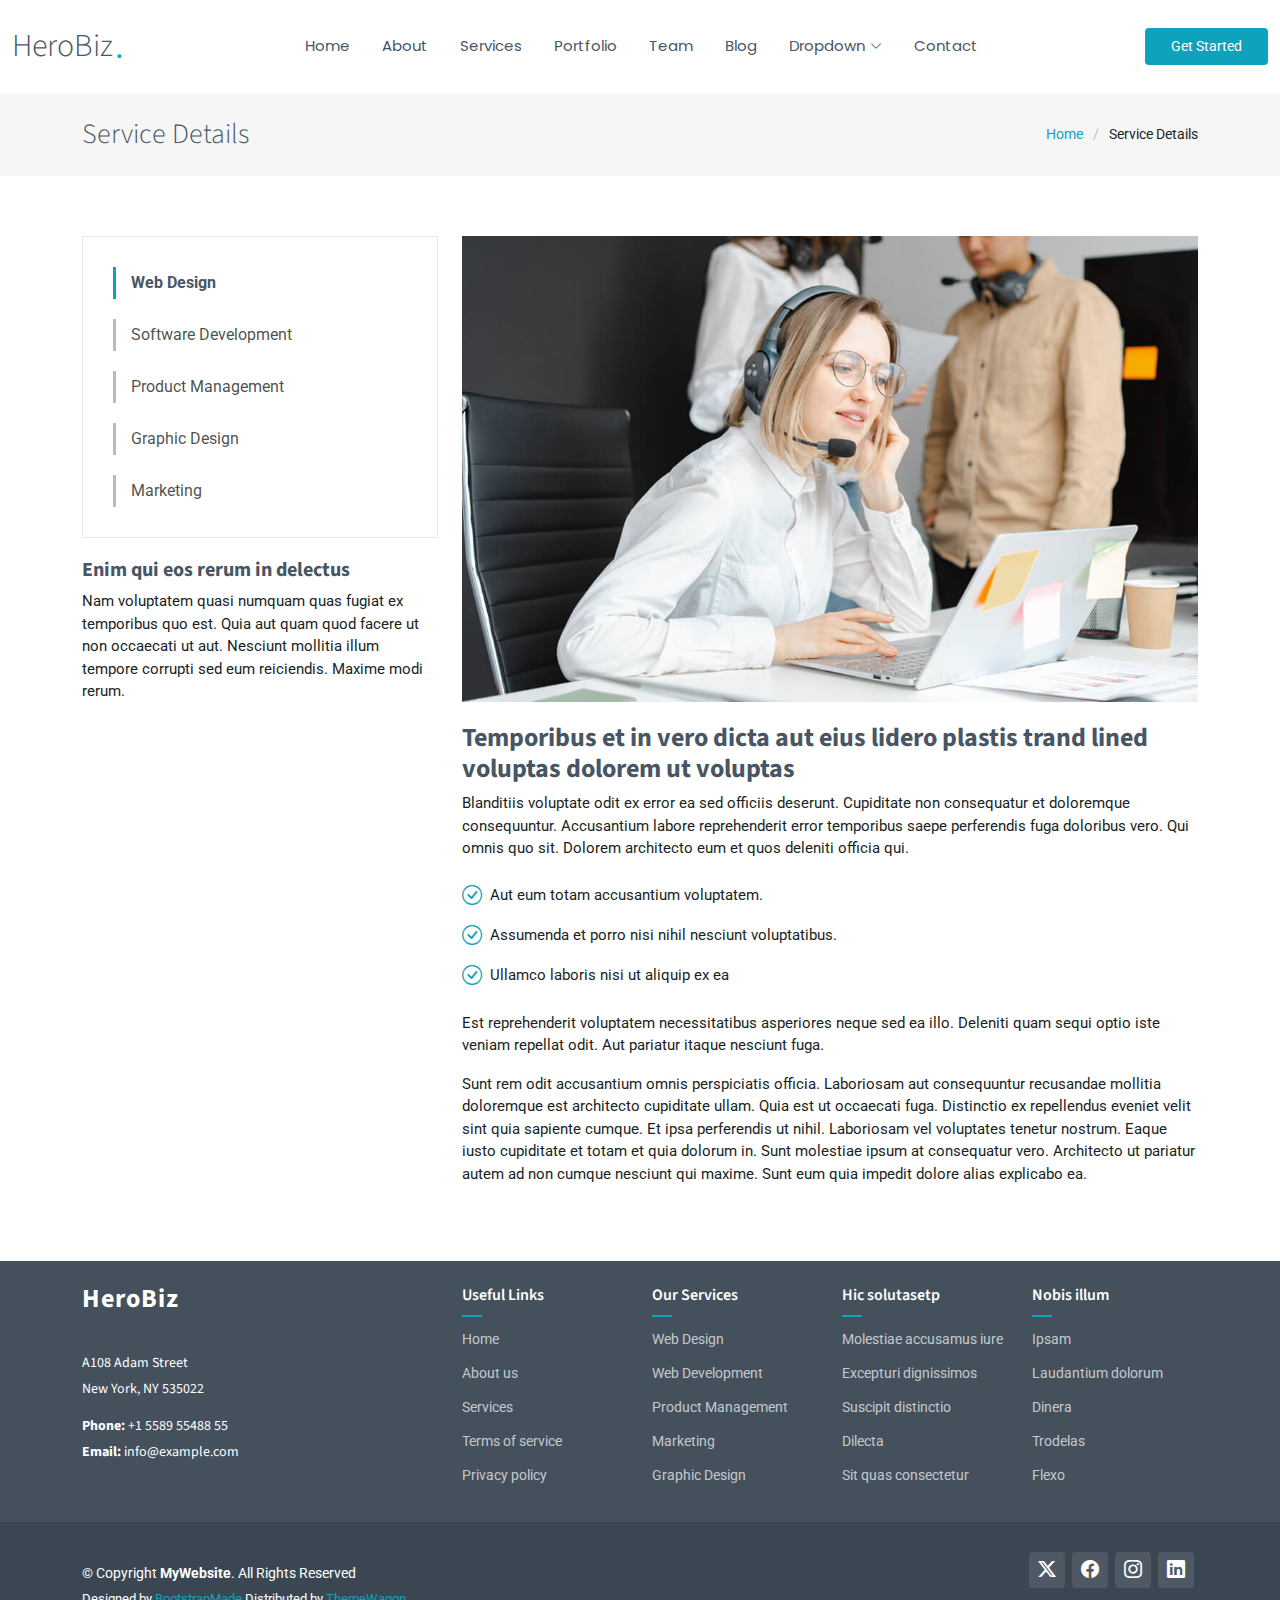
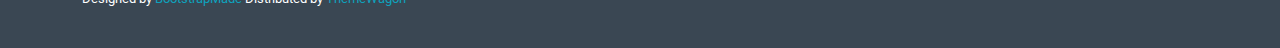
<file: service-details.html>
<!DOCTYPE html>
<html lang="en">

<head>
  <meta charset="utf-8">
  <meta content="width=device-width, initial-scale=1.0" name="viewport">
  <title>Service Details - HeroBiz Bootstrap Template</title>
  <meta name="description" content="">
  <meta name="keywords" content="">

  <!-- Favicons -->
  <link href="assets/img/favicon.png" rel="icon">
  <link href="assets/img/apple-touch-icon.png" rel="apple-touch-icon">

  <!-- Fonts -->
  <link href="https://fonts.googleapis.com" rel="preconnect">
  <link href="https://fonts.gstatic.com" rel="preconnect" crossorigin>
  <link href="https://fonts.googleapis.com/css2?family=Roboto:ital,wght@0,100;0,300;0,400;0,500;0,700;0,900;1,100;1,300;1,400;1,500;1,700;1,900&family=Poppins:ital,wght@0,100;0,200;0,300;0,400;0,500;0,600;0,700;0,800;0,900;1,100;1,200;1,300;1,400;1,500;1,600;1,700;1,800;1,900&family=Source+Sans+Pro:ital,wght@0,200;0,300;0,400;0,600;0,700;0,900;1,200;1,300;1,400;1,600;1,700;1,900&display=swap" rel="stylesheet">

  <!-- Vendor CSS Files -->
  <link href="assets/vendor/bootstrap/css/bootstrap.min.css" rel="stylesheet">
  <link href="assets/vendor/bootstrap-icons/bootstrap-icons.css" rel="stylesheet">
  <link href="assets/vendor/aos/aos.css" rel="stylesheet">
  <link href="assets/vendor/glightbox/css/glightbox.min.css" rel="stylesheet">
  <link href="assets/vendor/swiper/swiper-bundle.min.css" rel="stylesheet">

  <!-- Main CSS File -->
  <link href="assets/css/main.css" rel="stylesheet">

  <!-- =======================================================
  * Template Name: HeroBiz
  * Template URL: https://bootstrapmade.com/herobiz-bootstrap-business-template/
  * Updated: Aug 07 2024 with Bootstrap v5.3.3
  * Author: BootstrapMade.com
  * License: https://bootstrapmade.com/license/
  ======================================================== -->
</head>

<body class="service-details-page">

  <header id="header" class="header d-flex align-items-center sticky-top">
    <div class="container-fluid position-relative d-flex align-items-center justify-content-between">

      <a href="index.html" class="logo d-flex align-items-center me-auto me-xl-0">
        <!-- Uncomment the line below if you also wish to use an image logo -->
        <!-- <img src="assets/img/logo.png" alt=""> -->
        <h1 class="sitename">HeroBiz</h1>
        <span>.</span>
      </a>

      <nav id="navmenu" class="navmenu">
        <ul>
          <li><a href="#hero">Home<br></a></li>
          <li><a href="#about">About</a></li>
          <li><a href="#services">Services</a></li>
          <li><a href="#portfolio">Portfolio</a></li>
          <li><a href="#team">Team</a></li>
          <li><a href="blog.html">Blog</a></li>
          <li class="dropdown"><a href="#"><span>Dropdown</span> <i class="bi bi-chevron-down toggle-dropdown"></i></a>
            <ul>
              <li><a href="#">Dropdown 1</a></li>
              <li class="dropdown"><a href="#"><span>Deep Dropdown</span> <i class="bi bi-chevron-down toggle-dropdown"></i></a>
                <ul>
                  <li><a href="#">Deep Dropdown 1</a></li>
                  <li><a href="#">Deep Dropdown 2</a></li>
                  <li><a href="#">Deep Dropdown 3</a></li>
                  <li><a href="#">Deep Dropdown 4</a></li>
                  <li><a href="#">Deep Dropdown 5</a></li>
                </ul>
              </li>
              <li><a href="#">Dropdown 2</a></li>
              <li><a href="#">Dropdown 3</a></li>
              <li><a href="#">Dropdown 4</a></li>
            </ul>
          </li>
          <li><a href="#contact">Contact</a></li>
        </ul>
        <i class="mobile-nav-toggle d-xl-none bi bi-list"></i>
      </nav>

      <a class="btn-getstarted" href="index.html#about">Get Started</a>

    </div>
  </header>

  <main class="main">

    <!-- Page Title -->
    <div class="page-title">
      <div class="container d-lg-flex justify-content-between align-items-center">
        <h1 class="mb-2 mb-lg-0">Service Details</h1>
        <nav class="breadcrumbs">
          <ol>
            <li><a href="index.html">Home</a></li>
            <li class="current">Service Details</li>
          </ol>
        </nav>
      </div>
    </div><!-- End Page Title -->

    <!-- Service Details Section -->
    <section id="service-details" class="service-details section">

      <div class="container">

        <div class="row gy-4">

          <div class="col-lg-4" data-aos="fade-up" data-aos-delay="100">
            <div class="services-list">
              <a href="#" class="active">Web Design</a>
              <a href="#">Software Development</a>
              <a href="#">Product Management</a>
              <a href="#">Graphic Design</a>
              <a href="#">Marketing</a>
            </div>

            <h4>Enim qui eos rerum in delectus</h4>
            <p>Nam voluptatem quasi numquam quas fugiat ex temporibus quo est. Quia aut quam quod facere ut non occaecati ut aut. Nesciunt mollitia illum tempore corrupti sed eum reiciendis. Maxime modi rerum.</p>
          </div>

          <div class="col-lg-8" data-aos="fade-up" data-aos-delay="200">
            <img src="assets/img/services.jpg" alt="" class="img-fluid services-img">
            <h3>Temporibus et in vero dicta aut eius lidero plastis trand lined voluptas dolorem ut voluptas</h3>
            <p>
              Blanditiis voluptate odit ex error ea sed officiis deserunt. Cupiditate non consequatur et doloremque consequuntur. Accusantium labore reprehenderit error temporibus saepe perferendis fuga doloribus vero. Qui omnis quo sit. Dolorem architecto eum et quos deleniti officia qui.
            </p>
            <ul>
              <li><i class="bi bi-check-circle"></i> <span>Aut eum totam accusantium voluptatem.</span></li>
              <li><i class="bi bi-check-circle"></i> <span>Assumenda et porro nisi nihil nesciunt voluptatibus.</span></li>
              <li><i class="bi bi-check-circle"></i> <span>Ullamco laboris nisi ut aliquip ex ea</span></li>
            </ul>
            <p>
              Est reprehenderit voluptatem necessitatibus asperiores neque sed ea illo. Deleniti quam sequi optio iste veniam repellat odit. Aut pariatur itaque nesciunt fuga.
            </p>
            <p>
              Sunt rem odit accusantium omnis perspiciatis officia. Laboriosam aut consequuntur recusandae mollitia doloremque est architecto cupiditate ullam. Quia est ut occaecati fuga. Distinctio ex repellendus eveniet velit sint quia sapiente cumque. Et ipsa perferendis ut nihil. Laboriosam vel voluptates tenetur nostrum. Eaque iusto cupiditate et totam et quia dolorum in. Sunt molestiae ipsum at consequatur vero. Architecto ut pariatur autem ad non cumque nesciunt qui maxime. Sunt eum quia impedit dolore alias explicabo ea.
            </p>
          </div>

        </div>

      </div>

    </section><!-- /Service Details Section -->

  </main>

  <footer id="footer" class="footer dark-background">

    <div class="footer-top">
      <div class="container">
        <div class="row gy-4">
          <div class="col-lg-4 col-md-6 footer-about">
            <a href="index.html" class="logo d-flex align-items-center">
              <span class="sitename">HeroBiz</span>
            </a>
            <div class="footer-contact pt-3">
              <p>A108 Adam Street</p>
              <p>New York, NY 535022</p>
              <p class="mt-3"><strong>Phone:</strong> <span>+1 5589 55488 55</span></p>
              <p><strong>Email:</strong> <span>info@example.com</span></p>
            </div>
          </div>

          <div class="col-lg-2 col-md-3 footer-links">
            <h4>Useful Links</h4>
            <ul>
              <li><a href="#">Home</a></li>
              <li><a href="#">About us</a></li>
              <li><a href="#">Services</a></li>
              <li><a href="#">Terms of service</a></li>
              <li><a href="#">Privacy policy</a></li>
            </ul>
          </div>

          <div class="col-lg-2 col-md-3 footer-links">
            <h4>Our Services</h4>
            <ul>
              <li><a href="#">Web Design</a></li>
              <li><a href="#">Web Development</a></li>
              <li><a href="#">Product Management</a></li>
              <li><a href="#">Marketing</a></li>
              <li><a href="#">Graphic Design</a></li>
            </ul>
          </div>

          <div class="col-lg-2 col-md-3 footer-links">
            <h4>Hic solutasetp</h4>
            <ul>
              <li><a href="#">Molestiae accusamus iure</a></li>
              <li><a href="#">Excepturi dignissimos</a></li>
              <li><a href="#">Suscipit distinctio</a></li>
              <li><a href="#">Dilecta</a></li>
              <li><a href="#">Sit quas consectetur</a></li>
            </ul>
          </div>

          <div class="col-lg-2 col-md-3 footer-links">
            <h4>Nobis illum</h4>
            <ul>
              <li><a href="#">Ipsam</a></li>
              <li><a href="#">Laudantium dolorum</a></li>
              <li><a href="#">Dinera</a></li>
              <li><a href="#">Trodelas</a></li>
              <li><a href="#">Flexo</a></li>
            </ul>
          </div>

        </div>
      </div>
    </div>

    <div class="copyright text-center">
      <div class="container d-flex flex-column flex-lg-row justify-content-center justify-content-lg-between align-items-center">

        <div class="d-flex flex-column align-items-center align-items-lg-start">
          <div>
            © Copyright <strong><span>MyWebsite</span></strong>. All Rights Reserved
          </div>
          <div class="credits">
            <!-- All the links in the footer should remain intact. -->
            <!-- You can delete the links only if you purchased the pro version. -->
            <!-- Licensing information: https://bootstrapmade.com/license/ -->
            <!-- Purchase the pro version with working PHP/AJAX contact form: https://bootstrapmade.com/herobiz-bootstrap-business-template/ -->
            Designed by <a href="https://bootstrapmade.com/">BootstrapMade</a> Distributed by <a href="https://themewagon.com">ThemeWagon</a>
          </div>
        </div>

        <div class="social-links order-first order-lg-last mb-3 mb-lg-0">
          <a href=""><i class="bi bi-twitter-x"></i></a>
          <a href=""><i class="bi bi-facebook"></i></a>
          <a href=""><i class="bi bi-instagram"></i></a>
          <a href=""><i class="bi bi-linkedin"></i></a>
        </div>

      </div>
    </div>

  </footer>

  <!-- Scroll Top -->
  <a href="#" id="scroll-top" class="scroll-top d-flex align-items-center justify-content-center"><i class="bi bi-arrow-up-short"></i></a>

  <!-- Preloader -->
  <div id="preloader"></div>

  <!-- Vendor JS Files -->
  <script src="assets/vendor/bootstrap/js/bootstrap.bundle.min.js"></script>
  <script src="assets/vendor/php-email-form/validate.js"></script>
  <script src="assets/vendor/aos/aos.js"></script>
  <script src="assets/vendor/glightbox/js/glightbox.min.js"></script>
  <script src="assets/vendor/swiper/swiper-bundle.min.js"></script>
  <script src="assets/vendor/imagesloaded/imagesloaded.pkgd.min.js"></script>
  <script src="assets/vendor/isotope-layout/isotope.pkgd.min.js"></script>

  <!-- Main JS File -->
  <script src="assets/js/main.js"></script>

</body>

</html>
</file>
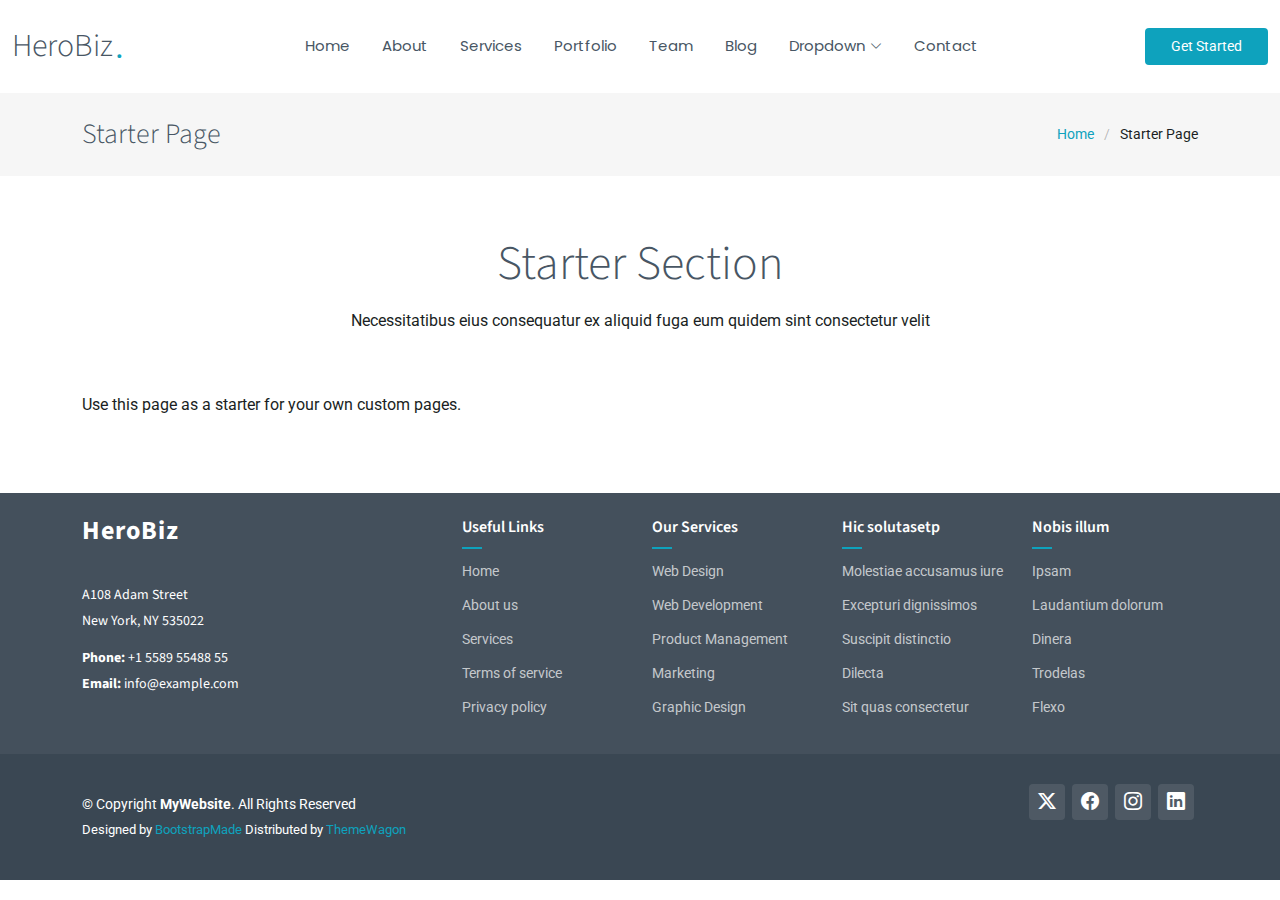
<file: starter-page.html>
<!DOCTYPE html>
<html lang="en">

<head>
  <meta charset="utf-8">
  <meta content="width=device-width, initial-scale=1.0" name="viewport">
  <title>Starter Page - HeroBiz Bootstrap Template</title>
  <meta name="description" content="">
  <meta name="keywords" content="">

  <!-- Favicons -->
  <link href="assets/img/favicon.png" rel="icon">
  <link href="assets/img/apple-touch-icon.png" rel="apple-touch-icon">

  <!-- Fonts -->
  <link href="https://fonts.googleapis.com" rel="preconnect">
  <link href="https://fonts.gstatic.com" rel="preconnect" crossorigin>
  <link href="https://fonts.googleapis.com/css2?family=Roboto:ital,wght@0,100;0,300;0,400;0,500;0,700;0,900;1,100;1,300;1,400;1,500;1,700;1,900&family=Poppins:ital,wght@0,100;0,200;0,300;0,400;0,500;0,600;0,700;0,800;0,900;1,100;1,200;1,300;1,400;1,500;1,600;1,700;1,800;1,900&family=Source+Sans+Pro:ital,wght@0,200;0,300;0,400;0,600;0,700;0,900;1,200;1,300;1,400;1,600;1,700;1,900&display=swap" rel="stylesheet">

  <!-- Vendor CSS Files -->
  <link href="assets/vendor/bootstrap/css/bootstrap.min.css" rel="stylesheet">
  <link href="assets/vendor/bootstrap-icons/bootstrap-icons.css" rel="stylesheet">
  <link href="assets/vendor/aos/aos.css" rel="stylesheet">
  <link href="assets/vendor/glightbox/css/glightbox.min.css" rel="stylesheet">
  <link href="assets/vendor/swiper/swiper-bundle.min.css" rel="stylesheet">

  <!-- Main CSS File -->
  <link href="assets/css/main.css" rel="stylesheet">

  <!-- =======================================================
  * Template Name: HeroBiz
  * Template URL: https://bootstrapmade.com/herobiz-bootstrap-business-template/
  * Updated: Aug 07 2024 with Bootstrap v5.3.3
  * Author: BootstrapMade.com
  * License: https://bootstrapmade.com/license/
  ======================================================== -->
</head>

<body class="starter-page-page">

  <header id="header" class="header d-flex align-items-center sticky-top">
    <div class="container-fluid position-relative d-flex align-items-center justify-content-between">

      <a href="index.html" class="logo d-flex align-items-center me-auto me-xl-0">
        <!-- Uncomment the line below if you also wish to use an image logo -->
        <!-- <img src="assets/img/logo.png" alt=""> -->
        <h1 class="sitename">HeroBiz</h1>
        <span>.</span>
      </a>

      <nav id="navmenu" class="navmenu">
        <ul>
          <li><a href="#hero">Home<br></a></li>
          <li><a href="#about">About</a></li>
          <li><a href="#services">Services</a></li>
          <li><a href="#portfolio">Portfolio</a></li>
          <li><a href="#team">Team</a></li>
          <li><a href="blog.html">Blog</a></li>
          <li class="dropdown"><a href="#"><span>Dropdown</span> <i class="bi bi-chevron-down toggle-dropdown"></i></a>
            <ul>
              <li><a href="#">Dropdown 1</a></li>
              <li class="dropdown"><a href="#"><span>Deep Dropdown</span> <i class="bi bi-chevron-down toggle-dropdown"></i></a>
                <ul>
                  <li><a href="#">Deep Dropdown 1</a></li>
                  <li><a href="#">Deep Dropdown 2</a></li>
                  <li><a href="#">Deep Dropdown 3</a></li>
                  <li><a href="#">Deep Dropdown 4</a></li>
                  <li><a href="#">Deep Dropdown 5</a></li>
                </ul>
              </li>
              <li><a href="#">Dropdown 2</a></li>
              <li><a href="#">Dropdown 3</a></li>
              <li><a href="#">Dropdown 4</a></li>
            </ul>
          </li>
          <li><a href="#contact">Contact</a></li>
        </ul>
        <i class="mobile-nav-toggle d-xl-none bi bi-list"></i>
      </nav>

      <a class="btn-getstarted" href="index.html#about">Get Started</a>

    </div>
  </header>

  <main class="main">

    <!-- Page Title -->
    <div class="page-title">
      <div class="container d-lg-flex justify-content-between align-items-center">
        <h1 class="mb-2 mb-lg-0">Starter Page</h1>
        <nav class="breadcrumbs">
          <ol>
            <li><a href="index.html">Home</a></li>
            <li class="current">Starter Page</li>
          </ol>
        </nav>
      </div>
    </div><!-- End Page Title -->

    <!-- Starter Section Section -->
    <section id="starter-section" class="starter-section section">

      <!-- Section Title -->
      <div class="container section-title" data-aos="fade-up">
        <h2>Starter Section</h2>
        <p>Necessitatibus eius consequatur ex aliquid fuga eum quidem sint consectetur velit</p>
      </div><!-- End Section Title -->

      <div class="container" data-aos="fade-up">
        <p>Use this page as a starter for your own custom pages.</p>
      </div>

    </section><!-- /Starter Section Section -->

  </main>

  <footer id="footer" class="footer dark-background">

    <div class="footer-top">
      <div class="container">
        <div class="row gy-4">
          <div class="col-lg-4 col-md-6 footer-about">
            <a href="index.html" class="logo d-flex align-items-center">
              <span class="sitename">HeroBiz</span>
            </a>
            <div class="footer-contact pt-3">
              <p>A108 Adam Street</p>
              <p>New York, NY 535022</p>
              <p class="mt-3"><strong>Phone:</strong> <span>+1 5589 55488 55</span></p>
              <p><strong>Email:</strong> <span>info@example.com</span></p>
            </div>
          </div>

          <div class="col-lg-2 col-md-3 footer-links">
            <h4>Useful Links</h4>
            <ul>
              <li><a href="#">Home</a></li>
              <li><a href="#">About us</a></li>
              <li><a href="#">Services</a></li>
              <li><a href="#">Terms of service</a></li>
              <li><a href="#">Privacy policy</a></li>
            </ul>
          </div>

          <div class="col-lg-2 col-md-3 footer-links">
            <h4>Our Services</h4>
            <ul>
              <li><a href="#">Web Design</a></li>
              <li><a href="#">Web Development</a></li>
              <li><a href="#">Product Management</a></li>
              <li><a href="#">Marketing</a></li>
              <li><a href="#">Graphic Design</a></li>
            </ul>
          </div>

          <div class="col-lg-2 col-md-3 footer-links">
            <h4>Hic solutasetp</h4>
            <ul>
              <li><a href="#">Molestiae accusamus iure</a></li>
              <li><a href="#">Excepturi dignissimos</a></li>
              <li><a href="#">Suscipit distinctio</a></li>
              <li><a href="#">Dilecta</a></li>
              <li><a href="#">Sit quas consectetur</a></li>
            </ul>
          </div>

          <div class="col-lg-2 col-md-3 footer-links">
            <h4>Nobis illum</h4>
            <ul>
              <li><a href="#">Ipsam</a></li>
              <li><a href="#">Laudantium dolorum</a></li>
              <li><a href="#">Dinera</a></li>
              <li><a href="#">Trodelas</a></li>
              <li><a href="#">Flexo</a></li>
            </ul>
          </div>

        </div>
      </div>
    </div>

    <div class="copyright text-center">
      <div class="container d-flex flex-column flex-lg-row justify-content-center justify-content-lg-between align-items-center">

        <div class="d-flex flex-column align-items-center align-items-lg-start">
          <div>
            © Copyright <strong><span>MyWebsite</span></strong>. All Rights Reserved
          </div>
          <div class="credits">
            <!-- All the links in the footer should remain intact. -->
            <!-- You can delete the links only if you purchased the pro version. -->
            <!-- Licensing information: https://bootstrapmade.com/license/ -->
            <!-- Purchase the pro version with working PHP/AJAX contact form: https://bootstrapmade.com/herobiz-bootstrap-business-template/ -->
            Designed by <a href="https://bootstrapmade.com/">BootstrapMade</a> Distributed by <a href="https://themewagon.com">ThemeWagon</a>
          </div>
        </div>

        <div class="social-links order-first order-lg-last mb-3 mb-lg-0">
          <a href=""><i class="bi bi-twitter-x"></i></a>
          <a href=""><i class="bi bi-facebook"></i></a>
          <a href=""><i class="bi bi-instagram"></i></a>
          <a href=""><i class="bi bi-linkedin"></i></a>
        </div>

      </div>
    </div>

  </footer>

  <!-- Scroll Top -->
  <a href="#" id="scroll-top" class="scroll-top d-flex align-items-center justify-content-center"><i class="bi bi-arrow-up-short"></i></a>

  <!-- Preloader -->
  <div id="preloader"></div>

  <!-- Vendor JS Files -->
  <script src="assets/vendor/bootstrap/js/bootstrap.bundle.min.js"></script>
  <script src="assets/vendor/php-email-form/validate.js"></script>
  <script src="assets/vendor/aos/aos.js"></script>
  <script src="assets/vendor/glightbox/js/glightbox.min.js"></script>
  <script src="assets/vendor/swiper/swiper-bundle.min.js"></script>
  <script src="assets/vendor/imagesloaded/imagesloaded.pkgd.min.js"></script>
  <script src="assets/vendor/isotope-layout/isotope.pkgd.min.js"></script>

  <!-- Main JS File -->
  <script src="assets/js/main.js"></script>

</body>

</html>
</file>
<file: assets/css/pro-content.css>
<style>
        <!--
         /* Font Definitions */
         @font-face
          {font-family:Wingdings;
          panose-1:5 0 0 0 0 0 0 0 0 0;
          mso-font-charset:2;
          mso-generic-font-family:auto;
          mso-font-pitch:variable;
          mso-font-signature:0 268435456 0 0 -2147483648 0;}
        @font-face
          {font-family:Latha;
          panose-1:2 0 4 0 0 0 0 0 0 0;
          mso-font-charset:0;
          mso-generic-font-family:swiss;
          mso-font-pitch:variable;
          mso-font-signature:1048579 0 0 0 1 0;}
        @font-face
          {font-family:"Cambria Math";
          panose-1:2 4 5 3 5 4 6 3 2 4;
          mso-font-charset:0;
          mso-generic-font-family:roman;
          mso-font-pitch:variable;
          mso-font-signature:-536869121 1107305727 33554432 0 415 0;}
        @font-face
          {font-family:Aptos;
          mso-font-charset:0;
          mso-generic-font-family:swiss;
          mso-font-pitch:variable;
          mso-font-signature:536871559 3 0 0 415 0;}
         /* Style Definitions */
         p.MsoNormal, li.MsoNormal, div.MsoNormal
          {mso-style-unhide:no;
          mso-style-qformat:yes;
          mso-style-parent:"";
          margin-top:0cm;
          margin-right:0cm;
          margin-bottom:8.0pt;
          margin-left:0cm;
          line-height:107%;
          mso-pagination:widow-orphan;
          font-size:11.0pt;
          font-family:"Aptos",sans-serif;
          mso-ascii-font-family:Aptos;
          mso-ascii-theme-font:minor-latin;
          mso-fareast-font-family:Aptos;
          mso-fareast-theme-font:minor-latin;
          mso-hansi-font-family:Aptos;
          mso-hansi-theme-font:minor-latin;
          mso-bidi-font-family:Latha;
          mso-font-kerning:1.0pt;
          mso-ligatures:standardcontextual;
          mso-ansi-language:EN-GB;
          mso-fareast-language:EN-US;
          mso-bidi-language:TA;}
        h1
          {mso-style-priority:9;
          mso-style-unhide:no;
          mso-style-qformat:yes;
          mso-style-link:"Heading 1 Char";
          mso-style-next:Normal;
          margin-top:18.0pt;
          margin-right:0cm;
          margin-bottom:4.0pt;
          margin-left:0cm;
          line-height:107%;
          mso-pagination:widow-orphan lines-together;
          page-break-after:avoid;
          mso-outline-level:1;
          font-size:20.0pt;
          font-family:"Aptos Display",sans-serif;
          mso-ascii-font-family:"Aptos Display";
          mso-ascii-theme-font:major-latin;
          mso-fareast-font-family:"Times New Roman";
          mso-fareast-theme-font:major-fareast;
          mso-hansi-font-family:"Aptos Display";
          mso-hansi-theme-font:major-latin;
          mso-bidi-font-family:Latha;
          mso-bidi-theme-font:major-bidi;
          color:#0F4761;
          mso-themecolor:accent1;
          mso-themeshade:191;
          mso-font-kerning:1.0pt;
          mso-ligatures:standardcontextual;
          mso-ansi-language:EN-GB;
          mso-fareast-language:EN-US;
          mso-bidi-language:TA;
          font-weight:normal;}
        h2
          {mso-style-noshow:yes;
          mso-style-priority:9;
          mso-style-qformat:yes;
          mso-style-link:"Heading 2 Char";
          mso-style-next:Normal;
          margin-top:8.0pt;
          margin-right:0cm;
          margin-bottom:4.0pt;
          margin-left:0cm;
          line-height:107%;
          mso-pagination:widow-orphan lines-together;
          page-break-after:avoid;
          mso-outline-level:2;
          font-size:16.0pt;
          font-family:"Aptos Display",sans-serif;
          mso-ascii-font-family:"Aptos Display";
          mso-ascii-theme-font:major-latin;
          mso-fareast-font-family:"Times New Roman";
          mso-fareast-theme-font:major-fareast;
          mso-hansi-font-family:"Aptos Display";
          mso-hansi-theme-font:major-latin;
          mso-bidi-font-family:Latha;
          mso-bidi-theme-font:major-bidi;
          color:#0F4761;
          mso-themecolor:accent1;
          mso-themeshade:191;
          mso-font-kerning:1.0pt;
          mso-ligatures:standardcontextual;
          mso-ansi-language:EN-GB;
          mso-fareast-language:EN-US;
          mso-bidi-language:TA;
          font-weight:normal;}
        h3
          {mso-style-noshow:yes;
          mso-style-priority:9;
          mso-style-qformat:yes;
          mso-style-link:"Heading 3 Char";
          mso-style-next:Normal;
          margin-top:8.0pt;
          margin-right:0cm;
          margin-bottom:4.0pt;
          margin-left:0cm;
          line-height:107%;
          mso-pagination:widow-orphan lines-together;
          page-break-after:avoid;
          mso-outline-level:3;
          font-size:14.0pt;
          font-family:"Aptos",sans-serif;
          mso-ascii-font-family:Aptos;
          mso-ascii-theme-font:minor-latin;
          mso-fareast-font-family:"Times New Roman";
          mso-fareast-theme-font:major-fareast;
          mso-hansi-font-family:Aptos;
          mso-hansi-theme-font:minor-latin;
          mso-bidi-font-family:Latha;
          mso-bidi-theme-font:major-bidi;
          color:#0F4761;
          mso-themecolor:accent1;
          mso-themeshade:191;
          mso-font-kerning:1.0pt;
          mso-ligatures:standardcontextual;
          mso-ansi-language:EN-GB;
          mso-fareast-language:EN-US;
          mso-bidi-language:TA;
          font-weight:normal;}
        h4
          {mso-style-noshow:yes;
          mso-style-priority:9;
          mso-style-qformat:yes;
          mso-style-link:"Heading 4 Char";
          mso-style-next:Normal;
          margin-top:4.0pt;
          margin-right:0cm;
          margin-bottom:2.0pt;
          margin-left:0cm;
          line-height:107%;
          mso-pagination:widow-orphan lines-together;
          page-break-after:avoid;
          mso-outline-level:4;
          font-size:11.0pt;
          font-family:"Aptos",sans-serif;
          mso-ascii-font-family:Aptos;
          mso-ascii-theme-font:minor-latin;
          mso-fareast-font-family:"Times New Roman";
          mso-fareast-theme-font:major-fareast;
          mso-hansi-font-family:Aptos;
          mso-hansi-theme-font:minor-latin;
          mso-bidi-font-family:Latha;
          mso-bidi-theme-font:major-bidi;
          color:#0F4761;
          mso-themecolor:accent1;
          mso-themeshade:191;
          mso-font-kerning:1.0pt;
          mso-ligatures:standardcontextual;
          mso-ansi-language:EN-GB;
          mso-fareast-language:EN-US;
          mso-bidi-language:TA;
          font-weight:normal;
          font-style:italic;}
        h5
          {mso-style-noshow:yes;
          mso-style-priority:9;
          mso-style-qformat:yes;
          mso-style-link:"Heading 5 Char";
          mso-style-next:Normal;
          margin-top:4.0pt;
          margin-right:0cm;
          margin-bottom:2.0pt;
          margin-left:0cm;
          line-height:107%;
          mso-pagination:widow-orphan lines-together;
          page-break-after:avoid;
          mso-outline-level:5;
          font-size:11.0pt;
          font-family:"Aptos",sans-serif;
          mso-ascii-font-family:Aptos;
          mso-ascii-theme-font:minor-latin;
          mso-fareast-font-family:"Times New Roman";
          mso-fareast-theme-font:major-fareast;
          mso-hansi-font-family:Aptos;
          mso-hansi-theme-font:minor-latin;
          mso-bidi-font-family:Latha;
          mso-bidi-theme-font:major-bidi;
          color:#0F4761;
          mso-themecolor:accent1;
          mso-themeshade:191;
          mso-font-kerning:1.0pt;
          mso-ligatures:standardcontextual;
          mso-ansi-language:EN-GB;
          mso-fareast-language:EN-US;
          mso-bidi-language:TA;
          font-weight:normal;}
        h6
          {mso-style-noshow:yes;
          mso-style-priority:9;
          mso-style-qformat:yes;
          mso-style-link:"Heading 6 Char";
          mso-style-next:Normal;
          margin-top:2.0pt;
          margin-right:0cm;
          margin-bottom:0cm;
          margin-left:0cm;
          line-height:107%;
          mso-pagination:widow-orphan lines-together;
          page-break-after:avoid;
          mso-outline-level:6;
          font-size:11.0pt;
          font-family:"Aptos",sans-serif;
          mso-ascii-font-family:Aptos;
          mso-ascii-theme-font:minor-latin;
          mso-fareast-font-family:"Times New Roman";
          mso-fareast-theme-font:major-fareast;
          mso-hansi-font-family:Aptos;
          mso-hansi-theme-font:minor-latin;
          mso-bidi-font-family:Latha;
          mso-bidi-theme-font:major-bidi;
          color:#595959;
          mso-themecolor:text1;
          mso-themetint:166;
          mso-font-kerning:1.0pt;
          mso-ligatures:standardcontextual;
          mso-ansi-language:EN-GB;
          mso-fareast-language:EN-US;
          mso-bidi-language:TA;
          font-weight:normal;
          font-style:italic;}
        p.MsoHeading7, li.MsoHeading7, div.MsoHeading7
          {mso-style-noshow:yes;
          mso-style-priority:9;
          mso-style-qformat:yes;
          mso-style-link:"Heading 7 Char";
          mso-style-next:Normal;
          margin-top:2.0pt;
          margin-right:0cm;
          margin-bottom:0cm;
          margin-left:0cm;
          line-height:107%;
          mso-pagination:widow-orphan lines-together;
          page-break-after:avoid;
          mso-outline-level:7;
          font-size:11.0pt;
          font-family:"Aptos",sans-serif;
          mso-ascii-font-family:Aptos;
          mso-ascii-theme-font:minor-latin;
          mso-fareast-font-family:"Times New Roman";
          mso-fareast-theme-font:major-fareast;
          mso-hansi-font-family:Aptos;
          mso-hansi-theme-font:minor-latin;
          mso-bidi-font-family:Latha;
          mso-bidi-theme-font:major-bidi;
          color:#595959;
          mso-themecolor:text1;
          mso-themetint:166;
          mso-font-kerning:1.0pt;
          mso-ligatures:standardcontextual;
          mso-ansi-language:EN-GB;
          mso-fareast-language:EN-US;
          mso-bidi-language:TA;}
        p.MsoHeading8, li.MsoHeading8, div.MsoHeading8
          {mso-style-noshow:yes;
          mso-style-priority:9;
          mso-style-qformat:yes;
          mso-style-link:"Heading 8 Char";
          mso-style-next:Normal;
          margin:0cm;
          line-height:107%;
          mso-pagination:widow-orphan lines-together;
          page-break-after:avoid;
          mso-outline-level:8;
          font-size:11.0pt;
          font-family:"Aptos",sans-serif;
          mso-ascii-font-family:Aptos;
          mso-ascii-theme-font:minor-latin;
          mso-fareast-font-family:"Times New Roman";
          mso-fareast-theme-font:major-fareast;
          mso-hansi-font-family:Aptos;
          mso-hansi-theme-font:minor-latin;
          mso-bidi-font-family:Latha;
          mso-bidi-theme-font:major-bidi;
          color:#272727;
          mso-themecolor:text1;
          mso-themetint:216;
          mso-font-kerning:1.0pt;
          mso-ligatures:standardcontextual;
          mso-ansi-language:EN-GB;
          mso-fareast-language:EN-US;
          mso-bidi-language:TA;
          font-style:italic;}
        p.MsoHeading9, li.MsoHeading9, div.MsoHeading9
          {mso-style-noshow:yes;
          mso-style-priority:9;
          mso-style-qformat:yes;
          mso-style-link:"Heading 9 Char";
          mso-style-next:Normal;
          margin:0cm;
          line-height:107%;
          mso-pagination:widow-orphan lines-together;
          page-break-after:avoid;
          mso-outline-level:9;
          font-size:11.0pt;
          font-family:"Aptos",sans-serif;
          mso-ascii-font-family:Aptos;
          mso-ascii-theme-font:minor-latin;
          mso-fareast-font-family:"Times New Roman";
          mso-fareast-theme-font:major-fareast;
          mso-hansi-font-family:Aptos;
          mso-hansi-theme-font:minor-latin;
          mso-bidi-font-family:Latha;
          mso-bidi-theme-font:major-bidi;
          color:#272727;
          mso-themecolor:text1;
          mso-themetint:216;
          mso-font-kerning:1.0pt;
          mso-ligatures:standardcontextual;
          mso-ansi-language:EN-GB;
          mso-fareast-language:EN-US;
          mso-bidi-language:TA;}
        p.MsoTitle, li.MsoTitle, div.MsoTitle
          {mso-style-priority:10;
          mso-style-unhide:no;
          mso-style-qformat:yes;
          mso-style-link:"Title Char";
          mso-style-next:Normal;
          margin-top:0cm;
          margin-right:0cm;
          margin-bottom:4.0pt;
          margin-left:0cm;
          mso-add-space:auto;
          mso-pagination:widow-orphan;
          font-size:28.0pt;
          font-family:"Aptos Display",sans-serif;
          mso-ascii-font-family:"Aptos Display";
          mso-ascii-theme-font:major-latin;
          mso-fareast-font-family:"Times New Roman";
          mso-fareast-theme-font:major-fareast;
          mso-hansi-font-family:"Aptos Display";
          mso-hansi-theme-font:major-latin;
          mso-bidi-font-family:Latha;
          mso-bidi-theme-font:major-bidi;
          letter-spacing:-.5pt;
          mso-font-kerning:14.0pt;
          mso-ligatures:standardcontextual;
          mso-ansi-language:EN-GB;
          mso-fareast-language:EN-US;
          mso-bidi-language:TA;}
        p.MsoTitleCxSpFirst, li.MsoTitleCxSpFirst, div.MsoTitleCxSpFirst
          {mso-style-priority:10;
          mso-style-unhide:no;
          mso-style-qformat:yes;
          mso-style-link:"Title Char";
          mso-style-next:Normal;
          mso-style-type:export-only;
          margin:0cm;
          mso-add-space:auto;
          mso-pagination:widow-orphan;
          font-size:28.0pt;
          font-family:"Aptos Display",sans-serif;
          mso-ascii-font-family:"Aptos Display";
          mso-ascii-theme-font:major-latin;
          mso-fareast-font-family:"Times New Roman";
          mso-fareast-theme-font:major-fareast;
          mso-hansi-font-family:"Aptos Display";
          mso-hansi-theme-font:major-latin;
          mso-bidi-font-family:Latha;
          mso-bidi-theme-font:major-bidi;
          letter-spacing:-.5pt;
          mso-font-kerning:14.0pt;
          mso-ligatures:standardcontextual;
          mso-ansi-language:EN-GB;
          mso-fareast-language:EN-US;
          mso-bidi-language:TA;}
        p.MsoTitleCxSpMiddle, li.MsoTitleCxSpMiddle, div.MsoTitleCxSpMiddle
          {mso-style-priority:10;
          mso-style-unhide:no;
          mso-style-qformat:yes;
          mso-style-link:"Title Char";
          mso-style-next:Normal;
          mso-style-type:export-only;
          margin:0cm;
          mso-add-space:auto;
          mso-pagination:widow-orphan;
          font-size:28.0pt;
          font-family:"Aptos Display",sans-serif;
          mso-ascii-font-family:"Aptos Display";
          mso-ascii-theme-font:major-latin;
          mso-fareast-font-family:"Times New Roman";
          mso-fareast-theme-font:major-fareast;
          mso-hansi-font-family:"Aptos Display";
          mso-hansi-theme-font:major-latin;
          mso-bidi-font-family:Latha;
          mso-bidi-theme-font:major-bidi;
          letter-spacing:-.5pt;
          mso-font-kerning:14.0pt;
          mso-ligatures:standardcontextual;
          mso-ansi-language:EN-GB;
          mso-fareast-language:EN-US;
          mso-bidi-language:TA;}
        p.MsoTitleCxSpLast, li.MsoTitleCxSpLast, div.MsoTitleCxSpLast
          {mso-style-priority:10;
          mso-style-unhide:no;
          mso-style-qformat:yes;
          mso-style-link:"Title Char";
          mso-style-next:Normal;
          mso-style-type:export-only;
          margin-top:0cm;
          margin-right:0cm;
          margin-bottom:4.0pt;
          margin-left:0cm;
          mso-add-space:auto;
          mso-pagination:widow-orphan;
          font-size:28.0pt;
          font-family:"Aptos Display",sans-serif;
          mso-ascii-font-family:"Aptos Display";
          mso-ascii-theme-font:major-latin;
          mso-fareast-font-family:"Times New Roman";
          mso-fareast-theme-font:major-fareast;
          mso-hansi-font-family:"Aptos Display";
          mso-hansi-theme-font:major-latin;
          mso-bidi-font-family:Latha;
          mso-bidi-theme-font:major-bidi;
          letter-spacing:-.5pt;
          mso-font-kerning:14.0pt;
          mso-ligatures:standardcontextual;
          mso-ansi-language:EN-GB;
          mso-fareast-language:EN-US;
          mso-bidi-language:TA;}
        p.MsoSubtitle, li.MsoSubtitle, div.MsoSubtitle
          {mso-style-priority:11;
          mso-style-unhide:no;
          mso-style-qformat:yes;
          mso-style-link:"Subtitle Char";
          mso-style-next:Normal;
          margin-top:0cm;
          margin-right:0cm;
          margin-bottom:8.0pt;
          margin-left:0cm;
          line-height:107%;
          mso-pagination:widow-orphan;
          font-size:14.0pt;
          font-family:"Aptos",sans-serif;
          mso-ascii-font-family:Aptos;
          mso-ascii-theme-font:minor-latin;
          mso-fareast-font-family:"Times New Roman";
          mso-fareast-theme-font:major-fareast;
          mso-hansi-font-family:Aptos;
          mso-hansi-theme-font:minor-latin;
          mso-bidi-font-family:Latha;
          mso-bidi-theme-font:major-bidi;
          color:#595959;
          mso-themecolor:text1;
          mso-themetint:166;
          letter-spacing:.75pt;
          mso-font-kerning:1.0pt;
          mso-ligatures:standardcontextual;
          mso-ansi-language:EN-GB;
          mso-fareast-language:EN-US;
          mso-bidi-language:TA;}
        a:link, span.MsoHyperlink
          {mso-style-priority:99;
          color:#467886;
          mso-themecolor:hyperlink;
          text-decoration:underline;
          text-underline:single;}
        a:visited, span.MsoHyperlinkFollowed
          {mso-style-noshow:yes;
          mso-style-priority:99;
          color:#96607D;
          mso-themecolor:followedhyperlink;
          text-decoration:underline;
          text-underline:single;}
        p.MsoListParagraph, li.MsoListParagraph, div.MsoListParagraph
          {mso-style-priority:34;
          mso-style-unhide:no;
          mso-style-qformat:yes;
          margin-top:0cm;
          margin-right:0cm;
          margin-bottom:8.0pt;
          margin-left:36.0pt;
          mso-add-space:auto;
          line-height:107%;
          mso-pagination:widow-orphan;
          font-size:11.0pt;
          font-family:"Aptos",sans-serif;
          mso-ascii-font-family:Aptos;
          mso-ascii-theme-font:minor-latin;
          mso-fareast-font-family:Aptos;
          mso-fareast-theme-font:minor-latin;
          mso-hansi-font-family:Aptos;
          mso-hansi-theme-font:minor-latin;
          mso-bidi-font-family:Latha;
          mso-font-kerning:1.0pt;
          mso-ligatures:standardcontextual;
          mso-ansi-language:EN-GB;
          mso-fareast-language:EN-US;
          mso-bidi-language:TA;}
        p.MsoListParagraphCxSpFirst, li.MsoListParagraphCxSpFirst, div.MsoListParagraphCxSpFirst
          {mso-style-priority:34;
          mso-style-unhide:no;
          mso-style-qformat:yes;
          mso-style-type:export-only;
          margin-top:0cm;
          margin-right:0cm;
          margin-bottom:0cm;
          margin-left:36.0pt;
          mso-add-space:auto;
          line-height:107%;
          mso-pagination:widow-orphan;
          font-size:11.0pt;
          font-family:"Aptos",sans-serif;
          mso-ascii-font-family:Aptos;
          mso-ascii-theme-font:minor-latin;
          mso-fareast-font-family:Aptos;
          mso-fareast-theme-font:minor-latin;
          mso-hansi-font-family:Aptos;
          mso-hansi-theme-font:minor-latin;
          mso-bidi-font-family:Latha;
          mso-font-kerning:1.0pt;
          mso-ligatures:standardcontextual;
          mso-ansi-language:EN-GB;
          mso-fareast-language:EN-US;
          mso-bidi-language:TA;}
        p.MsoListParagraphCxSpMiddle, li.MsoListParagraphCxSpMiddle, div.MsoListParagraphCxSpMiddle
          {mso-style-priority:34;
          mso-style-unhide:no;
          mso-style-qformat:yes;
          mso-style-type:export-only;
          margin-top:0cm;
          margin-right:0cm;
          margin-bottom:0cm;
          margin-left:36.0pt;
          mso-add-space:auto;
          line-height:107%;
          mso-pagination:widow-orphan;
          font-size:11.0pt;
          font-family:"Aptos",sans-serif;
          mso-ascii-font-family:Aptos;
          mso-ascii-theme-font:minor-latin;
          mso-fareast-font-family:Aptos;
          mso-fareast-theme-font:minor-latin;
          mso-hansi-font-family:Aptos;
          mso-hansi-theme-font:minor-latin;
          mso-bidi-font-family:Latha;
          mso-font-kerning:1.0pt;
          mso-ligatures:standardcontextual;
          mso-ansi-language:EN-GB;
          mso-fareast-language:EN-US;
          mso-bidi-language:TA;}
        p.MsoListParagraphCxSpLast, li.MsoListParagraphCxSpLast, div.MsoListParagraphCxSpLast
          {mso-style-priority:34;
          mso-style-unhide:no;
          mso-style-qformat:yes;
          mso-style-type:export-only;
          margin-top:0cm;
          margin-right:0cm;
          margin-bottom:8.0pt;
          margin-left:36.0pt;
          mso-add-space:auto;
          line-height:107%;
          mso-pagination:widow-orphan;
          font-size:11.0pt;
          font-family:"Aptos",sans-serif;
          mso-ascii-font-family:Aptos;
          mso-ascii-theme-font:minor-latin;
          mso-fareast-font-family:Aptos;
          mso-fareast-theme-font:minor-latin;
          mso-hansi-font-family:Aptos;
          mso-hansi-theme-font:minor-latin;
          mso-bidi-font-family:Latha;
          mso-font-kerning:1.0pt;
          mso-ligatures:standardcontextual;
          mso-ansi-language:EN-GB;
          mso-fareast-language:EN-US;
          mso-bidi-language:TA;}
        p.MsoQuote, li.MsoQuote, div.MsoQuote
          {mso-style-priority:29;
          mso-style-unhide:no;
          mso-style-qformat:yes;
          mso-style-link:"Quote Char";
          mso-style-next:Normal;
          margin-top:8.0pt;
          margin-right:0cm;
          margin-bottom:8.0pt;
          margin-left:0cm;
          text-align:center;
          line-height:107%;
          mso-pagination:widow-orphan;
          font-size:11.0pt;
          font-family:"Aptos",sans-serif;
          mso-ascii-font-family:Aptos;
          mso-ascii-theme-font:minor-latin;
          mso-fareast-font-family:Aptos;
          mso-fareast-theme-font:minor-latin;
          mso-hansi-font-family:Aptos;
          mso-hansi-theme-font:minor-latin;
          mso-bidi-font-family:Latha;
          color:#404040;
          mso-themecolor:text1;
          mso-themetint:191;
          mso-font-kerning:1.0pt;
          mso-ligatures:standardcontextual;
          mso-ansi-language:EN-GB;
          mso-fareast-language:EN-US;
          mso-bidi-language:TA;
          font-style:italic;}
        p.MsoIntenseQuote, li.MsoIntenseQuote, div.MsoIntenseQuote
          {mso-style-priority:30;
          mso-style-unhide:no;
          mso-style-qformat:yes;
          mso-style-link:"Intense Quote Char";
          mso-style-next:Normal;
          margin-top:18.0pt;
          margin-right:43.2pt;
          margin-bottom:18.0pt;
          margin-left:43.2pt;
          text-align:center;
          line-height:107%;
          mso-pagination:widow-orphan;
          border:none;
          mso-border-top-alt:solid #0F4761 .5pt;
          mso-border-top-themecolor:accent1;
          mso-border-top-themeshade:191;
          mso-border-bottom-alt:solid #0F4761 .5pt;
          mso-border-bottom-themecolor:accent1;
          mso-border-bottom-themeshade:191;
          padding:0cm;
          mso-padding-alt:10.0pt 0cm 10.0pt 0cm;
          font-size:11.0pt;
          font-family:"Aptos",sans-serif;
          mso-ascii-font-family:Aptos;
          mso-ascii-theme-font:minor-latin;
          mso-fareast-font-family:Aptos;
          mso-fareast-theme-font:minor-latin;
          mso-hansi-font-family:Aptos;
          mso-hansi-theme-font:minor-latin;
          mso-bidi-font-family:Latha;
          color:#0F4761;
          mso-themecolor:accent1;
          mso-themeshade:191;
          mso-font-kerning:1.0pt;
          mso-ligatures:standardcontextual;
          mso-ansi-language:EN-GB;
          mso-fareast-language:EN-US;
          mso-bidi-language:TA;
          font-style:italic;}
        span.MsoIntenseEmphasis
          {mso-style-priority:21;
          mso-style-unhide:no;
          mso-style-qformat:yes;
          color:#0F4761;
          mso-themecolor:accent1;
          mso-themeshade:191;
          font-style:italic;}
        span.MsoIntenseReference
          {mso-style-priority:32;
          mso-style-unhide:no;
          mso-style-qformat:yes;
          font-variant:small-caps;
          color:#0F4761;
          mso-themecolor:accent1;
          mso-themeshade:191;
          letter-spacing:.25pt;
          font-weight:bold;}
        span.Heading1Char
          {mso-style-name:"Heading 1 Char";
          mso-style-priority:9;
          mso-style-unhide:no;
          mso-style-locked:yes;
          mso-style-link:"Heading 1";
          mso-ansi-font-size:20.0pt;
          mso-bidi-font-size:20.0pt;
          font-family:"Aptos Display",sans-serif;
          mso-ascii-font-family:"Aptos Display";
          mso-ascii-theme-font:major-latin;
          mso-fareast-font-family:"Times New Roman";
          mso-fareast-theme-font:major-fareast;
          mso-hansi-font-family:"Aptos Display";
          mso-hansi-theme-font:major-latin;
          mso-bidi-font-family:Latha;
          mso-bidi-theme-font:major-bidi;
          color:#0F4761;
          mso-themecolor:accent1;
          mso-themeshade:191;}
        span.Heading2Char
          {mso-style-name:"Heading 2 Char";
          mso-style-noshow:yes;
          mso-style-priority:9;
          mso-style-unhide:no;
          mso-style-locked:yes;
          mso-style-link:"Heading 2";
          mso-ansi-font-size:16.0pt;
          mso-bidi-font-size:16.0pt;
          font-family:"Aptos Display",sans-serif;
          mso-ascii-font-family:"Aptos Display";
          mso-ascii-theme-font:major-latin;
          mso-fareast-font-family:"Times New Roman";
          mso-fareast-theme-font:major-fareast;
          mso-hansi-font-family:"Aptos Display";
          mso-hansi-theme-font:major-latin;
          mso-bidi-font-family:Latha;
          mso-bidi-theme-font:major-bidi;
          color:#0F4761;
          mso-themecolor:accent1;
          mso-themeshade:191;}
        span.Heading3Char
          {mso-style-name:"Heading 3 Char";
          mso-style-noshow:yes;
          mso-style-priority:9;
          mso-style-unhide:no;
          mso-style-locked:yes;
          mso-style-link:"Heading 3";
          mso-ansi-font-size:14.0pt;
          mso-bidi-font-size:14.0pt;
          font-family:"Times New Roman",serif;
          mso-fareast-font-family:"Times New Roman";
          mso-fareast-theme-font:major-fareast;
          mso-bidi-font-family:Latha;
          mso-bidi-theme-font:major-bidi;
          color:#0F4761;
          mso-themecolor:accent1;
          mso-themeshade:191;}
        span.Heading4Char
          {mso-style-name:"Heading 4 Char";
          mso-style-noshow:yes;
          mso-style-priority:9;
          mso-style-unhide:no;
          mso-style-locked:yes;
          mso-style-link:"Heading 4";
          font-family:"Times New Roman",serif;
          mso-fareast-font-family:"Times New Roman";
          mso-fareast-theme-font:major-fareast;
          mso-bidi-font-family:Latha;
          mso-bidi-theme-font:major-bidi;
          color:#0F4761;
          mso-themecolor:accent1;
          mso-themeshade:191;
          font-style:italic;}
        span.Heading5Char
          {mso-style-name:"Heading 5 Char";
          mso-style-noshow:yes;
          mso-style-priority:9;
          mso-style-unhide:no;
          mso-style-locked:yes;
          mso-style-link:"Heading 5";
          font-family:"Times New Roman",serif;
          mso-fareast-font-family:"Times New Roman";
          mso-fareast-theme-font:major-fareast;
          mso-bidi-font-family:Latha;
          mso-bidi-theme-font:major-bidi;
          color:#0F4761;
          mso-themecolor:accent1;
          mso-themeshade:191;}
        span.Heading6Char
          {mso-style-name:"Heading 6 Char";
          mso-style-noshow:yes;
          mso-style-priority:9;
          mso-style-unhide:no;
          mso-style-locked:yes;
          mso-style-link:"Heading 6";
          font-family:"Times New Roman",serif;
          mso-fareast-font-family:"Times New Roman";
          mso-fareast-theme-font:major-fareast;
          mso-bidi-font-family:Latha;
          mso-bidi-theme-font:major-bidi;
          color:#595959;
          mso-themecolor:text1;
          mso-themetint:166;
          font-style:italic;}
        span.Heading7Char
          {mso-style-name:"Heading 7 Char";
          mso-style-noshow:yes;
          mso-style-priority:9;
          mso-style-unhide:no;
          mso-style-locked:yes;
          mso-style-link:"Heading 7";
          font-family:"Times New Roman",serif;
          mso-fareast-font-family:"Times New Roman";
          mso-fareast-theme-font:major-fareast;
          mso-bidi-font-family:Latha;
          mso-bidi-theme-font:major-bidi;
          color:#595959;
          mso-themecolor:text1;
          mso-themetint:166;}
        span.Heading8Char
          {mso-style-name:"Heading 8 Char";
          mso-style-noshow:yes;
          mso-style-priority:9;
          mso-style-unhide:no;
          mso-style-locked:yes;
          mso-style-link:"Heading 8";
          font-family:"Times New Roman",serif;
          mso-fareast-font-family:"Times New Roman";
          mso-fareast-theme-font:major-fareast;
          mso-bidi-font-family:Latha;
          mso-bidi-theme-font:major-bidi;
          color:#272727;
          mso-themecolor:text1;
          mso-themetint:216;
          font-style:italic;}
        span.Heading9Char
          {mso-style-name:"Heading 9 Char";
          mso-style-noshow:yes;
          mso-style-priority:9;
          mso-style-unhide:no;
          mso-style-locked:yes;
          mso-style-link:"Heading 9";
          font-family:"Times New Roman",serif;
          mso-fareast-font-family:"Times New Roman";
          mso-fareast-theme-font:major-fareast;
          mso-bidi-font-family:Latha;
          mso-bidi-theme-font:major-bidi;
          color:#272727;
          mso-themecolor:text1;
          mso-themetint:216;}
        span.TitleChar
          {mso-style-name:"Title Char";
          mso-style-priority:10;
          mso-style-unhide:no;
          mso-style-locked:yes;
          mso-style-link:Title;
          mso-ansi-font-size:28.0pt;
          mso-bidi-font-size:28.0pt;
          font-family:"Aptos Display",sans-serif;
          mso-ascii-font-family:"Aptos Display";
          mso-ascii-theme-font:major-latin;
          mso-fareast-font-family:"Times New Roman";
          mso-fareast-theme-font:major-fareast;
          mso-hansi-font-family:"Aptos Display";
          mso-hansi-theme-font:major-latin;
          mso-bidi-font-family:Latha;
          mso-bidi-theme-font:major-bidi;
          letter-spacing:-.5pt;
          mso-font-kerning:14.0pt;}
        span.SubtitleChar
          {mso-style-name:"Subtitle Char";
          mso-style-priority:11;
          mso-style-unhide:no;
          mso-style-locked:yes;
          mso-style-link:Subtitle;
          mso-ansi-font-size:14.0pt;
          mso-bidi-font-size:14.0pt;
          font-family:"Times New Roman",serif;
          mso-fareast-font-family:"Times New Roman";
          mso-fareast-theme-font:major-fareast;
          mso-bidi-font-family:Latha;
          mso-bidi-theme-font:major-bidi;
          color:#595959;
          mso-themecolor:text1;
          mso-themetint:166;
          letter-spacing:.75pt;}
        span.QuoteChar
          {mso-style-name:"Quote Char";
          mso-style-priority:29;
          mso-style-unhide:no;
          mso-style-locked:yes;
          mso-style-link:Quote;
          color:#404040;
          mso-themecolor:text1;
          mso-themetint:191;
          font-style:italic;}
        span.IntenseQuoteChar
          {mso-style-name:"Intense Quote Char";
          mso-style-priority:30;
          mso-style-unhide:no;
          mso-style-locked:yes;
          mso-style-link:"Intense Quote";
          color:#0F4761;
          mso-themecolor:accent1;
          mso-themeshade:191;
          font-style:italic;}
        span.SpellE
          {mso-style-name:"";
          mso-spl-e:yes;}
        span.GramE
          {mso-style-name:"";
          mso-gram-e:yes;}
        .MsoChpDefault
          {mso-style-type:export-only;
          mso-default-props:yes;
          font-family:"Aptos",sans-serif;
          mso-ascii-font-family:Aptos;
          mso-ascii-theme-font:minor-latin;
          mso-fareast-font-family:Aptos;
          mso-fareast-theme-font:minor-latin;
          mso-hansi-font-family:Aptos;
          mso-hansi-theme-font:minor-latin;
          mso-bidi-font-family:Latha;
          mso-ansi-language:EN-GB;
          mso-fareast-language:EN-US;
          mso-bidi-language:TA;}
        .MsoPapDefault
          {mso-style-type:export-only;
          margin-bottom:8.0pt;
          line-height:107%;}
        @page WordSection1
          {size:595.3pt 841.9pt;
          margin:72.0pt 144.0pt 72.0pt 144.0pt;
          mso-header-margin:35.4pt;
          mso-footer-margin:35.4pt;
          mso-paper-source:0;}
        div.WordSection1
          {page:WordSection1;}
         /* List Definitions */
         @list l0
          {mso-list-id:541094939;
          mso-list-type:hybrid;
          mso-list-template-ids:-957079782 1074331653 -1 -1 -1 -1 -1 -1 -1 -1;}
        @list l0:level1
          {mso-level-number-format:bullet;
          mso-level-text:\F0A7;
          mso-level-tab-stop:54.0pt;
          mso-level-number-position:left;
          margin-left:54.0pt;
          text-indent:-18.0pt;
          font-family:Wingdings;}
        @list l0:level2
          {mso-level-number-format:bullet;
          mso-level-text:o;
          mso-level-tab-stop:none;
          mso-level-number-position:left;
          margin-left:90.0pt;
          text-indent:-18.0pt;
          font-family:"Courier New";}
        @list l0:level3
          {mso-level-number-format:bullet;
          mso-level-text:\F0A7;
          mso-level-tab-stop:none;
          mso-level-number-position:left;
          margin-left:126.0pt;
          text-indent:-18.0pt;
          font-family:Wingdings;}
        @list l0:level4
          {mso-level-number-format:bullet;
          mso-level-text:\F0B7;
          mso-level-tab-stop:none;
          mso-level-number-position:left;
          margin-left:162.0pt;
          text-indent:-18.0pt;
          font-family:Symbol;}
        @list l0:level5
          {mso-level-number-format:bullet;
          mso-level-text:o;
          mso-level-tab-stop:none;
          mso-level-number-position:left;
          margin-left:198.0pt;
          text-indent:-18.0pt;
          font-family:"Courier New";}
        @list l0:level6
          {mso-level-number-format:bullet;
          mso-level-text:\F0A7;
          mso-level-tab-stop:none;
          mso-level-number-position:left;
          margin-left:234.0pt;
          text-indent:-18.0pt;
          font-family:Wingdings;}
        @list l0:level7
          {mso-level-number-format:bullet;
          mso-level-text:\F0B7;
          mso-level-tab-stop:none;
          mso-level-number-position:left;
          margin-left:270.0pt;
          text-indent:-18.0pt;
          font-family:Symbol;}
        @list l0:level8
          {mso-level-number-format:bullet;
          mso-level-text:o;
          mso-level-tab-stop:none;
          mso-level-number-position:left;
          margin-left:306.0pt;
          text-indent:-18.0pt;
          font-family:"Courier New";}
        @list l0:level9
          {mso-level-number-format:bullet;
          mso-level-text:\F0A7;
          mso-level-tab-stop:none;
          mso-level-number-position:left;
          margin-left:342.0pt;
          text-indent:-18.0pt;
          font-family:Wingdings;}
        @list l1
          {mso-list-id:714963873;
          mso-list-type:hybrid;
          mso-list-template-ids:543585058 1074331653 1074331651 1074331653 1074331649 1074331651 1074331653 1074331649 1074331651 1074331653;}
        @list l1:level1
          {mso-level-number-format:bullet;
          mso-level-text:\F0A7;
          mso-level-tab-stop:none;
          mso-level-number-position:left;
          margin-left:54.0pt;
          text-indent:-18.0pt;
          font-family:Wingdings;}
        @list l1:level2
          {mso-level-number-format:bullet;
          mso-level-text:o;
          mso-level-tab-stop:none;
          mso-level-number-position:left;
          margin-left:90.0pt;
          text-indent:-18.0pt;
          font-family:"Courier New";}
        @list l1:level3
          {mso-level-number-format:bullet;
          mso-level-text:\F0A7;
          mso-level-tab-stop:none;
          mso-level-number-position:left;
          margin-left:126.0pt;
          text-indent:-18.0pt;
          font-family:Wingdings;}
        @list l1:level4
          {mso-level-number-format:bullet;
          mso-level-text:\F0B7;
          mso-level-tab-stop:none;
          mso-level-number-position:left;
          margin-left:162.0pt;
          text-indent:-18.0pt;
          font-family:Symbol;}
        @list l1:level5
          {mso-level-number-format:bullet;
          mso-level-text:o;
          mso-level-tab-stop:none;
          mso-level-number-position:left;
          margin-left:198.0pt;
          text-indent:-18.0pt;
          font-family:"Courier New";}
        @list l1:level6
          {mso-level-number-format:bullet;
          mso-level-text:\F0A7;
          mso-level-tab-stop:none;
          mso-level-number-position:left;
          margin-left:234.0pt;
          text-indent:-18.0pt;
          font-family:Wingdings;}
        @list l1:level7
          {mso-level-number-format:bullet;
          mso-level-text:\F0B7;
          mso-level-tab-stop:none;
          mso-level-number-position:left;
          margin-left:270.0pt;
          text-indent:-18.0pt;
          font-family:Symbol;}
        @list l1:level8
          {mso-level-number-format:bullet;
          mso-level-text:o;
          mso-level-tab-stop:none;
          mso-level-number-position:left;
          margin-left:306.0pt;
          text-indent:-18.0pt;
          font-family:"Courier New";}
        @list l1:level9
          {mso-level-number-format:bullet;
          mso-level-text:\F0A7;
          mso-level-tab-stop:none;
          mso-level-number-position:left;
          margin-left:342.0pt;
          text-indent:-18.0pt;
          font-family:Wingdings;}
        @list l2
          {mso-list-id:781388306;
          mso-list-type:hybrid;
          mso-list-template-ids:-93302080 318642056 134807555 134807557 134807553 134807555 134807557 134807553 134807555 134807557;}
        @list l2:level1
          {mso-level-start-at:0;
          mso-level-number-format:bullet;
          mso-level-text:-;
          mso-level-tab-stop:none;
          mso-level-number-position:left;
          text-indent:-18.0pt;
          font-family:"Times New Roman",serif;
          mso-fareast-font-family:Aptos;
          mso-fareast-theme-font:minor-latin;
          mso-ansi-font-weight:bold;}
        @list l2:level2
          {mso-level-number-format:bullet;
          mso-level-text:o;
          mso-level-tab-stop:none;
          mso-level-number-position:left;
          text-indent:-18.0pt;
          font-family:"Courier New";}
        @list l2:level3
          {mso-level-number-format:bullet;
          mso-level-text:\F0A7;
          mso-level-tab-stop:none;
          mso-level-number-position:left;
          text-indent:-18.0pt;
          font-family:Wingdings;}
        @list l2:level4
          {mso-level-number-format:bullet;
          mso-level-text:\F0B7;
          mso-level-tab-stop:none;
          mso-level-number-position:left;
          text-indent:-18.0pt;
          font-family:Symbol;}
        @list l2:level5
          {mso-level-number-format:bullet;
          mso-level-text:o;
          mso-level-tab-stop:none;
          mso-level-number-position:left;
          text-indent:-18.0pt;
          font-family:"Courier New";}
        @list l2:level6
          {mso-level-number-format:bullet;
          mso-level-text:\F0A7;
          mso-level-tab-stop:none;
          mso-level-number-position:left;
          text-indent:-18.0pt;
          font-family:Wingdings;}
        @list l2:level7
          {mso-level-number-format:bullet;
          mso-level-text:\F0B7;
          mso-level-tab-stop:none;
          mso-level-number-position:left;
          text-indent:-18.0pt;
          font-family:Symbol;}
        @list l2:level8
          {mso-level-number-format:bullet;
          mso-level-text:o;
          mso-level-tab-stop:none;
          mso-level-number-position:left;
          text-indent:-18.0pt;
          font-family:"Courier New";}
        @list l2:level9
          {mso-level-number-format:bullet;
          mso-level-text:\F0A7;
          mso-level-tab-stop:none;
          mso-level-number-position:left;
          text-indent:-18.0pt;
          font-family:Wingdings;}
        @list l3
          {mso-list-id:960768847;
          mso-list-type:hybrid;
          mso-list-template-ids:2041324136 1351768474 -321194448 1015200672 -1834046014 1457146564 -1395111976 -2049903932 -165924462 643857986;}
        @list l4
          {mso-list-id:1057240498;
          mso-list-type:hybrid;
          mso-list-template-ids:1290570364 1074331653 1074331651 1074331653 1074331649 1074331651 1074331653 1074331649 1074331651 1074331653;}
        @list l4:level1
          {mso-level-number-format:bullet;
          mso-level-text:\F0A7;
          mso-level-tab-stop:none;
          mso-level-number-position:left;
          margin-left:54.0pt;
          text-indent:-18.0pt;
          font-family:Wingdings;}
        @list l4:level2
          {mso-level-number-format:bullet;
          mso-level-text:o;
          mso-level-tab-stop:none;
          mso-level-number-position:left;
          margin-left:90.0pt;
          text-indent:-18.0pt;
          font-family:"Courier New";}
        @list l4:level3
          {mso-level-number-format:bullet;
          mso-level-text:\F0A7;
          mso-level-tab-stop:none;
          mso-level-number-position:left;
          margin-left:126.0pt;
          text-indent:-18.0pt;
          font-family:Wingdings;}
        @list l4:level4
          {mso-level-number-format:bullet;
          mso-level-text:\F0B7;
          mso-level-tab-stop:none;
          mso-level-number-position:left;
          margin-left:162.0pt;
          text-indent:-18.0pt;
          font-family:Symbol;}
        @list l4:level5
          {mso-level-number-format:bullet;
          mso-level-text:o;
          mso-level-tab-stop:none;
          mso-level-number-position:left;
          margin-left:198.0pt;
          text-indent:-18.0pt;
          font-family:"Courier New";}
        @list l4:level6
          {mso-level-number-format:bullet;
          mso-level-text:\F0A7;
          mso-level-tab-stop:none;
          mso-level-number-position:left;
          margin-left:234.0pt;
          text-indent:-18.0pt;
          font-family:Wingdings;}
        @list l4:level7
          {mso-level-number-format:bullet;
          mso-level-text:\F0B7;
          mso-level-tab-stop:none;
          mso-level-number-position:left;
          margin-left:270.0pt;
          text-indent:-18.0pt;
          font-family:Symbol;}
        @list l4:level8
          {mso-level-number-format:bullet;
          mso-level-text:o;
          mso-level-tab-stop:none;
          mso-level-number-position:left;
          margin-left:306.0pt;
          text-indent:-18.0pt;
          font-family:"Courier New";}
        @list l4:level9
          {mso-level-number-format:bullet;
          mso-level-text:\F0A7;
          mso-level-tab-stop:none;
          mso-level-number-position:left;
          margin-left:342.0pt;
          text-indent:-18.0pt;
          font-family:Wingdings;}
        @list l5
          {mso-list-id:1415662842;
          mso-list-type:hybrid;
          mso-list-template-ids:-784570468 134807567 134807577 134807579 134807567 134807577 134807579 134807567 134807577 134807579;}
        @list l5:level1
          {mso-level-tab-stop:none;
          mso-level-number-position:left;
          text-indent:-18.0pt;}
        @list l5:level2
          {mso-level-number-format:alpha-lower;
          mso-level-tab-stop:none;
          mso-level-number-position:left;
          text-indent:-18.0pt;}
        @list l5:level3
          {mso-level-number-format:roman-lower;
          mso-level-tab-stop:none;
          mso-level-number-position:right;
          text-indent:-9.0pt;}
        @list l5:level4
          {mso-level-tab-stop:none;
          mso-level-number-position:left;
          text-indent:-18.0pt;}
        @list l5:level5
          {mso-level-number-format:alpha-lower;
          mso-level-tab-stop:none;
          mso-level-number-position:left;
          text-indent:-18.0pt;}
        @list l5:level6
          {mso-level-number-format:roman-lower;
          mso-level-tab-stop:none;
          mso-level-number-position:right;
          text-indent:-9.0pt;}
        @list l5:level7
          {mso-level-tab-stop:none;
          mso-level-number-position:left;
          text-indent:-18.0pt;}
        @list l5:level8
          {mso-level-number-format:alpha-lower;
          mso-level-tab-stop:none;
          mso-level-number-position:left;
          text-indent:-18.0pt;}
        @list l5:level9
          {mso-level-number-format:roman-lower;
          mso-level-tab-stop:none;
          mso-level-number-position:right;
          text-indent:-9.0pt;}
        @list l6
          {mso-list-id:1593389665;
          mso-list-type:hybrid;
          mso-list-template-ids:-1907429026 -667630982 1071393420 237541408 -1883234020 -1569024896 1728885948 164909226 -207464738 -697376394;}
        @list l6:level2
          {mso-level-tab-stop:72.0pt;
          mso-level-number-position:left;
          text-indent:-18.0pt;
          mso-ansi-font-weight:bold;
          mso-bidi-font-weight:bold;}
        @list l7
          {mso-list-id:1620601332;
          mso-list-type:hybrid;
          mso-list-template-ids:303825126 -1352636838 -473902710 347760054 1361630482 -965182006 880692340 -1961329342 -1251809056 1791788030;}
        @list l7:level1
          {mso-level-number-format:bullet;
          mso-level-text:\F0B7;
          mso-level-tab-stop:36.0pt;
          mso-level-number-position:left;
          text-indent:-18.0pt;
          font-family:Symbol;}
        @list l7:level2
          {mso-level-number-format:bullet;
          mso-level-text:\F0B7;
          mso-level-tab-stop:72.0pt;
          mso-level-number-position:left;
          text-indent:-18.0pt;
          font-family:Symbol;}
        @list l7:level3
          {mso-level-number-format:bullet;
          mso-level-text:\F0B7;
          mso-level-tab-stop:108.0pt;
          mso-level-number-position:left;
          text-indent:-18.0pt;
          font-family:Symbol;}
        @list l7:level4
          {mso-level-number-format:bullet;
          mso-level-text:\F0B7;
          mso-level-tab-stop:144.0pt;
          mso-level-number-position:left;
          text-indent:-18.0pt;
          font-family:Symbol;}
        @list l7:level5
          {mso-level-number-format:bullet;
          mso-level-text:\F0B7;
          mso-level-tab-stop:180.0pt;
          mso-level-number-position:left;
          text-indent:-18.0pt;
          font-family:Symbol;}
        @list l7:level6
          {mso-level-number-format:bullet;
          mso-level-text:\F0B7;
          mso-level-tab-stop:216.0pt;
          mso-level-number-position:left;
          text-indent:-18.0pt;
          font-family:Symbol;}
        @list l7:level7
          {mso-level-number-format:bullet;
          mso-level-text:\F0B7;
          mso-level-tab-stop:252.0pt;
          mso-level-number-position:left;
          text-indent:-18.0pt;
          font-family:Symbol;}
        @list l7:level8
          {mso-level-number-format:bullet;
          mso-level-text:\F0B7;
          mso-level-tab-stop:288.0pt;
          mso-level-number-position:left;
          text-indent:-18.0pt;
          font-family:Symbol;}
        @list l7:level9
          {mso-level-number-format:bullet;
          mso-level-text:\F0B7;
          mso-level-tab-stop:324.0pt;
          mso-level-number-position:left;
          text-indent:-18.0pt;
          font-family:Symbol;}
        @list l8
          {mso-list-id:1643928633;
          mso-list-type:hybrid;
          mso-list-template-ids:1724410728 172781406 -181738472 552354612 2090268326 -579048790 -1650659892 680719578 -522162908 1909731450;}
        @list l8:level1
          {mso-level-number-format:bullet;
          mso-level-text:o;
          mso-level-tab-stop:72.0pt;
          mso-level-number-position:left;
          margin-left:72.0pt;
          text-indent:-18.0pt;
          font-family:"Courier New";
          mso-bidi-font-family:"Times New Roman";}
        @list l8:level2
          {mso-level-number-format:bullet;
          mso-level-text:o;
          mso-level-tab-stop:108.0pt;
          mso-level-number-position:left;
          margin-left:108.0pt;
          text-indent:-18.0pt;
          font-family:"Courier New";
          mso-bidi-font-family:"Times New Roman";}
        @list l8:level3
          {mso-level-number-format:bullet;
          mso-level-text:o;
          mso-level-tab-stop:144.0pt;
          mso-level-number-position:left;
          margin-left:144.0pt;
          text-indent:-18.0pt;
          font-family:"Courier New";
          mso-bidi-font-family:"Times New Roman";}
        @list l8:level4
          {mso-level-number-format:bullet;
          mso-level-text:o;
          mso-level-tab-stop:180.0pt;
          mso-level-number-position:left;
          margin-left:180.0pt;
          text-indent:-18.0pt;
          font-family:"Courier New";
          mso-bidi-font-family:"Times New Roman";}
        @list l8:level5
          {mso-level-number-format:bullet;
          mso-level-text:o;
          mso-level-tab-stop:216.0pt;
          mso-level-number-position:left;
          margin-left:216.0pt;
          text-indent:-18.0pt;
          font-family:"Courier New";
          mso-bidi-font-family:"Times New Roman";}
        @list l8:level6
          {mso-level-number-format:bullet;
          mso-level-text:o;
          mso-level-tab-stop:252.0pt;
          mso-level-number-position:left;
          margin-left:252.0pt;
          text-indent:-18.0pt;
          font-family:"Courier New";
          mso-bidi-font-family:"Times New Roman";}
        @list l8:level7
          {mso-level-number-format:bullet;
          mso-level-text:o;
          mso-level-tab-stop:288.0pt;
          mso-level-number-position:left;
          margin-left:288.0pt;
          text-indent:-18.0pt;
          font-family:"Courier New";
          mso-bidi-font-family:"Times New Roman";}
        @list l8:level8
          {mso-level-number-format:bullet;
          mso-level-text:o;
          mso-level-tab-stop:324.0pt;
          mso-level-number-position:left;
          margin-left:324.0pt;
          text-indent:-18.0pt;
          font-family:"Courier New";
          mso-bidi-font-family:"Times New Roman";}
        @list l8:level9
          {mso-level-number-format:bullet;
          mso-level-text:o;
          mso-level-tab-stop:360.0pt;
          mso-level-number-position:left;
          margin-left:360.0pt;
          text-indent:-18.0pt;
          font-family:"Courier New";
          mso-bidi-font-family:"Times New Roman";}
        @list l9
          {mso-list-id:1669746595;
          mso-list-type:hybrid;
          mso-list-template-ids:-1187894364 172781406 1074331651 1074331653 1074331649 1074331651 1074331653 1074331649 1074331651 1074331653;}
        @list l9:level1
          {mso-level-number-format:bullet;
          mso-level-text:o;
          mso-level-tab-stop:54.0pt;
          mso-level-number-position:left;
          margin-left:54.0pt;
          text-indent:-18.0pt;
          font-family:"Courier New";
          mso-bidi-font-family:"Times New Roman";}
        @list l9:level2
          {mso-level-number-format:bullet;
          mso-level-text:o;
          mso-level-tab-stop:none;
          mso-level-number-position:left;
          margin-left:90.0pt;
          text-indent:-18.0pt;
          font-family:"Courier New";}
        @list l9:level3
          {mso-level-number-format:bullet;
          mso-level-text:\F0A7;
          mso-level-tab-stop:none;
          mso-level-number-position:left;
          margin-left:126.0pt;
          text-indent:-18.0pt;
          font-family:Wingdings;}
        @list l9:level4
          {mso-level-number-format:bullet;
          mso-level-text:\F0B7;
          mso-level-tab-stop:none;
          mso-level-number-position:left;
          margin-left:162.0pt;
          text-indent:-18.0pt;
          font-family:Symbol;}
        @list l9:level5
          {mso-level-number-format:bullet;
          mso-level-text:o;
          mso-level-tab-stop:none;
          mso-level-number-position:left;
          margin-left:198.0pt;
          text-indent:-18.0pt;
          font-family:"Courier New";}
        @list l9:level6
          {mso-level-number-format:bullet;
          mso-level-text:\F0A7;
          mso-level-tab-stop:none;
          mso-level-number-position:left;
          margin-left:234.0pt;
          text-indent:-18.0pt;
          font-family:Wingdings;}
        @list l9:level7
          {mso-level-number-format:bullet;
          mso-level-text:\F0B7;
          mso-level-tab-stop:none;
          mso-level-number-position:left;
          margin-left:270.0pt;
          text-indent:-18.0pt;
          font-family:Symbol;}
        @list l9:level8
          {mso-level-number-format:bullet;
          mso-level-text:o;
          mso-level-tab-stop:none;
          mso-level-number-position:left;
          margin-left:306.0pt;
          text-indent:-18.0pt;
          font-family:"Courier New";}
        @list l9:level9
          {mso-level-number-format:bullet;
          mso-level-text:\F0A7;
          mso-level-tab-stop:none;
          mso-level-number-position:left;
          margin-left:342.0pt;
          text-indent:-18.0pt;
          font-family:Wingdings;}
        @list l10
          {mso-list-id:1775050540;
          mso-list-type:hybrid;
          mso-list-template-ids:-1136472220 134807553 -1 -1 -1 -1 -1 -1 -1 -1;}
        @list l10:level1
          {mso-level-number-format:bullet;
          mso-level-text:\F0B7;
          mso-level-tab-stop:none;
          mso-level-number-position:left;
          margin-left:18.0pt;
          text-indent:-18.0pt;
          font-family:Symbol;}
        @list l10:level2
          {mso-level-number-format:alpha-lower;
          mso-level-tab-stop:none;
          mso-level-number-position:left;
          margin-left:54.0pt;
          text-indent:-18.0pt;}
        @list l10:level3
          {mso-level-number-format:roman-lower;
          mso-level-tab-stop:none;
          mso-level-number-position:right;
          margin-left:90.0pt;
          text-indent:-9.0pt;}
        @list l10:level4
          {mso-level-tab-stop:none;
          mso-level-number-position:left;
          margin-left:126.0pt;
          text-indent:-18.0pt;}
        @list l10:level5
          {mso-level-number-format:alpha-lower;
          mso-level-tab-stop:none;
          mso-level-number-position:left;
          margin-left:162.0pt;
          text-indent:-18.0pt;}
        @list l10:level6
          {mso-level-number-format:roman-lower;
          mso-level-tab-stop:none;
          mso-level-number-position:right;
          margin-left:198.0pt;
          text-indent:-9.0pt;}
        @list l10:level7
          {mso-level-tab-stop:none;
          mso-level-number-position:left;
          margin-left:234.0pt;
          text-indent:-18.0pt;}
        @list l10:level8
          {mso-level-number-format:alpha-lower;
          mso-level-tab-stop:none;
          mso-level-number-position:left;
          margin-left:270.0pt;
          text-indent:-18.0pt;}
        @list l10:level9
          {mso-level-number-format:roman-lower;
          mso-level-tab-stop:none;
          mso-level-number-position:right;
          margin-left:306.0pt;
          text-indent:-9.0pt;}
        @list l11
          {mso-list-id:1793673961;
          mso-list-type:hybrid;
          mso-list-template-ids:476511236 -1268593870 -580736590 -1769597624 -1418157526 -1920154508 783312012 -719961582 367719508 -628612706;}
        @list l11:level1
          {mso-level-number-format:bullet;
          mso-level-text:\F0B7;
          mso-level-tab-stop:36.0pt;
          mso-level-number-position:left;
          text-indent:-18.0pt;
          font-family:Symbol;}
        @list l11:level2
          {mso-level-number-format:bullet;
          mso-level-text:\F0B7;
          mso-level-tab-stop:72.0pt;
          mso-level-number-position:left;
          text-indent:-18.0pt;
          font-family:Symbol;}
        @list l11:level3
          {mso-level-number-format:bullet;
          mso-level-text:\F0B7;
          mso-level-tab-stop:108.0pt;
          mso-level-number-position:left;
          text-indent:-18.0pt;
          font-family:Symbol;}
        @list l11:level4
          {mso-level-number-format:bullet;
          mso-level-text:\F0B7;
          mso-level-tab-stop:144.0pt;
          mso-level-number-position:left;
          text-indent:-18.0pt;
          font-family:Symbol;}
        @list l11:level5
          {mso-level-number-format:bullet;
          mso-level-text:\F0B7;
          mso-level-tab-stop:180.0pt;
          mso-level-number-position:left;
          text-indent:-18.0pt;
          font-family:Symbol;}
        @list l11:level6
          {mso-level-number-format:bullet;
          mso-level-text:\F0B7;
          mso-level-tab-stop:216.0pt;
          mso-level-number-position:left;
          text-indent:-18.0pt;
          font-family:Symbol;}
        @list l11:level7
          {mso-level-number-format:bullet;
          mso-level-text:\F0B7;
          mso-level-tab-stop:252.0pt;
          mso-level-number-position:left;
          text-indent:-18.0pt;
          font-family:Symbol;}
        @list l11:level8
          {mso-level-number-format:bullet;
          mso-level-text:\F0B7;
          mso-level-tab-stop:288.0pt;
          mso-level-number-position:left;
          text-indent:-18.0pt;
          font-family:Symbol;}
        @list l11:level9
          {mso-level-number-format:bullet;
          mso-level-text:\F0B7;
          mso-level-tab-stop:324.0pt;
          mso-level-number-position:left;
          text-indent:-18.0pt;
          font-family:Symbol;}
        @list l12
          {mso-list-id:1865364883;
          mso-list-type:hybrid;
          mso-list-template-ids:-133551074 -417935694 -99087120 -1466789606 -75882400 1616659398 1748634510 -1499172900 -1442662296 631523730;}
        @list l12:level1
          {mso-level-number-format:bullet;
          mso-level-text:\F0B7;
          mso-level-tab-stop:36.0pt;
          mso-level-number-position:left;
          text-indent:-18.0pt;
          font-family:Symbol;}
        @list l12:level2
          {mso-level-number-format:bullet;
          mso-level-text:\F0B7;
          mso-level-tab-stop:72.0pt;
          mso-level-number-position:left;
          text-indent:-18.0pt;
          font-family:Symbol;}
        @list l12:level3
          {mso-level-number-format:bullet;
          mso-level-text:\F0B7;
          mso-level-tab-stop:108.0pt;
          mso-level-number-position:left;
          text-indent:-18.0pt;
          font-family:Symbol;}
        @list l12:level4
          {mso-level-number-format:bullet;
          mso-level-text:\F0B7;
          mso-level-tab-stop:144.0pt;
          mso-level-number-position:left;
          text-indent:-18.0pt;
          font-family:Symbol;}
        @list l12:level5
          {mso-level-number-format:bullet;
          mso-level-text:\F0B7;
          mso-level-tab-stop:180.0pt;
          mso-level-number-position:left;
          text-indent:-18.0pt;
          font-family:Symbol;}
        @list l12:level6
          {mso-level-number-format:bullet;
          mso-level-text:\F0B7;
          mso-level-tab-stop:216.0pt;
          mso-level-number-position:left;
          text-indent:-18.0pt;
          font-family:Symbol;}
        @list l12:level7
          {mso-level-number-format:bullet;
          mso-level-text:\F0B7;
          mso-level-tab-stop:252.0pt;
          mso-level-number-position:left;
          text-indent:-18.0pt;
          font-family:Symbol;}
        @list l12:level8
          {mso-level-number-format:bullet;
          mso-level-text:\F0B7;
          mso-level-tab-stop:288.0pt;
          mso-level-number-position:left;
          text-indent:-18.0pt;
          font-family:Symbol;}
        @list l12:level9
          {mso-level-number-format:bullet;
          mso-level-text:\F0B7;
          mso-level-tab-stop:324.0pt;
          mso-level-number-position:left;
          text-indent:-18.0pt;
          font-family:Symbol;}
        ol
          {margin-bottom:0cm;}
        ul
          {margin-bottom:0cm;}
        -->
        </style>
        <!--[if gte mso 10]>
        <style>
         /* Style Definitions */
         table.MsoNormalTable
          {mso-style-name:"Table Normal";
          mso-tstyle-rowband-size:0;
          mso-tstyle-colband-size:0;
          mso-style-noshow:yes;
          mso-style-priority:99;
          mso-style-parent:"";
          mso-padding-alt:0cm 5.4pt 0cm 5.4pt;
          mso-para-margin-top:0cm;
          mso-para-margin-right:0cm;
          mso-para-margin-bottom:8.0pt;
          mso-para-margin-left:0cm;
          line-height:107%;
          mso-pagination:widow-orphan;
          font-size:11.0pt;
          font-family:"Aptos",sans-serif;
          mso-ascii-font-family:Aptos;
          mso-ascii-theme-font:minor-latin;
          mso-hansi-font-family:Aptos;
          mso-hansi-theme-font:minor-latin;
          mso-font-kerning:1.0pt;
          mso-ligatures:standardcontextual;
          mso-ansi-language:EN-GB;
          mso-fareast-language:EN-US;
          mso-bidi-language:TA;}
        </style>
        <![endif]--><!--[if gte mso 9]><xml>
         <o:shapedefaults v:ext="edit" spidmax="1026"/>
        </xml><![endif]--><!--[if gte mso 9]><xml>
         <o:shapelayout v:ext="edit">
          <o:idmap v:ext="edit" data="1"/>
         </o:shapelayout></xml><![endif]-->
</file>
<file: assets/css/main.css>
/**
* Template Name: HeroBiz
* Template URL: https://bootstrapmade.com/herobiz-bootstrap-business-template/
* Updated: Aug 07 2024 with Bootstrap v5.3.3
* Author: BootstrapMade.com
* License: https://bootstrapmade.com/license/
*/

/*--------------------------------------------------------------
# Font & Color Variables
# Help: https://bootstrapmade.com/color-system/
--------------------------------------------------------------*/
/* Fonts */
:root {
  --default-font: "Roboto",  system-ui, -apple-system, "Segoe UI", Roboto, "Helvetica Neue", Arial, "Noto Sans", "Liberation Sans", sans-serif, "Apple Color Emoji", "Segoe UI Emoji", "Segoe UI Symbol", "Noto Color Emoji";
  --heading-font: "Source Sans Pro",  sans-serif;
  --nav-font: "Poppins",  sans-serif;
}

/* Global Colors - The following color variables are used throughout the website. Updating them here will change the color scheme of the entire website */
:root { 
  --background-color: #ffffff; /* Background color for the entire website, including individual sections */
  --default-color: #1a1f24; /* Default color used for the majority of the text content across the entire website */
  --heading-color: #485664; /* Color for headings, subheadings and title throughout the website */
  --accent-color: #0ea2bd; /* Accent color that represents your brand on the website. It's used for buttons, links, and other elements that need to stand out */
  --surface-color: #ffffff; /* The surface color is used as a background of boxed elements within sections, such as cards, icon boxes, or other elements that require a visual separation from the global background. */
  --contrast-color: #ffffff; /* Contrast color for text, ensuring readability against backgrounds of accent, heading, or default colors. */
}

/* Nav Menu Colors - The following color variables are used specifically for the navigation menu. They are separate from the global colors to allow for more customization options */
:root {
  --nav-color: #485664;  /* The default color of the main navmenu links */
  --nav-hover-color: #0ea2bd; /* Applied to main navmenu links when they are hovered over or active */
  --nav-mobile-background-color: #ffffff; /* Used as the background color for mobile navigation menu */
  --nav-dropdown-background-color: #ffffff; /* Used as the background color for dropdown items that appear when hovering over primary navigation items */
  --nav-dropdown-color: #485664; /* Used for navigation links of the dropdown items in the navigation menu. */
  --nav-dropdown-hover-color: #0ea2bd; /* Similar to --nav-hover-color, this color is applied to dropdown navigation links when they are hovered over. */
}

/* Color Presets - These classes override global colors when applied to any section or element, providing reuse of the sam color scheme. */

.light-background {
  --background-color: #eef0f2;
  --surface-color: #ffffff;
}

.dark-background {
  --background-color: #3a4753;
  --default-color: #ffffff;
  --heading-color: #ffffff;
  --surface-color: #4f6171;
  --contrast-color: #ffffff;
}

/* Smooth scroll */
:root {
  scroll-behavior: smooth;
}

/*--------------------------------------------------------------
# General Styling & Shared Classes
--------------------------------------------------------------*/
body {
  color: var(--default-color);
  background-color: var(--background-color);
  font-family: var(--default-font);
}

a {
  color: var(--accent-color);
  text-decoration: none;
  transition: 0.3s;
}

a:hover {
  color: color-mix(in srgb, var(--accent-color), transparent 25%);
  text-decoration: none;
}

h1,
h2,
h3,
h4,
h5,
h6 {
  color: var(--heading-color);
  font-family: var(--heading-font);
}

/* Pulsating Play Button
------------------------------*/
.pulsating-play-btn {
  width: 94px;
  height: 94px;
  background: radial-gradient(var(--accent-color) 50%, color-mix(in srgb, var(--accent-color), transparent 75%) 52%);
  border-radius: 50%;
  display: block;
  position: relative;
  overflow: hidden;
}

.pulsating-play-btn:before {
  content: "";
  position: absolute;
  width: 120px;
  height: 120px;
  animation-delay: 0s;
  animation: pulsate-play-btn 2s;
  animation-direction: forwards;
  animation-iteration-count: infinite;
  animation-timing-function: steps;
  opacity: 1;
  border-radius: 50%;
  border: 5px solid color-mix(in srgb, var(--accent-color), transparent 30%);
  top: -15%;
  left: -15%;
  background: rgba(198, 16, 0, 0);
}

.pulsating-play-btn:after {
  content: "";
  position: absolute;
  left: 50%;
  top: 50%;
  transform: translateX(-40%) translateY(-50%);
  width: 0;
  height: 0;
  border-top: 10px solid transparent;
  border-bottom: 10px solid transparent;
  border-left: 15px solid #fff;
  z-index: 100;
  transition: all 400ms cubic-bezier(0.55, 0.055, 0.675, 0.19);
}

.pulsating-play-btn:hover:before {
  content: "";
  position: absolute;
  left: 50%;
  top: 50%;
  transform: translateX(-40%) translateY(-50%);
  width: 0;
  height: 0;
  border: none;
  border-top: 10px solid transparent;
  border-bottom: 10px solid transparent;
  border-left: 15px solid #fff;
  z-index: 200;
  animation: none;
  border-radius: 0;
}

.pulsating-play-btn:hover:after {
  border-left: 15px solid var(--accent-color);
  transform: scale(20);
}

@keyframes pulsate-play-btn {
  0% {
    transform: scale(0.6, 0.6);
    opacity: 1;
  }

  100% {
    transform: scale(1, 1);
    opacity: 0;
  }
}

/* PHP Email Form Messages
------------------------------*/
.php-email-form .error-message {
  display: none;
  background: #df1529;
  color: #ffffff;
  text-align: left;
  padding: 15px;
  margin-bottom: 24px;
  font-weight: 600;
}

.php-email-form .sent-message {
  display: none;
  color: #ffffff;
  background: #059652;
  text-align: center;
  padding: 15px;
  margin-bottom: 24px;
  font-weight: 600;
}

.php-email-form .loading {
  display: none;
  background: var(--surface-color);
  text-align: center;
  padding: 15px;
  margin-bottom: 24px;
}

.php-email-form .loading:before {
  content: "";
  display: inline-block;
  border-radius: 50%;
  width: 24px;
  height: 24px;
  margin: 0 10px -6px 0;
  border: 3px solid var(--accent-color);
  border-top-color: var(--surface-color);
  animation: php-email-form-loading 1s linear infinite;
}

@keyframes php-email-form-loading {
  0% {
    transform: rotate(0deg);
  }

  100% {
    transform: rotate(360deg);
  }
}

/*--------------------------------------------------------------
# Global Header
--------------------------------------------------------------*/
.header {
  color: var(--default-color);
  background-color: var(--background-color);
  padding: 20px 0;
  transition: all 0.5s;
  z-index: 997;
}

.header .logo {
  line-height: 1;
}

.header .logo img {
  max-height: 36px;
  margin-right: 8px;
}

.header .logo h1 {
  font-size: 32px;
  font-weight: 300;
  margin: 0;
  color: var(--heading-color);
}

.header .logo span {
  color: var(--accent-color);
  font-weight: 400;
  font-size: 34px;
  margin-left: 2px;
}

.header .btn-getstarted,
.header .btn-getstarted:focus {
  color: var(--contrast-color);
  background: var(--accent-color);
  font-size: 14px;
  padding: 8px 26px;
  margin: 0;
  border-radius: 4px;
  transition: 0.3s;
}

.header .btn-getstarted:hover,
.header .btn-getstarted:focus:hover {
  color: var(--contrast-color);
  background: color-mix(in srgb, var(--accent-color), transparent 15%);
}

@media (max-width: 1200px) {
  .header .logo {
    order: 1;
  }

  .header .btn-getstarted {
    order: 2;
    margin: 0 15px 0 0;
    padding: 6px 20px;
  }

  .header .navmenu {
    order: 3;
  }
}

.scrolled .header {
  box-shadow: 0px 0 18px rgba(0, 0, 0, 0.1);
}

/*--------------------------------------------------------------
# Navigation Menu
--------------------------------------------------------------*/
/* Desktop Navigation */
@media (min-width: 1200px) {
  .navmenu {
    padding: 0;
  }

  .navmenu ul {
    margin: 0;
    padding: 0;
    display: flex;
    list-style: none;
    align-items: center;
  }

  .navmenu li {
    position: relative;
  }

  .navmenu>ul>li {
    white-space: nowrap;
    padding: 15px 14px;
  }

  .navmenu>ul>li:last-child {
    padding-right: 0;
  }

  .navmenu a,
  .navmenu a:focus {
    color: var(--nav-color);
    font-size: 15px;
    padding: 0 2px;
    font-family: var(--nav-font);
    font-weight: 400;
    display: flex;
    align-items: center;
    justify-content: space-between;
    white-space: nowrap;
    transition: 0.3s;
    position: relative;
  }

  .navmenu a i,
  .navmenu a:focus i {
    font-size: 12px;
    line-height: 0;
    margin-left: 5px;
    transition: 0.3s;
  }

  .navmenu>ul>li>a:before {
    content: "";
    position: absolute;
    width: 100%;
    height: 2px;
    bottom: -6px;
    left: 0;
    background-color: var(--nav-hover-color);
    visibility: hidden;
    width: 0px;
    transition: all 0.3s ease-in-out 0s;
  }

  .navmenu a:hover:before,
  .navmenu li:hover>a:before,
  .navmenu .active:before {
    visibility: visible;
    width: 100%;
  }

  .navmenu li:hover>a,
  .navmenu .active,
  .navmenu .active:focus {
    color: var(--nav-hover-color);
    text-decoration: none;
  }

  .navmenu .dropdown ul {
    margin: 0;
    padding: 10px 0;
    background: var(--nav-dropdown-background-color);
    display: block;
    position: absolute;
    visibility: hidden;
    left: 14px;
    top: 130%;
    opacity: 0;
    transition: 0.3s;
    border-radius: 4px;
    z-index: 99;
    box-shadow: 0px 0px 30px rgba(0, 0, 0, 0.1);
  }

  .navmenu .dropdown ul li {
    min-width: 200px;
  }

  .navmenu .dropdown ul a {
    padding: 10px 20px;
    font-size: 15px;
    text-transform: none;
    color: var(--nav-dropdown-color);
  }

  .navmenu .dropdown ul a i {
    font-size: 12px;
  }

  .navmenu .dropdown ul a:hover,
  .navmenu .dropdown ul .active:hover,
  .navmenu .dropdown ul li:hover>a {
    color: var(--nav-dropdown-hover-color);
  }

  .navmenu .dropdown:hover>ul {
    opacity: 1;
    top: 100%;
    visibility: visible;
  }

  .navmenu .dropdown .dropdown ul {
    top: 0;
    left: -90%;
    visibility: hidden;
  }

  .navmenu .dropdown .dropdown:hover>ul {
    opacity: 1;
    top: 0;
    left: -100%;
    visibility: visible;
  }
}

/* Mobile Navigation */
@media (max-width: 1199px) {
  .mobile-nav-toggle {
    color: var(--nav-color);
    font-size: 28px;
    line-height: 0;
    margin-right: 10px;
    cursor: pointer;
    transition: color 0.3s;
  }

  .navmenu {
    padding: 0;
    z-index: 9997;
  }

  .navmenu ul {
    display: none;
    list-style: none;
    position: absolute;
    inset: 60px 20px 20px 20px;
    padding: 10px 0;
    margin: 0;
    border-radius: 6px;
    background-color: var(--nav-mobile-background-color);
    border: 1px solid color-mix(in srgb, var(--default-color), transparent 90%);
    box-shadow: none;
    overflow-y: auto;
    transition: 0.3s;
    z-index: 9998;
  }

  .navmenu a,
  .navmenu a:focus {
    color: var(--nav-dropdown-color);
    padding: 10px 20px;
    font-family: var(--nav-font);
    font-size: 17px;
    font-weight: 500;
    display: flex;
    align-items: center;
    justify-content: space-between;
    white-space: nowrap;
    transition: 0.3s;
  }

  .navmenu a i,
  .navmenu a:focus i {
    font-size: 12px;
    line-height: 0;
    margin-left: 5px;
    width: 30px;
    height: 30px;
    display: flex;
    align-items: center;
    justify-content: center;
    border-radius: 50%;
    transition: 0.3s;
    background-color: color-mix(in srgb, var(--accent-color), transparent 90%);
  }

  .navmenu a i:hover,
  .navmenu a:focus i:hover {
    background-color: var(--accent-color);
    color: var(--contrast-color);
  }

  .navmenu a:hover,
  .navmenu .active,
  .navmenu .active:focus {
    color: var(--nav-dropdown-hover-color);
  }

  .navmenu .active i,
  .navmenu .active:focus i {
    background-color: var(--accent-color);
    color: var(--contrast-color);
    transform: rotate(180deg);
  }

  .navmenu .dropdown ul {
    position: static;
    display: none;
    z-index: 99;
    padding: 10px 0;
    margin: 10px 20px;
    background-color: var(--nav-dropdown-background-color);
    transition: all 0.5s ease-in-out;
  }

  .navmenu .dropdown ul ul {
    background-color: rgba(33, 37, 41, 0.1);
  }

  .navmenu .dropdown>.dropdown-active {
    display: block;
    background-color: rgba(33, 37, 41, 0.03);
  }

  .mobile-nav-active {
    overflow: hidden;
  }

  .mobile-nav-active .mobile-nav-toggle {
    color: #fff;
    position: absolute;
    font-size: 32px;
    top: 15px;
    right: 15px;
    margin-right: 0;
    z-index: 9999;
  }

  .mobile-nav-active .navmenu {
    position: fixed;
    overflow: hidden;
    inset: 0;
    background: rgba(33, 37, 41, 0.8);
    transition: 0.3s;
  }

  .mobile-nav-active .navmenu>ul {
    display: block;
  }
}

/*--------------------------------------------------------------
# Global Footer
--------------------------------------------------------------*/
.footer {
  color: var(--default-color);
  background-color: var(--background-color);
  font-size: 14px;
  position: relative;
}

.footer .footer-top {
  background-color: color-mix(in srgb, var(--background-color), white 5%);
  padding-top: 25px;
}

.footer .footer-about .logo {
  line-height: 1;
  margin-bottom: 25px;
}

.footer .footer-about .logo img {
  max-height: 40px;
  margin-right: 6px;
}

.footer .footer-about .logo span {
  color: var(--heading-color);
  font-family: var(--heading-font);
  font-size: 26px;
  font-weight: 700;
  letter-spacing: 1px;
}

.footer .footer-about p {
  font-size: 14px;
  font-family: var(--heading-font);
}

.footer h4 {
  font-size: 16px;
  font-weight: 600;
  position: relative;
  padding-bottom: 12px;
  margin-bottom: 15px;
}

.footer h4::after {
  content: "";
  position: absolute;
  display: block;
  width: 20px;
  height: 2px;
  background: var(--accent-color);
  bottom: 0;
  left: 0;
}

.footer .footer-links {
  margin-bottom: 30px;
}

.footer .footer-links ul {
  list-style: none;
  padding: 0;
  margin: 0;
}

.footer .footer-links ul i {
  padding-right: 2px;
  font-size: 12px;
  line-height: 0;
}

.footer .footer-links ul li {
  padding: 10px 0;
  display: flex;
  align-items: center;
}

.footer .footer-links ul li:first-child {
  padding-top: 0;
}

.footer .footer-links ul a {
  color: color-mix(in srgb, var(--default-color), transparent 30%);
  display: inline-block;
  line-height: 1;
}

.footer .footer-links ul a:hover {
  color: var(--accent-color);
}

.footer .footer-contact p {
  margin-bottom: 5px;
}

.footer .copyright {
  padding: 30px 0;
}

.footer .copyright p {
  margin-bottom: 0;
}

.footer .credits {
  margin-top: 5px;
  font-size: 13px;
}

.footer .social-links a {
  font-size: 18px;
  display: inline-block;
  background: color-mix(in srgb, var(--default-color), transparent 90%);
  color: var(--contrast-color);
  line-height: 1;
  padding: 8px 0;
  margin-right: 4px;
  margin-bottom: 30px;
  border-radius: 4px;
  text-align: center;
  width: 36px;
  height: 36px;
  transition: 0.3s;
}

.footer .social-links a:hover {
  background: var(--accent-color);
  text-decoration: none;
}

/*--------------------------------------------------------------
# Preloader
--------------------------------------------------------------*/
#preloader {
  position: fixed;
  inset: 0;
  z-index: 9999;
  overflow: hidden;
  background-color: var(--background-color);
  transition: all 0.6s ease-out;
  width: 100%;
  height: 100vh;
}

#preloader:before,
#preloader:after {
  content: "";
  position: absolute;
  border: 4px solid var(--accent-color);
  border-radius: 50%;
  animation: animate-preloader 2s cubic-bezier(0, 0.2, 0.8, 1) infinite;
}

#preloader:after {
  animation-delay: -0.5s;
}

@keyframes animate-preloader {
  0% {
    width: 10px;
    height: 10px;
    top: calc(50% - 5px);
    left: calc(50% - 5px);
    opacity: 1;
  }

  100% {
    width: 72px;
    height: 72px;
    top: calc(50% - 36px);
    left: calc(50% - 36px);
    opacity: 0;
  }
}

/*--------------------------------------------------------------
# Scroll Top Button
--------------------------------------------------------------*/
.scroll-top {
  position: fixed;
  visibility: hidden;
  opacity: 0;
  right: 15px;
  bottom: 15px;
  z-index: 99999;
  background-color: var(--accent-color);
  width: 40px;
  height: 40px;
  border-radius: 4px;
  transition: all 0.4s;
}

.scroll-top i {
  font-size: 24px;
  color: var(--contrast-color);
  line-height: 0;
}

.scroll-top:hover {
  background-color: color-mix(in srgb, var(--accent-color), transparent 20%);
  color: var(--contrast-color);
}

.scroll-top.active {
  visibility: visible;
  opacity: 1;
}

/*--------------------------------------------------------------
# Disable aos animation delay on mobile devices
--------------------------------------------------------------*/
@media screen and (max-width: 768px) {
  [data-aos-delay] {
    transition-delay: 0 !important;
  }
}

/*--------------------------------------------------------------
# Global Page Titles & Breadcrumbs
--------------------------------------------------------------*/
.page-title {
  --background-color: color-mix(in srgb, var(--default-color), transparent 96%);
  color: var(--default-color);
  background-color: var(--background-color);
  padding: 25px 0;
  position: relative;
}

.page-title h1 {
  font-size: 28px;
  font-weight: 300;
}

.page-title .breadcrumbs ol {
  display: flex;
  flex-wrap: wrap;
  list-style: none;
  padding: 0;
  margin: 0;
  font-size: 14px;
}

.page-title .breadcrumbs ol li+li {
  padding-left: 10px;
}

.page-title .breadcrumbs ol li+li::before {
  content: "/";
  display: inline-block;
  padding-right: 10px;
  color: color-mix(in srgb, var(--default-color), transparent 70%);
}

/*--------------------------------------------------------------
# Global Sections
--------------------------------------------------------------*/
section,
.section {
  color: var(--default-color);
  background-color: var(--background-color);
  padding: 60px 0;
  scroll-margin-top: 100px;
  overflow: clip;
}

@media (max-width: 1199px) {

  section,
  .section {
    scroll-margin-top: 66px;
  }
}

/*--------------------------------------------------------------
# Global Section Titles
--------------------------------------------------------------*/
.section-title {
  text-align: center;
  padding-bottom: 60px;
  position: relative;
}

.section-title h2 {
  font-size: 48px;
  font-weight: 300;
  margin-bottom: 15px;
}

.section-title p {
  margin-bottom: 0;
}

/*--------------------------------------------------------------
# Hero Section
--------------------------------------------------------------*/
.hero {
  width: 100%;
  min-height: 50vh;
  position: relative;
  padding: 60px 0 30px 0;
  display: flex;
  align-items: center;
  background: url("../img/hero-bg.png") center center;
  background-size: cover;
}

.hero h1 {
  margin: 0 0 2px 0;
  font-size: 45px;
  font-weight: 400;
}

.hero h1 span {
  color: var(--accent-color);
}

.hero p {
  color: color-mix(in srgb, var(--default-color), transparent 30%);
  margin: 20px 0 30px 0;
  font-size: 18px;
  font-weight: 400;
  line-height: 2;
}

.hero .btn-get-started {
  color: var(--contrast-color);
  background: var(--accent-color);
  font-family: var(--heading-font);
  font-weight: 400;
  font-size: 15px;
  letter-spacing: 1px;
  display: inline-block;
  padding: 10px 28px;
  border-radius: 4px;
  transition: 0.5s;
}

.hero .btn-get-started:hover {
  color: var(--contrast-color);
  background: color-mix(in srgb, var(--accent-color), transparent 15%);
}

.hero .btn-watch-video {
  font-size: 16px;
  transition: 0.5s;
  margin-left: 25px;
  color: var(--default-color);
  font-weight: 500;
}

.hero .btn-watch-video i {
  color: var(--accent-color);
  font-size: 32px;
  transition: 0.3s;
  line-height: 0;
  margin-right: 8px;
}

.hero .btn-watch-video:hover {
  color: var(--accent-color);
}

.hero .btn-watch-video:hover i {
  color: color-mix(in srgb, var(--accent-color), transparent 15%);
}

.hero .animated {
  margin-bottom: 60px;
  animation: up-down 2s ease-in-out infinite alternate-reverse both;
}

@media (min-width: 992px) {
  .hero .animated {
    max-width: 45%;
  }
}

@media (max-width: 991px) {
  .hero .animated {
    max-width: 60%;
  }
}

@media (max-width: 575px) {
  .hero .animated {
    max-width: 80%;
  }
}

@media (max-width: 640px) {
  .hero h1 {
    font-size: 28px;
    line-height: 36px;
  }

  .hero p {
    font-size: 18px;
    line-height: 24px;
    margin-bottom: 30px;
  }

  .hero .btn-get-started,
  .hero .btn-watch-video {
    font-size: 13px;
  }
}

@keyframes up-down {
  0% {
    transform: translateY(10px);
  }

  100% {
    transform: translateY(-10px);
  }
}

/*--------------------------------------------------------------
# Featured Services Section
--------------------------------------------------------------*/
.featured-services .service-item {
  padding: 20px 20px;
  transition: all ease-in-out 0.4s;
  height: 100%;
}

.featured-services .service-item .icon {
  margin-bottom: 10px;
}

.featured-services .service-item .icon i {
  color: var(--accent-color);
  font-size: 36px;
  transition: 0.3s;
}

.featured-services .service-item h4 {
  font-weight: 700;
  margin-bottom: 15px;
  font-size: 20px;
}

.featured-services .service-item h4 a {
  color: var(--heading-color);
  transition: ease-in-out 0.3s;
}

.featured-services .service-item p {
  line-height: 24px;
  font-size: 14px;
  margin-bottom: 0;
}

.featured-services .service-item:hover {
  transform: translateY(-10px);
  background-color: var(--surface-color);
  box-shadow: 0px 5px 60px 0px rgba(0, 0, 0, 0.1);
}

.featured-services .service-item:hover h4 a {
  color: var(--accent-color);
}

/*--------------------------------------------------------------
# About Section
--------------------------------------------------------------*/
.about .about-img {
  position: relative;
  margin: 30px 0 0 30px;
}

.about .about-img:before {
  position: absolute;
  inset: -60px 0 0 -60px;
  content: "";
  background: url("../img/about-bg.png") top left;
  background-repeat: no-repeat;
  z-index: 1;
}

.about .about-img img {
  position: relative;
  z-index: 2;
}

@media (max-width: 575px) {
  .about .about-img {
    margin: 30px 0 0 30px;
  }

  .about .about-img:before {
    inset: -30px 0 0 -30px;
  }
}

.about h3 {
  font-weight: 300;
  font-size: 32px;
  margin-bottom: 20px;
}

@media (max-width: 768px) {
  .about h3 {
    font-size: 28px;
  }
}

.about .nav-pills {
  border-bottom: 1px solid color-mix(in srgb, var(--default-color), transparent 85%);
}

.about .nav-pills li+li {
  margin-left: 40px;
}

.about .nav-link {
  background: none;
  font-size: 18px;
  font-weight: 400;
  color: var(--default-color);
  padding: 12px 0;
  margin-bottom: -2px;
  border-radius: 0;
}

.about .nav-link.active {
  color: var(--accent-color);
  background: none;
  border-bottom: 3px solid var(--accent-color);
}

@media (max-width: 575px) {
  .about .nav-link {
    font-size: 16px;
  }
}

.about .tab-content h4 {
  font-size: 18px;
  margin: 0;
  font-weight: 700;
  color: var(--default-color);
}

.about .tab-content i {
  font-size: 22px;
  line-height: 0;
  margin-right: 8px;
  color: var(--accent-color);
}

/*--------------------------------------------------------------
# Clients Section
--------------------------------------------------------------*/
.clients {
  padding: 20px 0;
}

.clients .client-logo {
  display: flex;
  justify-content: center;
  align-items: center;
  overflow: hidden;
}

.clients .client-logo img,
.clients .client-logo i {
  padding: 20px 40px;
  max-width: 90%;
  transition: 0.3s;
  opacity: 0.5;
  filter: grayscale(100);
}

.clients .client-logo img:hover,
.clients .client-logo i:hover {
  filter: none;
  opacity: 1;
}

@media (max-width: 640px) {
  .clients .client-logo img {
    padding: 20px;
  }
}

/*--------------------------------------------------------------
# Call To Action Section
--------------------------------------------------------------*/
.call-to-action {
  padding: 0;
}

.call-to-action .container {
  padding: 80px;
  background: color-mix(in srgb, var(--default-color), transparent 96%);
  border-radius: 15px;
}

@media (max-width: 992px) {
  .call-to-action .container {
    padding: 60px;
  }
}

.call-to-action .content h3 {
  font-size: 48px;
  font-weight: 700;
}

.call-to-action .content h3 em {
  font-style: normal;
  position: relative;
  z-index: 1;
}

.call-to-action .content h3 em:after {
  content: "";
  position: absolute;
  left: 0;
  right: 0;
  bottom: 10px;
  height: 10px;
  background: color-mix(in srgb, var(--accent-color), transparent 30%);
  z-index: -1;
}

.call-to-action .content p {
  color: color-mix(in srgb, var(--default-color), transparent 20%);
  font-weight: 400;
  font-size: 18px;
}

.call-to-action .content .cta-btn {
  color: var(--contrast-color);
  font-weight: 500;
  font-size: 16px;
  display: inline-block;
  padding: 12px 40px;
  border-radius: 5px;
  transition: 0.5s;
  margin-top: 10px;
  background: var(--accent-color);
}

.call-to-action .content .cta-btn:hover {
  background: color-mix(in srgb, var(--accent-color) 90%, black 15%);
}

.call-to-action .img {
  position: relative;
}

.call-to-action .img:before {
  content: "";
  position: absolute;
  inset: 0;
  background: color-mix(in srgb, var(--contrast-color), transparent 20%);
  border-radius: 15px;
  transform: rotate(6deg);
  z-index: 2;
}

.call-to-action .img:after {
  content: "";
  position: absolute;
  inset: 0;
  background: color-mix(in srgb, var(--default-color), transparent 95%);
  border-radius: 15px;
  transform: rotate(12deg);
  z-index: 1;
}

.call-to-action .img img {
  position: relative;
  z-index: 3;
  border-radius: 15px;
  z-index: 3;
}

/*--------------------------------------------------------------
# Onfocus Section
--------------------------------------------------------------*/
.onfocus {
  padding: 0;
}

.onfocus .video-play {
  min-height: 400px;
  background: linear-gradient(color-mix(in srgb, var(--background-color), transparent 90%), color-mix(in srgb, var(--background-color), transparent 75%)), url("../img/onfocus-video-bg.jpg") center center;
  background-size: cover;
}

.onfocus .content {
  background: linear-gradient(color-mix(in srgb, var(--background-color), transparent 90%), color-mix(in srgb, var(--background-color), transparent 75%)), url("../img/onfocus-content-bg.jpg") center center;
  background-size: cover;
  padding: 40px;
}

@media (min-width: 768px) {
  .onfocus .content {
    padding: 80px;
  }
}

.onfocus .content h3 {
  font-weight: 600;
  font-size: 32px;
}

.onfocus .content ul {
  list-style: none;
  padding: 0;
}

.onfocus .content ul li {
  padding-bottom: 10px;
}

.onfocus .content ul i {
  font-size: 20px;
  padding-right: 4px;
  color: var(--accent-color);
}

.onfocus .content p:last-child {
  margin-bottom: 0;
}

.onfocus .content .read-more {
  font-weight: 500;
  font-size: 16px;
  letter-spacing: 1px;
  padding: 12px 24px;
  border-radius: 5px;
  transition: 0.3s;
  display: -nline-flex;
  align-items: center;
  justify-content: center;
  color: var(--contrast-color);
  background: var(--accent-color);
}

.onfocus .content .read-more i {
  font-size: 18px;
  margin-left: 5px;
  line-height: 0;
  transition: 0.3s;
}

.onfocus .content .read-more:hover {
  background: color-mix(in srgb, var(--accent-color) 90%, black 15%);
  padding-right: 19px;
}

.onfocus .content .read-more:hover i {
  margin-left: 10px;
}

.onfocus .pulsating-play-btn {
  position: absolute;
  left: calc(50% - 47px);
  top: calc(50% - 47px);
}

/*--------------------------------------------------------------
# Features Section
--------------------------------------------------------------*/
.features .nav-tabs {
  border: 0;
}

.features .nav-link {
  background-color: var(--surface-color);
  color: var(--color-secondary);
  border: 0;
  padding: 25px 20px;
  box-shadow: 5px 5px 25px rgba(0, 0, 0, 0.1);
  border-radius: 0;
  display: flex;
  align-items: center;
  justify-content: center;
  flex-direction: column;
  transition: 0s;
  cursor: pointer;
  height: 100%;
}

.features .nav-link i {
  font-size: 32px;
  line-height: 0;
}

.features .nav-link h4 {
  font-size: 20px;
  font-weight: 600;
  margin: 10px 0 0 0;
}

.features .nav-link:hover {
  color: var(--accent-color);
}

.features .nav-link:hover,
.features .nav-link.active {
  transition: 0.3s;
  background: var(--accent-color);
  color: var(--contrast-color) !important;
  border-color: var(--accent-color);
}

.features .nav-link:hover h4,
.features .nav-link.active h4 {
  color: var(--contrast-color);
}

.features .nav-link:hover i,
.features .nav-link.active i {
  color: var(--contrast-color) !important;
}

.features .tab-content {
  margin-top: 30px;
}

.features .tab-pane.active {
  animation: fadeIn 0.5s ease-out;
}

.features .tab-pane h3 {
  font-weight: 600;
  font-size: 28px;
}

.features .tab-pane ul {
  list-style: none;
  padding: 0;
}

.features .tab-pane ul li {
  padding-bottom: 10px;
}

.features .tab-pane ul i {
  font-size: 24px;
  margin-right: 4px;
  color: var(--accent-color);
}

.features .tab-pane p:last-child {
  margin-bottom: 0;
}

/*--------------------------------------------------------------
# Services Section
--------------------------------------------------------------*/
.services .img {
  border-radius: 8px;
  overflow: hidden;
}

.services .img img {
  transition: 0.6s;
}

.services .details {
  background: color-mix(in srgb, var(--surface-color), transparent 5%);
  padding: 50px 30px;
  margin: -100px 30px 0 30px;
  transition: all ease-in-out 0.3s;
  position: relative;
  text-align: center;
  border-radius: 8px;
  box-shadow: 0px 0 25px rgba(0, 0, 0, 0.1);
}

.services .details .icon {
  margin: 0;
  width: 72px;
  height: 72px;
  background: var(--accent-color);
  color: var(--contrast-color);
  border: 6px solid var(--contrast-color);
  border-radius: 50px;
  display: flex;
  align-items: center;
  justify-content: center;
  margin-bottom: 20px;
  font-size: 28px;
  transition: ease-in-out 0.3s;
  position: absolute;
  top: -36px;
  left: calc(50% - 36px);
}

.services .details h3 {
  font-weight: 700;
  margin: 10px 0 15px 0;
  font-size: 22px;
  transition: ease-in-out 0.3s;
}

.services .details p {
  color: color-mix(in srgb, var(--default-color), transparent 10%);
  line-height: 24px;
  font-size: 14px;
  margin-bottom: 0;
}

.services .service-item:hover .details h3 {
  color: var(--accent-color);
}

.services .service-item:hover .details .icon {
  background: var(--surface-color);
  border: 2px solid var(--accent-color);
}

.services .service-item:hover .details .icon i {
  color: var(--accent-color);
}

.services .service-item:hover .img img {
  transform: scale(1.2);
}

/*--------------------------------------------------------------
# Testimonials Section
--------------------------------------------------------------*/
.testimonials {
  padding: 80px 0;
  position: relative;
}

.testimonials:before {
  content: "";
  background: color-mix(in srgb, var(--background-color), transparent 30%);
  position: absolute;
  inset: 0;
  z-index: 2;
}

.testimonials .testimonials-bg {
  position: absolute;
  inset: 0;
  display: block;
  width: 100%;
  height: 100%;
  object-fit: cover;
  z-index: 1;
}

.testimonials .container {
  position: relative;
  z-index: 3;
}

.testimonials .testimonials-carousel,
.testimonials .testimonials-slider {
  overflow: hidden;
}

.testimonials .testimonial-item {
  text-align: center;
}

.testimonials .testimonial-item .testimonial-img {
  width: 100px;
  border-radius: 50%;
  border: 6px solid color-mix(in srgb, var(--default-color), transparent 85%);
  margin: 0 auto;
}

.testimonials .testimonial-item h3 {
  font-size: 20px;
  font-weight: bold;
  margin: 10px 0 5px 0;
}

.testimonials .testimonial-item h4 {
  font-size: 14px;
  margin: 0 0 15px 0;
  color: color-mix(in srgb, var(--default-color), transparent 40%);
}

.testimonials .testimonial-item .stars {
  margin-bottom: 15px;
}

.testimonials .testimonial-item .stars i {
  color: #ffc107;
  margin: 0 1px;
}

.testimonials .testimonial-item .quote-icon-left,
.testimonials .testimonial-item .quote-icon-right {
  color: color-mix(in srgb, var(--default-color), transparent 40%);
  font-size: 26px;
  line-height: 0;
}

.testimonials .testimonial-item .quote-icon-left {
  display: inline-block;
  left: -5px;
  position: relative;
}

.testimonials .testimonial-item .quote-icon-right {
  display: inline-block;
  right: -5px;
  position: relative;
  top: 10px;
  transform: scale(-1, -1);
}

.testimonials .testimonial-item p {
  font-style: italic;
  margin: 0 auto 15px auto;
}

.testimonials .swiper-wrapper {
  height: auto;
}

.testimonials .swiper-pagination {
  margin-top: 20px;
  position: relative;
}

.testimonials .swiper-pagination .swiper-pagination-bullet {
  width: 12px;
  height: 12px;
  background-color: color-mix(in srgb, var(--default-color), transparent 50%);
  opacity: 0.5;
}

.testimonials .swiper-pagination .swiper-pagination-bullet-active {
  background-color: var(--default-color);
  opacity: 1;
}

@media (min-width: 992px) {
  .testimonials .testimonial-item p {
    width: 80%;
  }
}

/*--------------------------------------------------------------
# Pricing Section
--------------------------------------------------------------*/
.pricing .pricing-item {
  background-color: var(--backgroun-color);
  padding: 60px 40px;
  box-shadow: 0 3px 20px -2px rgba(0, 0, 0, 0.1);
  height: 100%;
  display: flex;
  flex-direction: column;
  border: 1px solid color-mix(in srgb, var(--default-color), transparent 90%);
  border-radius: 10px;
  overflow: hidden;
}

.pricing .pricing-header {
  background: linear-gradient(rgba(0, 0, 0, 0.6), rgba(0, 0, 0, 0.3)), url("../img/pricing-bg.jpg") center center;
  background-size: cover;
  text-align: center;
  padding: 40px;
  margin: -60px -40px 0;
}

.pricing h3 {
  font-weight: 600;
  margin-bottom: 5px;
  font-size: 36px;
  color: var(--contrast-color);
}

.pricing h4 {
  font-size: 48px;
  color: var(--contrast-color);
  font-weight: 400;
  margin-bottom: 0;
}

.pricing h4 sup {
  font-size: 28px;
}

.pricing h4 span {
  color: color-mix(in srgb, var(--contrast-color), transparent 20%);
  font-size: 24px;
}

.pricing ul {
  padding: 30px 0;
  list-style: none;
  color: color-mix(in srgb, var(--default-color), transparent 30%);
  text-align: left;
  line-height: 20px;
}

.pricing ul li {
  padding: 10px 0;
  display: flex;
  align-items: center;
}

.pricing ul i {
  color: var(--accent-color);
  font-size: 36px;
  padding-right: 3px;
  line-height: 0;
}

.pricing ul .na {
  color: color-mix(in srgb, var(--default-color), transparent 60%);
}

.pricing ul .na i {
  color: color-mix(in srgb, var(--default-color), transparent 60%);
  font-size: 24px;
  padding-left: 4px;
}

.pricing ul .na span {
  text-decoration: line-through;
}

.pricing .buy-btn {
  display: inline-block;
  padding: 12px 40px;
  border-radius: 6px;
  color: var(--default-color);
  transition: none;
  font-size: 16px;
  font-weight: 500;
  transition: 0.3s;
  border: 1px solid var(--default-color);
}

.pricing .buy-btn:hover {
  background: var(--accent-color);
  color: var(--contrast-color);
  border-color: var(--accent-color);
}

.pricing .featured {
  border-color: var(--accent-color);
}

.pricing .featured .pricing-header {
  background: linear-gradient(color-mix(in srgb, var(--accent-color), transparent 10%), color-mix(in srgb, var(--accent-color), transparent 20%)), url("../img/pricing-bg.jpg") center center;
}

.pricing .featured .buy-btn {
  border-color: var(--accent-color);
  background: var(--accent-color);
  color: var(--contrast-color);
}

/*--------------------------------------------------------------
# Faq Section
--------------------------------------------------------------*/
.faq .content h3 {
  font-weight: 400;
  font-size: 34px;
}

.faq .content p {
  color: color-mix(in srgb, var(--default-color), transparent 30%);
}

.faq .faq-container {
  margin-top: 15px;
}

.faq .faq-container .faq-item {
  background-color: var(--surface-color);
  position: relative;
  padding: 20px;
  margin-bottom: 20px;
  box-shadow: 0px 5px 25px 0px rgba(0, 0, 0, 0.1);
  overflow: hidden;
}

.faq .faq-container .faq-item:last-child {
  margin-bottom: 0;
}

.faq .faq-container .faq-item h3 {
  font-weight: 600;
  font-size: 17px;
  line-height: 24px;
  margin: 0 30px 0 32px;
  transition: 0.3s;
  cursor: pointer;
}

.faq .faq-container .faq-item h3 span {
  color: var(--accent-color);
  padding-right: 5px;
}

.faq .faq-container .faq-item h3:hover {
  color: var(--accent-color);
}

.faq .faq-container .faq-item .faq-content {
  display: grid;
  grid-template-rows: 0fr;
  transition: 0.3s ease-in-out;
  visibility: hidden;
  opacity: 0;
}

.faq .faq-container .faq-item .faq-content p {
  margin-bottom: 0;
  overflow: hidden;
}

.faq .faq-container .faq-item .faq-icon {
  position: absolute;
  top: 22px;
  left: 20px;
  font-size: 22px;
  line-height: 0;
  transition: 0.3s;
  color: var(--accent-color);
}

.faq .faq-container .faq-item .faq-toggle {
  position: absolute;
  top: 20px;
  right: 20px;
  font-size: 16px;
  line-height: 0;
  transition: 0.3s;
  cursor: pointer;
}

.faq .faq-container .faq-item .faq-toggle:hover {
  color: var(--accent-color);
}

.faq .faq-container .faq-active h3 {
  color: var(--accent-color);
}

.faq .faq-container .faq-active .faq-content {
  grid-template-rows: 1fr;
  visibility: visible;
  opacity: 1;
  padding-top: 10px;
}

.faq .faq-container .faq-active .faq-toggle {
  transform: rotate(90deg);
  color: var(--accent-color);
}

/*--------------------------------------------------------------
# Portfolio Section
--------------------------------------------------------------*/
.portfolio .portfolio-filters {
  padding: 0;
  margin: 0 auto 20px auto;
  list-style: none;
  text-align: center;
}

.portfolio .portfolio-filters li {
  cursor: pointer;
  display: inline-block;
  padding: 0;
  font-size: 18px;
  font-weight: 400;
  margin: 0 10px;
  line-height: 1;
  margin-bottom: 5px;
  transition: all 0.3s ease-in-out;
}

.portfolio .portfolio-filters li:hover,
.portfolio .portfolio-filters li.filter-active {
  color: var(--accent-color);
}

.portfolio .portfolio-filters li:first-child {
  margin-left: 0;
}

.portfolio .portfolio-filters li:last-child {
  margin-right: 0;
}

@media (max-width: 575px) {
  .portfolio .portfolio-filters li {
    font-size: 14px;
    margin: 0 5px;
  }
}

.portfolio .portfolio-content {
  position: relative;
  overflow: hidden;
}

.portfolio .portfolio-content img {
  transition: 0.3s;
}

.portfolio .portfolio-content .portfolio-info {
  opacity: 0;
  position: absolute;
  inset: 0;
  z-index: 3;
  transition: all ease-in-out 0.3s;
  background: rgba(0, 0, 0, 0.6);
  padding: 15px;
}

.portfolio .portfolio-content .portfolio-info h4 {
  font-size: 14px;
  padding: 5px 10px;
  font-weight: 400;
  color: #ffffff;
  display: inline-block;
  background-color: var(--accent-color);
}

.portfolio .portfolio-content .portfolio-info p {
  position: absolute;
  bottom: 10px;
  text-align: center;
  display: inline-block;
  left: 0;
  right: 0;
  font-size: 16px;
  font-weight: 600;
  color: rgba(255, 255, 255, 0.8);
}

.portfolio .portfolio-content .portfolio-info .preview-link,
.portfolio .portfolio-content .portfolio-info .details-link {
  position: absolute;
  left: calc(50% - 40px);
  font-size: 26px;
  top: calc(50% - 14px);
  color: #fff;
  transition: 0.3s;
  line-height: 1.2;
}

.portfolio .portfolio-content .portfolio-info .preview-link:hover,
.portfolio .portfolio-content .portfolio-info .details-link:hover {
  color: var(--accent-color);
}

.portfolio .portfolio-content .portfolio-info .details-link {
  left: 50%;
  font-size: 34px;
  line-height: 0;
}

.portfolio .portfolio-content:hover .portfolio-info {
  opacity: 1;
}

.portfolio .portfolio-content:hover img {
  transform: scale(1.1);
}

/*--------------------------------------------------------------
# Team Section
--------------------------------------------------------------*/
.team .team-member .member-img {
  border-radius: 8px;
  overflow: hidden;
}

.team .team-member .social {
  position: absolute;
  left: 0;
  top: -18px;
  right: 0;
  opacity: 0;
  transition: ease-in-out 0.3s;
  display: flex;
  align-items: center;
  justify-content: center;
}

.team .team-member .social a {
  transition: color 0.3s;
  color: var(--contrast-color);
  background: var(--accent-color);
  margin: 0 5px;
  display: inline-flex;
  align-items: center;
  justify-content: center;
  width: 36px;
  height: 36px;
  border-radius: 50%;
  transition: 0.3s;
}

.team .team-member .social a i {
  line-height: 0;
  font-size: 16px;
}

.team .team-member .social a:hover {
  background: color-mix(in srgb, var(--accent-color) 90%, black 15%);
}

.team .team-member .social i {
  font-size: 18px;
  margin: 0 2px;
}

.team .team-member .member-info {
  background-color: var(--surface-color);
  padding: 30px 15px;
  text-align: center;
  box-shadow: 0px 2px 15px rgba(0, 0, 0, 0.1);
  background: var(--surface-color);
  margin: -50px 20px 0 20px;
  position: relative;
  border-radius: 8px;
}

.team .team-member .member-info h4 {
  font-weight: 500;
  margin-bottom: 5px;
  font-size: 20px;
}

.team .team-member .member-info span {
  display: block;
  font-size: 16px;
  font-weight: 400;
  color: color-mix(in srgb, var(--default-color), transparent 30%);
}

.team .team-member .member-info p {
  font-style: italic;
  font-size: 14px;
  line-height: 26px;
  color: color-mix(in srgb, var(--default-color), transparent 30%);
}

.team .team-member:hover .social {
  opacity: 1;
}

/*--------------------------------------------------------------
# Recent Posts Section
--------------------------------------------------------------*/
.recent-posts article {
  background: var(--surface-color);
  box-shadow: 0 4px 16px rgba(0, 0, 0, 0.1);
  padding: 30px;
  height: 100%;
  border-radius: 10px;
  overflow: hidden;
}

.recent-posts .post-img {
  max-height: 240px;
  margin: -30px -30px 15px -30px;
  overflow: hidden;
}

.recent-posts .post-category {
  font-size: 16px;
  color: color-mix(in srgb, var(--default-color), transparent 50%);
  margin-bottom: 10px;
}

.recent-posts .title {
  font-size: 20px;
  font-weight: 700;
  padding: 0;
  margin: 0 0 20px 0;
}

.recent-posts .title a {
  color: var(--heading-color);
  transition: 0.3s;
}

.recent-posts .title a:hover {
  color: var(--accent-color);
}

.recent-posts .post-author-img {
  width: 50px;
  border-radius: 50%;
  margin-right: 15px;
}

.recent-posts .post-author {
  font-weight: 600;
  margin-bottom: 5px;
}

.recent-posts .post-date {
  font-size: 14px;
  color: color-mix(in srgb, var(--default-color), transparent 50%);
  margin-bottom: 0;
}

/*--------------------------------------------------------------
# Contact Section
--------------------------------------------------------------*/
.contact .info {
  background-color: var(--surface-color);
  padding: 40px;
  box-shadow: 0px 2px 15px rgba(0, 0, 0, 0.1);
  overflow: hidden;
}

.contact .info h3 {
  font-weight: 600;
  font-size: 24px;
}

.contact .info p {
  color: color-mix(in srgb, var(--default-color), transparent 40%);
  margin-bottom: 30px;
  font-size: 15px;
}

.contact .info-item+.info-item {
  padding-top: 20px;
  margin-top: 20px;
  border-top: 1px solid color-mix(in srgb, var(--default-color), transparent 90%);
}

.contact .info-item i {
  font-size: 24px;
  color: var(--accent-color);
  transition: all 0.3s ease-in-out;
  margin-right: 20px;
}

.contact .info-item h4 {
  padding: 0;
  font-size: 18px;
  font-weight: 600;
  margin-bottom: 5px;
}

.contact .info-item p {
  padding: 0;
  margin-bottom: 0;
  font-size: 14px;
  color: color-mix(in srgb, var(--default-color), transparent 40%);
}

.contact .php-email-form {
  width: 100%;
}

.contact .php-email-form .form-group {
  padding-bottom: 8px;
}

.contact .php-email-form input[type=text],
.contact .php-email-form input[type=email],
.contact .php-email-form textarea {
  border-radius: 0px;
  box-shadow: none;
  font-size: 14px;
  background-color: color-mix(in srgb, var(--background-color), transparent 50%);
  border-color: color-mix(in srgb, var(--default-color), transparent 80%);
}

.contact .php-email-form input[type=text]:focus,
.contact .php-email-form input[type=email]:focus,
.contact .php-email-form textarea:focus {
  border-color: var(--accent-color);
}

.contact .php-email-form input[type=text],
.contact .php-email-form input[type=email] {
  height: 48px;
  padding: 10px 15px;
}

.contact .php-email-form textarea {
  padding: 10px 12px;
  height: 290px;
}

.contact .php-email-form button[type=submit] {
  background: var(--accent-color);
  color: var(--contrast-color);
  border: 0;
  padding: 13px 50px;
  transition: 0.4s;
  border-radius: 4px;
}

.contact .php-email-form button[type=submit]:hover {
  background: color-mix(in srgb, var(--accent-color) 90%, black 15%);
}

/*--------------------------------------------------------------
# Portfolio Details Section
--------------------------------------------------------------*/
.portfolio-details .portfolio-details-slider img {
  width: 100%;
}

.portfolio-details .swiper-wrapper {
  height: auto;
}

.portfolio-details .swiper-button-prev,
.portfolio-details .swiper-button-next {
  width: 48px;
  height: 48px;
}

.portfolio-details .swiper-button-prev:after,
.portfolio-details .swiper-button-next:after {
  color: rgba(255, 255, 255, 0.8);
  background-color: rgba(0, 0, 0, 0.15);
  font-size: 24px;
  border-radius: 50%;
  width: 48px;
  height: 48px;
  display: flex;
  align-items: center;
  justify-content: center;
  transition: 0.3s;
}

.portfolio-details .swiper-button-prev:hover:after,
.portfolio-details .swiper-button-next:hover:after {
  background-color: rgba(0, 0, 0, 0.3);
}

@media (max-width: 575px) {

  .portfolio-details .swiper-button-prev,
  .portfolio-details .swiper-button-next {
    display: none;
  }
}

.portfolio-details .swiper-pagination {
  margin-top: 20px;
  position: relative;
}

.portfolio-details .swiper-pagination .swiper-pagination-bullet {
  width: 10px;
  height: 10px;
  background-color: color-mix(in srgb, var(--default-color), transparent 85%);
  opacity: 1;
}

.portfolio-details .swiper-pagination .swiper-pagination-bullet-active {
  background-color: var(--accent-color);
}

.portfolio-details .portfolio-info h3 {
  font-size: 22px;
  font-weight: 700;
  margin-bottom: 20px;
  padding-bottom: 20px;
  position: relative;
}

.portfolio-details .portfolio-info h3:after {
  content: "";
  position: absolute;
  display: block;
  width: 50px;
  height: 3px;
  background: var(--accent-color);
  left: 0;
  bottom: 0;
}

.portfolio-details .portfolio-info ul {
  list-style: none;
  padding: 0;
  font-size: 15px;
}

.portfolio-details .portfolio-info ul li {
  display: flex;
  flex-direction: column;
  padding-bottom: 15px;
}

.portfolio-details .portfolio-info ul strong {
  text-transform: uppercase;
  font-weight: 400;
  color: color-mix(in srgb, var(--default-color), transparent 50%);
  font-size: 14px;
}

.portfolio-details .portfolio-info .btn-visit {
  padding: 8px 40px;
  background: var(--accent-color);
  color: var(--contrast-color);
  border-radius: 50px;
  transition: 0.3s;
}

.portfolio-details .portfolio-info .btn-visit:hover {
  background: color-mix(in srgb, var(--accent-color), transparent 20%);
}

.portfolio-details .portfolio-description h2 {
  font-size: 26px;
  font-weight: 700;
  margin-bottom: 20px;
}

.portfolio-details .portfolio-description p {
  padding: 0;
}

.portfolio-details .portfolio-description .testimonial-item {
  padding: 30px 30px 0 30px;
  position: relative;
  background: color-mix(in srgb, var(--default-color), transparent 97%);
  margin-bottom: 50px;
}

.portfolio-details .portfolio-description .testimonial-item .testimonial-img {
  width: 90px;
  border-radius: 50px;
  border: 6px solid var(--background-color);
  float: left;
  margin: 0 10px 0 0;
}

.portfolio-details .portfolio-description .testimonial-item h3 {
  font-size: 18px;
  font-weight: bold;
  margin: 15px 0 5px 0;
  padding-top: 20px;
}

.portfolio-details .portfolio-description .testimonial-item h4 {
  font-size: 14px;
  color: #6c757d;
  margin: 0;
}

.portfolio-details .portfolio-description .testimonial-item .quote-icon-left,
.portfolio-details .portfolio-description .testimonial-item .quote-icon-right {
  color: color-mix(in srgb, var(--accent-color), transparent 50%);
  font-size: 26px;
  line-height: 0;
}

.portfolio-details .portfolio-description .testimonial-item .quote-icon-left {
  display: inline-block;
  left: -5px;
  position: relative;
}

.portfolio-details .portfolio-description .testimonial-item .quote-icon-right {
  display: inline-block;
  right: -5px;
  position: relative;
  top: 10px;
  transform: scale(-1, -1);
}

.portfolio-details .portfolio-description .testimonial-item p {
  font-style: italic;
  margin: 0 0 15px 0 0 0;
  padding: 0;
}

/*--------------------------------------------------------------
# Service Details Section
--------------------------------------------------------------*/
.service-details .services-list {
  background-color: var(--surface-color);
  padding: 10px 30px;
  border: 1px solid color-mix(in srgb, var(--default-color), transparent 90%);
  margin-bottom: 20px;
}

.service-details .services-list a {
  display: block;
  line-height: 1;
  padding: 8px 0 8px 15px;
  border-left: 3px solid color-mix(in srgb, var(--default-color), transparent 70%);
  margin: 20px 0;
  color: color-mix(in srgb, var(--default-color), transparent 20%);
  transition: 0.3s;
}

.service-details .services-list a.active {
  color: var(--heading-color);
  font-weight: 700;
  border-color: var(--accent-color);
}

.service-details .services-list a:hover {
  border-color: var(--accent-color);
}

.service-details .services-img {
  margin-bottom: 20px;
}

.service-details h3 {
  font-size: 26px;
  font-weight: 700;
}

.service-details h4 {
  font-size: 20px;
  font-weight: 700;
}

.service-details p {
  font-size: 15px;
}

.service-details ul {
  list-style: none;
  padding: 0;
  font-size: 15px;
}

.service-details ul li {
  padding: 5px 0;
  display: flex;
  align-items: center;
}

.service-details ul i {
  font-size: 20px;
  margin-right: 8px;
  color: var(--accent-color);
}

/*--------------------------------------------------------------
# Blog Posts Section
--------------------------------------------------------------*/
.blog-posts article {
  background-color: var(--surface-color);
  box-shadow: 0 4px 16px rgba(0, 0, 0, 0.1);
  padding: 30px;
  height: 100%;
  border-radius: 10px;
  overflow: hidden;
}

.blog-posts .post-img {
  max-height: 240px;
  margin: -30px -30px 15px -30px;
  overflow: hidden;
}

.blog-posts .post-category {
  font-size: 16px;
  color: color-mix(in srgb, var(--default-color), transparent 40%);
  margin-bottom: 10px;
}

.blog-posts .title {
  font-size: 20px;
  font-weight: 700;
  padding: 0;
  margin: 0 0 20px 0;
}

.blog-posts .title a {
  color: var(--heading-color);
  transition: 0.3s;
}

.blog-posts .title a:hover {
  color: var(--accent-color);
}

.blog-posts .post-author-img {
  width: 50px;
  border-radius: 50%;
  margin-right: 15px;
}

.blog-posts .post-author {
  font-weight: 600;
  margin-bottom: 5px;
}

.blog-posts .post-date {
  font-size: 14px;
  color: color-mix(in srgb, var(--default-color), transparent 40%);
  margin-bottom: 0;
}

/*--------------------------------------------------------------
# Blog Pagination Section
--------------------------------------------------------------*/
.blog-pagination {
  padding-top: 0;
  color: color-mix(in srgb, var(--default-color), transparent 40%);
}

.blog-pagination ul {
  display: flex;
  padding: 0;
  margin: 0;
  list-style: none;
}

.blog-pagination li {
  margin: 0 5px;
  transition: 0.3s;
}

.blog-pagination li a {
  color: color-mix(in srgb, var(--default-color), transparent 40%);
  padding: 7px 16px;
  display: flex;
  align-items: center;
  justify-content: center;
}

.blog-pagination li a.active,
.blog-pagination li a:hover {
  background: var(--accent-color);
  color: var(--contrast-color);
}

.blog-pagination li a.active a,
.blog-pagination li a:hover a {
  color: var(--contrast-color);
}

/*--------------------------------------------------------------
# Blog Details Section
--------------------------------------------------------------*/
.blog-details {
  padding-bottom: 30px;
}

.blog-details .article {
  background-color: var(--surface-color);
  padding: 30px;
  box-shadow: 0 4px 16px rgba(0, 0, 0, 0.1);
}

.blog-details .post-img {
  margin: -30px -30px 20px -30px;
  overflow: hidden;
}

.blog-details .title {
  color: var(--heading-color);
  font-size: 28px;
  font-weight: 700;
  padding: 0;
  margin: 30px 0;
}

.blog-details .content {
  margin-top: 20px;
}

.blog-details .content h3 {
  font-size: 22px;
  margin-top: 30px;
  font-weight: bold;
}

.blog-details .content blockquote {
  overflow: hidden;
  background-color: color-mix(in srgb, var(--default-color), transparent 95%);
  padding: 60px;
  position: relative;
  text-align: center;
  margin: 20px 0;
}

.blog-details .content blockquote p {
  color: var(--default-color);
  line-height: 1.6;
  margin-bottom: 0;
  font-style: italic;
  font-weight: 500;
  font-size: 22px;
}

.blog-details .content blockquote:after {
  content: "";
  position: absolute;
  left: 0;
  top: 0;
  bottom: 0;
  width: 3px;
  background-color: var(--accent-color);
  margin-top: 20px;
  margin-bottom: 20px;
}

.blog-details .meta-top {
  margin-top: 20px;
  color: color-mix(in srgb, var(--default-color), transparent 40%);
}

.blog-details .meta-top ul {
  display: flex;
  flex-wrap: wrap;
  list-style: none;
  align-items: center;
  padding: 0;
  margin: 0;
}

.blog-details .meta-top ul li+li {
  padding-left: 20px;
}

.blog-details .meta-top i {
  font-size: 16px;
  margin-right: 8px;
  line-height: 0;
  color: color-mix(in srgb, var(--default-color), transparent 40%);
}

.blog-details .meta-top a {
  color: color-mix(in srgb, var(--default-color), transparent 40%);
  font-size: 14px;
  display: inline-block;
  line-height: 1;
}

.blog-details .meta-bottom {
  padding-top: 10px;
  border-top: 1px solid color-mix(in srgb, var(--default-color), transparent 90%);
}

.blog-details .meta-bottom i {
  color: color-mix(in srgb, var(--default-color), transparent 40%);
  display: inline;
}

.blog-details .meta-bottom a {
  color: color-mix(in srgb, var(--default-color), transparent 40%);
  transition: 0.3s;
}

.blog-details .meta-bottom a:hover {
  color: var(--accent-color);
}

.blog-details .meta-bottom .cats {
  list-style: none;
  display: inline;
  padding: 0 20px 0 0;
  font-size: 14px;
}

.blog-details .meta-bottom .cats li {
  display: inline-block;
}

.blog-details .meta-bottom .tags {
  list-style: none;
  display: inline;
  padding: 0;
  font-size: 14px;
}

.blog-details .meta-bottom .tags li {
  display: inline-block;
}

.blog-details .meta-bottom .tags li+li::before {
  padding-right: 6px;
  color: var(--default-color);
  content: ",";
}

.blog-details .meta-bottom .share {
  font-size: 16px;
}

.blog-details .meta-bottom .share i {
  padding-left: 5px;
}

/*--------------------------------------------------------------
# Blog Author Section
--------------------------------------------------------------*/
.blog-author {
  padding: 10px 0 40px 0;
}

.blog-author .author-container {
  background-color: var(--surface-color);
  padding: 20px;
  box-shadow: 0 4px 16px rgba(0, 0, 0, 0.1);
}

.blog-author img {
  max-width: 120px;
  margin-right: 20px;
}

.blog-author h4 {
  font-weight: 600;
  font-size: 20px;
  margin-bottom: 0px;
  padding: 0;
  color: color-mix(in srgb, var(--default-color), transparent 20%);
}

.blog-author .social-links {
  margin: 0 10px 10px 0;
}

.blog-author .social-links a {
  color: color-mix(in srgb, var(--default-color), transparent 60%);
  margin-right: 5px;
}

.blog-author p {
  font-style: italic;
  color: color-mix(in srgb, var(--default-color), transparent 30%);
  margin-bottom: 0;
}

/*--------------------------------------------------------------
# Blog Comments Section
--------------------------------------------------------------*/
.blog-comments {
  padding: 10px 0;
}

.blog-comments .comments-count {
  font-weight: bold;
}

.blog-comments .comment {
  margin-top: 30px;
  position: relative;
}

.blog-comments .comment .comment-img {
  margin-right: 14px;
}

.blog-comments .comment .comment-img img {
  width: 60px;
}

.blog-comments .comment h5 {
  font-size: 16px;
  margin-bottom: 2px;
}

.blog-comments .comment h5 a {
  font-weight: bold;
  color: var(--default-color);
  transition: 0.3s;
}

.blog-comments .comment h5 a:hover {
  color: var(--accent-color);
}

.blog-comments .comment h5 .reply {
  padding-left: 10px;
  color: color-mix(in srgb, var(--default-color), transparent 20%);
}

.blog-comments .comment h5 .reply i {
  font-size: 20px;
}

.blog-comments .comment time {
  display: block;
  font-size: 14px;
  color: color-mix(in srgb, var(--default-color), transparent 40%);
  margin-bottom: 5px;
}

.blog-comments .comment.comment-reply {
  padding-left: 40px;
}

/*--------------------------------------------------------------
# Comment Form Section
--------------------------------------------------------------*/
.comment-form {
  padding-top: 10px;
}

.comment-form form {
  background-color: var(--surface-color);
  margin-top: 30px;
  padding: 30px;
  box-shadow: 0 4px 16px rgba(0, 0, 0, 0.1);
}

.comment-form form h4 {
  font-weight: bold;
  font-size: 22px;
}

.comment-form form p {
  font-size: 14px;
}

.comment-form form input {
  background-color: var(--surface-color);
  color: var(--default-color);
  border: 1px solid color-mix(in srgb, var(--default-color), transparent 70%);
  font-size: 14px;
  border-radius: 4px;
  padding: 10px 10px;
}

.comment-form form input:focus {
  color: var(--default-color);
  background-color: var(--surface-color);
  box-shadow: none;
  border-color: var(--accent-color);
}

.comment-form form input::placeholder {
  color: color-mix(in srgb, var(--default-color), transparent 50%);
}

.comment-form form textarea {
  background-color: var(--surface-color);
  color: var(--default-color);
  border: 1px solid color-mix(in srgb, var(--default-color), transparent 70%);
  border-radius: 4px;
  padding: 10px 10px;
  font-size: 14px;
  height: 120px;
}

.comment-form form textarea:focus {
  color: var(--default-color);
  box-shadow: none;
  border-color: var(--accent-color);
  background-color: var(--surface-color);
}

.comment-form form textarea::placeholder {
  color: color-mix(in srgb, var(--default-color), transparent 50%);
}

.comment-form form .form-group {
  margin-bottom: 25px;
}

.comment-form form .btn-primary {
  border-radius: 4px;
  padding: 10px 20px;
  border: 0;
  background-color: var(--accent-color);
  color: var(--contrast-color);
}

.comment-form form .btn-primary:hover {
  color: var(--contrast-color);
  background-color: color-mix(in srgb, var(--accent-color), transparent 20%);
}

/*--------------------------------------------------------------
# Starter Section Section
--------------------------------------------------------------*/
.starter-section {
  /* Add your styles here */
}

/*--------------------------------------------------------------
# Widgets
--------------------------------------------------------------*/
.widgets-container {
  background-color: var(--surface-color);
  padding: 30px;
  margin: 60px 0 30px 0;
  box-shadow: 0 4px 16px rgba(0, 0, 0, 0.1);
}

.widget-title {
  color: var(--heading-color);
  font-size: 20px;
  font-weight: 700;
  padding: 0;
  margin: 0 0 20px 0;
}

.widget-item {
  margin-bottom: 40px;
}

.widget-item:last-child {
  margin-bottom: 0;
}

.search-widget form {
  background: var(--background-color);
  border: 1px solid color-mix(in srgb, var(--default-color), transparent 70%);
  padding: 3px 10px;
  position: relative;
  transition: 0.3s;
}

.search-widget form input[type=text] {
  border: 0;
  padding: 4px;
  border-radius: 4px;
  width: calc(100% - 40px);
  background-color: var(--background-color);
  color: var(--default-color);
}

.search-widget form input[type=text]:focus {
  outline: none;
}

.search-widget form button {
  background: var(--accent-color);
  color: var(--contrast-color);
  position: absolute;
  top: 0;
  right: 0;
  bottom: 0;
  border: 0;
  font-size: 16px;
  padding: 0 15px;
  margin: -1px;
  transition: 0.3s;
  border-radius: 0 4px 4px 0;
  line-height: 0;
}

.search-widget form button i {
  line-height: 0;
}

.search-widget form button:hover {
  background: color-mix(in srgb, var(--accent-color), transparent 20%);
}

.search-widget form:is(:focus-within) {
  border-color: var(--accent-color);
}

.categories-widget ul {
  list-style: none;
  padding: 0;
  margin: 0;
}

.categories-widget ul li {
  padding-bottom: 10px;
}

.categories-widget ul li:last-child {
  padding-bottom: 0;
}

.categories-widget ul a {
  color: color-mix(in srgb, var(--default-color), transparent 20%);
  transition: 0.3s;
}

.categories-widget ul a:hover {
  color: var(--accent-color);
}

.categories-widget ul a span {
  padding-left: 5px;
  color: color-mix(in srgb, var(--default-color), transparent 50%);
  font-size: 14px;
}

.recent-posts-widget .post-item {
  display: flex;
  margin-bottom: 15px;
}

.recent-posts-widget .post-item:last-child {
  margin-bottom: 0;
}

.recent-posts-widget .post-item img {
  width: 80px;
  margin-right: 15px;
}

.recent-posts-widget .post-item h4 {
  font-size: 15px;
  font-weight: bold;
  margin-bottom: 5px;
}

.recent-posts-widget .post-item h4 a {
  color: var(--default-color);
  transition: 0.3s;
}

.recent-posts-widget .post-item h4 a:hover {
  color: var(--accent-color);
}

.recent-posts-widget .post-item time {
  display: block;
  font-style: italic;
  font-size: 14px;
  color: color-mix(in srgb, var(--default-color), transparent 50%);
}

.tags-widget {
  margin-bottom: -10px;
}

.tags-widget ul {
  list-style: none;
  padding: 0;
  margin: 0;
}

.tags-widget ul li {
  display: inline-block;
}

.tags-widget ul a {
  color: color-mix(in srgb, var(--default-color), transparent 30%);
  font-size: 14px;
  padding: 6px 14px;
  margin: 0 6px 8px 0;
  border: 1px solid color-mix(in srgb, var(--default-color), transparent 60%);
  display: inline-block;
  transition: 0.3s;
}

.tags-widget ul a:hover {
  background: var(--accent-color);
  color: var(--contrast-color);
  border: 1px solid var(--accent-color);
}

.tags-widget ul a span {
  padding-left: 5px;
  color: color-mix(in srgb, var(--default-color), transparent 60%);
  font-size: 14px;
}
</file>
